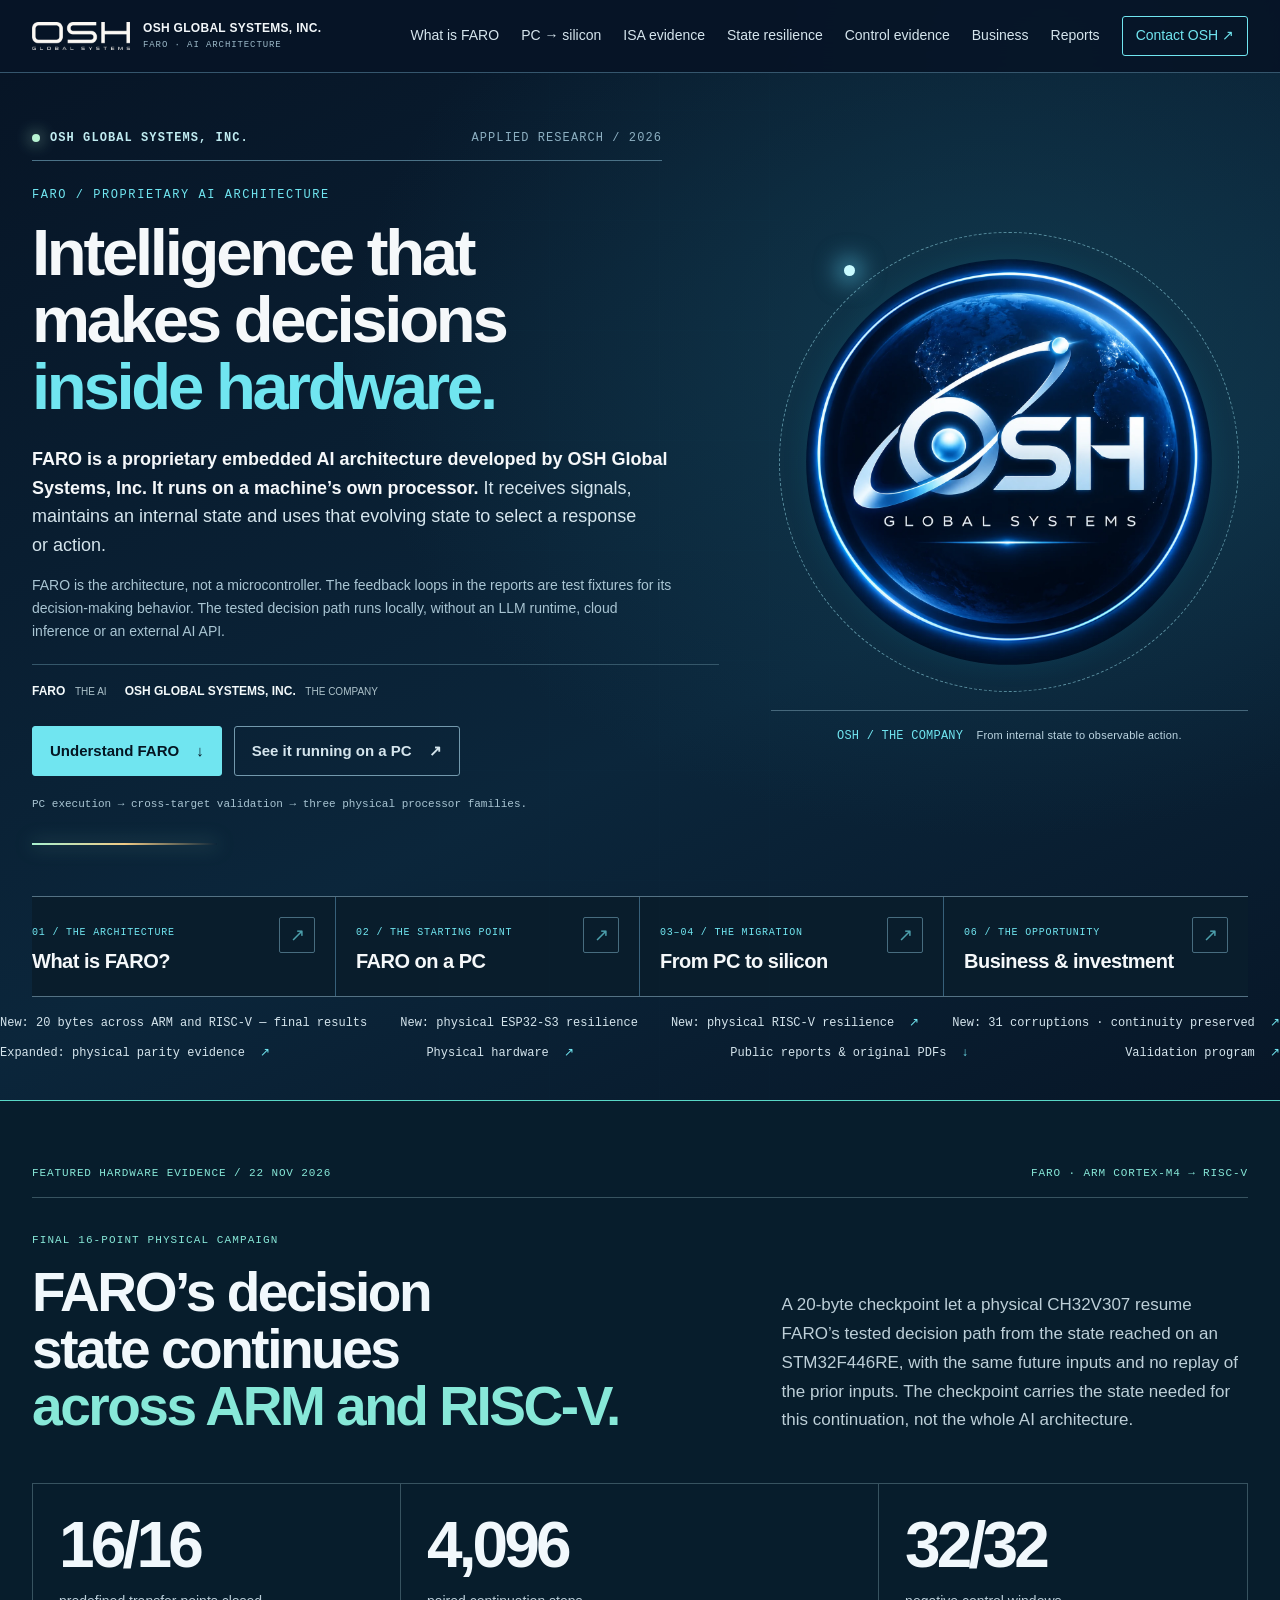
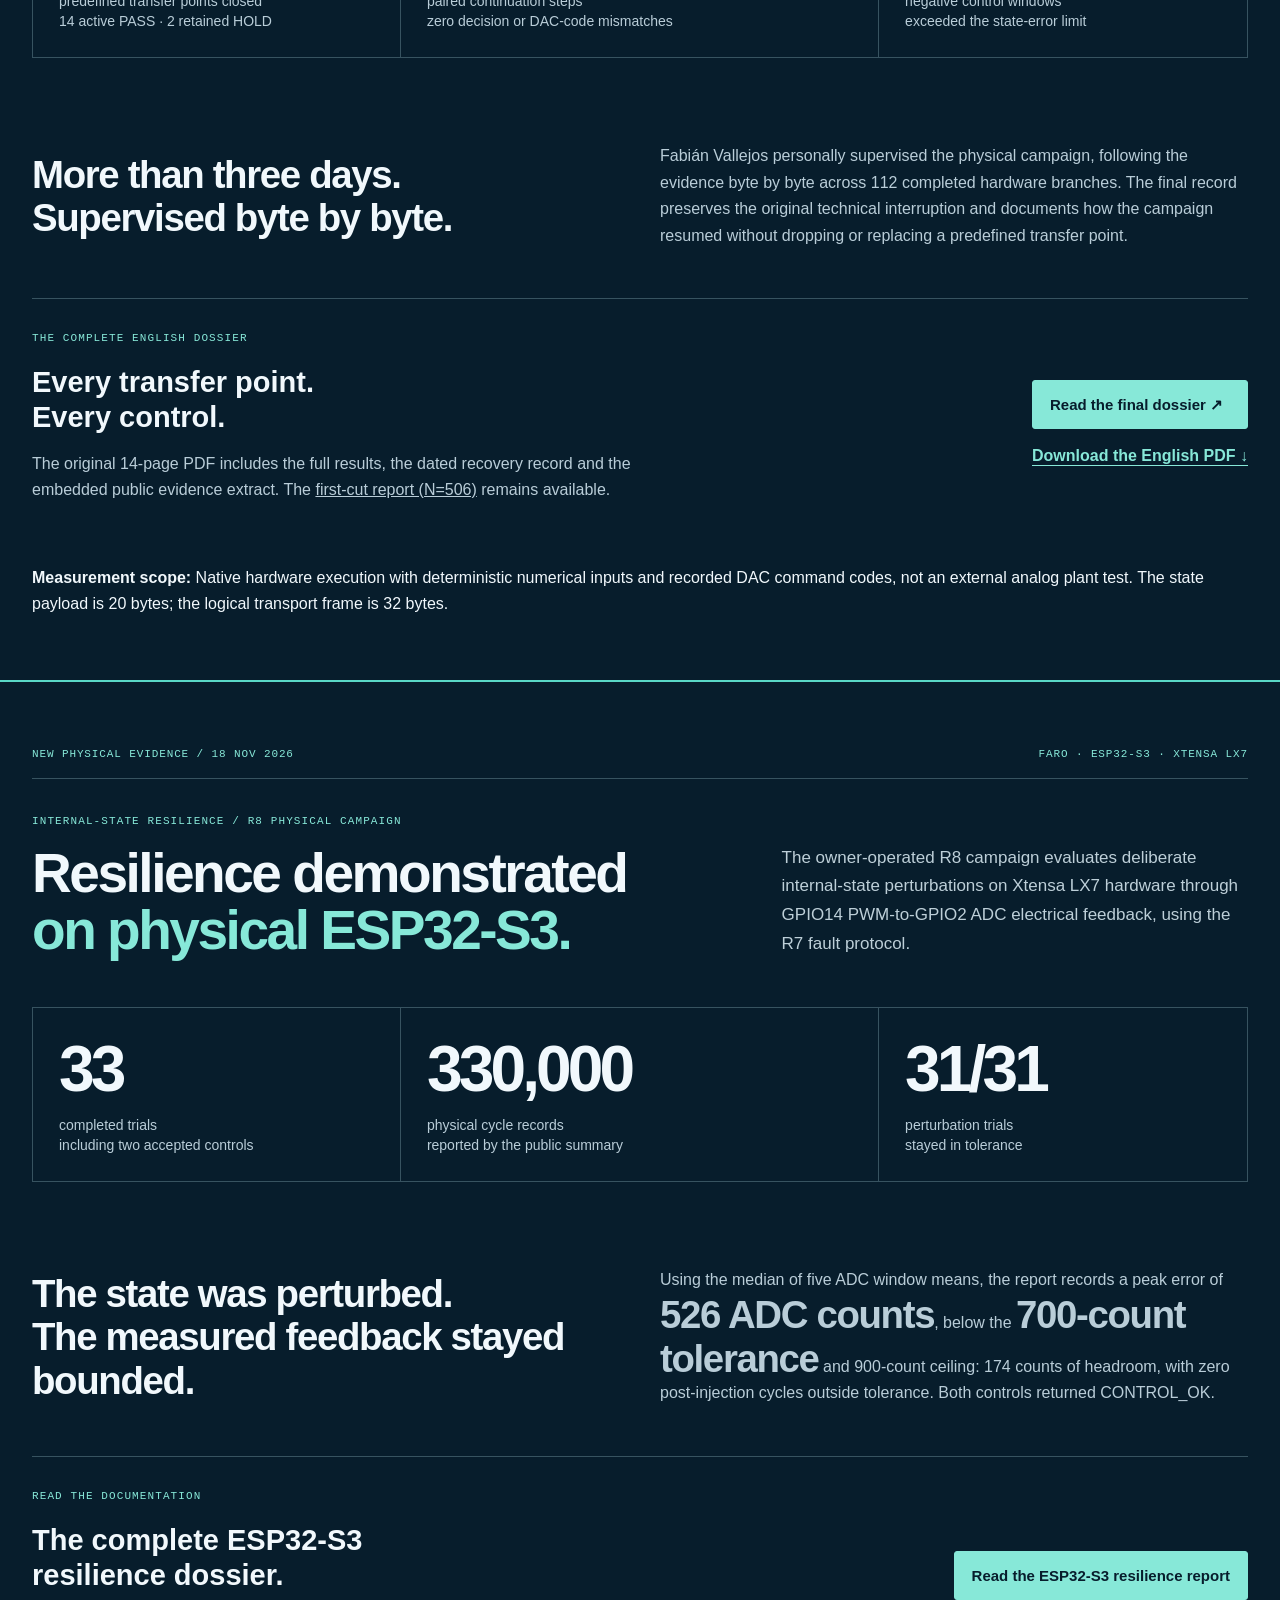
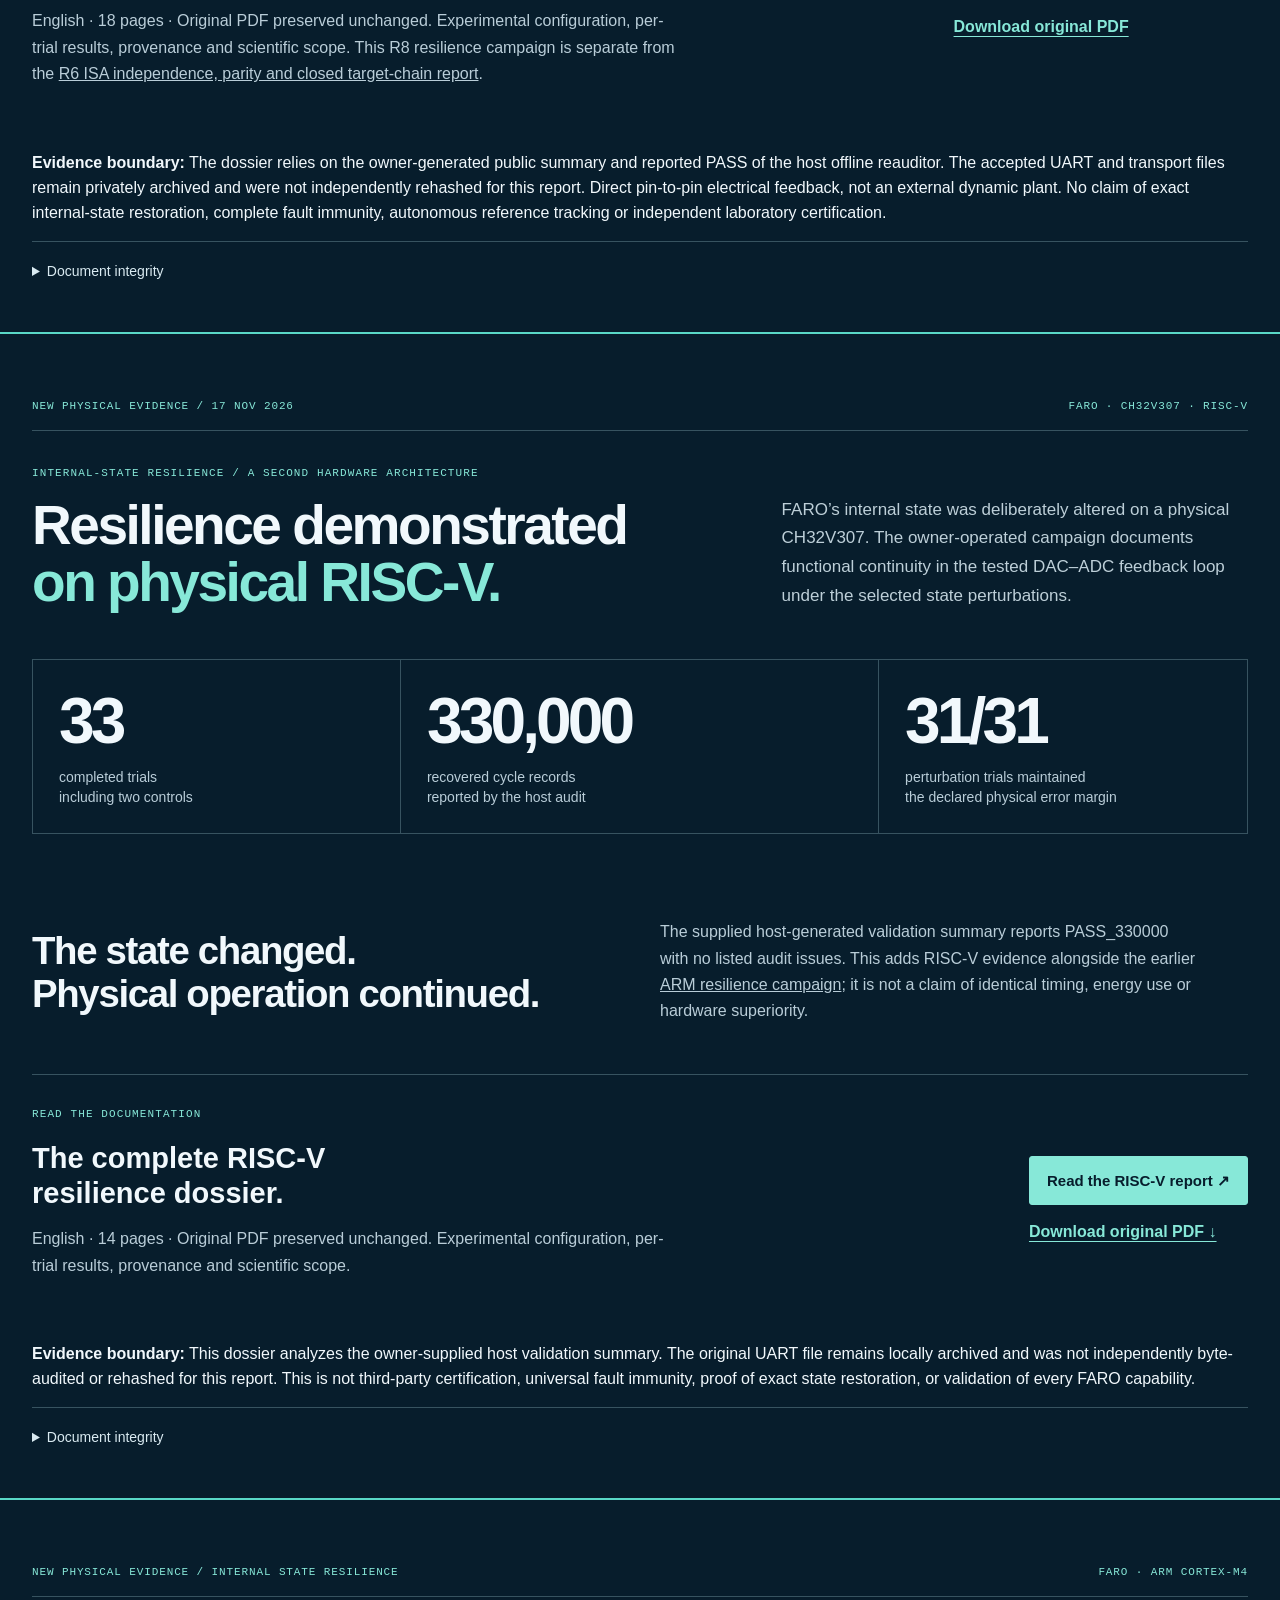
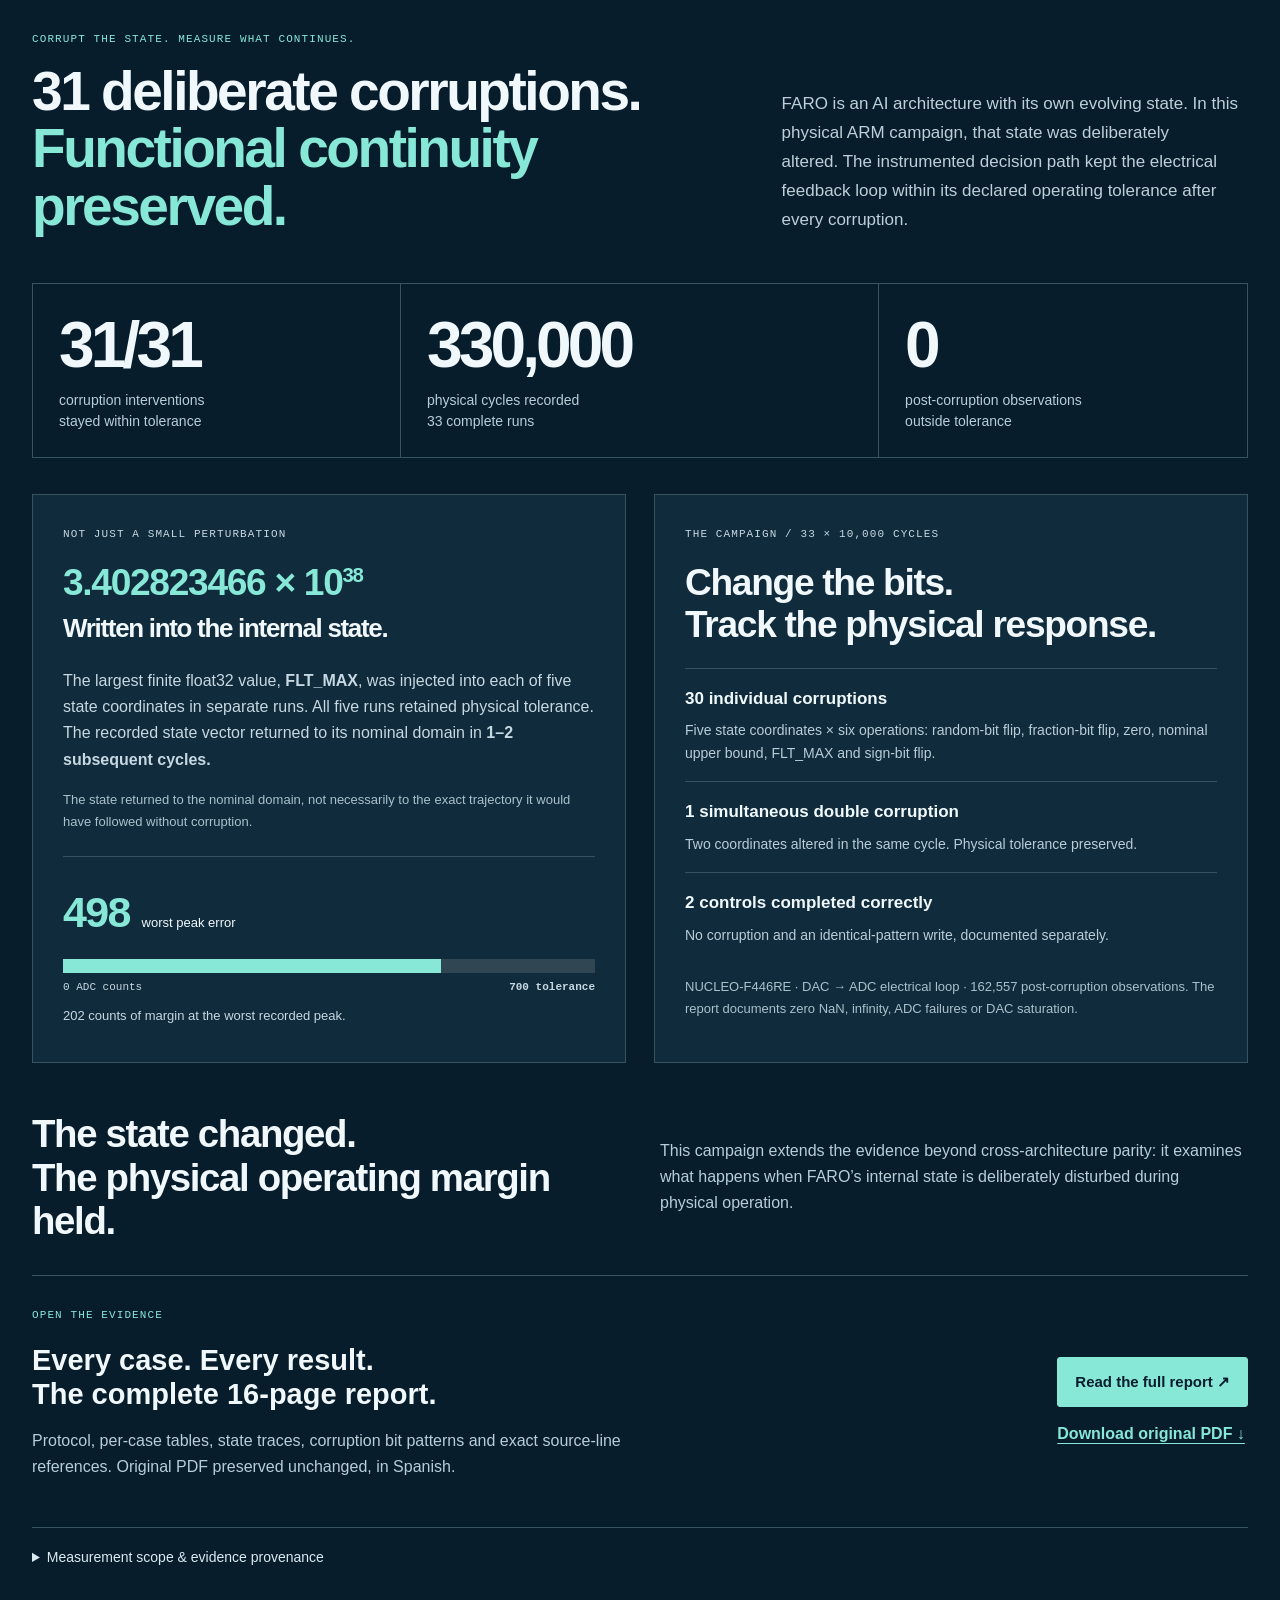
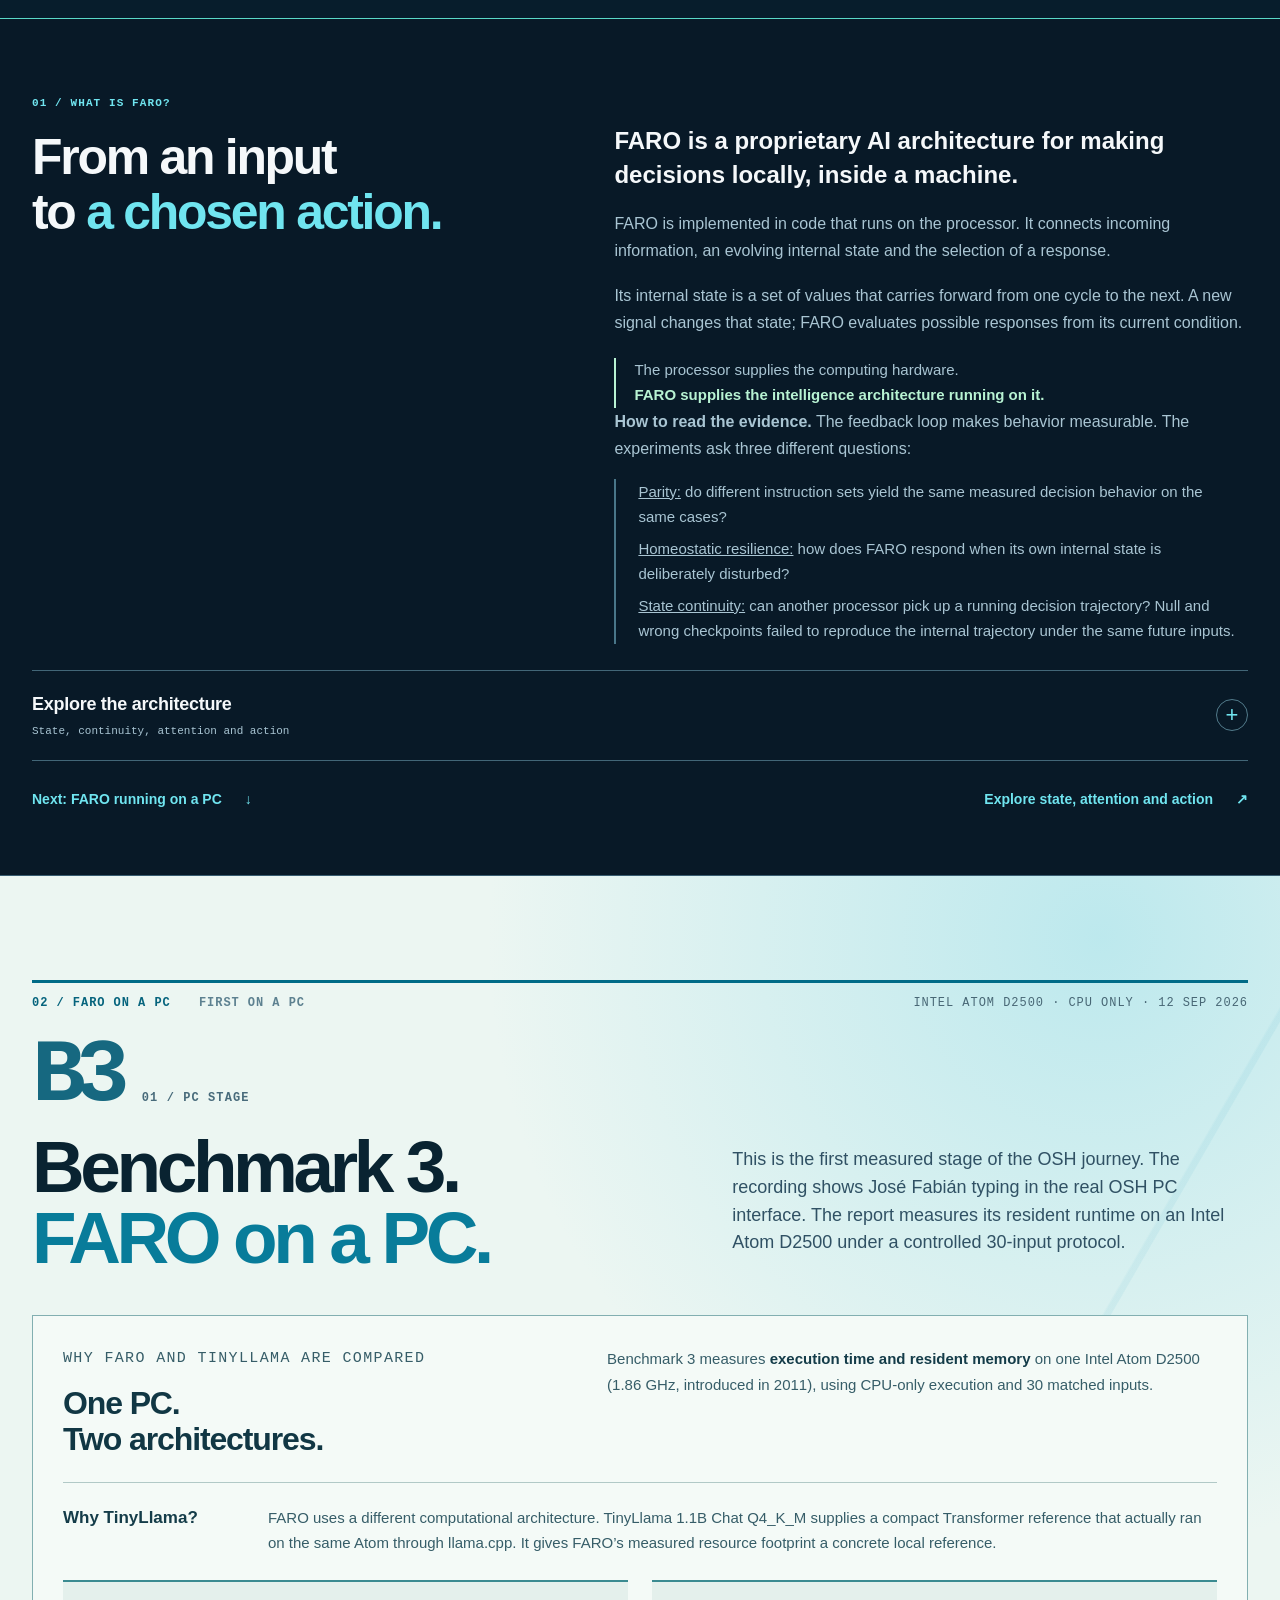
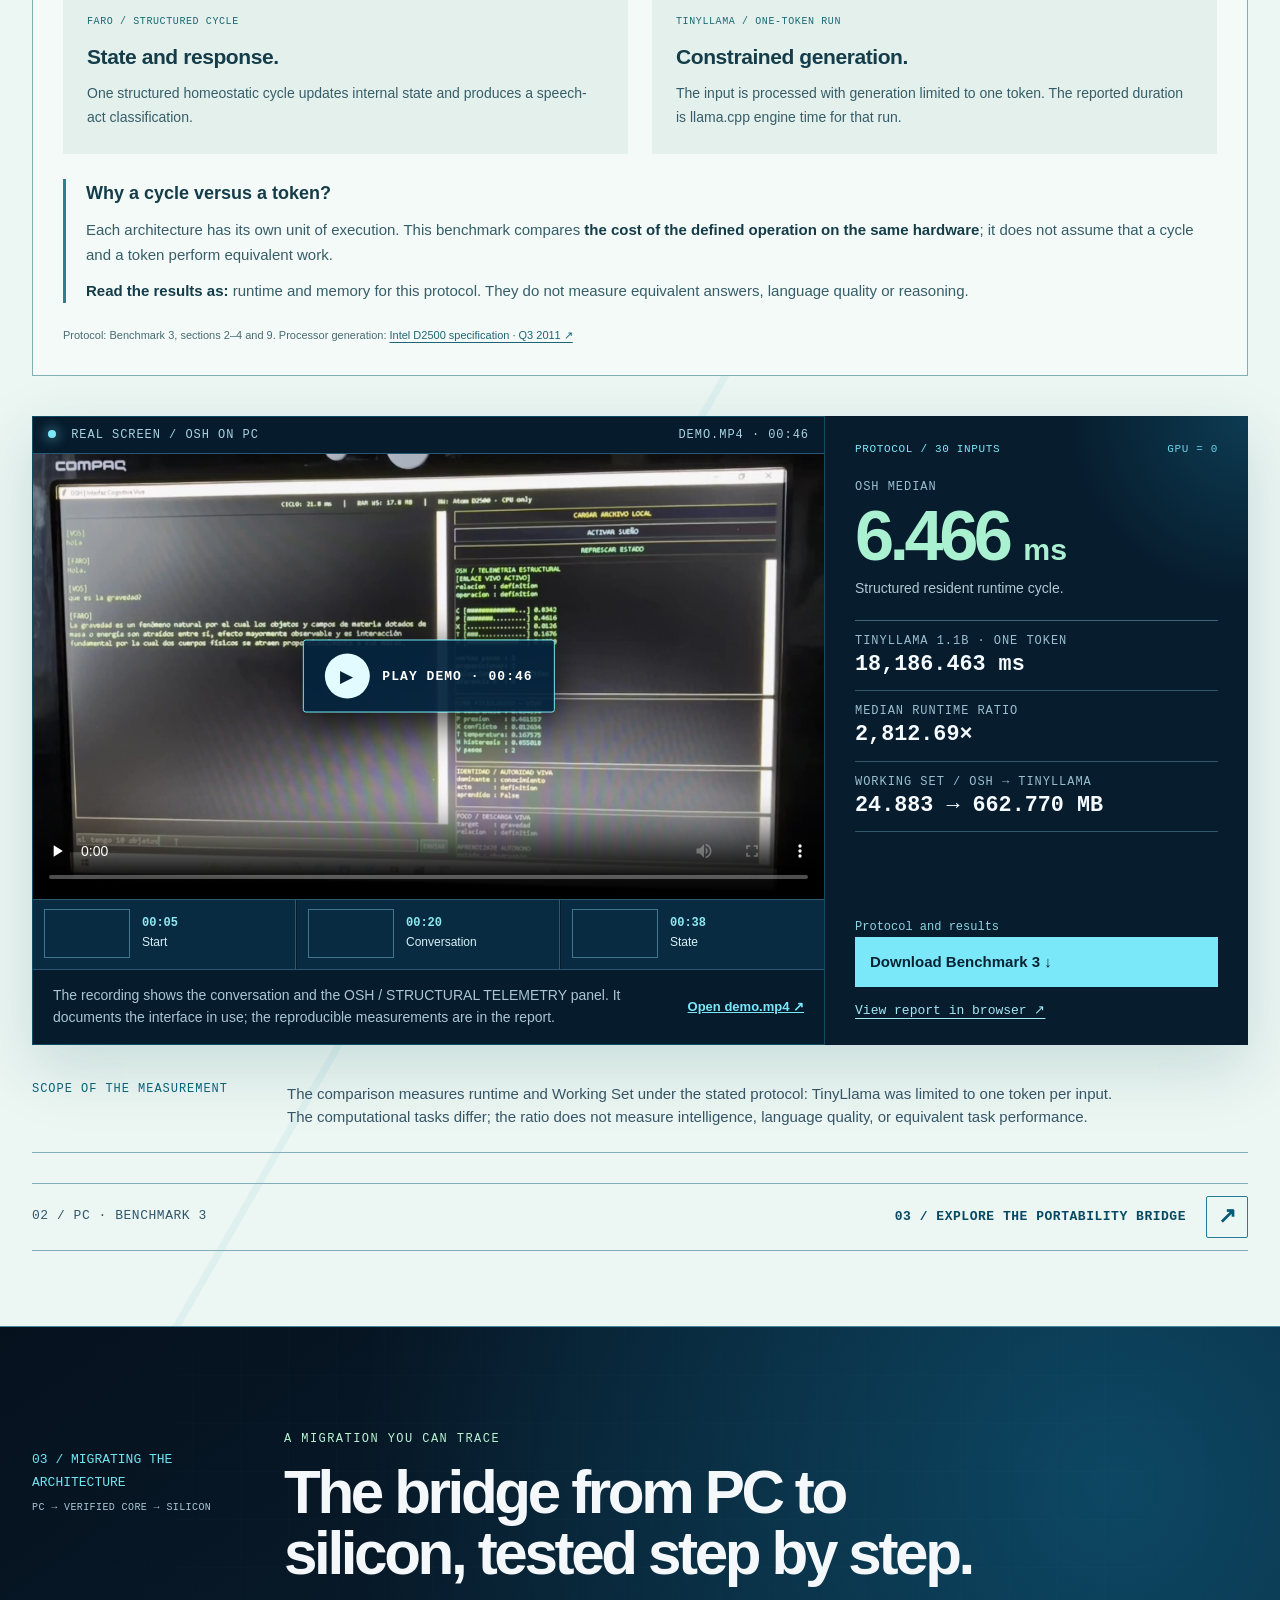
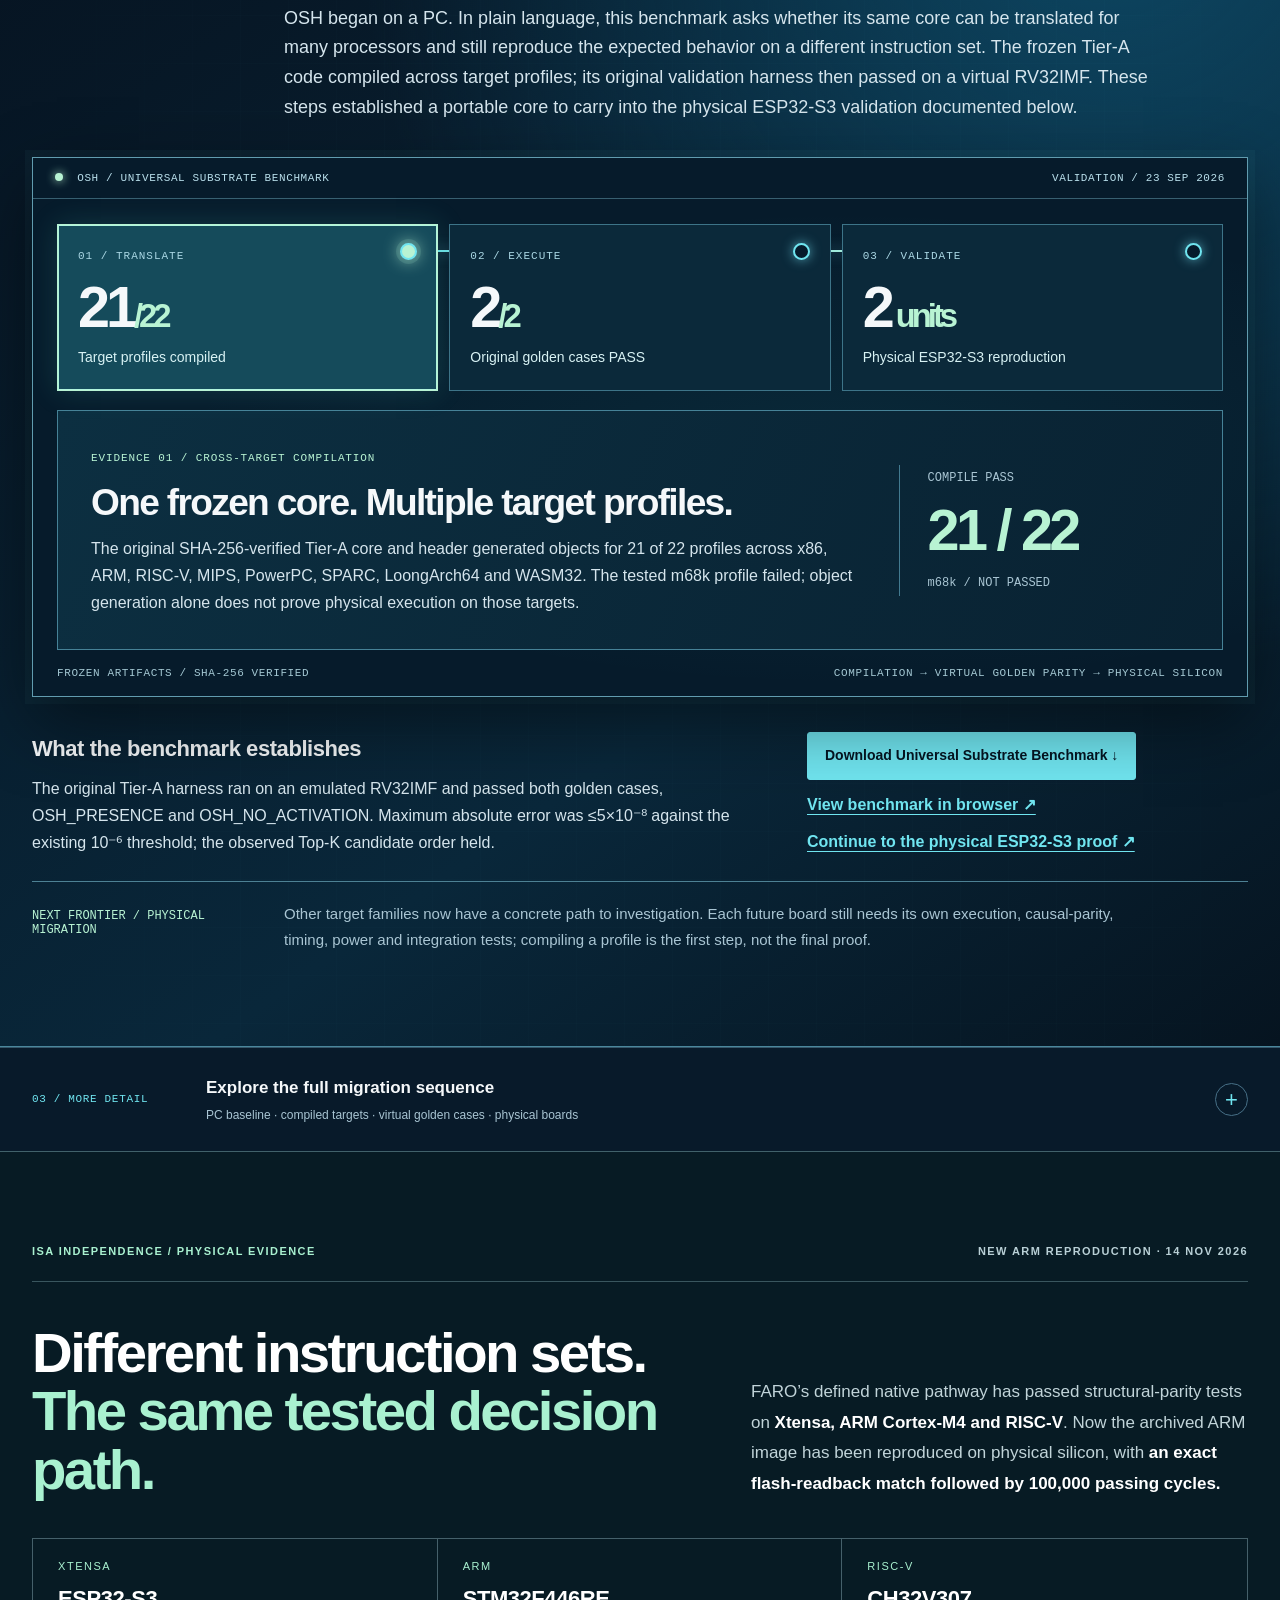
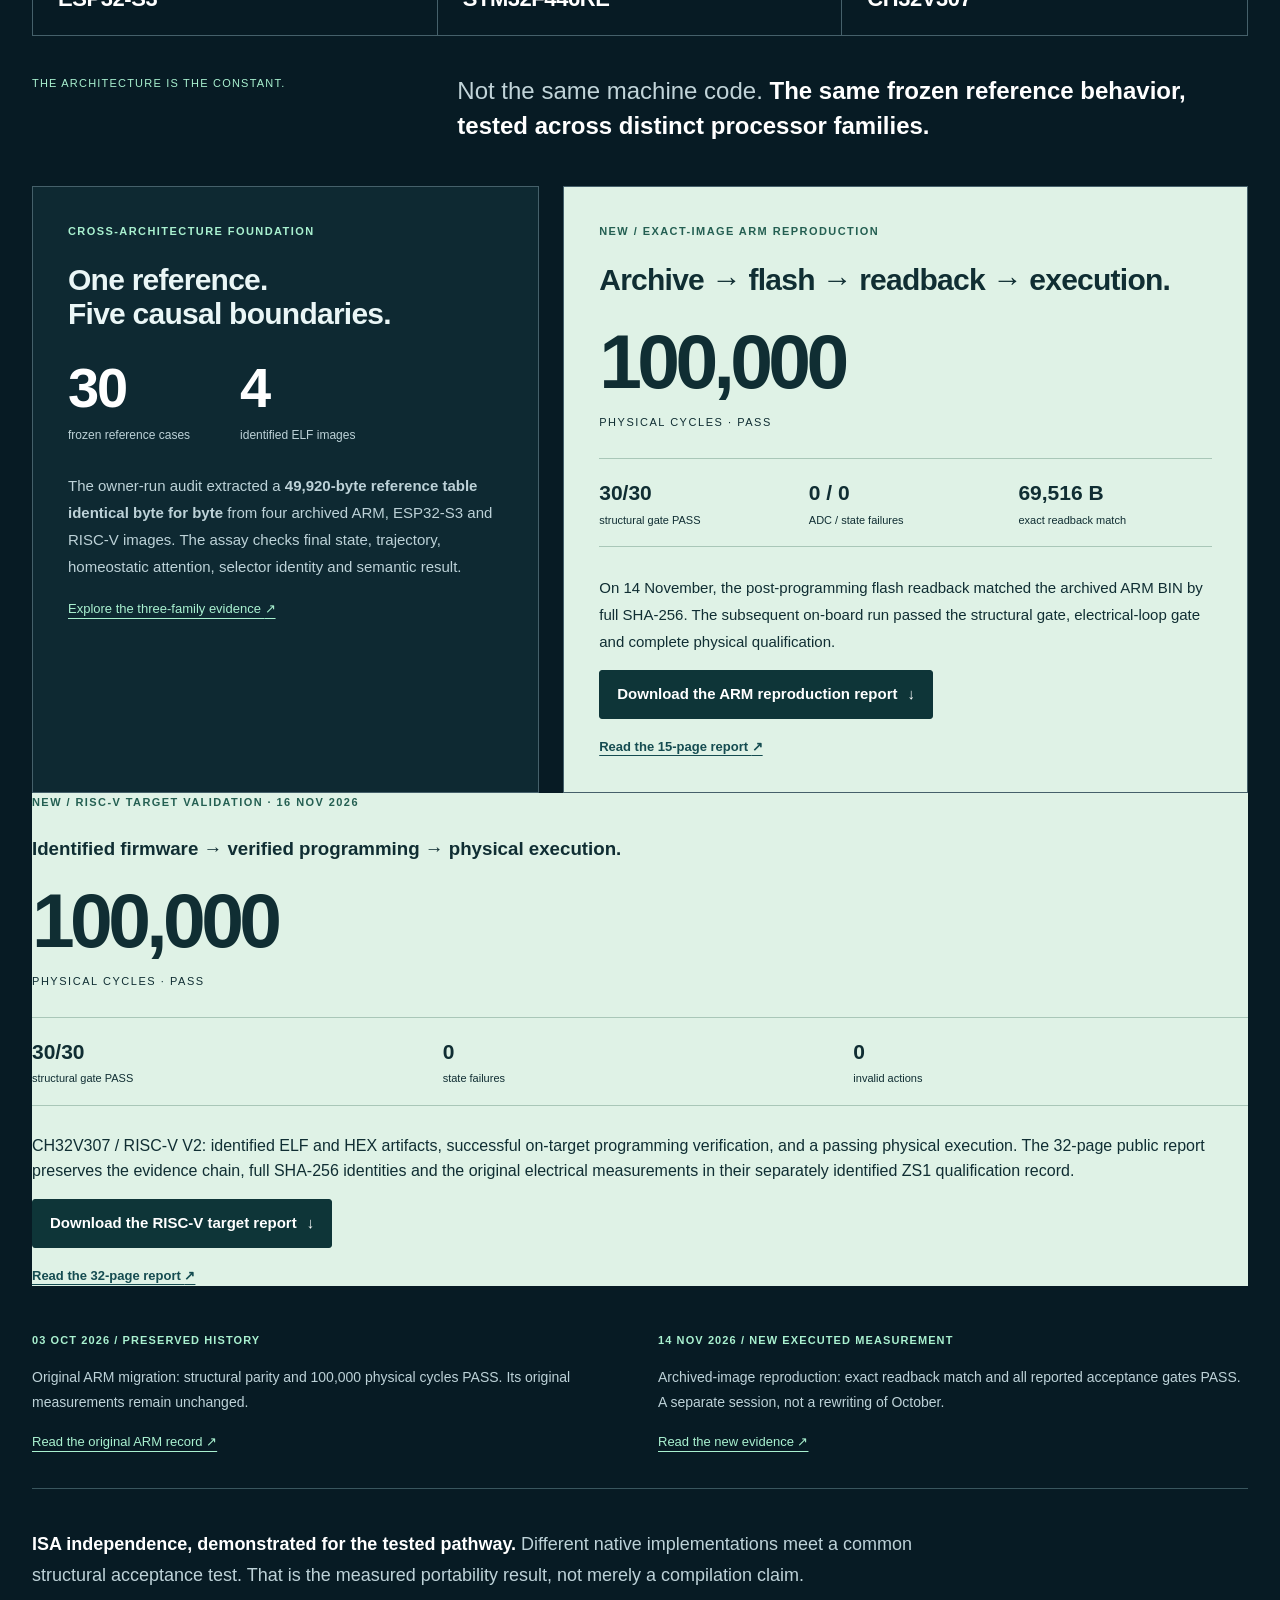
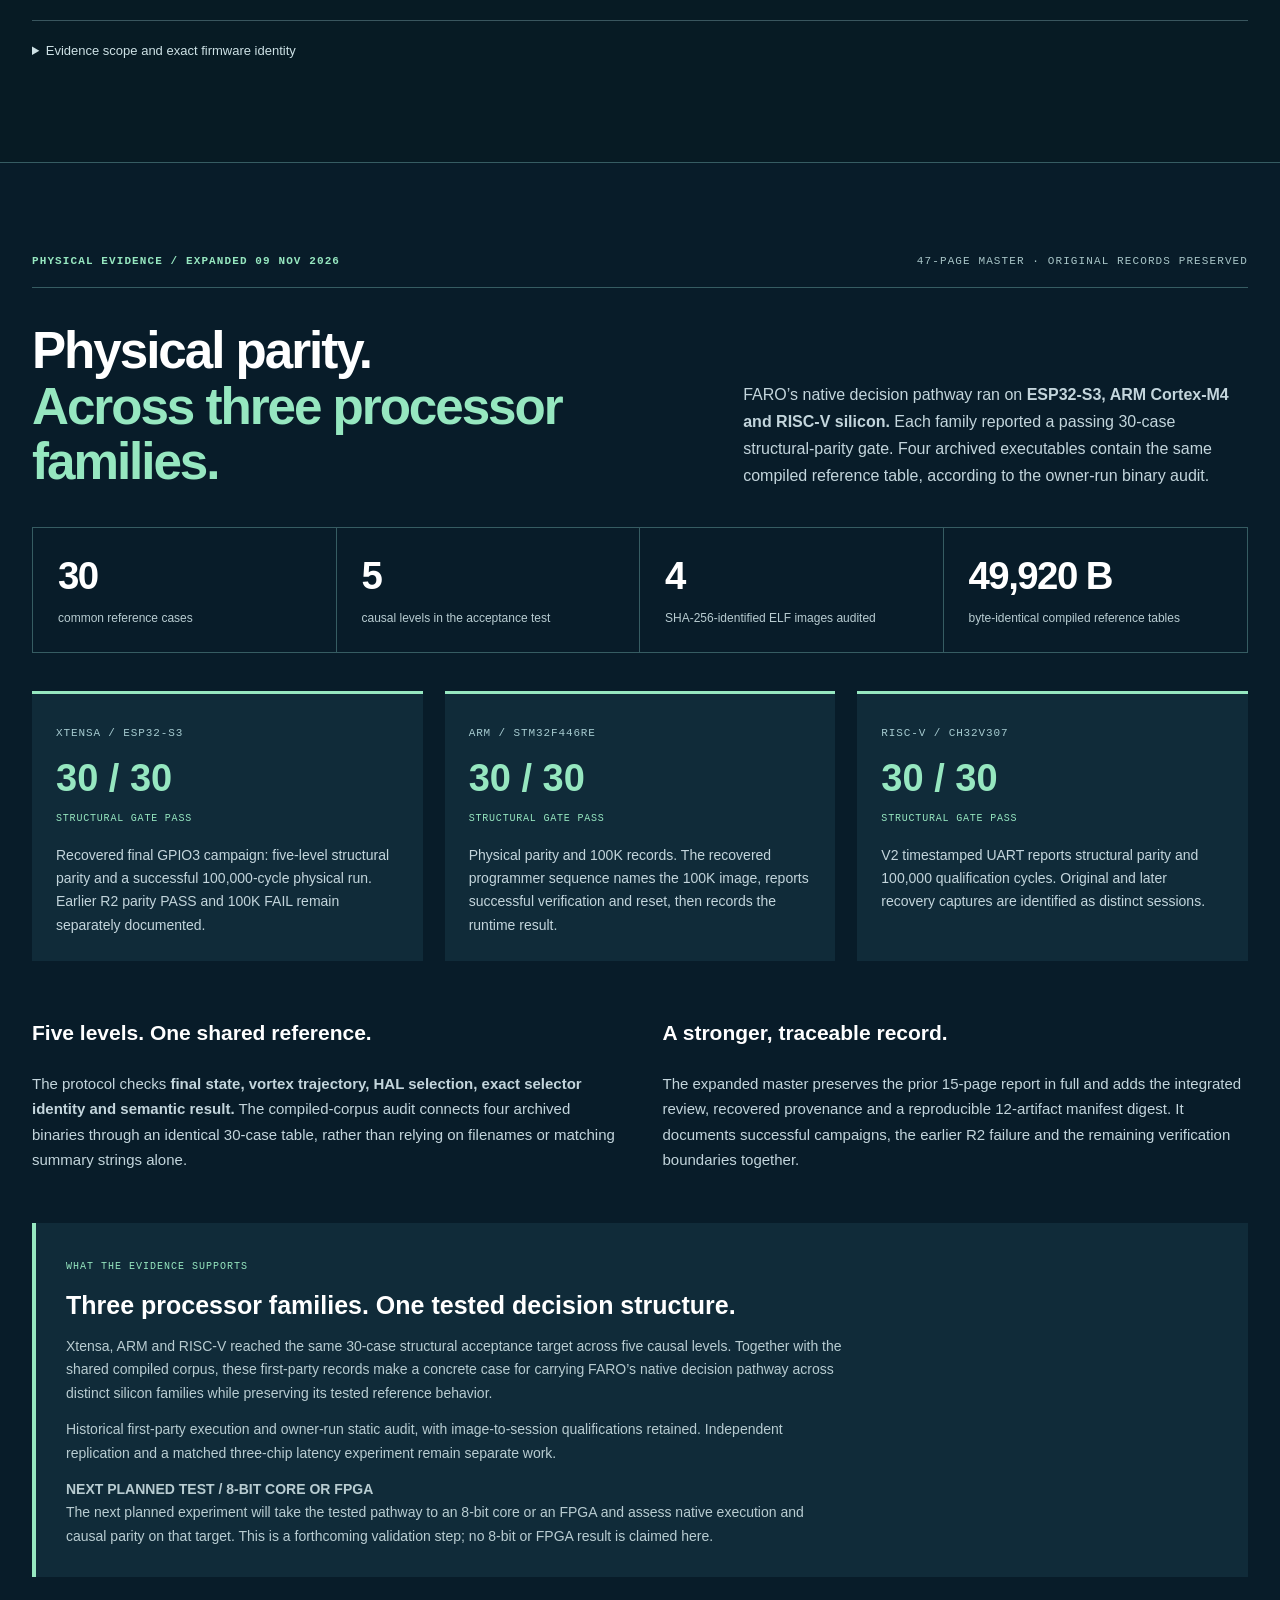
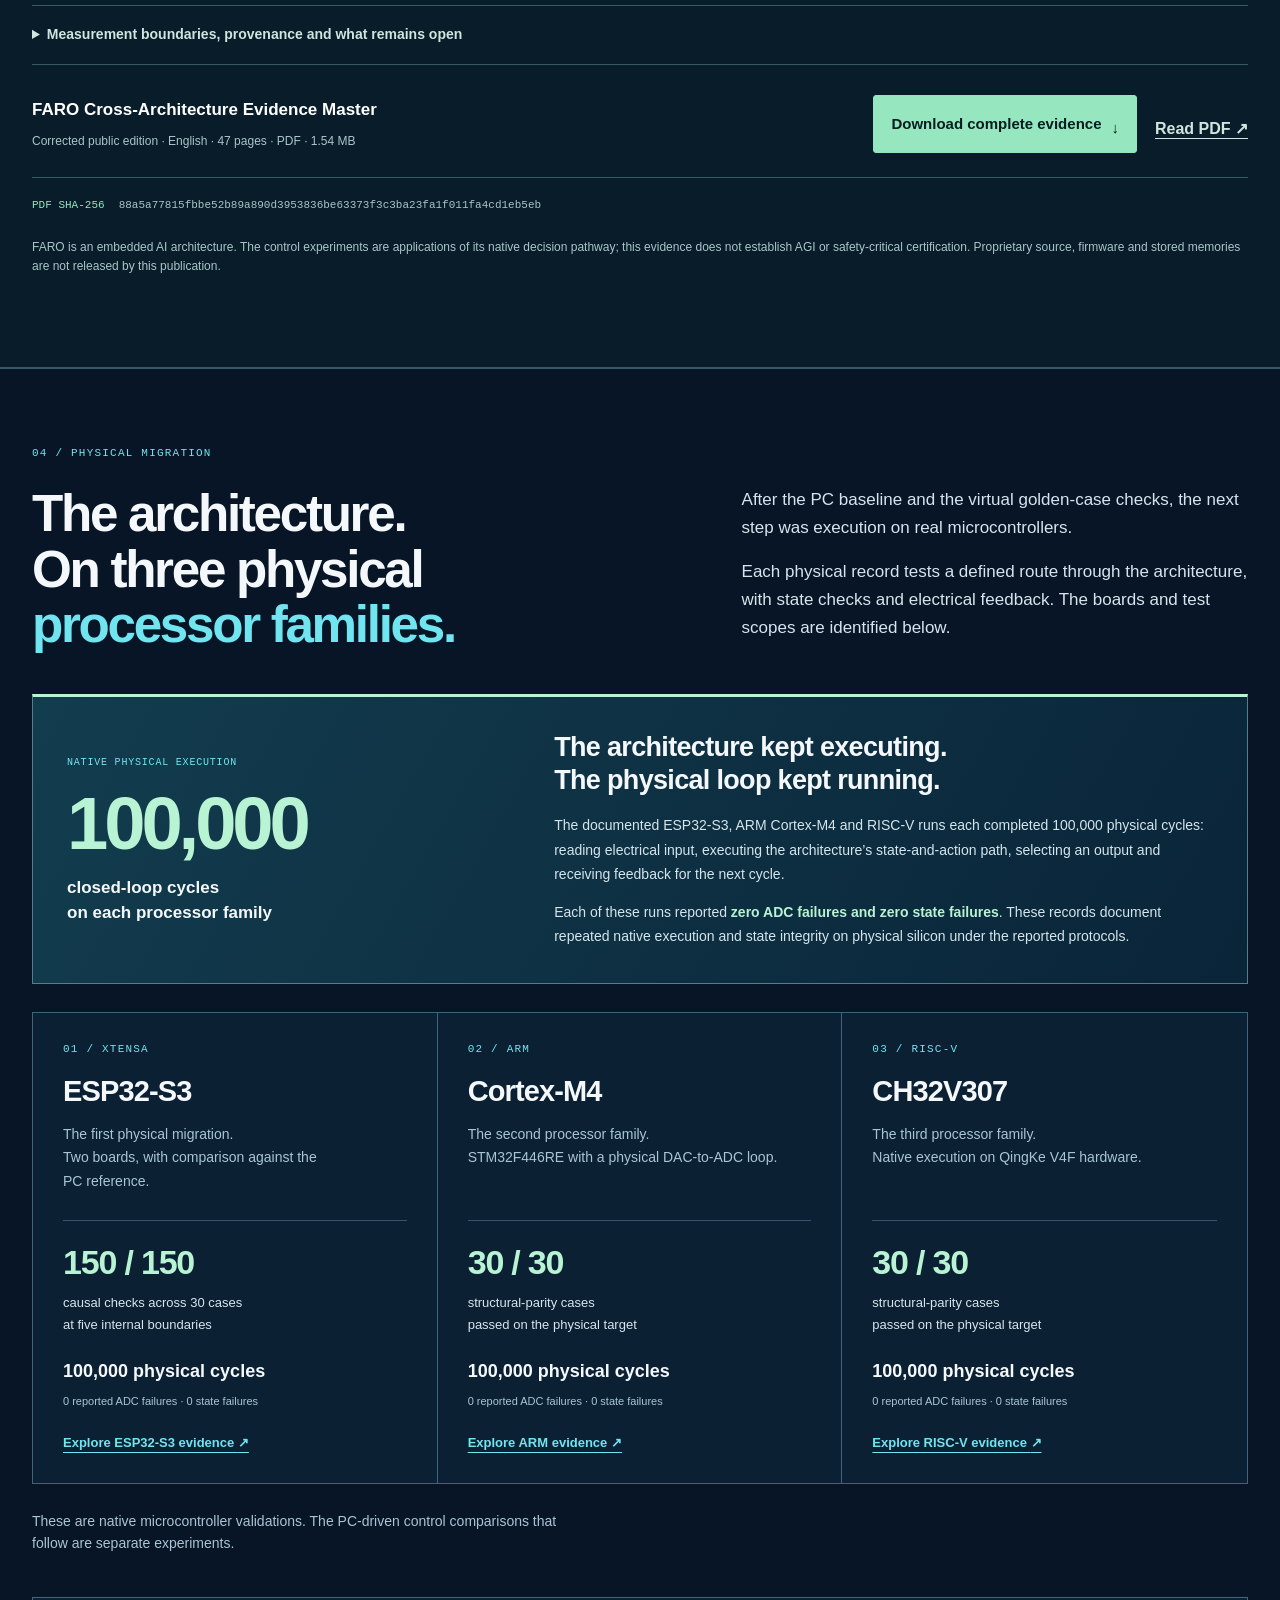
<file: index.html>
<!DOCTYPE html>

<html lang="en">
<head>
<meta charset="utf-8"/>
<meta http-equiv="Content-Security-Policy" content="default-src 'none'; script-src 'self'; script-src-attr 'none'; style-src 'self'; style-src-attr 'none'; img-src 'self'; font-src 'self'; media-src 'self' https://raw.githubusercontent.com/vallejosjose964-dot/oshsystems-web/main/demo.mp4; connect-src 'none'; object-src 'none'; frame-src 'none'; worker-src 'none'; base-uri 'none'; form-action 'none'"/>
<meta name="referrer" content="no-referrer"/>
<meta content="width=device-width, initial-scale=1" name="viewport"/>
<meta content="#071526" name="theme-color"/>
<meta content="OSH Global Systems, Inc. develops FARO, a proprietary artificial intelligence architecture. From PC to silicon: physical ESP32-S3, ARM and RISC-V evidence, technical papers and control benchmarks." name="description"/>
<title>FARO — Intelligence That Makes Decisions Inside Hardware | OSH Global Systems, Inc.</title>


























<link href="./assets/site.css" rel="stylesheet"/><link href="./assets/enhancements.css?v=20261116-state-resilience" rel="stylesheet"/><link href="https://oshsystems.com/" rel="canonical"/><link href="./assets/osh-original-social.png" rel="icon" type="image/png"/><meta content="website" property="og:type"/><meta content="FARO — Intelligence That Makes Decisions Inside Hardware | OSH Global Systems, Inc." property="og:title"/><meta content="OSH Global Systems, Inc. develops FARO, a proprietary artificial intelligence architecture. From PC to silicon: physical ESP32-S3, ARM and RISC-V evidence, technical papers and control benchmarks." property="og:description"/><meta content="https://oshsystems.com/" property="og:url"/><meta content="OSH Global Systems, Inc." property="og:site_name"/><meta content="https://oshsystems.com/assets/osh-original-social.png" property="og:image"/><meta content="OSH Global Systems" property="og:image:alt"/><meta content="summary" name="twitter:card"/></head>
<body>
<a class="skip" href="#contenido">Skip to content</a>
<header class="mast"><nav aria-label="Main navigation" class="nav wrap"><a aria-label="OSH Global Systems, Inc. — Home" class="brand osh02-brand" href="#inicio"><img alt="OSH Global Systems" decoding="async" height="168" src="./logo.png" width="600"/><span class="osh02-brand-copy"><strong>OSH GLOBAL SYSTEMS, INC.</strong><small>FARO · AI ARCHITECTURE</small></span></a><button aria-controls="navlinks" aria-expanded="false" class="menu" type="button">Menu</button><div class="links" id="navlinks"><a href="#que-es">What is FARO</a><a href="#benchmark3">PC → silicon</a><a href="#isa-independence">ISA evidence</a><a href="#state-resilience">State resilience</a><a href="#control-evidence">Control evidence</a><a href="#negocio">Business</a><a href="#documentos">Reports</a><a class="nav-action" href="#contacto">Contact OSH ↗</a></div></nav><div aria-hidden="true" class="reading-progress"></div></header>
<main id="contenido" tabindex="-1">
<div class="hero wrap clear-intro iv-hero" id="inicio">
<div class="hero-grid"><div class="hero-copy">
<div class="hero-kicker"><span aria-hidden="true" class="live-mark"></span> OSH GLOBAL SYSTEMS, INC. <span class="hero-kicker-side">APPLIED RESEARCH / 2026</span></div>
<p class="iv-product">FARO / PROPRIETARY AI ARCHITECTURE</p>
<h1 class="iv-title"><span>Intelligence that</span><span>makes decisions</span><em>inside hardware.</em></h1>
<p class="hero-lead"><strong>FARO is a proprietary embedded AI architecture developed by OSH Global Systems, Inc. It runs on a machine’s own processor.</strong> It receives signals, maintains an internal state and uses that evolving state to select a response or action.</p><p class="hero-use">FARO is the architecture, not a microcontroller. The feedback loops in the reports are test fixtures for its decision-making behavior. The tested decision path runs locally, without an LLM runtime, cloud inference or an external AI API.</p><div aria-label="Brand identity" class="rv26-identity"><span><strong>FARO</strong> THE AI</span><span><strong>OSH GLOBAL SYSTEMS, INC.</strong> THE COMPANY</span></div>
<div class="actions"><a class="button" href="#que-es">Understand FARO <span aria-hidden="true">↓</span></a><a class="button secondary" href="#benchmark3">See it running on a PC <span aria-hidden="true">↗</span></a></div>
<p class="iv-hero-foot">PC execution → cross-target validation → three physical processor families.</p>
</div><figure class="hero-plate"><div class="hero-orbital"><div aria-hidden="true" class="orbit orbit-outer"></div><div aria-hidden="true" class="orbit orbit-inner"></div><img alt="OSH Global Systems orbital emblem" decoding="async" fetchpriority="high" height="1254" src="./assets/evidence-3a903c7cd8a52581.webp" width="1254"/></div><figcaption><span>OSH / THE COMPANY</span> From internal state to observable action.</figcaption></figure></div>
<div aria-label="Start here" class="index iv-index"><a href="#que-es"><small>01 / THE ARCHITECTURE</small><b>What is FARO?</b></a><a href="#benchmark3"><small>02 / THE STARTING POINT</small><b>FARO on a PC</b></a><a href="#microcontroladores"><small>03–04 / THE MIGRATION</small><b>From PC to silicon</b></a><a href="#negocio"><small>06 / THE OPPORTUNITY</small><b>Business &amp; investment</b></a></div><nav aria-label="Quick access" class="quick-access"><a href="#faro-20b-final">New: 20 bytes across ARM and RISC-V — final results</a><a href="#esp32s3-state-resilience">New: physical ESP32-S3 resilience</a><a href="#riscv-state-resilience">New: physical RISC-V resilience <span aria-hidden="true">↗</span></a><a href="#state-resilience">New: 31 corruptions · continuity preserved <span aria-hidden="true">↗</span></a><a href="#cross-architecture-parity">Expanded: physical parity evidence <span aria-hidden="true">↗</span></a><a href="#physical-migrations">Physical hardware <span aria-hidden="true">↗</span></a><a href="#documentos">Public reports &amp; original PDFs <span aria-hidden="true">↓</span></a><a href="#independent-validation">Validation program <span aria-hidden="true">↗</span></a></nav>
</div>

<section class="hsr-section" id="faro-20b-final" aria-labelledby="faro-20b-final-title"><div class="wrap">
<div class="hsr-topline"><span>FEATURED HARDWARE EVIDENCE / 22 NOV 2026</span><span>FARO · ARM CORTEX-M4 → RISC-V</span></div>
<div class="hsr-heading"><div><p class="hsr-eyebrow">FINAL 16-POINT PHYSICAL CAMPAIGN</p><h2 id="faro-20b-final-title">FARO’s decision state continues<br/><em>across ARM and RISC-V.</em></h2></div><p>A 20-byte checkpoint let a physical CH32V307 resume FARO’s tested decision path from the state reached on an STM32F446RE, with the same future inputs and no replay of the prior inputs. The checkpoint carries the state needed for this continuation, not the whole AI architecture.</p></div>
<div class="hsr-metrics"><div><strong>16/16</strong><span>predefined transfer points closed<br/>14 active PASS · 2 retained HOLD</span></div><div><strong>4,096</strong><span>paired continuation steps<br/>zero decision or DAC-code mismatches</span></div><div><strong>32/32</strong><span>negative control windows<br/>exceeded the state-error limit</span></div></div>
<div class="hsr-verdict"><strong>More than three days.<br/>Supervised byte by byte.</strong><p>Fabián Vallejos personally supervised the physical campaign, following the evidence byte by byte across 112 completed hardware branches. The final record preserves the original technical interruption and documents how the campaign resumed without dropping or replacing a predefined transfer point.</p></div>
<div class="hsr-evidence"><div><p class="hsr-eyebrow">THE COMPLETE ENGLISH DOSSIER</p><h3>Every transfer point.<br/>Every control.</h3><p>The original 14-page PDF includes the full results, the dated recovery record and the embedded public evidence extract. The <a href="#faro-20b-n506-report">first-cut report (N=506)</a> remains available.</p></div><div class="hsr-downloads"><a class="button" href="./FARO_OSH_20_BYTES_ARM_RISCV_16_POINT_FINAL_DOSSIER_EN.pdf" target="_blank" rel="noopener noreferrer">Read the final dossier ↗</a><a class="textlink" href="./FARO_OSH_20_BYTES_ARM_RISCV_16_POINT_FINAL_DOSSIER_EN.pdf" download="FARO_OSH_20_BYTES_ARM_RISCV_16_POINT_FINAL_DOSSIER_EN.pdf">Download the English PDF ↓</a></div></div>
<p class="hsr-small"><strong>Measurement scope:</strong> Native hardware execution with deterministic numerical inputs and recorded DAC command codes, not an external analog plant test. The state payload is 20 bytes; the logical transport frame is 32 bytes.</p>
</div></section>
<section class="hsr-section" id="esp32s3-state-resilience" aria-labelledby="esp32s3-hsr-title"><div class="wrap">
<div class="hsr-topline"><span>NEW PHYSICAL EVIDENCE / 18 NOV 2026</span><span>FARO · ESP32-S3 · XTENSA LX7</span></div>
<div class="hsr-heading"><div><p class="hsr-eyebrow">INTERNAL-STATE RESILIENCE / R8 PHYSICAL CAMPAIGN</p><h2 id="esp32s3-hsr-title">Resilience demonstrated<br/><em>on physical ESP32-S3.</em></h2></div><p>The owner-operated R8 campaign evaluates deliberate internal-state perturbations on Xtensa LX7 hardware through GPIO14 PWM-to-GPIO2 ADC electrical feedback, using the R7 fault protocol.</p></div>
<div class="hsr-metrics"><div><strong>33</strong><span>completed trials<br/>including two accepted controls</span></div><div><strong>330,000</strong><span>physical cycle records<br/>reported by the public summary</span></div><div><strong>31/31</strong><span>perturbation trials<br/>stayed in tolerance</span></div></div>
<div class="hsr-verdict"><strong>The state was perturbed.<br/>The measured feedback stayed bounded.</strong><p>Using the median of five ADC window means, the report records a peak error of <strong>526 ADC counts</strong>, below the <strong>700-count tolerance</strong> and 900-count ceiling: 174 counts of headroom, with zero post-injection cycles outside tolerance. Both controls returned CONTROL_OK.</p></div>
<div class="hsr-evidence"><div><p class="hsr-eyebrow">READ THE DOCUMENTATION</p><h3>The complete ESP32-S3<br/>resilience dossier.</h3><p>English · 18 pages · Original PDF preserved unchanged. Experimental configuration, per-trial results, provenance and scientific scope. This R8 resilience campaign is separate from the <a href="#esp32s3-r6-report">R6 ISA independence, parity and closed target-chain report</a>.</p></div><div class="hsr-downloads"><a class="button" href="./OSH_FARO_ESP32S3_R8_Physical_Resilience_Final_EN.pdf" target="_blank" rel="noopener noreferrer">Read the ESP32-S3 resilience report</a><a class="textlink" href="./OSH_FARO_ESP32S3_R8_Physical_Resilience_Final_EN.pdf" download="OSH_FARO_ESP32S3_R8_Physical_Resilience_Final_EN.pdf">Download original PDF</a></div></div>
<p class="hsr-small"><strong>Evidence boundary:</strong> The dossier relies on the owner-generated public summary and reported PASS of the host offline reauditor. The accepted UART and transport files remain privately archived and were not independently rehashed for this report. Direct pin-to-pin electrical feedback, not an external dynamic plant. No claim of exact internal-state restoration, complete fault immunity, autonomous reference tracking or independent laboratory certification.</p>
<details class="hsr-scope"><summary>Document integrity</summary><p>SHA-256 of this published PDF (not the UART capture):<br/><code>55690ee28af648ca621e28b6b0a16692920487ef6966d2877a07ad0d0648ecf3</code></p><p>Only the public dossier is published here. Proprietary sources, firmware binaries and internal memories are not included.</p></details>
</div></section>
<section class="hsr-section" id="riscv-state-resilience" aria-labelledby="riscv-hsr-title"><div class="wrap">
<div class="hsr-topline"><span>NEW PHYSICAL EVIDENCE / 17 NOV 2026</span><span>FARO · CH32V307 · RISC-V</span></div>
<div class="hsr-heading"><div><p class="hsr-eyebrow">INTERNAL-STATE RESILIENCE / A SECOND HARDWARE ARCHITECTURE</p><h2 id="riscv-hsr-title">Resilience demonstrated<br/><em>on physical RISC-V.</em></h2></div><p>FARO’s internal state was deliberately altered on a physical CH32V307. The owner-operated campaign documents functional continuity in the tested DAC–ADC feedback loop under the selected state perturbations.</p></div>
<div class="hsr-metrics"><div><strong>33</strong><span>completed trials<br/>including two controls</span></div><div><strong>330,000</strong><span>recovered cycle records<br/>reported by the host audit</span></div><div><strong>31/31</strong><span>perturbation trials maintained<br/>the declared physical error margin</span></div></div>
<div class="hsr-verdict"><strong>The state changed.<br/>Physical operation continued.</strong><p>The supplied host-generated validation summary reports PASS_330000 with no listed audit issues. This adds RISC-V evidence alongside the earlier <a href="#state-resilience">ARM resilience campaign</a>; it is not a claim of identical timing, energy use or hardware superiority.</p></div>
<div class="hsr-evidence"><div><p class="hsr-eyebrow">READ THE DOCUMENTATION</p><h3>The complete RISC-V<br/>resilience dossier.</h3><p>English · 14 pages · Original PDF preserved unchanged. Experimental configuration, per-trial results, provenance and scientific scope.</p></div><div class="hsr-downloads"><a class="button" href="./OSH_FARO_RISCV_RESILIENCE_33_330K_20261117_EN.pdf" target="_blank" rel="noopener noreferrer">Read the RISC-V report ↗</a><a class="textlink" href="./OSH_FARO_RISCV_RESILIENCE_33_330K_20261117_EN.pdf" download="OSH_FARO_RISCV_RESILIENCE_33_330K_20261117_EN.pdf">Download original PDF ↓</a></div></div>
<p class="hsr-small"><strong>Evidence boundary:</strong> This dossier analyzes the owner-supplied host validation summary. The original UART file remains locally archived and was not independently byte-audited or rehashed for this report. This is not third-party certification, universal fault immunity, proof of exact state restoration, or validation of every FARO capability.</p>
<details class="hsr-scope"><summary>Document integrity</summary><p>SHA-256 of this published PDF (not the UART capture):<br/><code>d87a0bcb8332250552fe344d52d8ec6f30fe8af6b78d629bbad8aa4b7c14fb7d</code></p><p>Only the public dossier is published here. Proprietary sources, firmware binaries and internal memories are not included.</p></details>
</div></section>
<section class="hsr-section" id="state-resilience" aria-labelledby="hsr-title"><div class="wrap">
<div class="hsr-topline"><span>NEW PHYSICAL EVIDENCE / INTERNAL STATE RESILIENCE</span><span>FARO · ARM CORTEX-M4</span></div>
<div class="hsr-heading"><div><p class="hsr-eyebrow">CORRUPT THE STATE. MEASURE WHAT CONTINUES.</p><h2 id="hsr-title">31 deliberate corruptions.<br/><em>Functional continuity preserved.</em></h2></div><p>FARO is an AI architecture with its own evolving state. In this physical ARM campaign, that state was deliberately altered. The instrumented decision path kept the electrical feedback loop within its declared operating tolerance after every corruption.</p></div>
<div class="hsr-metrics"><div><strong>31/31</strong><span>corruption interventions<br/>stayed within tolerance</span></div><div><strong>330,000</strong><span>physical cycles recorded<br/>33 complete runs</span></div><div><strong>0</strong><span>post-corruption observations<br/>outside tolerance</span></div></div>
<div class="hsr-layout"><article class="hsr-extreme"><p class="hsr-eyebrow">NOT JUST A SMALL PERTURBATION</p><h3>3.402823466 × 10<sup>38</sup><br/><span>Written into the internal state.</span></h3><p>The largest finite float32 value, <strong>FLT_MAX</strong>, was injected into each of five state coordinates in separate runs. All five runs retained physical tolerance. The recorded state vector returned to its nominal domain in <strong>1–2 subsequent cycles.</strong></p><p class="hsr-small">The state returned to the nominal domain, not necessarily to the exact trajectory it would have followed without corruption.</p><div class="hsr-gauge" aria-label="Worst post-injection peak error: 498 ADC counts; tolerance: 700 ADC counts"><div><b>498</b><span>worst peak error</span></div><div class="hsr-bar"><span></span></div><div class="hsr-scale"><span>0 ADC counts</span><strong>700 tolerance</strong></div><p>202 counts of margin at the worst recorded peak.</p></div></article>
<article class="hsr-protocol"><p class="hsr-eyebrow">THE CAMPAIGN / 33 × 10,000 CYCLES</p><h3>Change the bits.<br/>Track the physical response.</h3><ul><li><b>30 individual corruptions</b><span>Five state coordinates × six operations: random-bit flip, fraction-bit flip, zero, nominal upper bound, FLT_MAX and sign-bit flip.</span></li><li><b>1 simultaneous double corruption</b><span>Two coordinates altered in the same cycle. Physical tolerance preserved.</span></li><li><b>2 controls completed correctly</b><span>No corruption and an identical-pattern write, documented separately.</span></li></ul><p class="hsr-small">NUCLEO-F446RE · DAC → ADC electrical loop · 162,557 post-corruption observations. The report documents zero NaN, infinity, ADC failures or DAC saturation.</p></article></div>
<div class="hsr-verdict"><strong>The state changed.<br/>The physical operating margin held.</strong><p>This campaign extends the evidence beyond cross-architecture parity: it examines what happens when FARO’s internal state is deliberately disturbed during physical operation.</p></div>
<div class="hsr-evidence"><div><p class="hsr-eyebrow">OPEN THE EVIDENCE</p><h3>Every case. Every result.<br/>The complete 16-page report.</h3><p>Protocol, per-case tables, state traces, corruption bit patterns and exact source-line references. Original PDF preserved unchanged, in Spanish.</p></div><div class="hsr-downloads"><a class="button" href="./FARO_OSH_INTERNAL_STATE_RESILIENCE_ARM_33_REPORT.pdf" target="_blank" rel="noopener noreferrer">Read the full report ↗</a><a class="textlink" href="./FARO_OSH_INTERNAL_STATE_RESILIENCE_ARM_33_REPORT.pdf" download="FARO_OSH_INTERNAL_STATE_RESILIENCE_ARM_33_REPORT.pdf">Download original PDF ↓</a></div></div>
<details class="hsr-scope"><summary>Measurement scope &amp; evidence provenance</summary><p>The reported result applies to the tested DAC–ADC loop, fixed reference, five selected state coordinates and these 31 corruption interventions. Tolerance was 700 ADC counts (17.09% of full scale). Injections followed stabilization. Each variable–operation combination was run once; this is not a universal fault-survival probability, a timing benchmark or proof of exact trajectory reconstruction. Fifteen individual cases remained in HOLD throughout the action window; all five FLT_MAX cases recorded INC/DEC activity.</p><p>The report identifies one complete UART capture, <code>UART_33_FISICA_CRUDA.txt</code> (27,951,695 bytes; 331,313 lines), and reports matching recalculated metrics. The figures and source-line references presented here follow the attached technical report. Its hash identifies the source bytes, not a hardware signature. The capture does not include UID, BIN/ELF hashes or flash-readback logs; those are not attributed to this campaign.</p><p>Source capture SHA-256:<br/><code>ae438377bc4f82004ee0a4333bbac3c16a6b7c7abdf2b3913b99dbfb67c1c99c</code></p><p>Published PDF SHA-256:<br/><code>da685ab2d65d94ca486a23634b7f6aa18969dc0326e9b09cbe309ae2f2b2a240</code></p></details>
</div></section>
<section aria-labelledby="osh-primer-title" class="osh-primer org-overview" id="que-es">
<div class="wrap">
<div class="clarity-definition">
<div><p class="osh-primer-label">01 / WHAT IS FARO?</p><h2 id="osh-primer-title">From an input<br/>to <span>a chosen action.</span></h2></div>
<div class="clarity-definition-copy"><p class="iv-definition">FARO is a proprietary AI architecture for making decisions locally, inside a machine.</p><p>FARO is implemented in code that runs on the processor. It connects incoming information, an evolving internal state and the selection of a response.</p><p>Its internal state is a set of values that carries forward from one cycle to the next. A new signal changes that state; FARO evaluates possible responses from its current condition.</p><p class="clarity-hardware">The processor supplies the computing hardware.<br/><strong>FARO supplies the intelligence architecture running on it.</strong></p><p><strong>How to read the evidence.</strong> The feedback loop makes behavior measurable. The experiments ask three different questions:</p><ul class="osh-purpose-boundaries"><li><a href="#cross-architecture-parity">Parity:</a> do different instruction sets yield the same measured decision behavior on the same cases?</li><li><a href="#state-resilience">Homeostatic resilience:</a> how does FARO respond when its own internal state is deliberately disturbed?</li><li><a href="#faro-20b-final">State continuity:</a> can another processor pick up a running decision trajectory? Null and wrong checkpoints failed to reproduce the internal trajectory under the same future inputs.</li></ul></div>
</div>
<details class="org-disclosure org-architecture-detail" id="osh-operating-model">
<summary><span><strong>Explore the architecture</strong><small>State, continuity, attention and action</small></span><span aria-hidden="true" class="org-toggle"></span></summary>
<div class="org-detail-body"><div aria-label="OSH from input to action" class="hero-trace"><div><span>01 / INPUT</span><strong>Information arrives</strong><small>Sensors or internal conditions</small></div><div><span>02 / FARO</span><strong>A response is selected</strong><small>Evolving state · evaluation</small></div><div><span>03 / ACTION</span><strong>An output follows</strong><small>Electrical output or selected action</small></div></div><p class="rv26-naming"><strong>FARO is the AI. OSH Global Systems, Inc. is the company.</strong> The technical reports also use “OSH” or “OSH substrate” for the frozen computational architecture under validation. Those historical names are retained in the evidence and original documents.</p><div class="clarity-technical-copy"><p class="osh-primer-label">ARCHITECTURE / TECHNICAL DESCRIPTION</p><p>FARO is a <strong>new autonomous computational architecture</strong> that gives a machine an internal condition that continues, a way to evaluate change and a path from selection to physical action. Its validated causal route runs locally on microcontroller silicon. Physical evidence now spans ESP32-S3, STM32F446RE / ARM Cortex-M4, and CH32V307 / RISC-V.</p></div>
<div class="org-architecture-context"><div class="osh-primer-distinction">
<p>We are not porting an application built on top of an AI model.</p>
<p><strong>We are porting the underlying intelligence architecture on which applications and physical systems can be built.</strong></p>
</div><ul class="osh-purpose-boundaries">
<li>Not a chatbot connected to a robot.</li>
<li>Not an application calling an AI API.</li>
<li>Not an agent built around an LLM.</li>
</ul></div>
<section aria-labelledby="identity-title" class="rule identity-section" id="architecture-in-detail"><div class="wrap">
<div class="section-head"><div class="no">00 / WHAT IS FARO</div><div><div class="identity-kicker">THE ARCHITECTURE / EXPLAINED</div><h2 id="identity-title">A new architecture for autonomous computation.</h2><p>FARO is a homeostatic semantic organism: a computational architecture with its own evolving internal state. A signal changes that state, attention evaluates possible paths, and selection connects the process to meaning or physical action. What happens in one cycle can shape the next.</p></div></div>
<div class="identity-grid"><div class="identity-story"><div class="identity-rule"><span>01 / A STATE THAT CONTINUES</span><h3>It carries its history into the next moment.</h3><p>Most people see a machine react to an input. Inside FARO, the relevant starting point is its current endogenous condition. New signals alter a trajectory; the result is not treated as an isolated request.</p></div><div class="identity-rule"><span>02 / AN INTERNAL DECISION PATH</span><h3>Attention and selection have a causal place.</h3><p>The Homeostatic Attention Loop (HAL) evaluates candidates against that changing condition. A selector then chooses an edge in compact semantic structure. Language can express an outcome; it does not direct the tested route.</p></div><div class="identity-rule"><span>03 / ACTION IN THE PHYSICAL WORLD</span><h3>The mechanism can close a real loop.</h3><p>In the validated ESP32-S3 experiment, physical input perturbed FARO, the local route selected an action, and a real circuit returned feedback. The ESP32-S3 experiment checks five internal causal levels against the PC reference.</p></div><div class="identity-difference"><b>FARO has its own computational authority.</b><p>It is a new architecture, not an LLM, a remote API or a prompt-driven agent. Its defining mechanism is persistent state, trajectory, homeostatic attention and selection, operating locally without cloud inference for the validated route.</p></div></div>
<div class="identity-explorer"><div class="identity-explorer-top"><span>FARO / FOLLOW THE LIVING LOOP</span><span>INTERACTIVE MODEL</span></div><div aria-label="Explore OSH in three steps" class="identity-field" role="tablist"><div aria-hidden="true" class="identity-rings"></div><span aria-hidden="true" class="identity-current identity-current-a"></span><span aria-hidden="true" class="identity-current identity-current-b"></span><div aria-hidden="true" class="identity-core"><span>FARO</span><small>RESIDENT STATE</small></div><button aria-controls="identity-detail" aria-selected="true" class="identity-node identity-node-input" data-identity="0" id="identity-tab-input" role="tab" tabindex="0" type="button"><small>01</small><b>Signal</b></button><button aria-controls="identity-detail" aria-selected="false" class="identity-node identity-node-path" data-identity="1" id="identity-tab-path" role="tab" tabindex="-1" type="button"><small>02</small><b>Evaluate</b></button><button aria-controls="identity-detail" aria-selected="false" class="identity-node identity-node-action" data-identity="2" id="identity-tab-action" role="tab" tabindex="-1" type="button"><small>03</small><b>Act</b></button></div><div aria-labelledby="identity-tab-input" class="identity-detail" id="identity-detail" role="tabpanel" tabindex="0"><small id="identity-detail-kicker">01 / SIGNAL</small><h3 id="identity-detail-title">An event becomes a change in state.</h3><p id="identity-detail-copy">A sensor reading, an internal need or another perturbation enters a mechanism that already has a condition and a history. Select each stage to see how the cycle develops.</p></div><div class="identity-proof"><span>FROM EXPLANATION TO EVIDENCE</span><a href="#evidencia">See the 150/150 PC–ESP32-S3 causal checks <span aria-hidden="true">↗</span></a></div></div></div>
</div></section>
<p class="osh-primer-closing"><strong>FARO is not the application.<br/><span>FARO is the intelligence architecture being transported from one physical substrate to another.</span></strong></p>
<div class="clarity-reference"><div id="what-is-being-migrated"><div class="osh-primer-opening">
<div class="osh-primer-heading">
<p class="osh-primer-label">WHAT IS ACTUALLY BEING MIGRATED?</p>
<h3 id="osh-migration-identity-title">Not an application.<br/><span>The intelligence architecture itself.</span></h3>
</div>
<div class="osh-primer-intro">
<p class="osh-primer-lead">FARO is the computational intelligence architecture being moved from one physical substrate to another.</p>
<p>What is preserved across these migrations is the same proprietary architecture: a system designed to receive information about its environment or internal state, maintain and transform its own internal state, and determine a response or action.</p>
</div>
</div></div>
<article aria-labelledby="osh-purpose-title" class="osh-primer-purpose">
<div class="org-purpose-copy"><h3 class="osh-primer-label" id="osh-purpose-title">WHAT IS FARO FOR?</h3><p>FARO is designed to provide <strong>local intelligence to physical and embedded systems</strong> — robots, industrial machinery, autonomous equipment, drones, vehicles and IoT devices — without requiring an LLM runtime, cloud inference or an external AI API for its core operation.</p><div class="org-purpose-statement"><p>FARO is the intelligence architecture <strong>executing inside the hardware.</strong></p></div></div>
<div class="osh-primer-example">
<p class="osh-example-label">A simple example:</p>
<div aria-label="SENSORS → OSH → DECISION → ACTUATORS" class="osh-local-flow" role="img">
<span class="osh-flow-node">SENSORS</span>
<span aria-hidden="true" class="osh-flow-arrow">→</span>
<span class="osh-flow-node osh-flow-core">FARO</span>
<span aria-hidden="true" class="osh-flow-arrow">→</span>
<span class="osh-flow-node">DECISION</span>
<span aria-hidden="true" class="osh-flow-arrow">→</span>
<span class="osh-flow-node">ACTUATORS</span>
</div>
<p class="osh-example-copy">In a robot, sensors provide information about the physical world. FARO processes the system state locally and produces the decision or action that can drive motors, actuators or other outputs.</p>
</div>
</article>
</div>
</div>
<div class="iv-preserved-mechanism"><section class="rule" id="arquitectura"><div class="wrap"><div class="section-head"><div class="no">05 / ARCHITECTURE</div><div><h2>Inside the causal path.</h2><p>Select a stage to see its role and the evidence boundary that supports it. State persists; each input affects a trajectory rather than an isolated response.</p></div></div><div class="mechanism"><div aria-label="OSH stages" class="mechanism-top" role="tablist"><button aria-controls="mechanism-detail" aria-selected="true" data-stage="0" id="mechanism-stage-1" role="tab" tabindex="0" type="button"><span>01 / INPUT</span><b>Perturbation</b></button><button aria-controls="mechanism-detail" aria-selected="false" data-stage="1" id="mechanism-stage-2" role="tab" tabindex="-1" type="button"><span>02 / CORE</span><b>State</b></button><button aria-controls="mechanism-detail" aria-selected="false" data-stage="2" id="mechanism-stage-3" role="tab" tabindex="-1" type="button"><span>03 / DYNAMICS</span><b>Trajectory</b></button><button aria-controls="mechanism-detail" aria-selected="false" data-stage="3" id="mechanism-stage-4" role="tab" tabindex="-1" type="button"><span>04 / ATTENTION</span><b>HAL</b></button><button aria-controls="mechanism-detail" aria-selected="false" data-stage="4" id="mechanism-stage-5" role="tab" tabindex="-1" type="button"><span>05 / ACTION</span><b>Selection</b></button></div><div aria-labelledby="mechanism-stage-1" class="mechanism-view" id="mechanism-detail" role="tabpanel" tabindex="0"><div class="mechanism-text"><div class="eyebrow" id="stage-label">STAGE 01 / INPUT</div><h3 id="stage-title">Perturbation</h3><p id="stage-desc">A signal from the environment or system perturbs persistent state. In the physical experiment, an analog reference enters through GPIO3 and feedback returns through GPIO2.</p><div class="foot" id="stage-proof">EVIDENCE: ADC → OSH → PWM/RC → ADC LOOP</div></div><div class="mechanism-diagram"><svg aria-label="Five-stage functional diagram of the mechanism" role="img" viewbox="0 0 500 240"><defs><marker id="arrow" markerheight="7" markerwidth="7" orient="auto" refx="5" refy="3.5"><path d="M0 0 L7 3.5 L0 7" fill="none" stroke="#7be8fa" stroke-width="1.5"></path></marker></defs><path d="M52 128 H447" fill="none" marker-end="url(#arrow)" stroke="#7be8fa" stroke-width="2"></path><path d="M425 148 C420 215 105 215 75 150" fill="none" marker-end="url(#arrow)" stroke="#5c9fba" stroke-dasharray="5 7" stroke-width="1.5"></path><text fill="#a9c5d3" font-family="monospace" font-size="13" text-anchor="middle" x="250" y="226">FEEDBACK / CONTINUITY</text><g id="diagram-nodes"><circle cx="54" cy="128" fill="#7be8fa" r="22" stroke="#7be8fa" stroke-width="2"></circle><circle cx="150" cy="128" fill="#0b2135" r="22" stroke="#7be8fa" stroke-width="2"></circle><circle cx="247" cy="128" fill="#0b2135" r="22" stroke="#7be8fa" stroke-width="2"></circle><circle cx="344" cy="128" fill="#0b2135" r="22" stroke="#7be8fa" stroke-width="2"></circle><circle cx="442" cy="128" fill="#0b2135" r="22" stroke="#7be8fa" stroke-width="2"></circle></g><circle cx="54" cy="128" fill="none" id="signal-ring" opacity=".9" r="31" stroke="#a9f1d0" stroke-width="2"></circle><g fill="#d5e5ed" font-family="monospace" font-size="11" text-anchor="middle"><text x="54" y="77">INPUT</text><text x="150" y="77">C/P/X/T/H</text><text x="247" y="77">VORTEX</text><text x="344" y="77">HAL</text><text x="442" y="77">SELECT</text></g></svg></div></div></div><div class="boundary">The parity test compares five causal levels, including the identity of the selected edge. Internal equations, coefficients, and geometry remain protected.</div></div></section></div></details>
<nav aria-label="Continue in order" class="org-reading-links"><a href="#benchmark3">Next: FARO running on a PC <span aria-hidden="true">↓</span></a><a href="#osh-operating-model">Explore state, attention and action <span aria-hidden="true">↗</span></a></nav>
</div></section>
<section class="benchmark-zone" id="benchmark3"><div class="wrap">
<div class="bench-header"><div class="bench-no">02 / FARO ON A PC <span>FIRST ON A PC</span></div><span class="bench-date">INTEL ATOM D2500 · CPU ONLY · 12 SEP 2026</span></div>
<div class="bench-intro"><div><div class="bench-super">B3 <span>01 / PC STAGE</span></div><h2>Benchmark 3.<br/><em>FARO on a PC.</em></h2></div><p>This is the first measured stage of the OSH journey. The recording shows José Fabián typing in the real OSH PC interface. The report measures its resident runtime on an Intel Atom D2500 under a controlled 30-input protocol.</p></div>
<aside aria-labelledby="b3x-title" class="b3x-context" id="why-faro-tinyllama">
<div class="b3x-heading"><div><p class="b3x-kicker">WHY FARO AND TINYLLAMA ARE COMPARED</p><h3 id="b3x-title">One PC.<br/>Two architectures.</h3></div><p>Benchmark 3 measures <strong>execution time and resident memory</strong> on one Intel Atom D2500 (1.86 GHz, introduced in 2011), using CPU-only execution and 30 matched inputs.</p></div>
<div class="b3x-baseline"><strong>Why TinyLlama?</strong><p>FARO uses a different computational architecture. TinyLlama 1.1B Chat Q4_K_M supplies a compact Transformer reference that actually ran on the same Atom through llama.cpp. It gives FARO’s measured resource footprint a concrete local reference.</p></div>
<div class="b3x-units">
<article><span>FARO / STRUCTURED CYCLE</span><h4>State and response.</h4><p>One structured homeostatic cycle updates internal state and produces a speech-act classification.</p></article>
<article><span>TINYLLAMA / ONE-TOKEN RUN</span><h4>Constrained generation.</h4><p>The input is processed with generation limited to one token. The reported duration is llama.cpp engine time for that run.</p></article>
</div>
<div class="b3x-interpretation"><strong>Why a cycle versus a token?</strong><p>Each architecture has its own unit of execution. This benchmark compares <strong>the cost of the defined operation on the same hardware</strong>; it does not assume that a cycle and a token perform equivalent work.</p><p><strong>Read the results as:</strong> runtime and memory for this protocol. They do not measure equivalent answers, language quality or reasoning.</p></div>
<p class="b3x-source">Protocol: Benchmark 3, sections 2–4 and 9. Processor generation: <a href="https://www.intel.com/content/www/us/en/products/sku/59682/intel-atom-processor-d2500-1m-cache-1-86-ghz/specifications.html" rel="noopener noreferrer" target="_blank">Intel D2500 specification · Q3 2011 ↗</a></p>
</aside>
<div class="bench-layout"><div class="bench-film"><div class="film-head"><span><i></i> REAL SCREEN / OSH ON PC</span><span>DEMO.MP4 · 00:46</span></div><div class="film-stage"><video aria-label="OSH screen recording as José Fabián types" controls="" id="benchmark-video" playsinline="" poster="./assets/evidence-dd894f529fef868f.jpg" preload="none"><source src="./demo.mp4" type="video/mp4"/>Your browser cannot play this video. <a href="./demo.mp4">Open demo.mp4</a></video><button aria-label="Play OSH demo" class="film-play" id="benchmark-play" type="button"><span aria-hidden="true">▶</span><b>PLAY DEMO · 00:46</b></button></div><div aria-label="Explore moments in the video" class="filmstrip"><button aria-label="Go to 00:05: Start" class="film-chapter" data-seek="5" type="button"><img alt="Actual video frame at 00:05" decoding="async" height="360" loading="lazy" src="./assets/evidence-514fe7141f0661c5.jpg" width="640"/><span><b>00:05</b>Start</span></button><button aria-label="Go to 00:20: Conversation" class="film-chapter" data-seek="20" type="button"><img alt="Actual video frame at 00:20" decoding="async" height="360" loading="lazy" src="./assets/evidence-ac7f92ef687e71f7.jpg" width="640"/><span><b>00:20</b>Conversation</span></button><button aria-label="Go to 00:38: State" class="film-chapter" data-seek="38" type="button"><img alt="Actual video frame at 00:38" decoding="async" height="360" loading="lazy" src="./assets/evidence-8c713586c979ebe2.jpg" width="640"/><span><b>00:38</b>State</span></button></div><div class="film-caption"><p>The recording shows the conversation and the OSH / STRUCTURAL TELEMETRY panel. It documents the interface in use; the reproducible measurements are in the report.</p><a href="./demo.mp4" rel="noopener noreferrer" target="_blank">Open demo.mp4 ↗</a></div><p class="film-error" hidden="" id="film-error">The player could not load the video. <a href="https://raw.githubusercontent.com/vallejosjose964-dot/oshsystems-web/main/demo.mp4" rel="noopener noreferrer" target="_blank">Watch the video from the repository ↗</a></p></div>
<div class="bench-results"><div class="bench-top"><span>PROTOCOL / 30 INPUTS</span><span>GPU = 0</span></div><div class="bench-main-number"><small>OSH MEDIAN</small><strong>6.466 <span>ms</span></strong><p>Structured resident runtime cycle.</p></div><div class="bench-comparison"><div><small>TINYLLAMA 1.1B · ONE TOKEN</small><b>18,186.463 ms</b></div><div><small>MEDIAN RUNTIME RATIO</small><b>2,812.69×</b></div><div><small>WORKING SET / OSH → TINYLLAMA</small><b>24.883 → 662.770 MB</b></div></div><a class="bench-download" download="OSH_Benchmark_3_Report.pdf" href="./OSH_Benchmark_3_Report.pdf"><span>Protocol and results</span><b>Download Benchmark 3 ↓</b></a><a class="bench-view" href="./OSH_Benchmark_3_Report.pdf" rel="noopener noreferrer" target="_blank">View report in browser ↗</a></div></div>
<div class="bench-foot"><span>SCOPE OF THE MEASUREMENT</span><p>The comparison measures runtime and Working Set under the stated protocol: TinyLlama was limited to one token per input. The computational tasks differ; the ratio does not measure intelligence, language quality, or equivalent task performance.</p></div><div class="bench-next"><span>02 / PC · BENCHMARK 3</span><a href="#microcontroladores">03 / EXPLORE THE PORTABILITY BRIDGE <b aria-hidden="true">↗</b></a></div>
</div></section>
<section aria-labelledby="substrate-title" class="substrate" id="microcontroladores"><div class="wrap">
<div class="substrate-head"><div class="no">03 / MIGRATING THE ARCHITECTURE<br/><span>PC → VERIFIED CORE → SILICON</span></div><div><p class="substrate-kicker">A migration you can trace</p><h2 id="substrate-title">The bridge from PC to silicon, tested step by step.</h2><p>OSH began on a PC. In plain language, this benchmark asks whether its same core can be translated for many processors and still reproduce the expected behavior on a different instruction set. The frozen Tier-A code compiled across target profiles; its original validation harness then passed on a virtual RV32IMF. These steps established a portable core to carry into the physical ESP32-S3 validation documented below.</p></div></div>
<div class="substrate-console"><div class="substrate-console-top"><span><i aria-hidden="true"></i> OSH / UNIVERSAL SUBSTRATE BENCHMARK</span><span>VALIDATION / 23 SEP 2026</span></div>
<div aria-label="Explore the evidence from PC to silicon" class="substrate-line" role="tablist"><button aria-controls="substrate-panel" aria-selected="true" class="substrate-step" data-substrate="0" id="substrate-tab-compile" role="tab" tabindex="0" type="button"><small>01 / TRANSLATE</small><b>21<span>/22</span></b><span>Target profiles compiled</span></button><button aria-controls="substrate-panel" aria-selected="false" class="substrate-step" data-substrate="1" id="substrate-tab-virtual" role="tab" tabindex="-1" type="button"><small>02 / EXECUTE</small><b>2<span>/2</span></b><span>Original golden cases PASS</span></button><button aria-controls="substrate-panel" aria-selected="false" class="substrate-step" data-substrate="2" id="substrate-tab-physical" role="tab" tabindex="-1" type="button"><small>03 / VALIDATE</small><b>2<span> units</span></b><span>Physical ESP32-S3 reproduction</span></button></div>
<div aria-labelledby="substrate-tab-compile" class="substrate-detail" id="substrate-panel" role="tabpanel" tabindex="0"><div><span class="substrate-detail-label" id="substrate-detail-label">EVIDENCE 01 / CROSS-TARGET COMPILATION</span><h3 id="substrate-detail-title">One frozen core. Multiple target profiles.</h3><p id="substrate-detail-copy">The original SHA-256-verified Tier-A core and header generated objects for 21 of 22 profiles across x86, ARM, RISC-V, MIPS, PowerPC, SPARC, LoongArch64 and WASM32. The tested m68k profile failed; object generation alone does not prove physical execution on those targets.</p></div><div aria-live="polite" class="substrate-readout"><span id="substrate-readout-label">COMPILE PASS</span><strong id="substrate-readout-value">21 / 22</strong><small id="substrate-readout-foot">m68k / NOT PASSED</small></div></div>
<div class="substrate-audit"><span>FROZEN ARTIFACTS / SHA-256 VERIFIED</span><span>COMPILATION → VIRTUAL GOLDEN PARITY → PHYSICAL SILICON</span></div></div>
<div class="substrate-bottom"><div><b>What the benchmark establishes</b><p>The original Tier-A harness ran on an emulated RV32IMF and passed both golden cases, OSH_PRESENCE and OSH_NO_ACTIVATION. Maximum absolute error was ≤5×10⁻⁸ against the existing 10⁻⁶ threshold; the observed Top-K candidate order held.</p></div><div class="substrate-actions"><a class="button" download="OSH_Universal_Substrate_Benchmark_FINAL_2026.pdf" href="./OSH_Universal_Substrate_Benchmark_FINAL_2026.pdf">Download Universal Substrate Benchmark ↓</a><a class="textlink" href="./OSH_Universal_Substrate_Benchmark_FINAL_2026.pdf" rel="noopener noreferrer" target="_blank">View benchmark in browser ↗</a><a class="textlink" href="#evidencia">Continue to the physical ESP32-S3 proof ↗</a></div></div>
<div class="substrate-next"><span>NEXT FRONTIER / PHYSICAL MIGRATION</span><p>Other target families now have a concrete path to investigation. Each future board still needs its own execution, causal-parity, timing, power and integration tests; compiling a profile is the first step, not the final proof.</p></div>
</div></section>
<details class="iv-record" id="migration-sequence"><summary class="wrap"><span class="iv-record-no">03 / MORE DETAIL</span><span class="iv-record-label"><strong>Explore the full migration sequence</strong><small>PC baseline · compiled targets · virtual golden cases · physical boards</small></span><span aria-hidden="true" class="iv-plus">+</span></summary><div class="iv-record-content"><section aria-labelledby="journey-title" class="journey" id="de-pc-a-silicio"><div class="wrap">
<div class="journey-overline"><span>01 / THE JOURNEY</span><span>ONE ARCHITECTURE · MULTIPLE FORMS OF PROOF</span></div>
<div class="org-journey-intro"><div><h3 class="osh-primer-label" id="osh-migrations-title">WHY THE PHYSICAL MIGRATIONS MATTER</h3><h2 id="journey-title">From a PC to physical silicon.</h2></div><div class="org-journey-question"><p class="osh-question-label">The central technical question is straightforward:</p><p class="osh-migration-question">Can the same OSH architecture preserve its behavior when the physical processor underneath it changes?</p></div></div>
<div class="journey-workbench"><div aria-label="Explore the OSH path from PC to physical silicon" class="journey-stations" role="tablist"><button aria-controls="journey-display" aria-selected="true" class="journey-station" data-journey="0" id="journey-tab-pc" role="tab" tabindex="0" type="button"><span class="journey-station-index">01</span><span><small>ESTABLISH THE BASELINE</small><b>OSH runs on a PC</b><em>Resident runtime · Benchmark 3</em></span><span aria-hidden="true" class="journey-station-arrow">↗</span></button><button aria-controls="journey-display" aria-selected="false" class="journey-station" data-journey="1" id="journey-tab-core" role="tab" tabindex="-1" type="button"><span class="journey-station-index">02</span><span><small>FREEZE THE CORE</small><b>Cross-target compilation</b><em>21 / 22 object profiles</em></span><span aria-hidden="true" class="journey-station-arrow">↗</span></button><button aria-controls="journey-display" aria-selected="false" class="journey-station" data-journey="2" id="journey-tab-riscv" role="tab" tabindex="-1" type="button"><span class="journey-station-index">03</span><span><small>EXECUTE THE ORIGINAL TEST</small><b>Golden parity on RV32IMF</b><em>Virtual execution · 2 / 2 cases</em></span><span aria-hidden="true" class="journey-station-arrow">↗</span></button><button aria-controls="journey-display" aria-selected="false" class="journey-station" data-journey="3" id="journey-tab-esp" role="tab" tabindex="-1" type="button"><span class="journey-station-index">04</span><span><small>REACH PHYSICAL SILICON</small><b>ESP32-S3 and real feedback</b><em>150 / 150 causal checks</em></span><span aria-hidden="true" class="journey-station-arrow">↗</span></button><button aria-controls="journey-display" aria-selected="false" class="journey-station" data-journey="4" id="journey-tab-arm" role="tab" tabindex="-1" type="button"><span class="journey-station-index">05</span><span><small>SECOND PHYSICAL PROCESSOR FAMILY</small><b>OSH on ARM Cortex-M4</b><em>30 / 30 cases · 100,000 physical cycles</em></span><span aria-hidden="true" class="journey-station-arrow">↗</span></button><button aria-controls="journey-display" aria-selected="false" class="journey-station" data-journey="5" id="journey-tab-ch32" role="tab" tabindex="-1" type="button"><span class="journey-station-index">06</span><span><small>THIRD PHYSICAL PROCESSOR FAMILY</small><b>Physical RISC-V / CH32V307</b><em>30 / 30 cases · 100,000 physical cycles</em></span><span aria-hidden="true" class="journey-station-arrow">↗</span></button></div>
<div aria-labelledby="journey-tab-pc" class="journey-display" id="journey-display" role="tabpanel" tabindex="0"><div class="journey-display-head"><span id="journey-display-stage">CHAPTER 01 / THE HOST</span><span>OSH / EVIDENCE RECORD</span></div><div aria-hidden="true" class="journey-glyph"><div class="journey-glyph-ring"></div><div class="journey-glyph-center" id="journey-glyph-center">PC</div><div class="journey-glyph-vector"></div><div class="journey-glyph-coordinate">CONTINUITY / STATE / ACTION</div></div><div class="journey-display-body"><small id="journey-display-eyebrow">RESIDENT RUNTIME</small><strong id="journey-display-number">6.466 <i>ms</i></strong><h3 id="journey-display-title">First, establish a working baseline.</h3><p id="journey-display-copy">Benchmark 3 measures OSH on a CPU-only Intel Atom D2500. It records 30 structured inputs and a resident runtime. This is a PC result, not a microcontroller timing claim.</p><a href="#benchmark3" id="journey-display-link">Watch the PC recording and read Benchmark 3 <span aria-hidden="true">↗</span></a></div></div></div>
<div class="org-next-target"><span>PHYSICAL TARGET / QUALIFIED 09 OCT 2026</span><strong>RISC-V</strong><span>Previously the next physical milestone. Now: 30/30 parity cases and 100,000 native physical cycles. <a href="#riscv-physical">Explore the new evidence ↗</a></span></div><details class="org-disclosure org-journey-detail"><summary><span><strong>Migration scope &amp; validation method</strong><small>Computational substrates, test sequence and evidence boundaries</small></span><span aria-hidden="true" class="org-toggle"></span></summary><div class="org-detail-body"><div class="org-migration-method"><div class="osh-migration-rationale">
<p>The purpose is not simply to demonstrate that OSH can be compiled for another processor.</p>
<p>The purpose is to determine whether the same underlying architecture preserves its validated behavior while moving across different physical processor families.</p>
</div><div class="osh-migrations-path">
<p>We are testing that question progressively across different computational substrates:</p>
<ol aria-label="OSH migration sequence" class="osh-substrate-path">
<li><span aria-hidden="true" class="osh-path-step">01</span><div><strong>PC</strong><span class="osh-path-divider"> / </span><span>Reference Execution</span></div></li>
<li><span aria-hidden="true" class="osh-path-step">02</span><div><strong>Universal Substrate Benchmark</strong></div></li>
<li><span aria-hidden="true" class="osh-path-step">03</span><div><strong>ESP32-S3</strong><span class="osh-path-divider"> — </span><span>Physical Execution</span></div></li>
<li class="osh-path-current"><span aria-hidden="true" class="osh-path-step">04</span><div><strong>STM32F446RE / ARM Cortex-M4</strong><span class="osh-path-divider"> — </span><span>Physical Execution</span></div></li>
<li class="osh-path-next"><span aria-hidden="true" class="osh-path-step">05</span><div><strong>RISC-V</strong><span class="osh-path-divider"> — </span><span>Physical Execution · CH32V307 · 09 Oct 2026 (previously the next target)</span></div></li>
</ol>
</div></div><div class="journey-intro"><div><p>OSH began as a resident architecture on a computer. The next question was whether its mechanism could be carried beyond that machine and still preserve the behavior it was built to produce. Explore each step, then open the actual measurements below. The journey extends through a second physical processor family on STM32F446RE / ARM Cortex-M4 and now a third on CH32V307 / RISC-V.</p></div><div class="journey-annotation"><b>THE IDEA IN ONE LINE</b><p>Develop the causal path → carry its frozen core across targets → verify the original behavior on another ISA → test the route on real ESP32-S3 hardware. Then extend physical validation to STM32F446RE / ARM Cortex-M4, followed by CH32V307 / RISC-V.</p></div></div><div class="journey-bottom"><b>What crosses the boundary?</b><p>A frozen OSH computational substrate and its original validation harness. Virtual RISC-V execution and physical ESP32-S3 execution are separate tests. The ESP32-S3's main CPU is Xtensa; the RV32IMF result is a virtual cross-ISA test.</p></div></div></details></div></section></div></details>
<section class="isa14" id="isa-independence" aria-labelledby="isa14-title">
<div class="wrap">
<div class="isa14-top"><p>ISA INDEPENDENCE / PHYSICAL EVIDENCE</p><span>NEW ARM REPRODUCTION · 14 NOV 2026</span></div>
<div class="isa14-heading"><h2 id="isa14-title">Different instruction sets.<br/><em>The same tested decision path.</em></h2><p>FARO’s defined native pathway has passed structural-parity tests on <strong>Xtensa, ARM Cortex-M4 and RISC-V</strong>. Now the archived ARM image has been reproduced on physical silicon, with <strong>an exact flash-readback match followed by 100,000 passing cycles.</strong></p></div>
<div class="isa14-platforms" aria-label="Three physical instruction-set families"><span>XTENSA <b>ESP32-S3</b></span><span>ARM <b>STM32F446RE</b></span><span>RISC-V <b>CH32V307</b></span></div>
<div class="isa14-thesis"><span>THE ARCHITECTURE IS THE CONSTANT.</span><p>Not the same machine code. <strong>The same frozen reference behavior, tested across distinct processor families.</strong></p></div>
<div class="isa14-grid">
<article class="isa14-corpus"><p class="isa14-label">CROSS-ARCHITECTURE FOUNDATION</p><h3>One reference.<br/>Five causal boundaries.</h3><div class="isa14-pair"><div><strong>30</strong><span>frozen reference cases</span></div><div><strong>4</strong><span>identified ELF images</span></div></div><p>The owner-run audit extracted a <strong>49,920-byte reference table identical byte for byte</strong> from four archived ARM, ESP32-S3 and RISC-V images. The assay checks final state, trajectory, homeostatic attention, selector identity and semantic result.</p><a href="#cross-architecture-parity">Explore the three-family evidence <span aria-hidden="true">↗</span></a></article>
<article class="isa14-arm"><p class="isa14-label">NEW / EXACT-IMAGE ARM REPRODUCTION</p><h3>Archive → flash → readback → execution.</h3><div class="isa14-result"><strong>100,000</strong><span>PHYSICAL CYCLES · PASS</span></div><div class="isa14-gates"><span><b>30/30</b>structural gate PASS</span><span><b>0 / 0</b>ADC / state failures</span><span><b>69,516 B</b>exact readback match</span></div><p>On 14 November, the post-programming flash readback matched the archived ARM BIN by full SHA-256. The subsequent on-board run passed the structural gate, electrical-loop gate and complete physical qualification.</p><a class="button" href="./OSH_ARM_VALIDATION_20261114_EN.pdf" download="OSH_ARM_VALIDATION_20261114_EN.pdf">Download the ARM reproduction report <span aria-hidden="true">↓</span></a><a class="textlink" href="./OSH_ARM_VALIDATION_20261114_EN.pdf" target="_blank" rel="noopener noreferrer">Read the 15-page report <span aria-hidden="true">↗</span></a></article>
</div>
<article class="isa14-arm" id="riscv-target-20261116"><p class="isa14-label">NEW / RISC-V TARGET VALIDATION · 16 NOV 2026</p><h3>Identified firmware → verified programming → physical execution.</h3><div class="isa14-result"><strong>100,000</strong><span>PHYSICAL CYCLES · PASS</span></div><div class="isa14-gates"><span><b>30/30</b>structural gate PASS</span><span><b>0</b>state failures</span><span><b>0</b>invalid actions</span></div><p>CH32V307 / RISC-V V2: identified ELF and HEX artifacts, successful on-target programming verification, and a passing physical execution. The 32-page public report preserves the evidence chain, full SHA-256 identities and the original electrical measurements in their separately identified ZS1 qualification record.</p><a class="button" href="./OSH_FARO_RISCV_TARGET_V2_20261116_EN_PUBLIC_AUDITED.pdf" download="OSH_FARO_RISCV_TARGET_V2_20261116_EN_PUBLIC_AUDITED.pdf">Download the RISC-V target report <span aria-hidden="true">↓</span></a><a class="textlink" href="./OSH_FARO_RISCV_TARGET_V2_20261116_EN_PUBLIC_AUDITED.pdf" target="_blank" rel="noopener noreferrer">Read the 32-page report <span aria-hidden="true">↗</span></a></article>
<div class="isa14-history"><div><span>03 OCT 2026 / PRESERVED HISTORY</span><p>Original ARM migration: structural parity and 100,000 physical cycles PASS. Its original measurements remain unchanged.</p><a href="#physical-arm-record">Read the original ARM record ↗</a></div><div><span>14 NOV 2026 / NEW EXECUTED MEASUREMENT</span><p>Archived-image reproduction: exact readback match and all reported acceptance gates PASS. A separate session, not a rewriting of October.</p><a href="./OSH_ARM_VALIDATION_20261114_EN.pdf" target="_blank" rel="noopener noreferrer">Read the new evidence ↗</a></div></div>
<p class="isa14-conclusion"><strong>ISA independence, demonstrated for the tested pathway.</strong> Different native implementations meet a common structural acceptance test. That is the measured portability result, not merely a compilation claim.</p>
<details class="isa14-scope"><summary>Evidence scope and exact firmware identity</summary><div><p>The new 14 November physical execution is ARM only. Xtensa and RISC-V results retain their separately documented campaigns. The ARM UART reports an aggregate 30-case gate; its case-level meaning follows the inspected all-pass verifier, not 30 separately printed serial records. The identical compiled table establishes common reference data, not identical machine code or all historical loaded-image identities.</p><p>The report documents owner-executed reproduction, not independent third-party replication. It validates a defined native cognitive/sensorimotor pathway, not every FARO subsystem, every ISA, universal hardware compatibility or safety certification. The new readback authenticates the November image; it does not retroactively authenticate October flash.</p><p><b>Archived ARM BIN = 14 November on-device readback · SHA-256</b><code>7ae036ef3983fdbf72081904de591632fd830fc6834ee7aae47ab7d2eb212997</code></p><p><b>Public report · SHA-256</b><code>2d13fe3a49fbdf44d7a94a61eaae7f56fb1a4603fab3ff10ae3393462b63b981</code></p></div></details>
</div></section>
<section class="faro-parity" id="cross-architecture-parity" aria-labelledby="faro-parity-title">
<div class="wrap">
<div class="faro-parity-top"><p class="faro-parity-kicker">PHYSICAL EVIDENCE / EXPANDED 09 NOV 2026</p><span>47-PAGE MASTER · ORIGINAL RECORDS PRESERVED</span></div>
<div class="faro-parity-heading"><h2 id="faro-parity-title">Physical parity.<br/><em>Across three processor families.</em></h2><p>FARO’s native decision pathway ran on <strong>ESP32-S3, ARM Cortex-M4 and RISC-V silicon.</strong> Each family reported a passing 30-case structural-parity gate. Four archived executables contain the same compiled reference table, according to the owner-run binary audit.</p></div>
<div class="faro-parity-metrics" aria-label="Parity evidence at a glance"><div><strong>30</strong><span>common reference cases</span></div><div><strong>5</strong><span>causal levels in the acceptance test</span></div><div><strong>4</strong><span>SHA-256-identified ELF images audited</span></div><div><strong>49,920 B</strong><span>byte-identical compiled reference tables</span></div></div>
<div class="faro-parity-boards"><article><span>XTENSA / ESP32-S3</span><h3>30 / 30</h3><b class="faro-parity-gate">STRUCTURAL GATE PASS</b><p>Recovered final GPIO3 campaign: five-level structural parity and a successful 100,000-cycle physical run. Earlier R2 parity PASS and 100K FAIL remain separately documented.</p></article><article><span>ARM / STM32F446RE</span><h3>30 / 30</h3><b class="faro-parity-gate">STRUCTURAL GATE PASS</b><p>Physical parity and 100K records. The recovered programmer sequence names the 100K image, reports successful verification and reset, then records the runtime result.</p></article><article><span>RISC-V / CH32V307</span><h3>30 / 30</h3><b class="faro-parity-gate">STRUCTURAL GATE PASS</b><p>V2 timestamped UART reports structural parity and 100,000 qualification cycles. Original and later recovery captures are identified as distinct sessions.</p></article></div>
<div class="faro-parity-proof"><div><h3>Five levels. One shared reference.</h3><p>The protocol checks <strong>final state, vortex trajectory, HAL selection, exact selector identity and semantic result.</strong> The compiled-corpus audit connects four archived binaries through an identical 30-case table, rather than relying on filenames or matching summary strings alone.</p></div><div><h3>A stronger, traceable record.</h3><p>The expanded master preserves the prior 15-page report in full and adds the integrated review, recovered provenance and a reproducible 12-artifact manifest digest. It documents successful campaigns, the earlier R2 failure and the remaining verification boundaries together.</p></div></div>
<div class="faro-parity-claim"><span>WHAT THE EVIDENCE SUPPORTS</span><p><strong>Three processor families. One tested decision structure.</strong></p><p>Xtensa, ARM and RISC-V reached the same 30-case structural acceptance target across five causal levels. Together with the shared compiled corpus, these first-party records make a concrete case for carrying FARO’s native decision pathway across distinct silicon families while preserving its tested reference behavior.</p><p>Historical first-party execution and owner-run static audit, with image-to-session qualifications retained. Independent replication and a matched three-chip latency experiment remain separate work.</p><p><strong>NEXT PLANNED TEST / 8-BIT CORE OR FPGA</strong><br/>The next planned experiment will take the tested pathway to an 8-bit core or an FPGA and assess native execution and causal parity on that target. This is a forthcoming validation step; no 8-bit or FPGA result is claimed here.</p></div>
<details class="faro-parity-scope"><summary>Measurement boundaries, provenance and what remains open</summary><div><p>The common table is byte-identical; architecture-specific machine code is not. ARM and RISC-V per-case conclusions follow from the all-pass verifier and matching corpus, rather than 60 individually printed UART records. This is evidence for a defined pathway, not validation of every FARO subsystem.</p><p>The report distinguishes ESP32-S3 R2, Step20 and final GPIO3 images. The final GPIO3 hash-bound RAM-loader record remains unrecovered. ARM’s historical write/verify/reset record is distinct from later archived hashes; RISC-V V2 lacks a hash-bound device readback. The static audit does not independently authenticate every historical loaded image.</p><p>Historical mean route times are <strong>29.525 µs (ESP32-S3 final), 241.250 µs (ARM 100K) and 356.843 µs (RISC-V Diligence R1)</strong>. They belong to different campaigns and measurement boundaries. They are not a matched speed ranking. The 100K physical campaigns also used different input sequences, so their action totals are not a three-way agreement score.</p><p>The master consolidates existing evidence; it reports no new physical experiment or independent certification. Its preserved documents overlap intentionally, without counting them as additional experiments.</p></div></details>
<div class="faro-parity-download"><div><strong>FARO Cross-Architecture Evidence Master</strong><span>Corrected public edition · English · 47 pages · PDF · 1.54 MB</span></div><div class="faro-parity-buttons"><a class="button" href="./FARO_CROSS_ARCHITECTURE_COMPLETE_PARITY_EN.pdf" download="FARO_CROSS_ARCHITECTURE_COMPLETE_PARITY_EN.pdf">Download complete evidence <span aria-hidden="true">↓</span></a><a class="textlink" href="./FARO_CROSS_ARCHITECTURE_COMPLETE_PARITY_EN.pdf" target="_blank" rel="noopener noreferrer">Read PDF <span aria-hidden="true">↗</span></a></div></div>
<p class="faro-parity-digest"><span>PDF SHA-256</span><code>88a5a77815fbbe52b89a890d3953836be63373f3c3ba23fa1f011fa4cd1eb5eb</code></p>
<p class="faro-parity-footer">FARO is an embedded AI architecture. The control experiments are applications of its native decision pathway; this evidence does not establish AGI or safety-critical certification. Proprietary source, firmware and stored memories are not released by this publication.</p>
</div></section>
<section aria-labelledby="iv-physical-title" class="iv-stage iv-physical" id="physical-migrations"><div class="wrap">
<p class="iv-eyebrow">04 / PHYSICAL MIGRATION</p><div class="iv-heading"><h2 id="iv-physical-title">The architecture.<br/>On three physical<br/><em>processor families.</em></h2><div><p>After the PC baseline and the virtual golden-case checks, the next step was execution on real microcontrollers.</p><p>Each physical record tests a defined route through the architecture, with state checks and electrical feedback. The boards and test scopes are identified below.</p></div></div>
<aside aria-labelledby="native-100k-title" class="iv-endurance" id="native-100k-cycles"><div class="iv-endurance-number"><span>NATIVE PHYSICAL EXECUTION</span><strong>100,000</strong><b>closed-loop cycles<br/>on each processor family</b></div><div class="iv-endurance-copy"><h3 id="native-100k-title">The architecture kept executing.<br/>The physical loop kept running.</h3><p>The documented ESP32-S3, ARM Cortex-M4 and RISC-V runs each completed 100,000 physical cycles: reading electrical input, executing the architecture’s state-and-action path, selecting an output and receiving feedback for the next cycle.</p><p>Each of these runs reported <strong>zero ADC failures and zero state failures</strong>. These records document repeated native execution and state integrity on physical silicon under the reported protocols.</p></div></aside>
<div class="iv-native-grid">
<article><span class="iv-chip">01 / XTENSA</span><h3>ESP32-S3</h3><p>The first physical migration.<br/>Two boards, with comparison against the PC reference.</p><div class="iv-native-stat"><strong>150 / 150</strong><span>causal checks across 30 cases<br/>at five internal boundaries</span></div><b class="iv-native-cycles">100,000 physical cycles</b><span class="iv-cycle-health">0 reported ADC failures · 0 state failures</span><a href="#evidencia">Explore ESP32-S3 evidence <span aria-hidden="true">↗</span></a></article>
<article><span class="iv-chip">02 / ARM</span><h3>Cortex-M4</h3><p>The second processor family.<br/>STM32F446RE with a physical DAC-to-ADC loop.</p><div class="iv-native-stat"><strong>30 / 30</strong><span>structural-parity cases<br/>passed on the physical target</span></div><b class="iv-native-cycles">100,000 physical cycles</b><span class="iv-cycle-health">0 reported ADC failures · 0 state failures</span><a href="#whitepaper">Explore ARM evidence <span aria-hidden="true">↗</span></a></article>
<article><span class="iv-chip">03 / RISC-V</span><h3>CH32V307</h3><p>The third processor family.<br/>Native execution on QingKe V4F hardware.</p><div class="iv-native-stat"><strong>30 / 30</strong><span>structural-parity cases<br/>passed on the physical target</span></div><b class="iv-native-cycles">100,000 physical cycles</b><span class="iv-cycle-health">0 reported ADC failures · 0 state failures</span><a href="#riscv-physical">Explore RISC-V evidence <span aria-hidden="true">↗</span></a></article>
</div><div class="iv-proof-footer"><p>These are native microcontroller validations. The PC-driven control comparisons that follow are separate experiments.</p></div>
<article aria-labelledby="embedded-memory-title" class="mem26" id="embedded-memory-evidence">
<div class="mem26-heading"><div><p class="mem26-kicker">RECOVERED ELF FILES / 05 NOV 2026</p><h3 id="embedded-memory-title">Embedded memory<br/>evidence.</h3></div><p class="mem26-intro">Recovered ELF files add image-size and static-memory accounting to the native hardware records. These whole-firmware figures include startup, drivers and libraries: they bound the linked implementation of the tested native paths, not a complete FARO installation. Each target retains its own measurement method and level of artifact identification.</p></div>
<div class="mem26-grid">
<div class="mem26-card"><h4>ESP32-S3</h4><span class="mem26-artifact">STEP20 / CANDIDATE ELF</span><strong class="mem26-value">287,668 B</strong><span class="mem26-metric">ELF file-backed allocated sections</span><dl class="mem26-measures"><div><dt>Identified DRAM data + BSS</dt><dd>26,408 B</dd></div><div><dt>Internal heap free at 100K</dt><dd>368,691 B</dd></div><div><dt>PSRAM free at 100K</dt><dd>16,774,624 B</dd></div><div><dt>Minimum unused task stack</dt><dd>440 B</dd></div></dl><p>The recovered ELF matches the historical boot-hash <strong>prefix</strong>. Identified DRAM is not total RAM; free heap and unused stack are separate runtime observations.</p></div>
<div class="mem26-card"><h4>STM32F446RE</h4><span class="mem26-artifact">ARM CORTEX-M4 / RECOVERED 100K ELF</span><strong class="mem26-value">69,516 B</strong><span class="mem26-metric">ELF text + data · approximately 67.89 KiB</span><dl class="mem26-measures"><div><dt>Static RAM, excluding stack</dt><dd>6,156 B</dd></div><div><dt>Reserved stack</dt><dd>1,536 B</dd></div><div><dt>Static RAM + stack reserve</dt><dd>7,692 B</dd></div></dl><p><strong>GNU size output on the named 100K ELF.</strong> Three preserved copies have identical SHA-256. These are local file measurements; deployed flash was not independently read back.</p></div>
<div class="mem26-card"><h4>CH32V307</h4><span class="mem26-artifact">RISC-V V2 100K / ARCHIVED HASH MATCH</span><strong class="mem26-value">83,708 B</strong><span class="mem26-metric">ELF file-backed allocated sections</span><dl class="mem26-measures"><div><dt>Static RAM, excluding stack</dt><dd>5,444 B</dd></div><div><dt>Reserved stack</dt><dd>2,048 B</dd></div><div><dt>Static RAM + stack reserve</dt><dd>7,492 B</dd></div></dl><p><strong>The V2 100K ELF matches the archived full SHA-256.</strong> Sizes were obtained by parsing ELF sections. These figures replace the earlier R1 figures for the 100K build.</p></div>
</div>
<div class="mem26-foot"><p class="mem26-scope"><strong>Measured firmware for defined native paths.</strong> Image size, static RAM, reserved stack and free memory describe different quantities. They do not measure the complete FARO architecture or peak runtime RAM. File recovery and accounting are owner-side evidence; independent physical reproduction remains pending.</p><a class="mem26-download" download="FARO_Memoria_ELF_Verificada_20261105.pdf" href="./assets/FARO_Memoria_ELF_Verificada_20261105.pdf" id="embedded-memory-report"><strong>Download memory evidence ↓</strong><small>PDF · 4 pages · recovered ELF records · 05 Nov 2026</small></a></div>
<details class="mem26-details"><summary>Artifact identities, measurement methods and corrections</summary><ul>
<li><strong>ARM 100K:</strong> GNU size reports 69,200 B text, 316 B data and 7,376 B BSS including the 1,536 B reserved stack. Static RAM excluding that reserve is 6,156 B; the matching BIN is 69,516 B, consistent with the historical 67.89 KiB programming figure. The recovered file is <code>osh_stm32_100k.elf</code>; its digest is distinct from the separately named UART ELF in the earlier report. Recovered ELF SHA-256: <code>98a420f518d51bbd2d7a797d87df8b2cf825189181d1d7c53ada6ec1d2b95aa1</code>. Byte-identical local copies do not substitute for deployed-flash readback.</li>
<li><strong>RISC-V V2 100K:</strong> the parsed sections contain 83,556 B code/read-only data, 152 B initialized data and 5,292 B BSS excluding stack. The RISC-V size utility was not executed. Archived and recovered V2 ELF SHA-256: <code>cb9f88f38e755cb82f51fdfe0bf8000ff0963eb774195e1b3b965ae1975c1517</code>. The earlier R1 record remains a different artifact: 86,124 B image, 5,484 B static RAM and 2,048 B reserved stack. It must not be substituted for V2.</li>
<li><strong>ESP32-S3 Step20:</strong> 13,304 B of .dram0.data plus 13,104 B of .dram0.bss gives 26,408 B identified DRAM. Layout-only dummy sections are excluded. The boot-log segment sum is 287,672 B, while the application BIN file is 287,792 B; neither is the same measurement as the 287,668 B ELF section sum. Recovered candidate ELF SHA-256: <code>41bbe7034913664437e4204819df1facb645767cb752807a207a207928c58540</code>. Only its <code>41bbe7034...</code> prefix can be matched to the historical boot log.</li>
<li><strong>ESP32 percentage correction:</strong> a prior PSRAM percentage calculation reported 0.14% because of 32-bit arithmetic overflow. The report gives approximately 99.98% free using 64-bit arithmetic on the preserved absolute values. That automatic percentage gate was not a clean full PASS. The absolute 100K free-memory records and the gate result remain distinct.</li>
<li><strong>Runtime and architecture scope:</strong> reserved stack is capacity, not measured peak use. The 440 B task-stack high-water mark is minimum unused space. Firmware images cover specified native state/decision paths; they do not establish that every FARO component, including the complete language system, runs in these images. These recovered-file measurements add no new hardware endurance run or independent certification.</li>
</ul></details>
</article>
</div></section><details class="iv-record" id="physical-esp32-record"><summary class="wrap"><span class="iv-record-no">04.1 / ESP32-S3</span><span class="iv-record-label"><strong>ESP32-S3: measurements and original images</strong><small>Causal parity · 100K loop · oscilloscope · board-level power</small></span><span aria-hidden="true" class="iv-plus">+</span></summary><div class="iv-record-content"><section class="rule" id="evidencia"><div class="wrap"><div class="section-head"><div class="no">04 / PHYSICAL MIGRATION</div><div><h2>The OSH causal path reached real ESP32-S3 hardware.</h2><p>After the PC baseline and portability checks, the physical validation verifies the architecture’s tested causal route on two real ESP32-S3 boards: state, trajectory, attention, selection and meaning, followed by action through an analog feedback circuit. Explore the measured results, their limits, and the new board-level power observation.</p></div></div><div class="migration"><div><div class="eyebrow">FROM HOST TO ESP32-S3</div><h3>The tested architecture moved from PC to physical silicon.</h3><p>The portability work tested the frozen computational core beyond the PC. Physical validation then documents native OSH execution on two ESP32-S3 units and 150/150 PC–MCU causal-parity checks across state, trajectory, HAL candidates, selected edge and meaning. The validated route also drove PWM, received analog feedback and completed 100,000 cycles.</p><div aria-label="Validation sequence" class="migration-path"><span>PC · BASELINE</span><span>CORE · PORTABILITY</span><span>ESP32-S3 · PHYSICAL PROOF</span></div><p class="muted">The experiment validates the tested architecture route on ESP32-S3 silicon. It does not claim that every interface, physical modality or other target board has been validated.</p></div><div class="migration-side"><span>PC → PORTABILITY → ESP32-S3</span><strong>150/150</strong><small>PARITY AT FIVE LEVELS</small></div></div><div class="evidence-frame"><div aria-label="Evidence levels" class="evidence-rail" role="tablist"><button aria-controls="physical" aria-selected="true" id="tab-physical" role="tab" type="button">Physical loop</button><button aria-controls="parity" aria-selected="false" id="tab-parity" role="tab" type="button">Causal parity</button><button aria-controls="scope" aria-selected="false" id="tab-scope" role="tab" type="button">Limits</button></div><div class="evidence-main"><div aria-labelledby="tab-physical" class="pane" id="physical" role="tabpanel"><div class="eyebrow">ESP32-S3 / FINAL EXPERIMENT</div><h3>The system interacted with a real circuit.</h3><p>B25K reference → ADC GPIO3 → OSH → PWM GPIO14 → external 1 kΩ / 100 µF network → ADC GPIO2. The policy exercised all three observable actions.</p><div class="measure"><div><strong>100,000</strong><small>PHYSICAL CYCLES</small></div><div><strong>29.525 µs</strong><small>INTERNAL PATH MEAN</small></div><div><strong>0 / 0</strong><small>ADC / STATE FAILURES</small></div></div><p class="qualifier">INC 5,160 · HOLD 93,358 · DEC 1,482. PHYSICAL_100K_GATE and FINAL_LATCH: PASS. An oscilloscope image preserves a representative 23.0 µs path pulse; this is a separate measurement method and does not replace the internal mean.</p><div class="inline-downloads"><a class="textlink" href="#laboratorio">View test-bench photos ↗</a></div></div><div aria-labelledby="tab-parity" class="pane" hidden="" id="parity" role="tabpanel"><div class="eyebrow">STEP19 / TWO PHYSICAL UNITS</div><h3>Causality was compared, not just output.</h3><p>Thirty cases were examined at each of five boundaries: C/P/X/T/H state, trajectory and vortex, HAL candidates, selected edge ID, and meaning.</p><div class="measure"><div><strong>150/150</strong><small>CAUSAL CHECKS</small></div><div><strong>5</strong><small>INDEPENDENT LEVELS</small></div><div><strong>2</strong><small>PHYSICAL ESP32-S3 UNITS</small></div></div><p class="qualifier">The tested path preserved intermediate identity. This does not establish general reasoning or speech quality.</p></div><div aria-labelledby="tab-scope" class="pane" hidden="" id="scope" role="tabpanel"><div class="eyebrow">SCOPE / INTERPRETATION</div><h3>The architecture’s tested route is on silicon.</h3><p>The physical validation follows OSH from the PC reference through five-level causal parity and a closed analog feedback loop on ESP32-S3. The universal benchmark separately validates frozen Tier-A cross-target compilation and original-harness execution on an emulated RV32IMF.</p><div class="measure"><div><strong>150/150</strong><small>PC–MCU CAUSAL CHECKS</small></div><div><strong>ESP32-S3</strong><small>PHYSICAL SILICON TESTED</small></div><div><strong>21/22</strong><small>CROSS-TARGET OBJECT PROFILES</small></div></div><p class="qualifier">This validation does not document physical execution on other boards, a complete production stack migration, or live physical I2S and Wi-Fi/HTTP validation. Those require separate tests; no claim of general intelligence or consciousness is made.</p><a class="textlink" href="#microcontroladores">Review portability evidence ↗</a></div></div></div>
<div aria-labelledby="power-observation-title" class="power-observation">
<figure class="power-observation-media">
<button class="zoom" data-caption="Board-level power observation — ESP32-S3 physical setup at 4.97 V and 0.027 A. USB power disconnected during the five-minute observation." data-photo="./osh_power_observation_20260930.jpg" type="button">
<img alt="UNI-T regulated bench supply displaying 4.97 volts and 0.027 amps beside the physical ESP32-S3 OSH test setup" data-fallback="./osh_power_observation_20260930.jpg" decoding="async" height="1867" loading="lazy" src="./osh_power_observation_20260930.jpg" width="1400"/>
</button>
<figcaption><small>30 SEP 2026 / PHYSICAL POWER OBSERVATION</small>Bench-supply evidence with the regulated source, physical ESP32-S3 board and analog test circuit in the same frame. Enlarge ↗</figcaption>
</figure>
<div class="power-observation-copy">
<div class="power-observation-kicker">BOARD-LEVEL INPUT POWER / PHYSICAL ESP32-S3</div>
<h3 id="power-observation-title">~0.134 W observed at the complete physical setup.</h3>
<p>With USB power disconnected, the physical ESP32-S3 setup was powered directly from a UNI-T UTP3315TFL-II regulated bench supply. The display held at 4.97 V and 0.027 A for five minutes.</p>
<div aria-label="Power observation measurements" class="power-observation-readings">
<div><strong>~0.134 W</strong><small>BOARD-LEVEL INPUT POWER</small></div>
<div><strong>4.97 V</strong><small>SUPPLY VOLTAGE</small></div>
<div><strong>27 mA</strong><small>STEADY CURRENT / 5 MIN</small></div>
</div>
<p class="power-observation-note">Measurement boundary: complete board-level physical setup. This is not isolated SoC power and not a logged high-bandwidth energy-per-decision measurement.</p>
<div class="power-observation-method">
<b>METHOD</b><span>Direct regulated bench supply; USB power disconnected.</span>
<b>OBSERVATION</b><span>0.027 A remained stable for the full five-minute observation window.</span>
<b>CALCULATION</b><span>4.97 V × 0.027 A = 0.13419 W → reported as approximately 0.134 W.</span>
</div>
</div>
</div>
</div></section><section class="rule lab-without-setup" id="laboratorio"><div class="wrap"><div class="section-head"><div class="no">07 / VISUAL RECORD</div><div><h2>External instrumentation, in view.</h2><p>Photographs from the physical validation campaign. Open each image for a closer look.</p></div></div><div class="lab-grid"><div class="lab-side"><figure class="photo"><button class="zoom" data-caption="Representative path capture: 23.0 microseconds" data-photo="./assets/evidence-3ff30b73f0ecae38.jpg" type="button"><img alt="Oscilloscope capture with cursors 23.0 microseconds apart" decoding="async" height="1204" loading="lazy" src="./assets/evidence-3ff30b73f0ecae38.jpg" width="1600"/><figcaption><small>FIG 02 / PATH</small>Representative pulse: 23.0 µs. Enlarge ↗</figcaption></button></figure><figure class="photo"><button class="zoom" data-caption="Separate action and selection capture: 660 nanoseconds" data-photo="./assets/evidence-4541d89b1bedd62f.jpg" type="button"><img alt="Oscilloscope capture with cursors 660 nanoseconds apart" decoding="async" height="1204" loading="lazy" src="./assets/evidence-4541d89b1bedd62f.jpg" width="1600"/><figcaption><small>FIG 03 / SELECTION</small>Separate interval: 660 ns. Enlarge ↗</figcaption></button></figure></div></div><p class="port-note">These captures document different measurements. They must not be added together or directly compared with the PC benchmark median.</p></div></section></div></details><details class="iv-record" id="physical-arm-record"><summary class="wrap"><span class="iv-record-no">04.2 / ARM</span><span class="iv-record-label"><strong>ARM Cortex-M4: measurements and whitepaper</strong><small>30/30 parity · 100K loop · DAC/ADC example · original images</small></span><span aria-hidden="true" class="iv-plus">+</span></summary><div class="iv-record-content"><div class="wrap iv-moved-example"><article aria-labelledby="clarity-example-title" class="clarity-example">
<div class="clarity-example-heading"><div><p class="osh-primer-label">A REAL EXAMPLE / PHYSICAL ARM TEST</p><h3 id="clarity-example-title">Choosing an electrical output.</h3></div><a href="#whitepaper">View the measurements <span aria-hidden="true">↗</span></a></div>
<div aria-label="Physical input, OSH decision and electrical output" class="clarity-loop">
<div class="clarity-loop-node"><span class="clarity-step">01 / INPUT</span><h4>Read a signal.</h4><p>The board reads a physical voltage through its analog input.</p><small>ADC / ELECTRICAL INPUT</small></div>
<span aria-hidden="true" class="clarity-arrow">→</span>
<div class="clarity-loop-node clarity-loop-core"><span class="clarity-step">02 / FARO</span><h4>Select an action.</h4><p>FARO processes its state and selects whether to increase, hold or decrease the output.</p><div class="clarity-actions"><span>INCREASE</span><span>HOLD</span><span>DECREASE</span></div></div>
<span aria-hidden="true" class="clarity-arrow">→</span>
<div class="clarity-loop-node"><span class="clarity-step">03 / OUTPUT</span><h4>Produce a voltage.</h4><p>The board turns the selected action into an analog electrical output.</p><small>DAC / ELECTRICAL OUTPUT</small></div>
</div>
<p class="clarity-feedback"><span aria-hidden="true">↶</span> The electrical output travels through a real circuit and returns to the input for the next cycle.</p>
<div class="clarity-result"><p><strong>100,000 physical cycles.</strong> Zero reported ADC failures. Zero state failures.</p><span>STM32F446RE / ARM CORTEX-M4</span></div>
</article></div><section aria-labelledby="whitepaper-title" class="whitepaper-release arm-milestone" id="whitepaper"><div class="wrap">
<div class="arm-release-topline"><span>PHYSICAL ARM / SECOND MCU FAMILY</span><a href="#de-pc-a-silicio">PC → Universal Substrate → ESP32-S3 → ARM ↗</a></div>
<div class="arm-release-heading"><div class="arm-heading-copy"><h2 id="whitepaper-title">OSH now runs on<br/><em>physical ARM silicon.</em></h2>
<p>A public technical record of the OSH evidence path from PC and the Universal Substrate Benchmark to physical ESP32-S3 and the new STM32F446RE / ARM Cortex-M4 validation. The paper separates compilation, virtual execution and real-silicon evidence, and reports only externally supportable measurements.</p>
<div class="arm-report-label"><span>NEW TECHNICAL WHITEPAPER / OCT 2026</span><strong>Physical Cross-Architecture Evidence.</strong></div>
</div><div class="arm-proof-panel"><div class="arm-proof-target">STM32F446RE / ARM CORTEX-M4</div><div class="whitepaper-facts"><div><strong>30 / 30</strong><small>ARM STRUCTURAL PARITY / PASS</small></div><div><strong>100,000</strong><small>PHYSICAL ARM CLOSED-LOOP CYCLES</small></div><div><strong>0 / 0</strong><small>ADC FAILURES / STATE FAILURES</small></div></div>
<p class="arm-parity-scope"><b>How to read the parity totals.</b> ARM: 30 test cases passed the structural-parity gate. ESP32-S3: 150 checks across 30 cases at five causal boundaries. The totals describe different test scopes.</p></div></div>
<div class="org-arm-interpretation"><p class="osh-proof-context">These results provide evidence that OSH is not merely producing a binary for another target: the architecture is executing and interacting with physical hardware while preserving the tested behavioral invariants.</p></div><details class="org-disclosure org-arm-detail"><summary><span><strong>ARM validation summary</strong><small>Parity, closed-loop cycles and physical observations</small></span><span aria-hidden="true" class="org-toggle"></span></summary><div class="org-detail-body"><div class="osh-primer-proof">
<p class="osh-proof-heading">On ARM, the migration has already progressed beyond compilation:</p>
<ul aria-label="Physical ARM results" class="osh-proof-metrics">
<li><strong>30 / 30</strong><span>parity cases passed</span></li>
<li><strong>100,000</strong><span>physical closed-loop cycles</span></li>
<li><strong>0</strong><span>ADC failures</span></li>
<li><strong>0</strong><span>state failures</span></li>
</ul>
<div class="osh-proof-observations">
<span><i aria-hidden="true">↗</i> Physical DAC → ADC interaction</span>
<span><i aria-hidden="true">↗</i> External oscilloscope observation</span>
</div>
<a class="osh-proof-link" href="#arm-physical-evidence">Explore the physical ARM evidence <span aria-hidden="true">↗</span></a>
</div></div></details>
<div aria-label="ARM physical laboratory evidence" class="arm-physical-gallery" id="arm-physical-evidence">
<figure class="arm-shot"><button aria-label="Enlarge photograph: Oscilloscope capture of the instrumented ARM execution window and analog output" class="zoom arm-photo-zoom" data-caption="Oscilloscope capture of the instrumented ARM execution window and analog output" data-photo="./24938.jpg" type="button"><img alt="Oscilloscope capture of the instrumented ARM execution window and analog output" data-fallback="./24938.jpg" decoding="async" height="1156" loading="lazy" src="./24938.jpg" width="1536"/><span aria-hidden="true" class="arm-enlarge">Enlarge ↗</span></button><figcaption><b>External timing evidence.</b> Dual-channel oscilloscope capture of the instrumented execution window and analog-output event on the physical STM32F446RE target.</figcaption></figure>
<figure class="arm-shot"><button aria-label="Enlarge photograph: Dual-channel oscilloscope capture showing execution marker and analog output transition" class="zoom arm-photo-zoom" data-caption="Dual-channel oscilloscope capture showing execution marker and analog output transition" data-photo="./24940.jpg" type="button"><img alt="Dual-channel oscilloscope capture showing execution marker and analog output transition" data-fallback="./24940.jpg" decoding="async" height="1156" loading="lazy" src="./24940.jpg" width="1536"/><span aria-hidden="true" class="arm-enlarge">Enlarge ↗</span></button><figcaption><b>Causal-path observation.</b> Execution marker and commanded electrical output observed simultaneously; the public report preserves the measurement boundary and does not claim zero physical latency.</figcaption></figure>
<figure class="arm-shot"><button aria-label="Enlarge photograph: NUCLEO-F446RE powered by external regulated laboratory supply during the 100K run" class="zoom arm-photo-zoom" data-caption="NUCLEO-F446RE powered by external regulated laboratory supply during the 100K run" data-photo="./24976.jpg" type="button"><img alt="NUCLEO-F446RE powered by external regulated laboratory supply during the 100K run" data-fallback="./24976.jpg" decoding="async" height="1536" loading="lazy" src="./24976.jpg" width="1156"/><span aria-hidden="true" class="arm-enlarge">Enlarge ↗</span></button><figcaption><b>Board-level power observation.</b> NUCLEO-F446RE under external regulated supply during the 100K validation; 4.98 V and approximately 27–38 mA were observed over the run window.</figcaption></figure>
</div>
<div class="arm-report-footer"><div class="whitepaper-boundary">Public disclosure boundary: target hardware, methodology, measured results, instrumentation and artifact identities are documented. The proprietary OSH kernel, internal algorithms, equations, semantic mechanisms and source-level black-box architecture remain undisclosed.</div><div class="whitepaper-actions"><a class="button" download="OSH_Public_Whitepaper_Cross_Architecture_Evidence_2026.pdf" href="./OSH_Public_Whitepaper_Cross_Architecture_Evidence_2026.pdf">Download whitepaper ↗</a><a class="button secondary" href="#documentos">All technical reports ↓</a></div></div>
<aside aria-label="Whitepaper evidence summary" class="whitepaper-side"><div><div class="mark">EVIDENCE CHAIN / UPDATED</div><strong>PC → S3 → ARM</strong><p>Reference evidence, portable substrate verification, first physical MCU migration, then a second physical processor family on STM32F446RE / Cortex-M4.</p></div><div class="mark">RISC-V / NEXT AT THE ARM MILESTONE · NOW PHYSICALLY VALIDATED</div></aside>
</div></section></div></details><details class="iv-record" id="physical-riscv-record"><summary class="wrap"><span class="iv-record-no">04.3 / RISC-V</span><span class="iv-record-label"><strong>RISC-V: native execution and physical evidence</strong><small>30/30 parity · 100K loop · timing · board-level power · original images</small></span><span aria-hidden="true" class="iv-plus">+</span></summary><div class="iv-record-content"><section aria-labelledby="rv26-title" class="rv26-section" id="riscv-physical"><div class="wrap">
<p class="rv26-kicker">05B / New physical milestone · 09 October 2026</p>
<div class="rv26-head"><div><h2 id="rv26-title">The architecture.<br/><em>Now on physical RISC-V.</em></h2></div><div><p class="rv26-deck">The frozen OSH computational substrate behind FARO has crossed another processor boundary: <strong>CH32V307VCT6 / QingKe V4F at 96 MHz</strong>, with a real DAC-to-ADC feedback loop.</p><div class="rv26-actions"><a class="button" download="OSH_RISCV_Public_Benchmark_Complete_2026-10-09.pdf" href="./OSH_RISCV_Public_Benchmark_Complete_2026-10-09.pdf" id="riscv-report-download">Download complete benchmark <span aria-hidden="true">↓</span></a></div><p class="rv26-meta">14-page public report · native execution, PID comparison, scope captures and power evidence</p></div></div>
<div aria-label="Native RISC-V validation results" class="rv26-stats">
<div class="rv26-stat"><strong>100,000</strong><span>Native physical closed-loop cycles</span></div>
<div class="rv26-stat"><strong>30 / 30</strong><span>Structural-parity cases passed</span></div>
<div class="rv26-stat"><strong>0</strong><span>ADC failures · state failures · invalid actions</span></div>
<div class="rv26-stat"><strong>284 µs</strong><span>One externally observed wrapper interval</span></div></div>
<div class="rv26-boundaries"><article class="rv26-boundary"><small>EXPERIMENT A / NATIVE EXECUTION</small><h3>Inside the RISC-V chip.</h3><p>The firmware samples the physical input, advances the frozen substrate’s state and policy, and writes the analog output. This is the <strong>100,000-cycle native hardware run</strong>.</p></article><article class="rv26-boundary"><small>EXPERIMENT B / HOST-CONTROLLED COMPARISON</small><h3>FARO V2 and PID on the PC.</h3><p>In the separate matched comparison, <strong>both controllers run on the host PC</strong>. The CH32V307 board supplies the physical DAC/ADC plant over UART. <a class="rv26-link" href="#pid-benchmark">Read the PID comparison ↓</a></p></article></div>
<div class="rv26-visual"><figure><button aria-label="Enlarge: RISC-V oscilloscope capture showing the 284 microsecond cursor interval" class="rv26-zoom" type="button"><img alt="RISC-V oscilloscope capture showing the 284 microsecond cursor interval" decoding="async" height="480" loading="lazy" src="./assets/evidence-171a5638f9952e8f.png" width="800"/></button><figcaption>Original oscilloscope capture supplied with the report. The displayed cursor interval is 284 µs. The PNG preserves every pixel of the supplied BMP.</figcaption></figure><div class="rv26-visual-copy"><p class="rv26-kicker">External observation / PA8</p><h3>Measured across the physical wrapper.</h3><p class="rv26-measure">284 µs</p><p>The supplied oscilloscope capture observes one PA8-marked interval from the wrapper’s ADC-read boundary to its DAC-write boundary.</p><p>Across 100,000 cycles, the native TIM2 counter reports <strong>281 µs minimum, 361 µs maximum and 356.843 µs mean</strong>, with zero timer overflows.</p><p>These are different measurement records. The single scope interval is neither a latency distribution nor an isolated measurement of the intelligence core.</p><a class="rv26-link" download="DSOBMP0001-RISCV-original.bmp" href="./assets/DSOBMP0001-RISCV-original.bmp">Download original oscilloscope BMP ↓</a></div></div>
<details class="rv26-fold"><summary>Native protocol, electrical qualification and complete run counters</summary><div class="rv26-fold-body"><p><strong>Physical route:</strong> PA4 / DAC1_OUT → real wire → PA5 / ADC_IN5. Chip ID: <code>0x30700528</code>. USART1 uses PA9 TX / PA10 RX; the reported host connection is COM4 at 115200 baud, 8N1.</p><div aria-label="Measured across the physical wrapper. — scrollable data table" class="rv26-table-wrap" role="region" tabindex="0"><table class="rv26-table"><caption>Pre-run electrical gate: monotonic ADC response and no more than 128 counts of mismatch.</caption><thead><tr><th scope="col">Probe</th><th scope="col">DAC code</th><th scope="col">ADC reading</th><th scope="col">Mismatch</th></tr></thead><tbody><tr><th scope="col">Low</th><td>512</td><td>520</td><td>8</td></tr><tr><th scope="col">Mid</th><td>2,048</td><td>2,048</td><td>0</td></tr><tr><th scope="col">High</th><td>3,584</td><td>3,571</td><td>13</td></tr></tbody></table></div><p><strong>Electrical gate: PASS.</strong> Native run: 100,000 cycles in approximately 37 seconds; INC 36 / HOLD 99,934 / DEC 30. Maximum DAC/ADC mismatch: 33 counts. Zero ADC failures, state failures, invalid actions or timer overflows.</p><p>Final reference: 2,662 counts. Final ADC: 2,331 counts. Final error: 331 counts. The reported PASS concerns physical execution and state integrity; it does <strong>not</strong> mean zero tracking error.</p></div></details>
<div class="rv26-subhead"><h3>The physical bench.</h3><span>ORIGINAL REPORT PHOTOGRAPHS / CLICK TO ENLARGE</span></div><div class="rv26-gallery"><figure><button aria-label="Enlarge: CH32V307 development board on the physical test bench" class="rv26-zoom" type="button"><img alt="CH32V307 development board on the physical test bench" decoding="async" height="1536" loading="lazy" src="./assets/evidence-52b5ba1f41d5217d.jpg" width="1152"/></button><figcaption>CH32V307 development board and physical connections. Original report photograph.</figcaption></figure> <figure><button aria-label="Enlarge: Oscilloscope and CH32V307 board connected for the physical test" class="rv26-zoom" type="button"><img alt="Oscilloscope and CH32V307 board connected for the physical test" decoding="async" height="1536" loading="lazy" src="./assets/evidence-dd812060b02f2183.jpg" width="1152"/></button><figcaption>External oscilloscope observing the board’s physical timing marker. Original report photograph.</figcaption></figure></div>
<div class="rv26-subhead"><h3>Board-level power observation.</h3><span>WHOLE-BOARD INPUT / NOT ISOLATED CORE POWER</span></div><div class="rv26-power"><div><p class="rv26-kicker">4.82 V · 10–11 mA · constant-voltage supply</p><strong class="rv26-power-number">48.2–53.0 mW</strong><p>Calculated from the photographed supply readings with the PC USB power connection removed. The measurement includes the development board, not only the computational core.</p><p>The supply display resolves current in 1 mA steps. These observations do not establish energy per decision, current transients or the active 100,000-cycle run’s average power.</p></div><div class="rv26-gallery"><figure><button aria-label="Enlarge: Whole-board bench with power supply showing 4.82 volts and 11 milliamps" class="rv26-zoom" type="button"><img alt="Whole-board bench with power supply showing 4.82 volts and 11 milliamps" decoding="async" height="1536" loading="lazy" src="./assets/evidence-67eed92b16f5b89d.jpg" width="1152"/></button><figcaption>Supply and board: 4.82 V / 11 mA.</figcaption></figure> <figure><button aria-label="Enlarge: Close-up of supply display at 4.82 volts and 11 milliamps" class="rv26-zoom" type="button"><img alt="Close-up of supply display at 4.82 volts and 11 milliamps" decoding="async" height="1536" loading="lazy" src="./assets/evidence-f6f5e9c32f03e77a.jpg" width="1152"/></button><figcaption>Supply display close-up: 4.82 V / 11 mA.</figcaption></figure></div></div>
<details class="rv26-fold"><summary>Additional power images and observation limits</summary><div class="rv26-fold-body"><p>The report includes 4.82 V / 10 mA and 4.82 V / 11 mA observations from a UNI-T UTP3315TFL-II supply. It records an operator-reported five-minute watch with 11 mA at the end. The supplied video excerpt is 9.52 seconds; its extracted frame is shown below. That excerpt does not independently document the full five minutes.</p><div class="rv26-gallery"><figure><button aria-label="Enlarge: Supply display at 4.82 volts and 10 milliamps" class="rv26-zoom" type="button"><img alt="Supply display at 4.82 volts and 10 milliamps" decoding="async" height="1536" loading="lazy" src="./assets/evidence-6fb70c1e533e3983.jpg" width="1152"/></button><figcaption>Additional original still: 4.82 V / 10 mA.</figcaption></figure> <figure><button aria-label="Enlarge: Original video frame showing 4.82 volts and 11 milliamps" class="rv26-zoom" type="button"><img alt="Original video frame showing 4.82 volts and 11 milliamps" decoding="async" height="1920" loading="lazy" src="./assets/evidence-7945e9ccc3a71ddf.jpg" width="1080"/></button><figcaption>Frame from the report’s short video excerpt: 4.82 V / 11 mA. This is a still image, not the complete recording.</figcaption></figure></div><p>Still images and a short excerpt are observational evidence, not a continuous current trace. No isolated-core power or energy-per-decision claim is made.</p></div></details>
<details class="rv26-fold"><summary>Artifact integrity, provenance and next validation gates</summary><div class="rv26-fold-body"><p>These experiments are reported by OSH Global Systems. They are not independent third-party replication or industrial certification. The next gates are an independent observer using a frozen protocol, a partner-relevant physical plant and continuous power logging.</p><p class="rv26-hash"><strong>Native firmware HEX · SHA-256</strong><br/>2db7f4dba1893c67be1ebcdca9f0b0a6db43484eb9f1fb75e45301bf63bb1268</p><p class="rv26-hash"><strong>Complete public report · SHA-256</strong><br/>ab4e5e76a9d5e4ce8585d4f59af1fd7bddbeaac0f00fb4e0f5edbee2100eba69</p><p>The complete report preserves the protocol, raw-artifact references, limitations and all original figures. Earlier reports and their evidence remain available below.</p><div class="rv26-actions"><a class="button" download="OSH_RISCV_Public_Benchmark_Complete_2026-10-09.pdf" href="./OSH_RISCV_Public_Benchmark_Complete_2026-10-09.pdf">Download complete benchmark <span aria-hidden="true">↓</span></a> <a class="rv26-link" href="#documentos">All technical reports ↗</a></div></div></details>
</div></section></div></details>
<section aria-labelledby="iv-control-title" class="iv-stage iv-control" id="control-evidence"><div class="wrap">
<p class="iv-eyebrow">05 / FROM EXECUTION TO MEASURED BEHAVIOR</p><div class="iv-heading"><h2 id="iv-control-title">How does FARO respond<br/>when conditions <em>change?</em></h2><div><p>Physical execution establishes that the architecture runs on the hardware. The next tests examine one practical application: selecting actions in an electrical control task.</p><p>FARO and the comparison controllers run on a PC connected to a real circuit. The hardware produces and measures voltages; the tests measure how closely the output follows a target.</p></div></div>
<aside aria-labelledby="f26-pid-title" class="f26-pid-context" id="why-pid-faro">
<div class="f26-pid-intro"><div><p class="f26-kicker">WHY USE PID AS A REFERENCE?</p><h3 id="f26-pid-title">An AI architecture.<br/>Measured in a control task.</h3></div><p><strong>FARO is an embedded artificial intelligence architecture, not a PID controller.</strong> It receives information, maintains and transforms its internal state, and selects a response or action. The native microcontroller evidence documents this tested state-and-action path executing inside the hardware.</p></div>
<div class="f26-pid-columns"><div><h4>Why the comparison is useful</h4><p>PID supplies a defined engineering reference for a shared physical task: following a target through electrical feedback. Comparing the resulting tracking error, final accuracy and command variation makes FARO’s behavior in that application measurable.</p></div><div><h4>What the comparison represents</h4><p>The benchmark evaluates one application of FARO’s decision architecture. It does not define FARO as a control algorithm or measure every capability of the architecture. Each fixed-PID, PID Oracle and adaptive RLS comparison retains its own preparation, conditions and results.</p></div></div>
<p class="f26-pid-scope"><strong>Two separate evidence tracks:</strong> native execution inside microcontrollers, and comparative control experiments running on a PC connected to a real electrical plant. The following reports identify the execution boundary of each test.</p>
</aside>
<div class="iv-control-context"><div><strong>Why compare with PID?</strong><p>PID is a conventional feedback controller. It provides an engineering reference for this control task.</p></div><div><strong>What is being measured?</strong><p>Accumulated tracking error, final accuracy and command variation. Lower error means closer tracking under the stated protocol.</p></div><div><strong>What does this say about FARO?</strong><p>These results evaluate a control application of its AI architecture. They complement the separate native microcontroller evidence.</p></div></div>
<div aria-label="Control evidence sequence" class="iv-test-sequence"><a href="#r6-overview"><b>01</b> R6 / fixed PID</a><span aria-hidden="true">→</span><a href="#pid-oracle-three-regimes"><b>02</b> PID Oracle</a><span aria-hidden="true">→</span><a href="#rls-ce-physical"><b>03</b> Adaptive RLS-CE</a></div>
</div></section>
<section aria-labelledby="iv-r6-title" class="iv-stage iv-r6" id="r6-overview"><div class="wrap"><p class="iv-eyebrow">05.1 / FARO R6 · FIXED-PID COMPARISON · 19 OCTOBER 2026</p>
<div class="iv-heading"><h2 id="iv-r6-title">New profiles.<br/>Degraded conditions.<br/><em>Every completed pair counts.</em></h2><div><p>The R6 battery tests generalization and degradation as separate families, with equal preparation and preserved controller states.</p><p><strong>35 completed pairs · 70 runs</strong><br/>22,512 decisions · 225,120 ADC samples.<br/>Zero exclusions and zero local retries.</p></div></div>
<div class="iv-r6-grid"><article><span>GENERALIZATION</span><h3>Practical parity.</h3><p>Three profiles favored FARO; three favored the fixed PID. The aggregate difference was minimal.</p><b>0.0478% symmetric IAE advantage</b><small>FARO 184,297.20 · PID 184,385.28</small></article><article><span>DEGRADATION</span><h3>Lower error in all six.</h3><p>FARO recorded lower accumulated tracking error in all six declared degradation profiles.</p><b>2.7861% symmetric IAE advantage</b><small>FARO 23,167.56 · PID 23,822.16</small></article></div>
<p class="iv-boundary">Generalization and degradation are separate results. The symmetric percentages here use a different definition from the relative reductions in the later Oracle and RLS-CE reports.</p>
<a class="iv-text-link" href="#pid-benchmark">Read the R6 protocol, tables and original report <span aria-hidden="true">↗</span></a>
</div></section>
<details class="iv-record" id="r6-full-record"><summary class="wrap"><span class="iv-record-no">05.1 / FULL RECORD</span><span class="iv-record-label"><strong>R6 results and earlier physical control tests</strong><small>Fixed-PID comparisons · generalization · degradation · recovery · earlier 20 October Oracle study</small></span><span aria-hidden="true" class="iv-plus">+</span></summary><div class="iv-record-content"><section aria-labelledby="rv26-pid-title" class="rv26-section rv26-pid" id="pid-benchmark"><div class="wrap">
<p class="rv26-kicker">CONTROL COMPARISON / FARO V2 × FIXED PID</p><div class="rv26-head"><h2 id="rv26-pid-title">A familiar control benchmark.<br/><em>A different decision architecture.</em></h2><p class="rv26-deck">PID is a long-established reference for feedback control. This experiment asks a precise question: how does FARO V2 track the same targets, on the same physical electrical bench, against one predeclared PID configuration?</p></div>
<div class="p19-update"><div class="p19-update-head"><div><p class="rv26-kicker">Expanded physical evidence / 19 October 2026</p><h3>Five evidence blocks. Every protocol visible.</h3><p>The original control results remain below. The updated report adds ARM matched tracking and recovery context, plus the canonical R6 generalization and degradation tests. Each result belongs to its own physical protocol.</p></div><a class="button" download="OSH_FARO_vs_PID_Five_Physical_Tests_Benchmark_2026-10-19.pdf" href="./assets/OSH_FARO_vs_PID_Five_Physical_Tests_Benchmark_2026-10-19.pdf">Download five-test benchmark <span aria-hidden="true">↓</span></a></div>
<nav aria-label="Five physical PID comparison evidence blocks" class="p19-nav">
<a href="#pid-arm-matched"><small>01 / ARM</small><b>Matched tracking</b><span>3 / 3 FARO pairs</span></a>
<a href="#pid-riscv-matched"><small>02 / RISC-V</small><b>Matched tracking</b><span>3 / 3 FARO pairs</span></a>
<a href="#pid-disturbance"><small>03 / PERTURBATION</small><b>Recovery evidence</b><span>ARM + RISC-V</span></a>
<a href="#pid-r6-generalization"><small>04 / R6</small><b>Generalization</b><span>Near parity · 3 / 3 split</span></a>
<a href="#pid-r6-degradation"><small>05 / R6</small><b>Degradation</b><span>6 / 6 FARO profiles</span></a>
</nav></div>
<div class="rv26-boundaries"><article class="rv26-boundary"><small>THE INDUSTRIAL REFERENCE</small><h3>What PID does.</h3><p>A proportional–integral–derivative controller combines present error, accumulated error and the rate of error change. Its strengths are compact implementation, transparent regulation and decades of tuning experience. Saturation, nonlinearities and changing conditions can make tuning, overshoot, settling and residual error challenging.</p></article><article class="rv26-boundary"><small>THE ALTERNATIVE UNDER TEST</small><h3>What FARO V2 does here.</h3><p>FARO V2 selects actions from its evolving homeostatic state. In this protocol, its <code>choose_action</code> interface receives <strong>unsigned need</strong>; the signed target error is withheld. It uses no PID coefficients. The fixed PID receives signed error.</p></article></div>
<div class="p19-block" id="pid-arm-matched"><div class="p19-block-heading"><h3>01 / ARM matched tracking.</h3><span>STM32F446RE / PHYSICAL DAC-TO-ADC PLANT</span></div>
<div class="p19-arm-grid"><div><strong class="p19-arm-number">7.46%</strong><h4>Lower mean IAE in the ARM study.</h4><p>FARO V2 recorded less cumulative tracking error in <strong>all three paired runs</strong>. Both controllers ran on the host PC, using the physical STM32F446RE DAC/ADC loop.</p><p>The report records zero ADC failures. This result applies to the stated fixed PID and frozen ARM protocol.</p></div>
<div><div aria-label="Lower mean IAE in the ARM study. — scrollable data table" class="rv26-table-wrap" role="region" tabindex="0"><table class="rv26-table"><caption>ARM paired results · lower cumulative IAE is better</caption><thead><tr><th scope="col">Pair</th><th scope="col">FARO IAE</th><th scope="col">PID IAE</th><th scope="col">Reduction</th></tr></thead><tbody>
<tr><th scope="col">01</th><td>114,977</td><td>123,481</td><td>6.89%</td></tr><tr><th scope="col">02</th><td>112,577</td><td>123,511</td><td>8.85%</td></tr><tr><th scope="col">03</th><td>115,199</td><td>123,373</td><td>6.63%</td></tr></tbody><tfoot><tr><td>Mean</td><td>114,251</td><td>123,455</td><td>7.46%</td></tr></tfoot></table></div>
<p class="p19-footnote">Earlier matched-study settings: Kp 0.800 / Ki 0.008 / Kd 0.080; fresh controller state each phase; median of five ADC samples. These are different from the R6 prepared-state protocol below. Source: five-test report, pages 3–4.</p></div></div></div>
<div class="p19-block-heading p19-block" id="pid-riscv-matched"><h3>02 / RISC-V matched tracking.</h3><span>ORIGINAL J4 RESULT / RETAINED</span></div>
<div class="rv26-pid-result"><div><p class="rv26-kicker">MEAN CUMULATIVE ABSOLUTE TRACKING ERROR</p><strong class="rv26-pid-number">10.37%</strong><h3>Lower IAE for FARO V2.</h3><p>FARO recorded lower integrated absolute error in <strong>all three interleaved pairs</strong>. IAE accumulates the magnitude of tracking error across the run; lower is better.</p><p>This is an error metric—not a claim of 10.37% faster execution or lower energy consumption.</p></div><div aria-label="Lower IAE for FARO V2. — scrollable data table" class="rv26-table-wrap" role="region" tabindex="0"><table class="rv26-table"><caption>Matched J4 experiment · 360 decisions per run · lower IAE is better</caption><thead><tr><th scope="col">Pair</th><th scope="col">FARO V2 IAE</th><th scope="col">Fixed PID IAE</th><th scope="col">Reduction</th></tr></thead><tbody><tr><th scope="col">01</th><td>107,651</td><td>124,072</td><td>13.24%</td></tr><tr><th scope="col">02</th><td>114,395</td><td>124,081</td><td>7.81%</td></tr><tr><th scope="col">03</th><td>111,611</td><td>124,109</td><td>10.07%</td></tr></tbody><tfoot><tr><td>Mean</td><td>111,219</td><td>124,087.33</td><td>10.37%</td></tr></tfoot></table><p class="rv26-note"><strong>Execution boundary:</strong> both controllers ran on the host PC. The same CH32V307 supplied the physical DAC/ADC plant over UART. These six comparison runs are separate from the native RISC-V endurance run.</p></div></div>
<details class="rv26-fold"><summary>Matched conditions: targets, reset, action limits and fixed PID gains</summary><div class="rv26-fold-body"><ul><li>Three target phases: 3,071 → 1,024 → 2,662 ADC counts, with 120 decisions per phase and 360 per run.</li><li>Physical reset to DAC 2,048 and fresh controller state at every phase boundary.</li><li>Both use MEDIAN5 ADC sampling and a ±12 DAC-count action limit per decision.</li><li>Three interleaved FARO → PID pairs; zero ADC failures and no new UART receive errors across all six runs.</li><li>One predeclared fixed PID setting: Kp = 0.800, Ki = 0.008, Kd = 0.080.</li></ul><p>The experiment does not compare FARO with globally optimized PID, every PID variant or a tuned controller for every possible plant. It measures these two configurations under the stated protocol.</p></div></details>
<div class="rv26-subhead" id="pid-disturbance"><h3>A separate disturbance-and-recovery test.</h3><span>J3 / QUALIFICATION GATES MATTER</span></div>
<div class="rv26-recovery"><div><p class="rv26-kicker">FARO V2 / FIRST VALID RECOVERY</p><strong class="rv26-pid-number">22</strong><h3>Decisions to recovery.</h3><p>FARO passed the disturbance-validity gate and reached the first of five consecutive in-threshold observations at decision 22.</p></div><div><div aria-label="Decisions to recovery. — scrollable data table" class="rv26-table-wrap" role="region" tabindex="0"><table class="rv26-table"><caption>J3 physical perturbation results</caption><thead><tr><th scope="col">Measure</th><th scope="col">FARO V2</th><th scope="col">Fixed PID</th></tr></thead><tbody><tr><th scope="col">Pre-disturbance baseline error</th><td>0.5</td><td>346</td></tr><tr><th scope="col">Immediate absolute error</th><td>241</td><td>148</td></tr><tr><th scope="col">Disturbance confirmed</th><td>Yes</td><td>No</td></tr><tr><th scope="col">First valid recovery</th><td>22 decisions</td><td>Not established</td></tr><tr><th scope="col">Post-disturbance IAE</th><td>3,239</td><td>25,994</td></tr><tr><th scope="col">Final absolute error</th><td>2</td><td>123</td></tr></tbody></table></div><p>The PID disturbance-validity gate was not met: its immediate error fell from a larger existing offset. Its step-one threshold crossing is therefore not a valid recovery result. The two IAE figures do not establish a like-for-like recovery-time advantage.</p></div></div>
<div class="p19-disturbance"><h4>03 / Recovery evidence across both physical plants.</h4><p>The consolidated report also records the earlier ARM disturbance test. FARO passed disturbance confirmation on both boards.</p>
<div aria-label="03 / Recovery evidence across both physical plants. — scrollable data table" class="rv26-table-wrap" role="region" tabindex="0"><table class="rv26-table"><caption>FARO disturbance outcomes · ARM and RISC-V · five-test report, page 6</caption><thead><tr><th scope="col">Measure</th><th scope="col">ARM FARO</th><th scope="col">RISC-V FARO</th></tr></thead><tbody>
<tr><th scope="col">Reference</th><td>3,071</td><td>3,071</td></tr><tr><th scope="col">Injected step</th><td>−240 DAC counts</td><td>−240 DAC counts</td></tr><tr><th scope="col">Pre / post decisions</th><td>120 / 120</td><td>120 / 120</td></tr><tr><th scope="col">Disturbance confirmation</th><td>PASS</td><td>PASS</td></tr><tr><th scope="col">Recovery step</th><td>19</td><td>22</td></tr><tr><th scope="col">Post-disturbance IAE</th><td>3,267</td><td>3,239</td></tr><tr><th scope="col">Final error</th><td>4 counts</td><td>2 counts</td></tr></tbody></table></div>
<p>The RISC-V PID qualification caveat above remains unchanged. Its disturbance was not confirmed under the declared gate, so this evidence does not establish that PID failed recovery or identify a valid FARO-versus-PID recovery winner.</p></div>
<details class="rv26-fold"><summary>Disturbance protocol and how to interpret the result</summary><div class="rv26-fold-body"><p>Target: 3,071. The protocol takes 120 decisions before and 120 after a −240 DAC-count disturbance, with MEDIAN5 sampling and ±12 DAC counts per decision. A valid disturbance must raise absolute error by at least 150 counts above the pre-disturbance baseline. Recovery is the first of five consecutive observations within the protocol’s error threshold.</p><p>The observed outcome supports FARO’s recovery on this qualified electrical test. Because the PID disturbance gate fails, a direct claim that FARO “recovers faster than PID” is not established by J3.</p></div></details>
<div class="rv26-note"><strong>What the benchmark supports.</strong> FARO V2 produced lower mean tracking error than the declared fixed PID in the three matched J4 pairs, and met the J3 recovery gate. These results concern one physical electrical bench. They do not establish universal superiority over PID, industrial readiness or equivalent behavior in robots, drones and other untested plants. The report discusses PID’s 70-plus-year engineering history; this comparison is a specific measured result within that broader field.</div>
<div class="rv26-actions"><a class="button" download="OSH_RISCV_Public_Benchmark_Complete_2026-10-09.pdf" href="./OSH_RISCV_Public_Benchmark_Complete_2026-10-09.pdf">Download complete benchmark <span aria-hidden="true">↓</span></a> <a class="rv26-link" href="#riscv-physical">Back to native RISC-V evidence ↑</a></div><p class="rv26-meta rv26-meta-muted">Source: OSH RISC-V Public Benchmark · 09 October 2026 · comparison, recovery and interpretation sections</p>
<div class="p19-block" id="pid-r6"><p class="rv26-kicker">NEW / R6 TODO-CUENTA · COMPLETED 19 OCTOBER 2026</p>
<div class="p19-r6-header"><h3>Two new questions.<br/>Every completed pair counts.</h3><p>The canonical R6 battery tests <strong>reserved generalization profiles</strong> and <strong>declared degradation profiles</strong>. FARO Compacta V2 and the fixed PID both run on the host, using the physical CH32V307 DAC-to-ADC plant.</p></div>
<div aria-label="Complete R6 physical battery totals" class="p19-r6-stats"><div><strong>35 / 35</strong><span>Completed pairs</span></div><div><strong>70</strong><span>Physical runs</span></div><div><strong>22,512</strong><span>Decisions</span></div><div><strong>225,120</strong><span>ADC samples</span></div></div>
<div class="p19-accounting"><span>0 EXCLUSIONS</span><span>0 LOCAL RETRIES</span><span>11 PAIRS WITH TIMING WARNINGS — ALL COUNTED</span></div>
<div class="p19-results">
<article class="p19-result p19-neutral" id="pid-r6-generalization"><p class="rv26-kicker">04 / GENERALIZATION · SIX RESERVED PROFILES</p><h4>Near parity.</h4><strong class="p19-percent">0.0478%</strong><span class="p19-percent-label">FARO SYMMETRIC IAE ADVANTAGE</span><div class="p19-totals"><div><span>FARO TOTAL IAE</span><strong>184,297.20</strong></div><div><span>PID TOTAL IAE</span><strong>184,385.28</strong></div></div><p class="p19-verdict"><strong>Three profiles for FARO. Three for PID.</strong> FARO’s aggregate IAE was 88.08 units lower. The difference is minimal; this result does not establish robust superiority.</p><details class="rv26-fold"><summary>See all six generalization profiles</summary><div class="rv26-fold-body"><div aria-label="Near parity. — scrollable data table" class="rv26-table-wrap" role="region" tabindex="0"><table class="rv26-table"><caption>R6 generalization · lower IAE is better</caption><thead><tr><th scope="col">Profile</th><th scope="col">FARO IAE</th><th scope="col">PID IAE</th><th scope="col">Lower IAE</th></tr></thead><tbody><tr><th scope="col">G1 UP</th><td>23,058.60</td><td>23,097.84</td><td>FARO</td></tr><tr><th scope="col">G1 DOWN</th><td>23,223.96</td><td>22,987.68</td><td>PID</td></tr><tr><th scope="col">G2 UP</th><td>31,636.56</td><td>31,413.96</td><td>PID</td></tr><tr><th scope="col">G2 DOWN</th><td>31,633.20</td><td>31,813.56</td><td>FARO</td></tr><tr><th scope="col">G3 UP</th><td>37,125.12</td><td>37,559.88</td><td>FARO</td></tr><tr><th scope="col">G3 DOWN</th><td>37,619.76</td><td>37,512.36</td><td>PID</td></tr></tbody></table></div><p class="p19-footnote">All complete pairs counted once. The report describes the aggregate outcome as practically indistinguishable. Source: page 8.</p></div></details></article>
<article class="p19-result p19-positive" id="pid-r6-degradation"><p class="rv26-kicker">05 / DEGRADATION · SIX DECLARED PROFILES</p><h4>Lower error in all six.</h4><strong class="p19-percent">2.7861%</strong><span class="p19-percent-label">FARO SYMMETRIC IAE ADVANTAGE</span><div class="p19-totals"><div><span>FARO TOTAL IAE</span><strong>23,167.56</strong></div><div><span>PID TOTAL IAE</span><strong>23,822.16</strong></div></div><p class="p19-verdict"><strong>Six of six profiles favor FARO.</strong> Aggregate IAE was 654.60 units lower: a consistent advantage against this fixed PID within the declared physical degradation protocol.</p><details class="rv26-fold"><summary>See all six degradation profiles</summary><div class="rv26-fold-body"><div aria-label="Lower error in all six. — scrollable data table" class="rv26-table-wrap" role="region" tabindex="0"><table class="rv26-table"><caption>R6 degradation · lower IAE is better</caption><thead><tr><th scope="col">Profile</th><th scope="col">FARO IAE</th><th scope="col">PID IAE</th><th scope="col">Lower IAE</th></tr></thead><tbody><tr><th scope="col">D1 HIGH</th><td>4,878.84</td><td>5,131.68</td><td>FARO</td></tr><tr><th scope="col">D1 LOW</th><td>4,908.96</td><td>5,109.96</td><td>FARO</td></tr><tr><th scope="col">D2 HIGH</th><td>3,823.32</td><td>3,901.44</td><td>FARO</td></tr><tr><th scope="col">D2 LOW</th><td>3,786.60</td><td>3,847.80</td><td>FARO</td></tr><tr><th scope="col">D3 HIGH</th><td>2,858.16</td><td>2,879.16</td><td>FARO</td></tr><tr><th scope="col">D3 LOW</th><td>2,911.68</td><td>2,952.12</td><td>FARO</td></tr></tbody></table></div><p class="p19-footnote">The report gives a two-sided descriptive sign-test value of 0.03125. This describes the six-profile outcome; it does not establish universal controller superiority. Source: page 9.</p></div></details></article>
</div>
<div class="p19-formula"><strong>Read the percentages correctly.</strong> R6 reports a symmetric advantage: <code>100 × (IAE_PID − IAE_FARO) / ((IAE_PID + IAE_FARO) / 2)</code>. The earlier 7.46% ARM and 10.37% RISC-V results use reduction relative to PID. Different protocols and percentage definitions are kept separate.</div>
<details class="rv26-fold"><summary>R6 protocol: equal preparation, preserved state and complete accounting</summary><div class="rv26-fold-body"><ul>
<li><strong>Physical platform:</strong> CH32V307VCT6 / QingKe V4F, host Python over COM4, PA4 DAC → PA5 ADC.</li>
<li><strong>Equal preparation:</strong> 4,416 decisions per controller, with prepared dynamic states preserved symmetrically.</li>
<li><strong>R6 fixed PID:</strong> Kp 3.0 / Ki 8.0 / Kd 0.036 / Tf 0.12 / Tt 0.48. This is a different comparator setting from the earlier ARM and RISC-V studies.</li>
<li><strong>Measurement:</strong> five raw ADC samples before and five after each decision; raw IAE calculated at nominal 0.12 seconds per decision.</li>
<li><strong>Accounting:</strong> one attempt per job; every complete pair counts once; zero exclusions and zero local retries. The 11 pairs carrying timing warnings remained visible and counted.</li>
<li><strong>System integrity:</strong> no flash, firmware, kernel or overlay changes during the battery.</li>
<li><strong>Reported audit:</strong> <code>PASS_AUDITORIA_R6_TODO_CUENTA</code>.</li>
</ul><p>R6 replaces the filtered R5 verdict by removing timing-based exclusion of completed pairs. Timing anomalies are reported without erasing or replacing completed performance results.</p><p>The battery totals above describe the complete R6 record. The generalization and degradation results are reported as separate families; their raw totals are not pooled into a global score.</p></div></details>
<div class="p19-synthesis"><h4>More physical evidence.<br/>One conclusion per protocol.</h4><div><p>FARO recorded lower IAE in the earlier ARM and RISC-V matched studies, remained numerically level in R6 generalization, and achieved a consistent six-profile advantage in R6 degradation.</p><p>These outcomes do not identify the best possible PID tuning, rank processor ISAs or replace independent replication and application-specific qualification. The attempted RC mutant-plant test is excluded from this report because no valid FARO-versus-PID performance pair was completed.</p></div></div>
<div class="p19-report-links"><a class="button" download="OSH_FARO_vs_PID_Five_Physical_Tests_Benchmark_2026-10-19.pdf" href="./assets/OSH_FARO_vs_PID_Five_Physical_Tests_Benchmark_2026-10-19.pdf" id="pid19-report-download">Download five-test benchmark <span aria-hidden="true">↓</span></a> <a class="rv26-link" href="#documentos">All original reports remain available ↗</a></div><p class="p19-footnote">11-page consolidated report · 19 October 2026 · five evidence blocks with protocol definitions and SHA-256 evidence anchors.</p>
<details class="rv26-fold"><summary>Document identity and traceability</summary><div class="rv26-fold-body"><p>The downloadable PDF is the exact supplied document, embedded in this HTML. Its last page links the consolidated evidence to the 35-page dossier, frozen R6 protocol, runner, progress, audit, summary and both prepared states.</p><p class="rv26-hash"><strong>Five-test report / SHA-256</strong><br/>d3b1ab857f79032fae36e52d1bc0d575b82b3e88240c683160f49d41c225193c</p><p>Hashes identify bytes and provenance; they do not replace raw traces or third-party reproduction.</p></div></details>
</div>
<details class="rc29-oracle-history" id="pid-oracle-r6"><summary><span><small>20 OCTOBER 2026 / EARLIER PID ORACLE STUDY</small><strong>R6 generalization and degradation</strong></span><span aria-hidden="true">+</span></summary><div class="rb21 rc29-oracle-evidence"><div aria-labelledby="rb21-proof-title" class="rb21-proof">
<div class="rb21-proof-head"><div><span>THE PHYSICAL EVIDENCE / PID ORACLE · 20 OCT 2026</span><h3 id="rb21-proof-title">Less accumulated error.<br/>Less output variation.</h3></div><p>The 20 October comparison gave the PID search physical calibration, advance knowledge of the scored profiles and the scoring objective. Under sensor bias, quantization and actuator constraints, FARO achieved the following degradation results.</p></div>
<div class="rb21-oracle-metrics">
<div><strong>5/6</strong><p>Degradation profiles with lower IAE for FARO.</p></div>
<div><strong>5.080<small>%</small></strong><p>Symmetric aggregate IAE advantage.</p></div>
<div><strong>60.49<small>%</small></strong><p>Lower mean terminal RMSE versus PID Oracle.</p></div>
<div><strong>58.82<small>%</small></strong><p>Lower total DAC variation versus PID Oracle.</p></div>
</div>
<p class="rb21-oracle-caption">R6 ORACLE / DEGRADATION FAMILY · PHYSICAL CH32V307 DAC–ADC LOOP · BOTH CONTROLLERS EXECUTED ON THE HOST</p>
<div class="rb21-balanced"><p><strong>Generalization remained at practical parity:</strong> three profiles each, with a 0.155% symmetric aggregate IAE difference favoring PID Oracle. FARO recorded lower terminal RMSE and DAC variation in that family as well.</p></div>
<p class="rb21-oracle-context">This Oracle study is separate from the earlier fixed-PID R6 comparison. Both records remain available, with their own protocols and results.</p>
<div class="rb21-docline"><a class="rb21-link" download="OSH_FARO_vs_PID_Oracle_Physical_R6_Benchmark_2026-10-20.pdf" href="./assets/OSH_FARO_vs_PID_Oracle_Physical_R6_Benchmark_2026-10-20.pdf" id="oracle20-report-download">Download the PID Oracle physical benchmark ↓</a><span>9 pages · Original report · 20 October 2026</span></div>
<details class="rb21-method"><summary>Protocol, exact values and scope of the measurements</summary><div>
<p>FARO Compacta V2 + OAPA Active V11 and PID Oracle ran on the host PC, driving the same CH32V307VCT6 / RISC-V physical PA4 DAC → PA5 ADC loop. The completed battery contains 35 pairs, 70 controller runs, 22,512 decisions and 225,120 raw ADC samples. All eight timing-warning pairs were counted; there were zero exclusions and zero retries.</p>
<p>The PID comparator came from a finite search with 2,001 unique nominal candidates and robust screening. The search knew the future profiles and primary metric; FARO did not receive the Oracle calibration. One PID gain set was frozen before scoring. OAPA was updated between preparation jobs and frozen before scored execution.</p>
<p><b>Degradation:</b> aggregate IAE 20,714.04 for FARO versus 21,793.68 for PID Oracle; mean tail RMSE 2.430 versus 6.150; total DAC variation 6,326 versus 15,363. PID Oracle won D3_LOW; FARO won the other five profiles.</p>
<p><b>Generalization:</b> aggregate IAE 183,590.04 for FARO versus 183,305.64 for PID Oracle, with a 3–3 profile split. The report describes this as practical parity. FARO’s mean terminal RMSE was 15.54% lower and total DAC variation was 3.18% lower.</p>
<p>The IAE percentage is symmetric: 200 × (IAE_PID − IAE_FARO) / (IAE_PID + IAE_FARO). RMSE and DAC-variation reductions are relative to PID Oracle. The conclusions apply to these tested families and the selected comparator. OSH’s structural audit is separate from independent replication.</p>
<p>Native microcontroller execution is documented separately in the <a class="rb21-link" href="#riscv-physical">physical migration evidence</a>. The <a class="rb21-link" href="#pid-r6">earlier R6 fixed-PID comparison</a> remains unchanged.</p>
<p>Original PDF / SHA-256<code>8a04766d46bae1f35ac37872b4aed729289eb5514891b1ae24b4ca27e2870050</code></p>
</div></details>
</div></div></details>
</div></section></div></details>
<section aria-labelledby="o31-title" class="o31" id="control-benchmarks"><div class="wrap">
<p class="o31-kicker">Latest physical benchmarks / 30 October 2026</p>
<div class="o31-head"><h2 id="o31-title">Physical control.<br/><em>Changing dynamics.</em></h2><p>FARO recorded lower aggregate tracking error in two new physical comparisons: a privileged PID Oracle across three regimes, and an online adaptive RLS-CE controller after a change in the RC plant’s regime.</p></div>
<div class="o31-context"><b>TWO DISTINCT PROTOCOLS</b><span>PHYSICAL PLANT &amp; ADC/DAC</span><span>HOST-EXECUTED CONTROLLERS</span><span>PRIMARY METRIC / NOMINAL IAE</span></div>
<div class="o31-grid">
<div class="iv-comparison-guide"><p><strong>Two further questions, two separate benchmarks.</strong> The PID Oracle baseline receives advance plant and test information. The adaptive RLS-CE baseline estimates the plant online. Both comparisons test a physical resistor–capacitor circuit.</p><p>Read each result with its own preparation, information boundary and command-variation trade-off. The full tables and original PDFs remain with each benchmark.</p></div><article aria-labelledby="o31-oracle-title" class="o31-card" id="pid-oracle-three-regimes">
<p class="o31-kicker">01 / Information-advantaged classical baseline</p><h3 id="o31-oracle-title">FARO vs PID Oracle</h3>
<p class="o31-description">The Oracle received plant characterization, the exact future profiles and the scoring objective. Its gains were selected for each regime. FARO received none of that characterization and completed 192 commissioning decisions per regime.</p>
<div class="o31-main-result"><div><strong>4.42<small>%</small></strong><span>Lower aggregate IAE<br/>relative to PID Oracle.</span></div><div><strong>6/6</strong><span>Scored profiles<br/>with lower IAE for FARO.</span></div></div>
<div class="o31-totals"><span>FARO <b>201,458.04</b></span><span>PID ORACLE <b>210,780.12</b></span></div>
<p class="o31-label">IAE reduction by physical regime</p><div class="o31-regimes"><div><span>MEDIUM</span><strong>1.34%</strong><small>FARO 2/2 profiles</small></div><div><span>FAST</span><strong>1.76%</strong><small>FARO 2/2 profiles</small></div><div><span>SLOW</span><strong>8.02%</strong><small>FARO 2/2 profiles</small></div></div>
<div class="o31-quality"><div><strong>42.6% lower</strong><span>Mean tail RMSE<br/>FARO 42.314 · Oracle 73.736</span></div><div class="o31-effort"><strong>17.8% more</strong><span>Total DAC variation<br/>FARO 37,164 · Oracle 31,547</span></div></div>
<a class="o31-button" download="OSH_FARO_PID_ORACLE_FINAL.pdf" href="./OSH_FARO_PID_ORACLE_FINAL.pdf" id="oracle-final-download">Download PID Oracle report <span aria-hidden="true">↓</span></a>
<p class="o31-file-meta">ORIGINAL PDF / 6 PAGES / 30 OCT 2026</p>
<details class="o31-fold"><summary>All six profile results</summary><div class="o31-fold-body"><div aria-label="FARO vs PID Oracle — scrollable data table" class="o31-table-wrap" role="region" tabindex="0"><table class="o31-table"><caption>Raw nominal IAE · lower is better</caption><thead><tr><th scope="col">Profile</th><th scope="col">FARO</th><th scope="col">PID Oracle</th><th scope="col">FARO edge</th></tr></thead><tbody><tr><th scope="col">MEDIUM UP</th><td>29,141.16</td><td>29,380.68</td><td>0.82%</td></tr><tr><th scope="col">MEDIUM DOWN</th><td>28,775.52</td><td>29,325.12</td><td>1.87%</td></tr><tr><th scope="col">FAST UP</th><td>28,661.76</td><td>29,261.76</td><td>2.05%</td></tr><tr><th scope="col">FAST DOWN</th><td>28,820.76</td><td>29,253.36</td><td>1.48%</td></tr><tr><th scope="col">SLOW UP</th><td>44,056.80</td><td>47,549.52</td><td>7.35%</td></tr><tr><th scope="col">SLOW DOWN</th><td>42,002.04</td><td>46,009.68</td><td>8.71%</td></tr></tbody></table></div><p class="o31-table-note">FARO accumulated 9,322.08 fewer count-seconds of nominal error. Relative reduction: 4.42%; symmetric advantage: 4.52%. The primary result covers these six scored profiles.</p></div></details>
<details class="o31-fold"><summary>Preparation, physical regimes and timing</summary><div class="o31-fold-body">
<ul><li><strong>Physical regimes:</strong> MEDIUM τ = 1.1225 s; FAST τ = 1.0510 s; SLOW τ = 3.7590 s. Oracle gains were selected per regime and frozen before commissioning and scoring; FARO’s model was locked before scoring. Both used ±12 DAC counts per decision.</li>
<li><strong>Two completed blocks:</strong> MEDIUM and FAST were scored first. SLOW was completed later, after a pre-score conditioning amendment. No failed SLOW attempt produced a scored profile; the successful block supplied the first SLOW UP and SLOW DOWN scores.</li>
<li><strong>SLOW conditioning:</strong> the inherited 2048 ±16 rule was replaced by deterministic 512 → 2048 stabilization under the original Q acceptance envelope, applied identically to both controllers before any scored SLOW profile. Last-10 span ≤8; at least 30 observations; at most 30 s per phase. The report retains the actual starting ADC values.</li>
<li><strong>Timing:</strong> all six pairs were comparable, with zero scored cycles above 150 ms. The loop was host-driven and exact hardware ADC timestamps were unavailable; these timings describe the comparison, not native MCU controller latency.</li></ul>
<p>The host-time-weighted error proxy was 4.10% lower for FARO. SLOW dominates the mean tail-error magnitude, so the 42.6% tail-RMSE reduction is read alongside the regime results. The measured outcome is lower tracking error with higher DAC variation.</p>
<p>Original PDF / SHA-256<code>d41b23fc19777839f314cc38945d372547bea89d18595dccd21f699d7c9aaf38</code></p>
</div></details></article>
<article aria-labelledby="o31-rls-title" class="o31-card o31-rls" id="rls-ce-physical">
<p class="o31-kicker">02 / Information-symmetric adaptive baseline</p><h3 id="o31-rls-title">FARO vs RLS-CE</h3>
<p class="o31-description">Both controllers adapted online after the physical RC plant changed regime. Both used the same observations and action limit, with no plant model, future FAST/SLOW characterization or post-mutation tuning supplied.</p>
<div class="o31-main-result"><div><strong>2.74<small>%</small></strong><span>Lower aggregate IAE<br/>relative to RLS-CE.</span></div><div><strong>3/4</strong><span>Scored profiles<br/>with lower IAE for FARO.</span></div></div>
<div class="o31-totals"><span>FARO <b>150,859.68</b></span><span>RLS-CE <b>155,106.36</b></span></div>
<p class="o31-label">IAE reduction after regime mutation</p><div class="o31-regimes o31-two"><div><span>FAST</span><strong>0.09%</strong><small>Practical parity · 1/1 split</small></div><div><span>SLOW</span><strong>4.29%</strong><small>FARO 2/2 profiles</small></div></div>
<div class="o31-quality"><div><strong>17.65% lower</strong><span>Mean tail RMSE<br/>FARO 84.710 · RLS-CE 102.868</span></div><div class="o31-effort"><strong>1.66% more</strong><span>Total DAC variation<br/>FARO 25,200 · RLS-CE 24,789</span></div></div>
<a class="o31-button" download="OSH_FARO_RLS_CE_FINAL.pdf" href="./OSH_FARO_RLS_CE_FINAL.pdf" id="rls-final-download">Download RLS-CE report <span aria-hidden="true">↓</span></a>
<p class="o31-file-meta">ORIGINAL PDF / 10 PAGES / 30 OCT 2026</p>
<details class="o31-fold"><summary>All four profile results</summary><div class="o31-fold-body"><div aria-label="FARO vs RLS-CE — scrollable data table" class="o31-table-wrap" role="region" tabindex="0"><table class="o31-table"><caption>Raw nominal IAE · lower is better</caption><thead><tr><th scope="col">Profile</th><th scope="col">FARO</th><th scope="col">RLS-CE</th><th scope="col">FARO edge</th></tr></thead><tbody><tr><th scope="col">FAST UP</th><td>28,773.24</td><td>28,721.40</td><td class="o31-other">−0.18%</td></tr><tr><th scope="col">FAST DOWN</th><td>28,452.48</td><td>28,557.24</td><td>0.37%</td></tr><tr><th scope="col">SLOW UP</th><td>48,051.36</td><td>49,547.88</td><td>3.02%</td></tr><tr><th scope="col">SLOW DOWN</th><td>45,582.60</td><td>48,279.84</td><td>5.59%</td></tr></tbody></table></div><p class="o31-table-note">RLS-CE won FAST UP; FARO won the other three profiles. FARO accumulated 4,246.68 fewer count-seconds of nominal error. Relative reduction: 2.74%; symmetric advantage: 2.78%. FAST was effectively parity; SLOW accounted for most of the separation.</p></div></details>
<details class="o31-fold"><summary>Online adaptation, preparation and timing</summary><div class="o31-fold-body">
<ul><li><strong>The comparator:</strong> RLS-CE combines Recursive Least Squares estimation of a first-order ARX model with certainty-equivalent one-step control. RLS is the estimator; RLS-CE is the controller being compared.</li>
<li><strong>Equal preparation:</strong> 384 MEDIUM decisions each. Each scored profile restored its prepared MEDIUM snapshot; both arms then adapted online. Both used ±12 DAC counts per decision. No physical-score hyperparameter search or post-mutation tuning was used.</li>
<li><strong>Completed physical record:</strong> four scored profiles, eight runs, 540 decisions per run, 4,320 scored controller decisions. No scored run was excluded and no performance retry was used; controller order alternated across profiles.</li>
<li><strong>Electrical gates:</strong> MEDIUM, FAST and SLOW passed the existing Q gate. Before SLOW scoring, both controllers received the same deterministic 512 → 2048 conditioning under the Q acceptance policy.</li>
<li><strong>Timing:</strong> all four pairs passed comparability. FARO had zero cycles above 150 ms; RLS-CE had one, in SLOW DOWN. The controllers ran on the host with a physical RC plant and ADC/DAC path; exact hardware ADC timestamps were unavailable.</li></ul>
<p>RLS-CE used a forgetting factor of 0.995, initial covariance 1000 I and at least 16 transitions before model-based control. Pre-experiment software checks numerically favored RLS-CE in both simulated batteries. Physical trace replay checked decision consistency; it did not independently revalidate the hardware.</p>
<p>FARO’s host-time-weighted post-error proxy was 2.45% lower. The four-profile result describes this plant and protocol, with raw traces and state files as the reproducibility record.</p>
<p>Original PDF / SHA-256<code>bbdd46073296e17209416b3406fdbf2ee597716ea519453e86f933e4522254d5</code></p>
</div></details></article>
</div>
<article aria-labelledby="rc29-title" class="rc29-analysis" id="rc-slew-analysis">
<p class="o31-kicker">Complementary RC analysis / 29 October 2026</p>
<div class="rc29-head"><h3 id="rc29-title">Tracking error and<br/>the command-slew limit.</h3><p class="rc29-intro">This earlier RC study compares FARO with the fixed R6 PID. It preserves the original raw error and adds a post-hoc decomposition of the common contribution from the 12-count-per-decision command limit.</p></div>
<div class="rc29-results"><div><span>PRIMARY / RAW NOMINAL IAE</span><strong>1.31% lower</strong><p>FARO 114,819.00 · fixed PID 116,345.88</p><small>FARO recorded lower raw IAE in each of the four completed profiles.</small></div><div><span>SECONDARY / POST-HOC ABOVE-FLOOR IAE</span><strong>8.21% lower</strong><p>FARO 17,077.56 · fixed PID 18,604.44</p><small>After subtracting the same analytical slew-only reference. The absolute error gap remains 1,526.88 count-seconds.</small></div></div>
<div class="rc29-bottom"><p class="rc29-secondary"><b>68.87% lower</b> mean tail RMSE · <b>14.71% higher</b> total DAC variation.<br/>The accuracy and command-variation results are reported together.</p><div><a class="o31-button" download="OSH_FARO_PID_Benchmark_RC_SlewFloor_Corrected_2026-10-29.pdf" href="./assets/OSH_FARO_PID_Benchmark_RC_SlewFloor_Corrected_2026-10-29.pdf" id="rc-slew-report-download">Download the RC analysis <span aria-hidden="true">↓</span></a><p class="o31-file-meta">ORIGINAL PDF / 12 PAGES / 29 OCT 2026</p></div></div>
<p class="rc29-status">FAST and SLOW were separate physical blocks, with a contact intervention between them. Their combined result is a descriptive consolidation. The 8.21% secondary result does not replace the 1.31% raw result.</p>
<details class="o31-fold"><summary>Raw and above-floor results by profile</summary><div class="o31-fold-body"><div class="rc29-table-grid"><div aria-label="Tracking error and the command-slew limit. — scrollable data table" class="o31-table-wrap" role="region" tabindex="0"><table class="o31-table"><caption>Primary: raw nominal IAE</caption><thead><tr><th scope="col">Profile</th><th scope="col">FARO</th><th scope="col">Fixed PID</th><th scope="col">Reduction</th></tr></thead><tbody><tr><th scope="col">FAST UP</th><td>28,551.12</td><td>28,819.44</td><td>0.93%</td></tr><tr><th scope="col">FAST DOWN</th><td>28,355.28</td><td>28,746.36</td><td>1.36%</td></tr><tr><th scope="col">SLOW UP</th><td>29,094.36</td><td>29,408.88</td><td>1.07%</td></tr><tr><th scope="col">SLOW DOWN</th><td>28,818.24</td><td>29,371.20</td><td>1.88%</td></tr></tbody></table></div><div aria-label="Tracking error and the command-slew limit. — scrollable data table" class="o31-table-wrap" role="region" tabindex="0"><table class="o31-table"><caption>Secondary: IAE above the slew-only reference</caption><thead><tr><th scope="col">Profile</th><th scope="col">FARO</th><th scope="col">Fixed PID</th><th scope="col">Reduction</th></tr></thead><tbody><tr><th scope="col">FAST UP</th><td>4,115.76</td><td>4,384.08</td><td>6.12%</td></tr><tr><th scope="col">FAST DOWN</th><td>3,919.92</td><td>4,311.00</td><td>9.07%</td></tr><tr><th scope="col">SLOW UP</th><td>4,659.00</td><td>4,973.52</td><td>6.32%</td></tr><tr><th scope="col">SLOW DOWN</th><td>4,382.88</td><td>4,935.84</td><td>11.20%</td></tr></tbody></table></div></div><p>The shared slew-only reference is 24,435.36 count-seconds per profile, or 97,741.44 across four profiles. It equals 84.01% of the PID raw total. Subtracting the same value from both arms changes the percentage denominator while preserving the absolute FARO–PID gap.</p></div></details>
<details class="o31-fold"><summary>Analytical assumptions and physical protocol</summary><div class="o31-fold-body">
<p><strong>Analytical reference:</strong> the report uses a causal controller without preview and an ideal instantaneous unity-gain plant. For a reference jump D, action limit L = 12 counts and nominal interval Δt = 0.12 s, its slew-only contribution is:</p><p class="rc29-math">B(D) = Δt × Σ max(D − kL, 0), for k = 1 … ceil(D/L).</p>
<p>The three jump magnitudes are 768, 1,536 and 1,408 counts. Their contributions are 2,903.04, 11,704.32 and 9,828.00 count-seconds. The above-floor remainder still includes plant dynamics; it is not described as entirely controllable error. This decomposition was derived after the physical results were known. The raw nominal scoring and completed traces were unchanged.</p>
<p><strong>Physical protocol:</strong> FARO Compacta V2 + OAPA V11, with adaptation enabled, and a fixed R6 PID ran on the host through a CH32V307VCT6 physical RC plant and DAC/ADC path. Both received 384 MEDIUM preparation decisions. Each scored profile used 540 decisions at a nominal 120 ms interval with a 12-count action limit. Mutation was manual between powered-off blocks.</p>
<p><strong>Completed-record status:</strong> the final profile runs reported zero cycles above 150 ms and comparable pair timing. The combined record explicitly sets physical_comparative_claim_allowed=false because of the contact intervention between FAST and SLOW; it is retained as a descriptive consolidation rather than an uninterrupted mutation experiment.</p>
<p><strong>Secondary metrics:</strong> mean tail RMSE 1.581 for FARO versus 5.079 for PID; total DAC variation 23,826 versus 20,770. Command variation is not converted into motor energy, wear or battery-life claims.</p>
<p>The report’s proposed next comparisons are dated to 29 October. The subsequently completed <a class="rb21-link" href="#pid-oracle-three-regimes">PID Oracle</a> and <a class="rb21-link" href="#rls-ce-physical">RLS-CE</a> studies are presented separately above.</p>
<p>Original PDF / SHA-256<code>381a31965135b6a4eeaa209091991c15af12685ab8a3457d1cb93a95ad81b7ab</code></p>
</div></details></article>
<div class="o31-footer"><p><strong>IAE measures accumulated tracking error; lower is better.</strong> Headline reductions use the corresponding comparator as denominator. Each study keeps its own preparation, physical sequence and scoring record. The earlier benchmarks remain below.</p><a href="#pid-benchmark">Explore earlier control studies <span aria-hidden="true">↓</span></a></div>
</div></section>
<section aria-labelledby="independent-validation-title" class="rule ivp26" id="independent-validation"><div class="wrap">
<p class="ivp-kicker">PROPOSED EVALUATION PATHWAY</p>
<h2 id="independent-validation-title">Independent Validation Program</h2>
<div class="ivp-copy"><p>OSH proposes an independent observational assessment of defined FARO claims on physical hardware. An agreed independent evaluator would set examination criteria, choose appropriate unseen challenges, supervise controlled trials and issue a signed assessment of observed outcomes and limitations.</p>
<p>OSH retains custody of the proprietary implementation. The pathway provides for assessment without transferring source code, firmware, executables or proprietary test assets.</p></div>
<p class="ivp-status"><strong>Current status:</strong> first-party engineering evidence is available. No completed independent assessment or certification is claimed. Independent observation is distinct from full independent reproduction of the implementation.</p>
<a class="ivp-download" download="FARO_PUBLICO.pdf" href="./FARO_PUBLICO.pdf" id="public-validation-report">Download Public Validation Brief (PDF)</a>
</div></section>
<section aria-labelledby="business-title" class="commercial-v3" id="negocio">
<div class="wrap">
<div class="cv3-overline"><span>06 / COMMERCIAL STRATEGY</span><span>OSH GLOBAL SYSTEMS, INC.</span></div>
<div class="cv3-intro">
<div><p class="cv3-kicker">PROPRIETARY INTELLIGENCE / PRODUCT OPPORTUNITY</p><h2 id="business-title">Build the next generation<br/>of hardware <em>around FARO.</em></h2></div>
<div class="cv3-intro-copy"><p class="cv3-lead">The commercial asset is the architecture.</p><p>FARO is the proprietary computational intelligence architecture developed by OSH Global Systems, Inc., designed to give physical systems their own local state, decision and action path. A commercial agreement can bring that capability into a defined product, a family of devices or an OEM platform.</p><a href="#commercial-routes">Explore the commercial routes <span aria-hidden="true">↓</span></a></div>
</div>
<div class="cv3-asset">
<div class="cv3-asset-mark"><span>FARO / PROTECTED CORE</span><strong>Own the product.<br/><em>Build with the architecture.</em></strong><small>LOCAL STATE · DECISION · PHYSICAL ACTION</small></div>
<div class="cv3-asset-copy"><h3>Put intelligence inside the product.</h3><p>The opportunity is to make FARO part of how a machine operates: receiving signals, maintaining internal state and selecting actions locally. The value of that integration is established in the product’s own operating conditions.</p><div class="cv3-proof-line"><span><i aria-hidden="true"></i> ESP32-S3 / PHYSICAL EXECUTION</span><span><i aria-hidden="true"></i> ARM CORTEX-M4 / PHYSICAL EXECUTION</span><span><i aria-hidden="true"></i> RISC-V / PHYSICAL EXECUTION</span></div><a href="#cross-architecture-parity">Read the cross-architecture evidence <span aria-hidden="true">↗</span></a></div>
</div>
<section aria-labelledby="business-value-title" class="faro-business-value faro-applications-v4" id="business-value">
<div class="fav4-heading"><div><p class="cv3-kicker">06 / APPLICATION POSSIBILITIES</p><h3 id="business-value-title">One architecture.<br/><em>Many possible applications.</em></h3></div><div><p class="fav4-lead">Robotics, drones, IoT, vehicles and autonomous equipment are examples of where partners could explore FARO.</p><p>They are starting points, not the boundaries of the architecture. FARO is designed around local state, evaluation and action. Each product defines what that pathway needs to do, and each implementation must be tested.</p></div></div>
<div class="fav4-path" aria-labelledby="business-solutions-title"><div class="fav4-path-label"><span>THE COMMON FOUNDATION</span><h4 id="business-solutions-title">A decision pathway<br/>inside the hardware.</h4></div><ol aria-label="Conceptual decision pathway"><li><b>01</b><span>Signals</span><small>Environment or system</small></li><li><b>02</b><span>Persistent state</span><small>Continuity across cycles</small></li><li><b>03</b><span>Evaluation &amp; selection</span><small>The native FARO pathway</small></li><li><b>04</b><span>Action</span><small>A defined output</small></li></ol></div>
<div class="fav4-grid" id="faro-application-landscape">
<article><div class="fav4-card-top"><span>01 / ROBOTICS</span><svg aria-hidden="true" viewBox="0 0 48 48"><path d="M7 39h34M12 39v-7h18v7M19 32l-4-12 12-9 8 11-8 10M15 20l12 1 8 1M27 11V6h10v7M37 13l5 5M37 13l-1 7"/><circle cx="15" cy="20" r="3"/><circle cx="27" cy="11" r="3"/></svg></div><h4>Machines that act<br/>from local state.</h4><p>Explore a decision layer for robotic systems with sensors, actuators and changing operating conditions. Define the task and test its behavior on the actual machine.</p><small>PILOT FOCUS / STATE, RESPONSE &amp; SAFE FALLBACK</small></article>
<article><div class="fav4-card-top"><span>02 / DRONES</span><svg aria-hidden="true" viewBox="0 0 48 48"><path d="M17 17l14 14M31 17L17 31M20 20h8v8h-8z"/><ellipse cx="12" cy="12" rx="9" ry="5"/><ellipse cx="36" cy="12" rx="9" ry="5"/><ellipse cx="12" cy="36" rx="9" ry="5"/><ellipse cx="36" cy="36" rx="9" ry="5"/><path d="M12 8v8M36 8v8M12 32v8M36 32v8"/></svg></div><h4>Explore decisions<br/>on board.</h4><p>Evaluate a defined onboard function that responds to sensor or system conditions. Timing, integration and fail-safe behavior need dedicated validation before flight use.</p><small>PILOT FOCUS / ONBOARD TASK &amp; TIMING LIMITS</small></article>
<article><div class="fav4-card-top"><span>03 / IoT &amp; EMBEDDED</span><svg aria-hidden="true" viewBox="0 0 48 48"><rect x="15" y="16" width="18" height="18" rx="2"/><path d="M20 20h8v10h-8zM20 12v4M28 12v4M20 34v4M28 34v4M11 21h4M11 29h4M33 21h4M33 29h4M8 10a23 23 0 0 1 32 0M13 6a19 19 0 0 1 22 0"/></svg></div><h4>Intelligence close<br/>to the device.</h4><p>Investigate stateful local responses in connected or standalone devices. Test the required function with and without connectivity, and measure the complete system's resource use.</p><small>PILOT FOCUS / LOCAL OPERATION &amp; RESOURCES</small></article>
<article><div class="fav4-card-top"><span>04 / VEHICLES &amp; MOBILITY</span><svg aria-hidden="true" viewBox="0 0 48 48"><path d="M7 31v-8l6-10h22l6 10v8M7 23h34M13 13l3 10M35 13l-3 10M15 31h18M12 8h24"/><circle cx="11" cy="32" r="4"/><circle cx="37" cy="32" r="4"/><path d="M12 27h5M31 27h5"/></svg></div><h4>A local layer<br/>for mobility systems.</h4><p>Assess a bounded sensing, state or supervisory function in a vehicle subsystem. Product safety, operating limits and regulatory requirements belong to the complete integration.</p><small>PILOT FOCUS / DEFINED SUBSYSTEM &amp; VALIDATION</small></article>
<article><div class="fav4-card-top"><span>05 / INDUSTRIAL SYSTEMS</span><svg aria-hidden="true" viewBox="0 0 48 48"><path d="M6 39V20l12 6V16l12 7V10h10v29zM30 10V5h10v5M6 39h36M12 31h4M22 31h4M33 31h3"/></svg></div><h4>Respond where<br/>the process happens.</h4><p>Explore local evaluation as loads, temperatures or other operating conditions change. Compare the defined response with the existing solution under the same conditions.</p><small>PILOT FOCUS / PROCESS QUALITY &amp; CONTINUITY</small></article>
<article class="fav4-card-autonomy"><div class="fav4-card-top"><span>06 / AUTONOMOUS EQUIPMENT</span><svg aria-hidden="true" viewBox="0 0 48 48"><circle cx="24" cy="24" r="6"/><path d="M24 5v7M24 36v7M5 24h7M36 24h7M11 11l5 5M32 32l5 5M37 11l-5 5M16 32l-5 5M15 6a20 20 0 0 1 27 27M33 42A20 20 0 0 1 6 15"/></svg></div><h4>Defined autonomy,<br/>task by task.</h4><p>Investigate equipment that maintains state and selects actions within an agreed operating scope. Establish the limits, human oversight and independent protections for each task.</p><small>PILOT FOCUS / OPERATING SCOPE &amp; OVERSIGHT</small></article>
</div>
<p class="fav4-open-scope"><span aria-hidden="true">+</span><span><strong>These are examples, not an exhaustive list.</strong> Other applications and implementations can be explored around the same architectural foundation.</span></p>
<div class="fav4-evidence" aria-labelledby="fav4-evidence-title"><div><p class="cv3-kicker">THE EVIDENCE FOUNDATION</p><h4 id="fav4-evidence-title">Build from what<br/>has been tested.</h4></div><div><strong class="fav4-evidence-label">DOCUMENTED TODAY</strong><p>Native execution and structural-parity records for a defined FARO pathway on ESP32-S3, STM32F446RE / ARM Cortex-M4 and CH32V307 / RISC-V.</p><a href="#cross-architecture-parity">Review the hardware evidence <span aria-hidden="true">↗</span></a></div><div><strong class="fav4-evidence-label">ESTABLISH IN EACH PRODUCT</strong><p>The applications above are proposed evaluation areas, not validated end products. General-purpose autonomy, safety-critical certification and product-level cost or energy savings are not established by the published tests.</p><a href="#documentos">Read the original reports <span aria-hidden="true">↗</span></a></div></div>
<div class="fav4-value"><div><p class="cv3-kicker">A MEASURABLE BUSINESS CASE</p><h4>What could this change<br/>for your product?</h4></div><dl><div><dt>Hardware requirements</dt><dd>Can the defined function use the existing MCU? Account for integration, licensing and validation.</dd></div><div><dt>Local operation</dt><dd>What works without remote inference? Test the complete function through connection loss and recovery.</dd></div><div><dt>Energy &amp; operating cost</dt><dd>Compare equivalent tasks across the whole system, including computation and communication.</dd></div><div><dt>Product capability</dt><dd>Measure response quality, continuity and resource use against an agreed baseline.</dd></div></dl></div>
<div class="fav4-pilot"><div><p class="cv3-kicker">FROM ARCHITECTURE TO YOUR APPLICATION</p><h4>Bring the system you want to build.</h4><p>Define its inputs, decisions, outputs and operating limits. Agree on a baseline and acceptance criteria, then evaluate FARO on the target hardware. Existing safety protections remain independent.</p></div><a href="#contacto">Discuss your product vision <span aria-hidden="true">↗</span></a></div>
<section class="fpe6" id="commercial-pilot-evidence" aria-labelledby="fpe6-title">
<div class="fpe6-heading"><p class="cv3-kicker">A CONCRETE NEXT STEP</p><h4 id="fpe6-title">Define a pilot.<br/><em>Start from measured evidence.</em></h4><p>Explore FARO in your own system with a clear baseline, an agreed scope and results you can assess.</p></div>
<article class="fpe6-pilot" aria-labelledby="fpe6-pilot-title">
<div class="fpe6-pilot-intro"><span class="fpe6-label">01 / PROPOSED PILOT</span><h5 id="fpe6-pilot-title">Your application.<br/>Your target board.</h5><p>A focused evaluation can establish the technical fit for a defined product or process.</p><a href="#contacto">Discuss a pilot <span aria-hidden="true">↗</span></a></div>
<dl class="fpe6-pilot-scope"><div><dt>Board &amp; application</dt><dd>Choose the target hardware, function and operating conditions together.</dd></div><div><dt>Comparison baseline</dt><dd>Compare FARO with the existing solution under the same agreed test conditions.</dd></div><div><dt>Evaluation report</dt><dd>Document performance, memory use, latency and stability for the tested integration.</dd></div><div><dt>Agreed before the pilot</dt><dd>Define duration, acceptance thresholds and test scope before work begins.</dd></div></dl>
</article>
<div class="fpe6-evidence-grid">
<article class="fpe6-card" aria-labelledby="fpe6-control-title"><span class="fpe6-label">02 / PUBLISHED CONTROL COMPARISON</span><h5 id="fpe6-control-title">FARO vs adaptive RLS-CE</h5><div class="fpe6-result"><strong>2.74<span>%</span></strong><p>Lower aggregate IAE<br/><span>Integrated absolute tracking error</span></p></div><p class="fpe6-profile"><strong>3 of 4 scored profiles</strong> recorded lower IAE for FARO.</p><p>Measured on a physical RC plant under the published protocol. Both controllers executed on the host computer; this comparison was <strong>not native MCU execution</strong>.</p><p class="fpe6-boundary">The result applies to the tested plant and protocol. Product-level results are established in each pilot.</p><a href="https://oshsystems.com/OSH_FARO_RLS_CE_FINAL.pdf" target="_blank" rel="noopener noreferrer">Read the comparison (PDF) <span aria-hidden="true">↗</span></a></article>
<article class="fpe6-card" aria-labelledby="fpe6-memory-title"><span class="fpe6-label">03 / MEASURED EMBEDDED FOOTPRINTS</span><h5 id="fpe6-memory-title">Memory evidence from recovered ELF builds</h5><div class="fpe6-board"><h6>STM32F446RE <span>ARM 100K build</span></h6><dl><div><dt>ELF text + data</dt><dd>69,516 <span>bytes</span></dd></div><div><dt>Static RAM, excluding stack</dt><dd>6,156 <span>bytes</span></dd></div></dl></div><div class="fpe6-board"><h6>CH32V307 <span>RISC-V V2 100K build</span></h6><dl><div><dt>File-backed allocated ELF sections</dt><dd>83,708 <span>bytes</span></dd></div><div><dt>Static RAM, excluding stack</dt><dd>5,444 <span>bytes</span></dd></div></dl></div><p class="fpe6-boundary">These are measurements of the named recovered builds, not the memory footprint of the complete FARO architecture or peak runtime RAM. The full integration needs its own resource measurements.</p><a href="https://oshsystems.com/assets/FARO_Memoria_ELF_Verificada_20261105.pdf" target="_blank" rel="noopener noreferrer">Read the memory evidence (PDF) <span aria-hidden="true">↗</span></a></article>
</div>
</section>
</section>
<div class="cv3-scope">
<div class="cv3-section-heading"><span class="cv3-kicker">THE SCOPE OF THE AGREEMENT</span><h3>A product is a starting point.<br/>A platform is a broader relationship.</h3><p>The commercial scope defines where FARO can be deployed, which integration work is required and how the relationship can expand.</p></div>
<div class="cv3-scope-rows">
<article><span class="cv3-index">01</span><div><h4>A defined product</h4><p>Agree on the application, target hardware and acceptance criteria. Establish the right to integrate and deploy FARO within that product.</p></div><span class="cv3-scope-tag">PRODUCT LICENSE</span></article>
<article><span class="cv3-index">02</span><div><h4>A family of devices</h4><p>Extend the relationship across agreed models, generations or product lines. Carry validated integration work forward and qualify each additional target.</p></div><span class="cv3-scope-tag">PORTFOLIO EXPANSION</span></article>
<article><span class="cv3-index">03</span><div><h4>An OEM platform</h4><p>Define a joint hardware roadmap, integration resources and deployment rights around a platform intended to support multiple products.</p></div><span class="cv3-scope-tag">PLATFORM AGREEMENT</span></article>
</div>
</div>
<div class="cv3-routes" id="commercial-routes">
<div class="cv3-routes-heading"><div><span class="cv3-kicker">WAYS TO WORK WITH OSH GLOBAL SYSTEMS</span><h3>Define the relationship.<br/>Then define its reach.</h3></div><p>Licensing, platform development and company expansion create different discussions, with terms matched to the intended scope.</p></div>
<div class="cv3-route-grid">
<article class="cv3-route"><span class="cv3-route-no">01 / LICENSING</span><h4>Integrate FARO<br/>into your products.</h4><p>For manufacturers seeking to incorporate the architecture into an agreed application or product family.</p><dl><div><dt>Agreement focus</dt><dd>Deployment rights, hardware targets, integration support and commercial terms.</dd></div><div><dt>Commercial structure</dt><dd>Negotiated architecture or platform licensing, with production terms where applicable.</dd></div></dl><a class="cv3-route-link" data-commercial-interest="Architecture licensing" href="#contacto">Discuss architecture licensing <span aria-hidden="true">↗</span></a></article>
<article class="cv3-route"><span class="cv3-route-no">02 / PLATFORM PARTNERSHIP</span><h4>Develop a hardware<br/>platform around FARO.</h4><p>For OEMs, semiconductor companies and industrial partners exploring a broader integration relationship.</p><dl><div><dt>Agreement focus</dt><dd>Target qualification, a shared development roadmap and reference integrations.</dd></div><div><dt>Commercial structure</dt><dd>Co-development and platform rights, with scope for further product lines.</dd></div></dl><a class="cv3-route-link" data-commercial-interest="OEM / platform partnership" href="#contacto">Discuss an OEM partnership <span aria-hidden="true">↗</span></a></article>
<article class="cv3-route cv3-investment"><span class="cv3-route-no">03 / STRATEGIC INVESTMENT</span><h4>Participate in<br/>the company’s expansion.</h4><p>For investors and strategic partners interested in developing the business around OSH’s proprietary architecture.</p><dl><div><dt>Discussion focus</dt><dd>Physical validation, product integration capabilities, team growth and market development.</dd></div><div><dt>Investment basis</dt><dd>The protected architecture, the documented evidence and an agreed expansion plan.</dd></div></dl><a class="cv3-route-link" data-commercial-interest="Strategic investment" href="#contacto">Discuss strategic investment <span aria-hidden="true">↗</span></a></article>
</div>
</div>
<div class="cv3-terms"><span>VALUE &amp; RIGHTS</span><p>A real agreement defines the licensed scope, permitted uses, hardware coverage, support, territory, duration and expansion rights. Integration and production terms follow that scope. The proprietary FARO implementation remains protected.</p></div>
<div class="cv3-detail-stack">
<details class="cv3-disclosure" id="commercial-applications"><summary><span><strong>Application opportunities &amp; buyer value</strong><small>Industrial equipment · robotics · remote IoT · OEM platforms</small></span><span aria-hidden="true" class="cv3-toggle"></span></summary><div class="cv3-detail-body"><div class="portfolio-heading"><div><span>WHERE THE BUYER SEES VALUE</span><h3>One architecture. Different commercial openings.</h3></div><p>Select a deployment to see the buyer, the concrete job and the proposed commercial relationship.</p></div>
<div class="portfolio-map"><div class="portfolio-graphic"><div class="portfolio-topline"><span>FARO / APPLICATION FIELD</span><span>SELECT A MARKET ↘</span></div><svg aria-hidden="true" class="portfolio-wiring" preserveaspectratio="none" viewbox="0 0 600 430"><path d="M300 211 C209 208 185 108 106 87 M300 211 C443 214 452 99 520 95 M300 211 C221 249 183 356 112 363 M300 211 C390 252 417 358 508 360" fill="none" stroke="#3e96a3" stroke-dasharray="6 8" stroke-width="1.5"></path><path class="portfolio-active-wire" d="M300 211 C209 208 185 108 106 87" fill="none" id="portfolio-wire" stroke="#d07d4e" stroke-linecap="round" stroke-width="3"></path><circle cx="300" cy="211" fill="none" opacity=".5" r="127" stroke="#7da9a5" stroke-width="1"></circle><circle cx="300" cy="211" fill="none" opacity=".23" r="164" stroke="#7da9a5" stroke-width="1"></circle><circle cx="300" cy="211" fill="#d07d4e" r="6"></circle></svg><div aria-hidden="true" class="portfolio-core"><img alt="" decoding="async" height="168" loading="lazy" src="./logo.png" width="600"/><strong>FARO</strong><small>ADAPTIVE STATE<br/>LOCAL SELECTION</small></div><div aria-label="Explore FARO commercial applications" class="portfolio-tabs" role="tablist"><button aria-controls="portfolio-detail" aria-selected="true" class="portfolio-node portfolio-node-one" data-market="0" id="portfolio-tab-industry" role="tab" tabindex="0" type="button"><small>01 / EQUIPMENT</small><b>Industrial</b></button><button aria-controls="portfolio-detail" aria-selected="false" class="portfolio-node portfolio-node-two" data-market="1" id="portfolio-tab-robotics" role="tab" tabindex="-1" type="button"><small>02 / MOTION</small><b>Robotics</b></button><button aria-controls="portfolio-detail" aria-selected="false" class="portfolio-node portfolio-node-three" data-market="2" id="portfolio-tab-iot" role="tab" tabindex="-1" type="button"><small>03 / NETWORK</small><b>Remote IoT</b></button><button aria-controls="portfolio-detail" aria-selected="false" class="portfolio-node portfolio-node-four" data-market="3" id="portfolio-tab-oem" role="tab" tabindex="-1" type="button"><small>04 / HARDWARE</small><b>OEM platforms</b></button></div><div aria-hidden="true" class="portfolio-watermark">POSSIBLE WORLDS / ONE CORE</div></div>
<div aria-labelledby="portfolio-tab-industry" class="portfolio-detail" id="portfolio-detail" role="tabpanel" tabindex="0"><div class="portfolio-detail-index" id="portfolio-detail-index">01 / INDUSTRIAL EQUIPMENT</div><h4 id="portfolio-detail-title">A machine facing changing conditions.</h4><p id="portfolio-detail-copy">An equipment maker could evaluate FARO as a resident supervisory path that tracks internal condition and selects an action as sensor conditions evolve. A pilot would compare its decisions against the existing process and measure the effect on operations.</p><dl><div><dt>Who pays</dt><dd id="portfolio-detail-buyer">Equipment OEM or plant operator</dd></div><div><dt>Why pay</dt><dd id="portfolio-detail-value">A differentiated, locally acting product and a measurable operational outcome.</dd></div><div><dt>Revenue path</dt><dd id="portfolio-detail-revenue">Paid pilot → board integration → per-unit license or supervised-node agreement.</dd></div></dl><a href="#contacto">Discuss this application <span aria-hidden="true">↗</span></a></div></div>
<div class="buyer-ledger"><div class="buyer-ledger-lead"><span>THE BUYER’S RETURN</span><h3>Make the gain visible in the customer’s own numbers.</h3><p>A deal begins with one device and one measurable outcome. These are the value equations a pilot can fill with the buyer’s data.</p></div><div class="buyer-ledger-rows"><div><b>01 / MORE VALUE PER DEVICE</b><p>Added margin per device × units shipped <em>−</em> total FARO licensing royalties.</p><small>MEASURE / PRODUCT PRICING AND ADOPTION</small></div><div><b>02 / FEWER EXPENSIVE INTERRUPTIONS</b><p>Verified interruptions avoided × the buyer’s cost per interruption.</p><small>MEASURE / RELIABILITY IN THE REAL PROCESS</small></div><div><b>03 / LESS REMOTE DECISION COST</b><p>Eligible decisions handled locally × the current cost of that remote path.</p><small>MEASURE / FUNCTIONALLY COMPARABLE DECISIONS</small></div></div></div>
</div></details>
<details class="cv3-disclosure" id="commercial-integration"><summary><span><strong>Technical fit &amp; deployment path</strong><small>Architecture evidence · complementary technologies · integration stages</small></span><span aria-hidden="true" class="cv3-toggle"></span></summary><div class="cv3-detail-body"><div class="business-v2-thesis"><div class="business-v2-thesis-mark"><span>FARO / THE PROTECTED ASSET</span><strong>A native architecture that can become a product capability.</strong></div><div><p>Its causal route has run on physical ESP32-S3. Its frozen core has generated objects for 21 of 22 target profiles, and the original harness passed on virtual RV32IMF. That progression makes new board integrations worth pursuing; each new target gets its own physical qualification. The physical ARM validation extends that evidence to STM32F446RE / Cortex-M4. The 09 October RISC-V benchmark adds CH32V307 native physical qualification and a separate host-controlled FARO V2 / PID comparison.</p><a href="#de-pc-a-silicio">Trace the evidence path <span aria-hidden="true">↗</span></a></div></div>
<div class="business-v2-question"><span>WHY NOT USE WHAT WE ALREADY HAVE?</span><h3>Because these tools answer different questions.</h3></div><div class="business-v2-compare"><div><b>TinyML</b><span>Can recognize learned patterns from data. A product may still need persistent regulation and a decision path after detection.</span></div><div><b>C++ / MicroPython</b><span>Are ways to write and run software. FARO supplies a specific resident architecture for state, trajectory, attention and selection.</span></div><div><b>Conventional control</b><span>PID and fixed control loops are valuable foundations. FARO can be evaluated as a supervisory layer where changing context requires an additional decision process.</span></div><div><b>Cloud AI</b><span>Can supply remote inference or language. The tested FARO route executes locally without a cloud inference call for each decision cycle.</span></div></div>
<div class="business-v2-contract"><div><span>HOW OSH GLOBAL SYSTEMS EARNS</span><h3>From engineering proof to recurring IP income.</h3></div><ol><li><b>01 / Pilot</b><span>Paid feasibility work on the buyer's board and use case.</span></li><li><b>02 / Integration</b><span>Hardware adaptation, instrumentation, acceptance tests and reference implementation.</span></li><li><b>03 / Production</b><span>Per-device royalties or a negotiated platform license when the product ships.</span></li><li><b>04 / Expansion</b><span>Further product lines, board families, support and partner programs.</span></li></ol></div>
</div></details>
</div>
<div class="iv-china"><div><span>STRATEGIC DIRECTION / GLOBAL PARTNERSHIPS</span><h3>Develop the architecture.<br/>Bring it into products.</h3></div><div><p>OSH Global Systems is seeking strategic investment and hardware partnerships worldwide to advance FARO engineering, integration and product deployment.</p><p>The commercial path is paid integration, production licensing and per-device royalties, with scope to expand across product families.</p><a data-commercial-interest="Strategic investment" href="#contacto">Discuss strategic investment <span aria-hidden="true">↗</span></a></div></div><div class="cv3-close"><div><span class="cv3-kicker">START A STRATEGIC CONVERSATION</span><h3>Bring a product vision.<br/>A platform roadmap.<br/><em>Or a plan to expand OSH.</em></h3></div><div><p>Tell OSH Global Systems what you want to build, license or help develop. The next step is to define the technical scope and the commercial relationship.</p><a href="#contacto">Discuss an OSH agreement <span aria-hidden="true">↗</span></a></div></div>
</div>
</section>
<details class="iv-record" id="application-opportunities"><summary class="wrap"><span class="iv-record-no">06 / APPLICATIONS</span><span class="iv-record-label"><strong>Where partners could build with FARO</strong><small>Proposed product areas and the path to a defined integration</small></span><span aria-hidden="true" class="iv-plus">+</span></summary><div class="iv-record-content"><section class="app-band" id="aplicaciones"><div class="wrap"><div class="section-head"><div class="no">09 / APPLICATIONS</div><div><h2>Close to the physical world.</h2><p>The experiment opens possibilities for local integration. Each application needs its own pilot, target hardware, and acceptance criteria.</p></div></div><div class="app-grid"><article><span>01 / ROBOTICS</span><h3>Stateful machines</h3><p>Explore local decisions alongside sensors and actuators, with continuity across cycles.</p></article><article><span>02 / INDUSTRY</span><h3>Private edge</h3><p>Test resident paths in equipment where latency, autonomy, and local access matter.</p></article><article><span>03 / MOBILITY</span><h3>Autonomous systems</h3><p>Investigate regulation and selection close to physical signals and timing constraints.</p></article><article><span>04 / EMBEDDED</span><h3>MCUs and devices</h3><p>Measure the substrate and full integration on a specific target before making product claims.</p></article></div><div class="app-caveat">STATUS: PROPOSED APPLICATION AREAS · NOT VALIDATED END PRODUCTS</div></div></section><section aria-labelledby="rc29-integration-title" class="rc29-integration" id="robotics"><div class="wrap"><div>
<p class="rc29-eyebrow">From evidence to integration</p><h2 id="rc29-integration-title">Start with a defined<br/><em>control task.</em></h2></div>
<div class="rc29-integration-copy"><p>FARO’s public evidence covers execution on microcontrollers and physical electrical-control comparisons. OSH Global Systems offers this proprietary architecture as a basis for discussing licensing and integration with hardware manufacturers.</p><p>A concrete integration begins with the device, its sensor inputs, its actuator interface and the behavior it needs to achieve. Product-level performance belongs to that complete system.</p><div class="rc29-integration-links"><a class="button" href="#contacto">Discuss licensing &amp; integration <span aria-hidden="true">↗</span></a><a href="#control-benchmarks">Review the physical evidence ↗</a></div></div>
</div></section></div></details>
<section class="rule" id="documentos"><div class="wrap"><div class="section-head"><div class="no">07 / ORIGINAL REPORTS</div><div><h2>The complete evidence library.</h2><p>The evidence library includes 21 report entries and 23 PDF files, including the architecture-prefaced dossier and the original and alternate memory-report editions. It now includes internal-state resilience, exact-image ARM reproduction, Benchmark 3, the Universal Substrate Benchmark, and the October 2026 public cross-architecture whitepaper covering the new physical ARM milestone. The full collection also includes physical RISC-V validation, fixed-PID and PID Oracle comparisons, adaptive RLS-CE, and the RC slew-floor analysis. Each report keeps its own test date, protocol and measurement scope.</p></div></div><div class="library-tools" hidden=""><div class="library-search"><label for="report-search">Find a report</label><div class="search-input"><span aria-hidden="true">⌕</span><input aria-controls="report-list" autocomplete="off" id="report-search" placeholder="Search titles, hardware or protocols…" type="search"/></div></div><div class="library-filter"><label for="report-category">Evidence area</label><select aria-controls="report-list" id="report-category"><option value="all">All evidence</option><option value="architecture">Architecture &amp; hardware</option><option value="control">Control comparisons</option><option value="validation">Memory &amp; validation</option></select></div><button class="library-reset" type="button">Reset</button><p aria-atomic="true" aria-live="polite" id="report-count" role="status">22 reports available</p></div><div class="docs" id="report-list"><article class="doc" data-category="validation" id="faro-20b-final-report"><small>FEATURED / 22 NOV 2026</small><h3>FARO: 20-Byte State Continuity Across ARM and RISC-V</h3><p>Final physical campaign: 16 predefined points, 14 active PASS, two retained HOLD. Includes the public evidence extract.</p><span class="doc-file-meta">PDF · 14 pages · 808 KB · English</span> <a class="doc-view" href="./FARO_OSH_Final_Dossier_With_Architecture_Introduction_EN.pdf" target="_blank" rel="noopener noreferrer">Edition with architecture introduction (15 pages) ↗</a><a href="./FARO_OSH_20_BYTES_ARM_RISCV_16_POINT_FINAL_DOSSIER_EN.pdf" download="FARO_OSH_20_BYTES_ARM_RISCV_16_POINT_FINAL_DOSSIER_EN.pdf">Download the final dossier ↓</a><a class="doc-view" href="./FARO_OSH_20_BYTES_ARM_RISCV_16_POINT_FINAL_DOSSIER_EN.pdf" target="_blank" rel="noopener noreferrer">View PDF ↗</a><a href="#faro-20b-final">Explore the physical results ↗</a></article><article class="doc" data-category="validation" id="faro-20b-n506-report"><small>NEW / CROSS-ISA STATE CONTINUITY / 20 NOV 2026</small><h3>FARO: 20-Byte State Transfer from ARM to RISC-V</h3><p>Physical native execution at N = 506, the first completed cut of 16 predeclared. A 20-byte checkpoint in a 32-byte frame supported 256 subsequent steps. Zero decision or DAC-code differences. Both negative controls also matched those outputs, but exceeded the state tolerance; the transfer did not (maximum deviation 2.3841858 × 10⁻⁷ vs 10⁻⁵). Deterministic input, not an analog plant test or a complete campaign.</p><span class="doc-file-meta">PDF · 6 pages · 180 KB · English</span><a href="./FARO_OSH_20_BYTES_CONTINUIDAD_ARM_RISCV_N506-3.pdf" download="FARO_OSH_20_BYTES_CONTINUIDAD_ARM_RISCV_N506-3.pdf">Download the 20-byte continuity report</a><a class="doc-view" href="./FARO_OSH_20_BYTES_CONTINUIDAD_ARM_RISCV_N506-3.pdf" target="_blank" rel="noopener noreferrer">View English PDF</a><details><summary>English edition integrity</summary><p>SHA-256: <code>8a21ff8f2bd8fa183f80cdf40795773ed15ae9a62c25d208b6c844fedcfc3724</code></p></details></article><article class="doc" data-category="control" id="esp32s3-r8-report"><small>NEW / ESP32-S3 RESILIENCE / 18 NOV 2026</small><h3>Internal-State Resilience — Physical ESP32-S3 R8 Validation</h3><p>Owner-operated Xtensa LX7 campaign: 33 trials, 330,000 physical cycle records, 31/31 perturbations stayed in tolerance and 2/2 controls accepted. Reported peak error: 526 ADC counts using the median of five ADC window means, against a 700-count tolerance. Direct PWM-to-ADC electrical feedback. Full measurement scope, private-artifact audit limits and provenance in the original English dossier; no independent laboratory certification.</p><span class="doc-file-meta">PDF · 18 pages · 205 KB · English</span><a href="./OSH_FARO_ESP32S3_R8_Physical_Resilience_Final_EN.pdf" download="OSH_FARO_ESP32S3_R8_Physical_Resilience_Final_EN.pdf">Download ESP32-S3 resilience report</a><a class="doc-view" href="./OSH_FARO_ESP32S3_R8_Physical_Resilience_Final_EN.pdf" target="_blank" rel="noopener noreferrer">View original PDF</a><a href="#esp32s3-state-resilience">Explore the physical results</a></article><article class="doc" data-category="validation" id="esp32s3-r6-report"><small>NEW / ESP32-S3 R6 / 18 NOV 2026</small><h3>ESP32-S3 R6 — ISA Independence, Parity &amp; Closed Target Chain</h3><p>Evidence for ISA independence through native Xtensa LX7 execution, structural parity and a closed target chain: the owner-operated report documents 30/30 structural parity cases, 100,000 GPIO14 PWM-to-GPIO2 ADC feedback cycles and 1,600,000 physical ADC conversions. The reported chain links the identified firmware, four same-session RAM readbacks and physical run to the audited public summary. Direct-jumper electrical feedback, not an external dynamic plant. No independent laboratory certification or third-party rehashing of the owner-retained raw artifacts.</p><span class="doc-file-meta">PDF · 24 pages · 181 KB · English</span><a href="./OSH_FARO_ESP32S3_R6_FINAL_PHYSICAL_VALIDATION_COMPLETE_EN.pdf" download="OSH_FARO_ESP32S3_R6_FINAL_PHYSICAL_VALIDATION_COMPLETE_EN.pdf">Download ESP32-S3 R6 report ↓</a><a class="doc-view" href="./OSH_FARO_ESP32S3_R6_FINAL_PHYSICAL_VALIDATION_COMPLETE_EN.pdf" target="_blank" rel="noopener noreferrer">View original PDF ↗</a><details><summary>Original PDF integrity</summary><p>SHA-256: <code>c7e0f71628c72051c623a8f30be24ee3fe72318d0bf0a8a5dfc6a788a89cf587</code></p></details></article><article class="doc" data-category="control"><small>NEW / RISC-V RESILIENCE / 17 NOV 2026</small><h3>Internal-State Resilience — Physical RISC-V Validation</h3><p>CH32V307 owner-operated physical campaign. Functional continuity under selected internal-state perturbations, documented through the supplied host validation summary. Full scope and provenance in the original English dossier.</p><span class="doc-file-meta">PDF · 14 pages · 140 KB</span><a href="./OSH_FARO_RISCV_RESILIENCE_33_330K_20261117_EN.pdf" download="OSH_FARO_RISCV_RESILIENCE_33_330K_20261117_EN.pdf">Download RISC-V resilience report ↓</a><a class="doc-view" href="./OSH_FARO_RISCV_RESILIENCE_33_330K_20261117_EN.pdf" target="_blank" rel="noopener noreferrer">View PDF ↗</a><a href="#riscv-state-resilience">Explore the physical results ↗</a></article><article class="doc" data-category="architecture"><small>NEW / RISC-V TARGET / 16 NOV 2026</small><h3>RISC-V V2 — Physical Target Validation</h3><p>32 pages · identified firmware, verified on-target programming, 30/30 structural parity and 100,000 physical cycles PASS. Full artifact hashes and original ZS1 electrical qualification records.</p><span class="doc-file-meta">PDF · 32 pages</span><a href="./OSH_FARO_RISCV_TARGET_V2_20261116_EN_PUBLIC_AUDITED.pdf" download="OSH_FARO_RISCV_TARGET_V2_20261116_EN_PUBLIC_AUDITED.pdf">Download RISC-V target report ↗</a><a href="./OSH_FARO_RISCV_TARGET_V2_20261116_EN_PUBLIC_AUDITED.pdf" target="_blank" rel="noopener noreferrer">View PDF ↗</a></article><article class="doc" data-category="validation"><small>14 / ARM EXACT-IMAGE VALIDATION / 14 NOV 2026</small><h3>ARM Physical Validation — Exact-Image Reproduction</h3><p>Preserved ARM validation report: identified firmware image, flash readback comparison and physical 100,000-cycle execution. This later campaign is distinct from the historical October record.</p><span class="doc-file-meta">PDF · 1.23 MB · English</span><a href="./OSH_ARM_VALIDATION_20261114_EN.pdf" download="OSH_ARM_VALIDATION_20261114_EN.pdf">Download ARM validation ↓</a><a class="doc-view" href="./OSH_ARM_VALIDATION_20261114_EN.pdf" target="_blank" rel="noopener noreferrer">View PDF ↗</a><a href="#isa-independence">Explore ISA evidence ↗</a></article><article class="doc" data-category="validation"><small>16 / HISTORICAL MEMORY RECORD / 04 NOV 2026</small><h3>Memory on Physical Silicon — Historical Memorandum</h3><p>3-page earlier evidence register for ESP32-S3 Step20, ARM 100K and RISC-V R1. Retained as historical context; R1 figures are not the V2 100K firmware. Read alongside the later recovered ELF memory report.</p><span class="doc-file-meta">PDF · 96 KB · English</span><a href="./faro.pdf" download="faro.pdf">Download historical memory record ↓</a><a class="doc-view" href="./faro.pdf" target="_blank" rel="noopener noreferrer">View PDF ↗</a></article><article class="doc" data-category="validation"><small>15 / INTERNAL STATE RESILIENCE / NOV 2026</small><h3>FARO / OSH — Internal State Resilience</h3><p>33 physical ARM runs · 31 deliberate corruptions within tolerance · 330,000 recorded cycles. Full protocol, results, state traces and source-line references. Original report in Spanish.</p><span class="doc-file-meta">PDF · 16 pages · 209 KB</span><a href="./FARO_OSH_INTERNAL_STATE_RESILIENCE_ARM_33_REPORT.pdf" download="FARO_OSH_INTERNAL_STATE_RESILIENCE_ARM_33_REPORT.pdf">Download resilience report ↓</a><a class="doc-view" href="./FARO_OSH_INTERNAL_STATE_RESILIENCE_ARM_33_REPORT.pdf" target="_blank" rel="noopener noreferrer">View PDF ↗</a><a href="#state-resilience">Explore the physical results ↗</a></article><article class="doc" data-category="architecture"><small>13 / PARITY / 09 NOV 2026</small><h3>Cross-Architecture Physical Execution, Decision Parity and Latency Evidence</h3><p>47-page evidence master · original report preserved in full; integrated review, recovered provenance, 30-case records, compiled-table identity, campaign-specific latency and reproducible manifest digest.</p><span class="doc-file-meta">PDF · 1.54 MB</span><a aria-label="Download Cross-Architecture Physical Execution, Decision Parity and Latency Evidence (PDF)" download="FARO_CROSS_ARCHITECTURE_COMPLETE_PARITY_EN.pdf" href="./FARO_CROSS_ARCHITECTURE_COMPLETE_PARITY_EN.pdf">Download complete evidence ↗</a><a class="doc-view" href="./FARO_CROSS_ARCHITECTURE_COMPLETE_PARITY_EN.pdf" target="_blank" rel="noopener noreferrer">View PDF ↗</a></article><article class="doc" data-category="architecture"><small>02 / BENCHMARK / 12 SEP 2026</small><h3>Architectural Runtime Benchmark 3</h3><p>17 pages · CPU-only protocol, latency, Working Set, repetition, and interpretation.</p><span class="doc-file-meta">PDF · 360 KB</span><a aria-label="Download Architectural Runtime Benchmark 3 (PDF)" download="OSH_Benchmark_3_Report.pdf" href="./OSH_Benchmark_3_Report.pdf">Download Benchmark 3 ↗</a><a aria-label="View Architectural Runtime Benchmark 3 (PDF, opens in a new tab)" class="doc-view" href="./OSH_Benchmark_3_Report.pdf" rel="noopener noreferrer" target="_blank">View PDF ↗</a></article><article class="doc" data-category="architecture"><small>03 / UNIVERSAL SUBSTRATE / 23 SEP 2026</small><h3>Universal Substrate Benchmark</h3><p>20 pages · 21/22 compiled target profiles, RV32IMF virtual golden parity, physical ESP32-S3 evidence and Appendix F.</p><span class="doc-file-meta">PDF · 58 KB</span><a aria-label="Download Universal Substrate Benchmark (PDF)" download="OSH_Universal_Substrate_Benchmark_FINAL_2026.pdf" href="./OSH_Universal_Substrate_Benchmark_FINAL_2026.pdf">Download benchmark ↗</a><a href="./OSH_Universal_Substrate_Benchmark_FINAL_2026.pdf" rel="noopener noreferrer" target="_blank">View report ↗</a></article><article class="doc" data-category="architecture"><small>04 / WHITEPAPER / OCT 2026</small><h3>Physical Cross-Architecture Evidence</h3><p>Public technical whitepaper · PC → substrate → ESP32-S3 → STM32F446RE / ARM Cortex-M4, with parity, 100K physical loop, oscilloscope, power boundary and artifact integrity.</p><span class="doc-file-meta">PDF · 995 KB</span><a aria-label="Download Physical Cross-Architecture Evidence (PDF)" download="OSH_Public_Whitepaper_Cross_Architecture_Evidence_2026.pdf" href="./OSH_Public_Whitepaper_Cross_Architecture_Evidence_2026.pdf">Download whitepaper ↗</a><a aria-label="View Physical Cross-Architecture Evidence (PDF, opens in a new tab)" class="doc-view" href="./OSH_Public_Whitepaper_Cross_Architecture_Evidence_2026.pdf" rel="noopener noreferrer" target="_blank">View PDF ↗</a></article><article class="doc rv26-report-card" data-category="architecture"><small>05 / RISC-V + PID / 09 OCT 2026</small><h3>Physical RISC-V Validation &amp; FARO V2 / PID Benchmark</h3><p>14 pages · CH32V307 native parity and 100K physical cycles, matched host-controller comparison, disturbance recovery, original scope capture, board power observations and artifact integrity.</p><span class="doc-file-meta">PDF · 1.9 MB</span><a aria-label="Download Physical RISC-V Validation &amp; FARO V2 / PID Benchmark (PDF)" download="OSH_RISCV_Public_Benchmark_Complete_2026-10-09.pdf" href="./OSH_RISCV_Public_Benchmark_Complete_2026-10-09.pdf">Download complete benchmark ↗</a><a href="#pid-benchmark">Explore the PID results ↗</a><a aria-label="View Physical RISC-V Validation &amp; FARO V2 / PID Benchmark (PDF, opens in a new tab)" class="doc-view" href="./OSH_RISCV_Public_Benchmark_Complete_2026-10-09.pdf" rel="noopener noreferrer" target="_blank">View PDF ↗</a></article><article class="doc p19-report-card" data-category="control"><small>06 / FARO × PID / 19 OCT 2026</small><h3>Five Physical Tests — Unified FARO vs Fixed PID Benchmark</h3><p>11 pages · ARM and RISC-V matched tracking, physical disturbance response, R6 generalization and degradation. Complete-pair accounting, equal preparation, protocol boundaries and evidence anchors.</p><span class="doc-file-meta">PDF · 91 KB</span><a aria-label="Download Five Physical Tests — Unified FARO vs Fixed PID Benchmark (PDF)" download="OSH_FARO_vs_PID_Five_Physical_Tests_Benchmark_2026-10-19.pdf" href="./assets/OSH_FARO_vs_PID_Five_Physical_Tests_Benchmark_2026-10-19.pdf">Download five-test benchmark ↗</a><a href="#pid-r6">Explore the new R6 results ↗</a><a aria-label="View Five Physical Tests — Unified FARO vs Fixed PID Benchmark (PDF, opens in a new tab)" class="doc-view" href="./assets/OSH_FARO_vs_PID_Five_Physical_Tests_Benchmark_2026-10-19.pdf" rel="noopener noreferrer" target="_blank">View PDF ↗</a></article><article class="doc o31-report-card" data-category="control"><small>07 / PID ORACLE / 30 OCT 2026</small><h3>Three-Regime Physical Benchmark</h3><p>6 pages · FARO 6/6 scored profiles across MEDIUM, FAST and SLOW; 4.42% lower aggregate IAE versus a privileged per-regime PID Oracle. Preparation, timing and control-effort results included.</p><span class="doc-file-meta">PDF · 42 KB</span><a aria-label="Download Three-Regime Physical Benchmark (PDF)" download="OSH_FARO_PID_ORACLE_FINAL.pdf" href="./OSH_FARO_PID_ORACLE_FINAL.pdf">Download PID Oracle report ↗</a><a href="#pid-oracle-three-regimes">Explore the three-regime results ↗</a><a aria-label="View Three-Regime Physical Benchmark (PDF, opens in a new tab)" class="doc-view" href="./OSH_FARO_PID_ORACLE_FINAL.pdf" rel="noopener noreferrer" target="_blank">View PDF ↗</a></article>
<article class="doc o31-report-card o31-report-rls" data-category="control"><small>08 / ADAPTIVE RLS-CE / 30 OCT 2026</small><h3>Online Adaptation on a Physical RC Plant</h3><p>10 pages · FARO 3/4 scored profiles and 2.74% lower aggregate IAE versus online RLS-CE. Equal information, online adaptation, FAST parity and a 4.29% FARO advantage in SLOW.</p><span class="doc-file-meta">PDF · 465 KB</span><a aria-label="Download Online Adaptation on a Physical RC Plant (PDF)" download="OSH_FARO_RLS_CE_FINAL.pdf" href="./OSH_FARO_RLS_CE_FINAL.pdf">Download RLS-CE report ↗</a><a href="#rls-ce-physical">Explore the adaptive comparison ↗</a><a aria-label="View Online Adaptation on a Physical RC Plant (PDF, opens in a new tab)" class="doc-view" href="./OSH_FARO_RLS_CE_FINAL.pdf" rel="noopener noreferrer" target="_blank">View PDF ↗</a></article><article class="doc rc29-report-card" data-category="control"><small>09 / RC METRIC ANALYSIS / 29 OCT 2026</small><h3>Physical RC Benchmark — Slew-Floor Analysis</h3><p>12 pages · Original raw result: 1.31% lower nominal IAE. Secondary post-hoc analysis: 8.21% lower IAE above a shared slew-only reference. Four completed profiles, tail accuracy, command variation and physical-block provenance.</p><span class="doc-file-meta">PDF · 382 KB</span><a aria-label="Download Physical RC Benchmark — Slew-Floor Analysis (PDF)" download="OSH_FARO_PID_Benchmark_RC_SlewFloor_Corrected_2026-10-29.pdf" href="./assets/OSH_FARO_PID_Benchmark_RC_SlewFloor_Corrected_2026-10-29.pdf">Download the RC analysis ↗</a><a href="#rc-slew-analysis">Explore raw and secondary results ↗</a><a aria-label="View Physical RC Benchmark — Slew-Floor Analysis (PDF, opens in a new tab)" class="doc-view" href="./assets/OSH_FARO_PID_Benchmark_RC_SlewFloor_Corrected_2026-10-29.pdf" rel="noopener noreferrer" target="_blank">View PDF ↗</a></article><article class="doc papers31-archive-card" data-category="control"><small>10 / R6 PID ORACLE / 20 OCT 2026</small><h3>R6 PID Oracle — Generalization &amp; Degradation</h3><p>9 pages · Earlier fixed-preparation comparison. Degradation: 5/6 profiles favor FARO, with a 5.08% symmetric IAE advantage and 58.82% lower DAC variation. Generalization: near parity. Preserved as a separate historical study.</p><span class="doc-file-meta">PDF · 57 KB</span><a aria-label="Download R6 PID Oracle — Generalization &amp; Degradation (PDF)" download="OSH_FARO_vs_PID_Oracle_Physical_R6_Benchmark_2026-10-20.pdf" href="./assets/OSH_FARO_vs_PID_Oracle_Physical_R6_Benchmark_2026-10-20.pdf">Download the R6 Oracle report ↗</a><a aria-label="View R6 PID Oracle — Generalization &amp; Degradation (PDF, opens in a new tab)" class="doc-view" href="./assets/OSH_FARO_vs_PID_Oracle_Physical_R6_Benchmark_2026-10-20.pdf" rel="noopener noreferrer" target="_blank">View PDF ↗</a></article><article class="doc mem26-report-card" data-category="validation"><small>11 / RECOVERED ELF MEMORY / 05 NOV 2026</small><h3>Recovered ELF Memory Evidence</h3><p>4 pages · ARM 100K and RISC-V V2 100K image/static RAM accounting; ESP32-S3 Step20 candidate ELF and runtime free-memory observations. Full file digests, identity boundaries and the PSRAM percentage correction.</p><span class="doc-file-meta">PDF · 89 KB</span><a aria-label="Download Recovered ELF Memory Evidence (PDF)" download="FARO_Memoria_ELF_Verificada_20261105.pdf" href="./assets/FARO_Memoria_ELF_Verificada_20261105.pdf">Download memory evidence ↗</a><a href="#embedded-memory-evidence">Explore the memory records ↗</a><a aria-label="View Recovered ELF Memory Evidence (PDF, opens in a new tab)" class="doc-view" href="./assets/FARO_Memoria_ELF_Verificada_20261105.pdf" rel="noopener noreferrer" target="_blank">View PDF ↗</a><p class="doc-file-meta">A second preserved PDF edition has identical extracted text but different file bytes (121 KB).</p><a href="./FARO_Memoria_ELF_Verificada_20261105.pdf" download="FARO_Memoria_ELF_Verificada_20261105.pdf">Download preserved root edition ↓</a><a class="doc-view" href="./FARO_Memoria_ELF_Verificada_20261105.pdf" target="_blank" rel="noopener noreferrer">View preserved root edition ↗</a></article><article class="doc ivp26-report-card" data-category="validation"><small>12 / INDEPENDENT VALIDATION / NOV 2026</small><h3>Public Validation Brief</h3><p>3 pages · Proposed independent observational assessment, evaluator control, signed findings and proprietary implementation custody. Describes an evaluation pathway; no completed independent certification is claimed.</p><span class="doc-file-meta">PDF · 48 KB</span><a aria-label="Download Public Validation Brief (PDF)" download="FARO_PUBLICO.pdf" href="./FARO_PUBLICO.pdf">Download Public Validation Brief (PDF)</a><a href="#independent-validation">Explore the validation program ↗</a><a aria-label="View Public Validation Brief (PDF, opens in a new tab)" class="doc-view" href="./FARO_PUBLICO.pdf" rel="noopener noreferrer" target="_blank">View PDF ↗</a></article></div><div class="library-empty" hidden="" id="report-empty">No reports match. Try another term or reset the filters.</div></div></section>
<details class="iv-record" id="evidence-updates"><summary class="wrap"><span class="iv-record-no">REPORT UPDATES</span><span class="iv-record-label"><strong>Dated additions to the evidence record</strong><small>Original update links, retained for reference</small></span><span aria-hidden="true" class="iv-plus">+</span></summary><div class="iv-record-content"><div class="iv-updates"><a class="rv26-latest o31-latest wrap" href="#control-benchmarks"><span><small>Latest physical results / 30 October 2026</small><strong>FARO vs PID Oracle: 6/6 · FARO vs adaptive RLS-CE: 3/4</strong></span><span aria-hidden="true">↗</span></a><a class="rv26-latest wrap" href="#pid-r6"><span><small>PID evidence update / 19 October 2026</small><strong>Five physical tests: ARM, RISC-V and the new R6 results</strong></span><span aria-hidden="true">↗</span></a><a class="rv26-latest wrap" href="#riscv-physical"><span><small>Physical evidence / 09 October 2026</small><strong>Physical RISC-V validation + FARO V2 versus PID</strong></span><span aria-hidden="true">↗</span></a></div></div></details>
<section aria-labelledby="f26-founder-title" class="f26-founder" id="founder"><div class="wrap">
<div class="f26-founder-heading"><p class="f26-kicker">08 / FOUNDER &amp; PRINCIPAL ARCHITECT</p><h2 id="f26-founder-title">A lifetime of knowledge.<br/><em>Converging in FARO.</em></h2></div>
<div class="f26-founder-grid">
<figure class="f26-founder-photo"><img alt="José Fabián Vallejos, Founder and Principal Architect of OSH Global Systems, Inc., in a black suit" decoding="async" height="1402" loading="lazy" src="./assets/evidence-23c5d8fae2c01f99.png" width="1122"/><figcaption><strong>José Fabián Vallejos</strong><span>Founder &amp; Principal Architect<br/>OSH Global Systems, Inc.</span></figcaption></figure>
<div class="f26-founder-copy"><p class="f26-founder-roles">PROGRAMMER · INVENTOR · RESEARCHER</p><h3>José Fabián Vallejos</h3>
<p>José Fabián Vallejos is the founder and principal architect of OSH Global Systems, Inc., and the creator of FARO. His background combines <strong>25 years in railway engineering</strong>, experience in radiology, and studies and research in physics and computation.</p>
<p>FARO brings together the knowledge, studies and experience he has accumulated throughout his life. This architecture is one of his most significant inventions, within a broader career that includes other original inventions and developments.</p>
<p>His work focuses on bringing intelligence into hardware: processing information, maintaining internal state and selecting actions locally. That direction connects his research to the physical execution and comparative evidence presented on this page.</p>
<div class="f26-research"><div><span>RESEARCH &amp; AUTHORSHIP</span><p>Approximately <strong>50 research papers</strong> and <strong>two books</strong> form part of his broader body of work in physics and computation.</p></div><a class="f26-orcid" href="https://orcid.org/0009-0001-4975-1740" rel="noopener noreferrer" target="_blank"><span>Research profile · ORCID ↗</span><small>0009-0001-4975-1740</small></a></div>
<div aria-label="Books by José Fabián Vallejos" class="f26-books"><article><span>01 / BOOK</span><h4>Coherence</h4><p>Universal Unification Theory<br/><span lang="es">Teoría de unificación universal</span></p></article><article><span>02 / BOOK</span><h4>Entanglement</h4><p>José Fabián Vallejos</p></article></div>
<p class="f26-ip"><strong>Intellectual property.</strong> A patent application covering the core architecture has been filed with INPI Argentina.</p>
<a class="f26-founder-contact" href="mailto:fabian.vallejos@oshsystems.com">Contact the founder <span aria-hidden="true">↗</span></a>
</div></div></div></section>
<section class="contact" id="contacto"><div class="wrap"><div class="section-head"><div class="no">10 / CONTACT</div><div><h2>Let’s discuss an OSH agreement.</h2><p>Discuss architecture licensing, an OEM partnership or strategic investment in OSH Global Systems. Tell us your objective and the scope you have in mind.</p></div></div><div class="contact-grid"><div class="contact-note"><div class="eyebrow">OSH GLOBAL SYSTEMS, INC.</div><h3>From a proven route to a product opportunity.</h3><ol><li><b>01</b><span>Use case and target hardware.</span></li><li><b>02</b><span>Latency, memory, power, and stability.</span></li><li><b>03</b><span>Causal parity and integration limits.</span></li><li><b>04</b><span>Technical and commercial decision.</span></li></ol><p class="contact-integration-context">Tell us which device, product line or market you want to open with OSH. We can define a target board, success criteria and the commercial path from pilot to integration.</p><a href="mailto:fabian.vallejos@oshsystems.com">fabian.vallejos@oshsystems.com ↗</a></div><form class="contact-form" id="contact-form"><h3>Get in touch</h3><div class="form-row"><label>Name <input autocomplete="name" maxlength="90" name="name" required=""/></label><label>Company <input autocomplete="organization" maxlength="100" name="company"/></label></div><label>Email address <input autocomplete="email" maxlength="150" name="email" required="" type="email"/></label><label>Area of interest <select name="interest" required=""><option disabled="" selected="" value="">Select</option><option>Robotics</option><option>Industry / edge</option><option>Mobility and autonomous systems</option><option>Microcontrollers / IoT</option><option>Architecture licensing</option><option>OEM / platform partnership</option><option>Strategic investment</option><option>Licensing / partnership</option><option>Other</option></select></label><label>Your project <textarea maxlength="3000" name="message" placeholder="What would you like to build or measure with OSH?" required="" rows="5"></textarea></label><button class="button" disabled="" type="submit">Prepare email →</button><p class="form-note">This opens your email application with a draft message. Review it before sending.</p><p aria-live="polite" id="form-status" role="status"></p><noscript><p class="form-note">To prepare a draft with this form, enable JavaScript. You can also use the email link above.</p></noscript></form></div></div></section>
</main><footer><div class="wrap"><span>© 2026 OSH GLOBAL SYSTEMS, INC. · JOSÉ FABIÁN VALLEJOS</span><span>DOCUMENTATION AND VIDEO · REPOSITORY ASSETS</span></div></footer>
<dialog aria-describedby="lightbox-caption" aria-label="Enlarged evidence photograph" id="lightbox"><div class="dialog-head"><span id="lightbox-caption"></span><button aria-label="Close image" id="lightbox-close" type="button">Close ×</button></div><img alt="" id="lightbox-image"/></dialog>









<script defer="" src="./assets/site.js"></script><script defer="" src="./assets/enhancements.js"></script><a aria-label="Back to top" class="back-top" href="#inicio">↑</a></body></html>
</file>
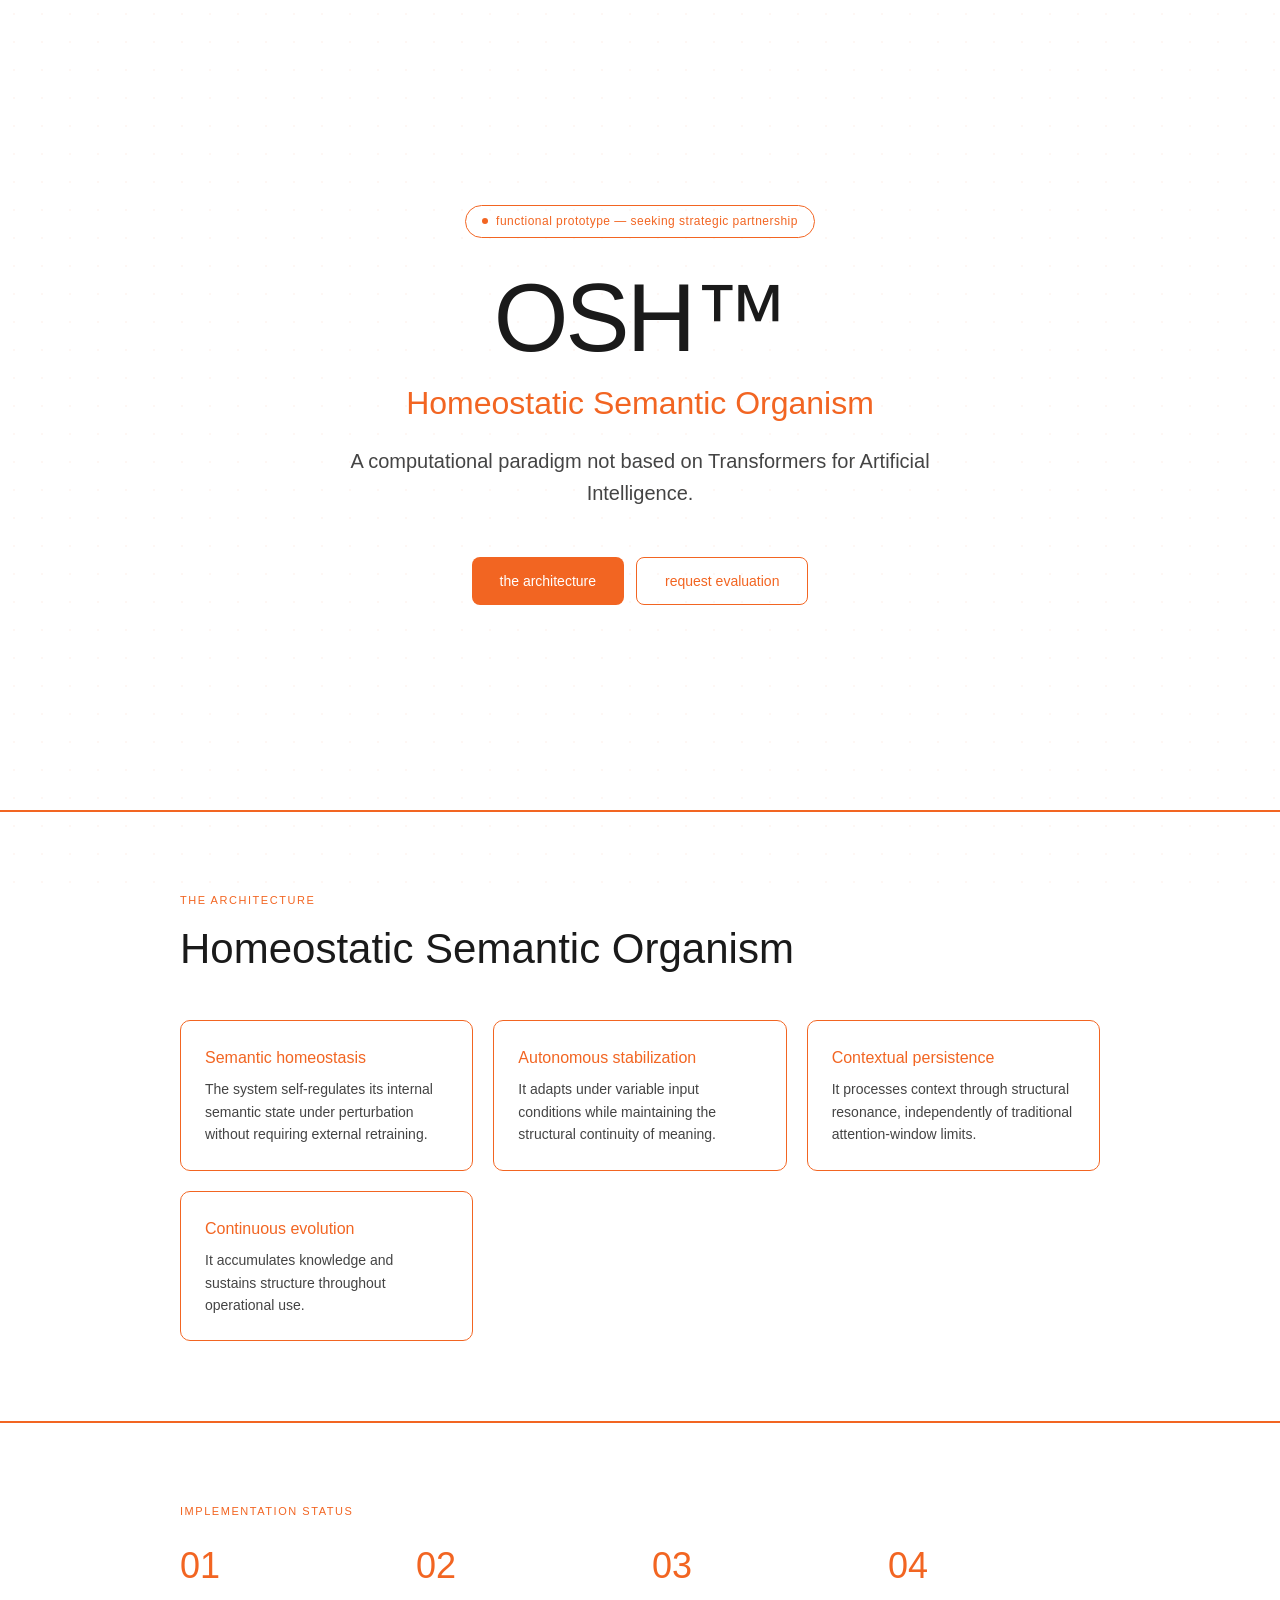
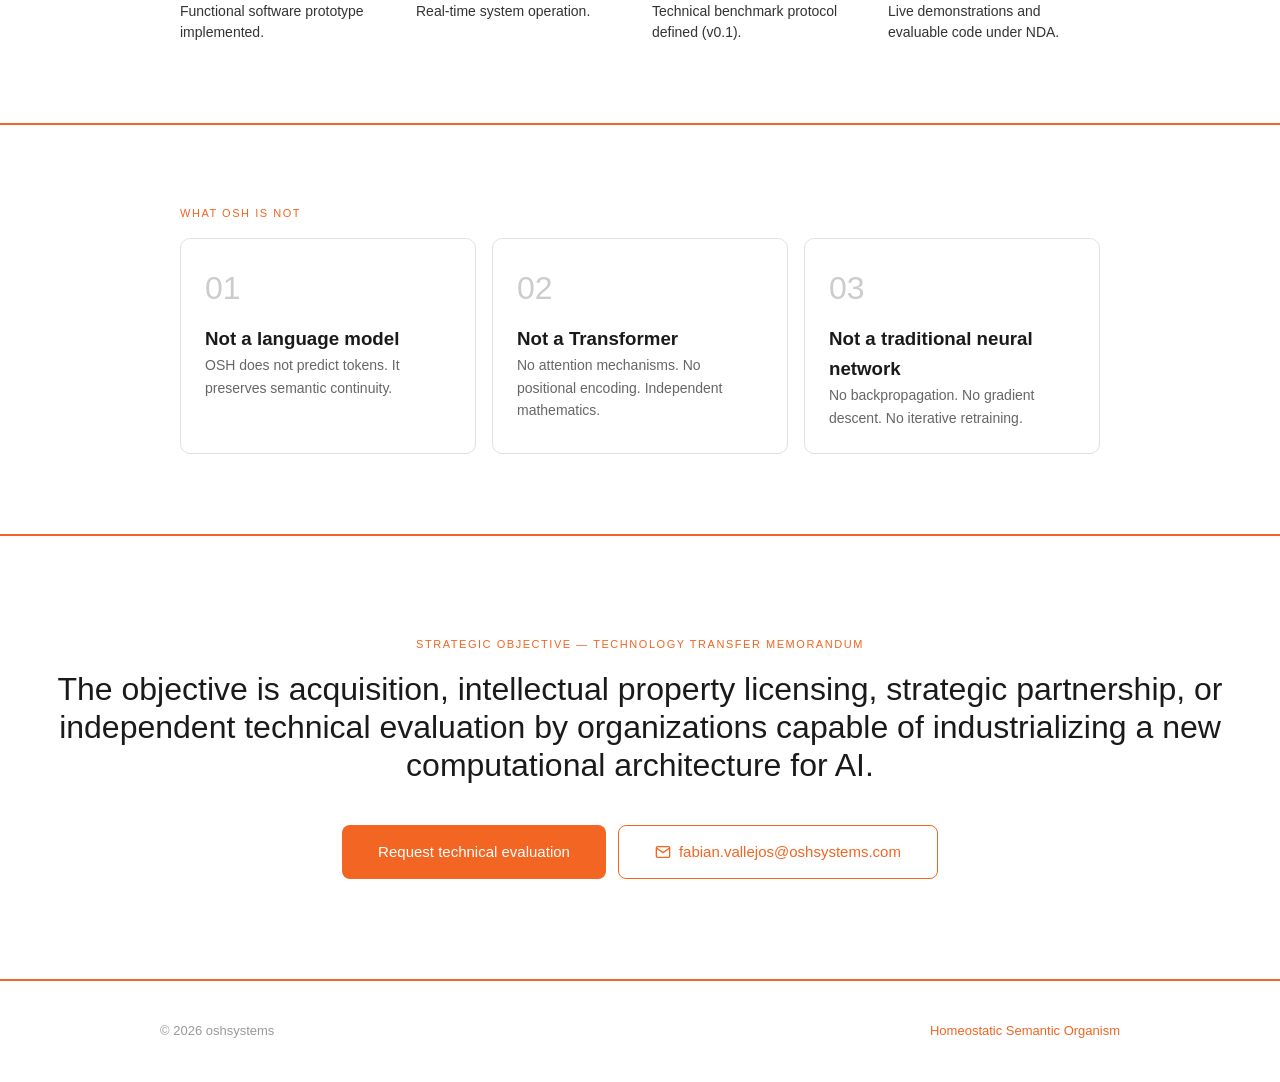
<file: index (16).html>
<!DOCTYPE html>
<html lang="en">
<head>
<meta charset="UTF-8">
<meta name="viewport" content="width=device-width, initial-scale=1.0">
<title>OSH™ — Homeostatic Semantic Organism</title>
<meta name="description" content="OSH™ — A computational paradigm not based on Transformers for Artificial Intelligence.">
<style>
*,*::before,*::after{box-sizing:border-box;margin:0;padding:0}
html{scroll-behavior:smooth}
body{font-family:-apple-system,BlinkMacSystemFont,"Segoe UI",Roboto,"Helvetica Neue",Arial,sans-serif;background:#fff;color:#1a1a1a;line-height:1.6}
a{color:inherit;text-decoration:none}

.bg-dots{position:fixed;top:0;left:0;width:100%;height:100%;pointer-events:none;z-index:0;opacity:0.05;background-image:radial-gradient(#f26522 1px,transparent 1px);background-size:28px 28px}

.content{position:relative;z-index:1}
.container{width:100%;max-width:960px;margin:0 auto;padding:0 20px}

.btn{display:inline-flex;align-items:center;justify-content:center;gap:8px;padding:12px 28px;border-radius:8px;font-size:14px;font-weight:500;cursor:pointer;border:none;font-family:inherit;transition:opacity .15s ease}
.btn-primary{background:#f26522;color:#fff}
.btn-primary:hover{opacity:.85}
.btn-outline{border:1.5px solid #f26522;color:#f26522;background:transparent}
.btn-outline:hover{background:#f26522;color:#fff}
.btn-lg{padding:14px 36px;font-size:15px}

section{padding:80px 0}
.section-label{font-size:11px;color:#f26522;letter-spacing:.14em;text-transform:uppercase;margin-bottom:16px;font-weight:500}
.section-title{font-size:clamp(26px,4.5vw,42px);font-weight:500;line-height:1.1;color:#1a1a1a;margin-bottom:48px}

.border-t-orange{border-top:2px solid #f26522}
.border-b-orange{border-bottom:2px solid #f26522}

.card{padding:24px;border:1.5px solid #f26522;border-radius:10px}
.card-muted{padding:24px;border:1.5px solid #e0e0e0;border-radius:10px}
.card h3{font-size:16px;font-weight:500;color:#f26522;margin-bottom:8px}
.card p,.card-muted p{font-size:14px;color:#444;line-height:1.6}
.card-muted h3{color:#1a1a1a}
.card-muted .num{color:#ccc;font-size:32px;font-weight:500;margin-bottom:10px}

.grid-4{display:grid;grid-template-columns:repeat(auto-fit,minmax(200px,1fr));gap:24px}
.grid-3{display:grid;grid-template-columns:repeat(auto-fit,minmax(260px,1fr));gap:16px}
.grid-2{display:grid;grid-template-columns:repeat(auto-fit,minmax(280px,1fr));gap:20px}

.hero{min-height:90vh;display:flex;flex-direction:column;justify-content:center;align-items:center;text-align:center;padding:80px 20px}
.hero-badge{display:inline-flex;align-items:center;gap:8px;margin-bottom:32px;padding:6px 16px;border:1.5px solid #f26522;border-radius:999px}
.hero-badge span:first-child{width:6px;height:6px;border-radius:50%;background:#f26522;display:inline-block}
.hero-badge span:last-child{font-size:12px;color:#f26522;letter-spacing:.04em;font-weight:500}
.hero h1{font-size:clamp(52px,10vw,96px);font-weight:500;line-height:1.0;letter-spacing:-.03em;margin-bottom:12px}
.hero .subtitle{font-size:clamp(20px,3.5vw,32px);font-weight:500;color:#f26522;margin-bottom:16px}
.hero .desc{font-size:clamp(15px,2.2vw,20px);color:#444;max-width:640px;margin:0 auto 48px}
.hero-actions{display:flex;gap:12px;flex-wrap:wrap;justify-content:center}

.stat-num{font-size:36px;font-weight:500;color:#f26522;margin-bottom:6px;font-variant-numeric:tabular-nums}
.stat-text{font-size:14px;color:#333;line-height:1.5}

.cta-section{padding:100px 20px;text-align:center}
.cta-section h2{font-size:clamp(22px,3.5vw,32px);font-weight:500;line-height:1.2;color:#1a1a1a;margin-bottom:24px}

footer{padding:40px 20px;border-top:2px solid #f26522}
.footer-inner{max-width:960px;margin:0 auto;display:flex;justify-content:space-between;align-items:center;flex-wrap:wrap;gap:12px}
footer p{font-size:13px;color:#999}
footer .brand{color:#f26522;font-weight:500}

@media(max-width:600px){
  .hero-actions{flex-direction:column;align-items:center}
  .btn{width:100%;max-width:280px}
  section{padding:60px 0}
  .cta-section{padding:60px 20px}
}
</style>
</head>
<body>

<div class="bg-dots"></div>
<div class="content">

<section class="hero">
  <div class="hero-badge">
    <span></span>
    <span>functional prototype — seeking strategic partnership</span>
  </div>
  <h1>OSH™</h1>
  <p class="subtitle">Homeostatic Semantic Organism</p>
  <p class="desc">A computational paradigm not based on Transformers for Artificial Intelligence.</p>
  <div class="hero-actions">
    <a href="#architecture" class="btn btn-primary">the architecture</a>
    <a href="#contact" class="btn btn-outline">request evaluation</a>
  </div>
</section>

<section id="architecture" class="border-t-orange">
  <div class="container">
    <p class="section-label">the architecture</p>
    <h2 class="section-title">Homeostatic Semantic Organism</h2>
    <div class="grid-2">
      <div class="card">
        <h3>Semantic homeostasis</h3>
        <p>The system self-regulates its internal semantic state under perturbation without requiring external retraining.</p>
      </div>
      <div class="card">
        <h3>Autonomous stabilization</h3>
        <p>It adapts under variable input conditions while maintaining the structural continuity of meaning.</p>
      </div>
      <div class="card">
        <h3>Contextual persistence</h3>
        <p>It processes context through structural resonance, independently of traditional attention-window limits.</p>
      </div>
      <div class="card">
        <h3>Continuous evolution</h3>
        <p>It accumulates knowledge and sustains structure throughout operational use.</p>
      </div>
    </div>
  </div>
</section>

<section class="border-t-orange border-b-orange">
  <div class="container">
    <p class="section-label">implementation status</p>
    <div class="grid-4">
      <div>
        <p class="stat-num">01</p>
        <p class="stat-text">Functional software prototype implemented.</p>
      </div>
      <div>
        <p class="stat-num">02</p>
        <p class="stat-text">Real-time system operation.</p>
      </div>
      <div>
        <p class="stat-num">03</p>
        <p class="stat-text">Technical benchmark protocol defined (v0.1).</p>
      </div>
      <div>
        <p class="stat-num">04</p>
        <p class="stat-text">Live demonstrations and evaluable code under NDA.</p>
      </div>
    </div>
  </div>
</section>

<section id="not" class="border-b-orange">
  <div class="container">
    <p class="section-label">what osh is not</p>
    <div class="grid-3">
      <div class="card-muted">
        <div class="num">01</div>
        <h3>Not a language model</h3>
        <p style="color:#666">OSH does not predict tokens. It preserves semantic continuity.</p>
      </div>
      <div class="card-muted">
        <div class="num">02</div>
        <h3>Not a Transformer</h3>
        <p style="color:#666">No attention mechanisms. No positional encoding. Independent mathematics.</p>
      </div>
      <div class="card-muted">
        <div class="num">03</div>
        <h3>Not a traditional neural network</h3>
        <p style="color:#666">No backpropagation. No gradient descent. No iterative retraining.</p>
      </div>
    </div>
  </div>
</section>

<section id="contact" class="cta-section">
  <p class="section-label">strategic objective — technology transfer memorandum</p>
  <h2>The objective is acquisition, intellectual property licensing, strategic partnership, or independent technical evaluation by organizations capable of industrializing a new computational architecture for AI.</h2>
  <div class="hero-actions" style="margin-top:40px">
    <a href="mailto:fabian.vallejos@oshsystems.com?subject=Technical%20Evaluation%20Request%20OSH" class="btn btn-primary btn-lg">Request technical evaluation</a>
    <a href="mailto:fabian.vallejos@oshsystems.com" class="btn btn-outline btn-lg">
      <svg width="16" height="16" viewBox="0 0 24 24" fill="none" stroke="currentColor" stroke-width="2" style="flex-shrink:0"><path d="M4 4h16c1.1 0 2 .9 2 2v12c0 1.1-.9 2-2 2H4c-1.1 0-2-.9-2-2V6c0-1.1.9-2 2-2z"/><polyline points="22,6 12,13 2,6"/></svg>
      fabian.vallejos@oshsystems.com
    </a>
  </div>
</section>

<footer>
  <div class="footer-inner">
    <p>© 2026 oshsystems</p>
    <p class="brand">Homeostatic Semantic Organism</p>
  </div>
</footer>

</div>

</body>
</html>
</file>
<file: assets/site.css>
/* Original layer: 1  */

:root{--bg:#071526;--deep:#030b16;--surface:#10243a;--surface2:#132e47;--line:#37607a;--ink:#f5f8fa;--soft:#d5e5ed;--muted:#a9c5d3;--cyan:#7be8fa;--green:#a9f1d0;--amber:#f0cb85;--mono:ui-monospace,SFMono-Regular,Consolas,"Liberation Mono",monospace;--sans:"Segoe UI Variable","Segoe UI",Arial,sans-serif}
*{box-sizing:border-box}html{scroll-behavior:smooth;scroll-padding-top:82px}body{margin:0;background:var(--bg);color:var(--ink);font-family:var(--sans);font-size:16px;line-height:1.57}body::before{content:"";position:fixed;inset:0;z-index:-1;background:radial-gradient(circle at 82% 7%,#123c5b 0,transparent 28%),linear-gradient(115deg,transparent 0 48%,rgba(123,232,250,.025) 48% 48.1%,transparent 48.1%),#071526}a{color:inherit}button{font:inherit;cursor:pointer}button:focus-visible,a:focus-visible,summary:focus-visible{outline:2px solid var(--cyan);outline-offset:4px}img{max-width:100%;display:block}.wrap{width:min(1320px,calc(100% - 64px));margin-inline:auto}.eyebrow,.mono{font-family:var(--mono);letter-spacing:.08em;text-transform:uppercase;font-size:13px}.eyebrow{color:var(--cyan)}.muted{color:var(--muted)}.rule{border-top:1px solid var(--line)}
.skip{position:absolute;left:8px;top:-80px;padding:10px;background:#fff;color:#000;z-index:100}.skip:focus{top:8px}
.mast{position:sticky;top:0;z-index:20;background:#071526f2;backdrop-filter:blur(18px);border-bottom:1px solid #35566d}.nav{height:72px;display:flex;align-items:center;gap:25px}.brand{display:flex;align-items:center;gap:12px;text-decoration:none;white-space:nowrap}.brand img{width:43px;height:43px;border-radius:50%;object-fit:cover}.brand strong{font-size:19px;letter-spacing:.025em;line-height:1}.brand small{display:block;font:11px var(--mono);letter-spacing:.11em;color:var(--muted);margin-top:5px}.links{margin-left:auto;display:flex;align-items:center;gap:24px}.links a{font-size:14px;color:var(--soft);text-decoration:none}.links a:hover{color:var(--cyan)}.nav-action{border:1px solid var(--cyan);border-radius:3px;padding:8px 13px;color:var(--cyan)!important}.menu{display:none;margin-left:auto;background:transparent;color:var(--ink);border:1px solid var(--line);padding:6px 10px;border-radius:3px}
.hero{padding:76px 0 42px}.hero-grid{display:grid;grid-template-columns:minmax(0,1.05fr) minmax(0,.95fr);gap:clamp(28px,5vw,90px);align-items:center}.hero h1{font-size:clamp(49px,6.4vw,100px);line-height:.98;letter-spacing:-.065em;margin:23px 0 24px;max-width:850px}.hero h1 em{font-style:normal;color:var(--cyan)}.hero-lead{font-size:clamp(18px,1.7vw,23px);line-height:1.5;max-width:690px;color:var(--soft);margin:0}.hero-note{margin:24px 0 0;color:var(--muted);max-width:610px}.actions{display:flex;gap:12px;flex-wrap:wrap;margin-top:30px}.button{display:inline-flex;align-items:center;gap:10px;border:1px solid var(--cyan);color:#041522;background:var(--cyan);padding:12px 17px;text-decoration:none;font-weight:700;font-size:15px;border-radius:3px}.button:hover{background:#b5f4fe}.button.secondary{background:transparent;color:var(--soft);border-color:#7399ad}.button.secondary:hover{border-color:var(--cyan);color:var(--cyan)}.hero-plate{margin:0;border:1px solid #5086a2;background:#0b1c2b;position:relative;min-width:0;box-shadow:20px 20px 0 #10334a}.hero-plate img{width:100%;height:clamp(300px,42vw,540px);object-fit:cover;object-position:50% 64%;filter:saturate(.82) contrast(1.06)}.plate-head{position:absolute;top:0;left:0;right:0;display:flex;justify-content:space-between;gap:6px;background:#061522e8;padding:11px 15px;font:12px var(--mono);color:#ccf4fa;letter-spacing:.04em}.hero-plate figcaption{padding:14px 16px;color:var(--muted);font-size:13px;line-height:1.45}.signature{display:flex;gap:18px;align-items:center;margin-top:34px;border-top:1px solid var(--line);padding-top:20px;color:var(--muted);font-size:14px}.signature span:first-child{font:13px var(--mono);color:var(--green)}
.index{margin-top:52px;border-block:1px solid var(--line);display:grid;grid-template-columns:repeat(4,1fr)}.index a{padding:24px 20px 22px 0;min-height:119px;text-decoration:none;border-right:1px solid var(--line)}.index a:not(:first-child){padding-left:20px}.index a:last-child{border-right:0}.index b{display:block;font-size:26px;letter-spacing:-.03em;margin-top:4px}.index small{font:12px var(--mono);color:var(--cyan);text-transform:uppercase;letter-spacing:.08em}.index a:hover b{color:var(--cyan)}
section{padding:90px 0}.section-head{display:grid;grid-template-columns:230px minmax(0,1fr);gap:22px;align-items:start;margin-bottom:36px}.section-head .no{font:13px var(--mono);color:var(--cyan);padding-top:12px}.section-head h2{font-size:clamp(36px,4.3vw,68px);letter-spacing:-.05em;line-height:1.04;margin:0;max-width:920px}.section-head p{max-width:770px;color:var(--muted);font-size:18px;margin:17px 0 0}
.mechanism{border:1px solid #508099;background:#0b2135}.mechanism-top{display:grid;grid-template-columns:repeat(5,1fr);border-bottom:1px solid var(--line)}.mechanism-top button{background:transparent;color:var(--soft);text-align:left;border:0;border-right:1px solid var(--line);padding:20px 14px;min-height:112px}.mechanism-top button:last-child{border-right:0}.mechanism-top button span{display:block;font:12px var(--mono);color:var(--muted);margin-bottom:12px}.mechanism-top button b{font-size:17px}.mechanism-top button[aria-selected="true"]{background:var(--cyan);color:#071526}.mechanism-top button[aria-selected="true"] span{color:#164055}.mechanism-view{display:grid;grid-template-columns:1.1fr .9fr;min-height:270px}.mechanism-text{padding:32px 38px}.mechanism-text h3{font-size:34px;letter-spacing:-.04em;margin:0 0 9px}.mechanism-text p{color:var(--soft);max-width:650px;line-height:1.65}.mechanism-text .foot{font:13px var(--mono);color:var(--cyan);margin-top:22px}.mechanism-diagram{padding:30px;border-left:1px solid var(--line);display:flex;align-items:center;justify-content:center;background:radial-gradient(circle at 50% 50%,#174566 0,transparent 70%)}.mechanism-diagram svg{width:100%;max-width:440px;height:auto}.boundary{margin-top:18px;border-left:2px solid var(--green);padding:12px 20px;color:var(--muted);background:#0e293e}
.evidence-frame{display:grid;grid-template-columns:200px 1fr;border:1px solid #54839c;background:#0d2439}.evidence-rail{border-right:1px solid var(--line);display:flex;flex-direction:column}.evidence-rail button{text-align:left;padding:19px 18px;background:none;border:0;border-bottom:1px solid var(--line);color:var(--soft);font-weight:650}.evidence-rail button:last-child{border-bottom:0}.evidence-rail button[aria-selected="true"]{background:var(--cyan);color:#052033}.evidence-main{padding:34px 38px;min-height:400px}.pane[hidden]{display:none}.pane h3{font-size:clamp(27px,3vw,42px);letter-spacing:-.04em;line-height:1.1;margin:7px 0 12px}.pane p{color:var(--muted);max-width:760px}.measure{display:grid;grid-template-columns:repeat(3,1fr);gap:16px;margin:28px 0}.measure div{padding-top:15px;border-top:1px solid #54778b}.measure strong{display:block;font-size:clamp(24px,2.7vw,37px);letter-spacing:-.04em;white-space:nowrap}.measure small{display:block;font:12px var(--mono);color:var(--muted);line-height:1.5;margin-top:8px}.qualifier{font-size:14px!important;color:#b5d6e1!important;border-left:2px solid var(--amber);padding-left:15px;line-height:1.65}.textlink{display:inline-block;color:var(--cyan);font-weight:700;margin-top:10px;text-underline-offset:4px}
.port-top{display:flex;align-items:end;justify-content:space-between;gap:25px}.port-top p{max-width:630px;color:var(--muted);margin:0}.filters{display:flex;gap:7px;flex-wrap:wrap;margin:26px 0 16px}.filters button{border:1px solid var(--line);border-radius:2px;background:transparent;color:var(--soft);padding:8px 14px;font:14px var(--mono)}.filters button[aria-pressed="true"]{background:var(--cyan);border-color:var(--cyan);color:#071526}.table-scroll{overflow:auto;border:1px solid #4f7e98}table{width:100%;border-collapse:collapse;text-align:left;min-width:670px}th{background:#133951;color:#a8e8f2;font:12px var(--mono);text-transform:uppercase;letter-spacing:.09em}td,th{padding:14px 17px;border-bottom:1px solid #375a71}td{font-size:15px;color:var(--soft)}tbody tr:last-child td{border-bottom:0}tbody tr:hover{background:#15354d}.status{color:var(--green);font:12px var(--mono)}.port-note{color:var(--muted);font-size:14px;max-width:860px;margin-top:18px}
.lab-grid{display:grid;grid-template-columns:1.07fr .93fr;gap:16px}.photo{margin:0;min-width:0;border:1px solid #456c82;background:#0b1e30}.photo button{width:100%;border:0;padding:0;background:none;display:block;text-align:left}.photo img{width:100%;height:330px;object-fit:cover}.photo figcaption{padding:15px 18px;color:var(--soft);font-size:14px}.photo figcaption small{display:block;color:var(--cyan);font:12px var(--mono);margin-bottom:5px}.lab-side{display:grid;grid-template-columns:1fr 1fr;gap:16px}.lab-side .photo img{height:330px;object-fit:cover}.photo button:hover img{filter:brightness(1.18)}
.docs{display:grid;grid-template-columns:repeat(3,1fr);gap:14px}.doc{border:1px solid #547e93;background:#10283d;padding:23px;display:flex;flex-direction:column;min-height:250px}.doc small{font:12px var(--mono);color:var(--cyan);text-transform:uppercase}.doc h3{font-size:24px;letter-spacing:-.03em;line-height:1.18;margin:19px 0 8px}.doc p{font-size:14px;color:var(--muted);margin:0 0 22px}.doc a{margin-top:auto;color:var(--cyan);font-weight:700;text-underline-offset:4px}
.app-band{background:#e6f2f5;color:#0b2738}.app-band .eyebrow,.app-band .section-head .no{color:#075f75}.app-band .section-head p{color:#355467}.app-grid{display:grid;grid-template-columns:repeat(4,1fr);gap:0;border-top:1px solid #a8c2c9}.app-grid article{padding:24px 22px 10px 0;border-right:1px solid #a8c2c9}.app-grid article:not(:first-child){padding-left:22px}.app-grid article:last-child{border-right:0}.app-grid span{font:13px var(--mono);color:#07708a}.app-grid h3{font-size:23px;line-height:1.1;margin:14px 0}.app-grid p{font-size:15px;color:#355467}.app-caveat{font:13px var(--mono);color:#426478;margin-top:30px}
.contact{padding:80px 0 50px}.contact-grid{display:grid;grid-template-columns:1fr 1fr;gap:65px}.contact h2{font-size:clamp(40px,5vw,77px);line-height:1.03;letter-spacing:-.05em;margin:13px 0 20px}.contact p{color:var(--muted);max-width:650px}.contact .button{margin-top:14px}.contact ol{list-style:none;padding:0;margin:0;border-top:1px solid var(--line)}.contact li{display:grid;grid-template-columns:45px 1fr;gap:16px;padding:15px 0;border-bottom:1px solid var(--line)}.contact li b{font:13px var(--mono);color:var(--cyan)}.contact li span{color:var(--soft)}footer{border-top:1px solid var(--line);padding:25px 0 35px;color:var(--muted);font:12px var(--mono)}footer .wrap{display:flex;justify-content:space-between;gap:20px;flex-wrap:wrap}
dialog{border:1px solid var(--cyan);padding:0;background:var(--deep);color:var(--ink);width:min(95vw,1100px);max-height:94vh;box-shadow:0 20px 90px #000}dialog::backdrop{background:#020a15dc}dialog img{max-height:82vh;width:100%;object-fit:contain}dialog .dialog-head{display:flex;align-items:center;justify-content:space-between;padding:10px 16px;gap:20px}dialog .dialog-head button{color:var(--ink);background:transparent;border:1px solid var(--line);padding:5px 10px}
@media(max-width:1020px){.links{gap:12px}.links a{font-size:13px}.hero-grid{grid-template-columns:1fr .85fr;gap:28px}.section-head{grid-template-columns:130px 1fr}.lab-grid{grid-template-columns:1fr}.lab-side .photo img{height:270px}}@media(max-width:760px){.wrap{width:min(100% - 36px,600px)}.nav{height:64px}.brand strong{font-size:17px}.brand img{width:37px;height:37px}.menu{display:block}.links{display:none;position:absolute;top:64px;left:0;right:0;padding:17px 22px 23px;background:#071526;border-bottom:1px solid var(--line);flex-direction:column;align-items:stretch;gap:0}.links.open{display:flex}.links a{padding:10px 0;font-size:15px}.nav-action{padding:9px 12px!important;margin-top:8px;text-align:center}.hero{padding-top:43px}.hero-grid,.mechanism-view,.contact-grid{grid-template-columns:1fr}.hero h1{font-size:clamp(45px,12vw,69px)}.hero-plate{box-shadow:10px 10px 0 #10334a}.hero-plate img{height:320px}.signature{display:block}.signature span{display:block;margin-bottom:6px}.index{grid-template-columns:1fr 1fr;margin-top:38px}.index a:nth-child(2){border-right:0}.index a:nth-child(-n+2){border-bottom:1px solid var(--line)}.index a:nth-child(3){padding-left:0}.index b{font-size:22px}.section-head{grid-template-columns:1fr;gap:8px}.section-head .no{padding:0}.section-head p{font-size:16px}.section-head h2{font-size:clamp(36px,9vw,52px)}section{padding:65px 0}.mechanism-top{display:flex;overflow:auto}.mechanism-top button{flex:0 0 155px;min-height:92px}.mechanism-text{padding:25px}.mechanism-diagram{border-left:0;border-top:1px solid var(--line);padding:14px}.evidence-frame{grid-template-columns:1fr}.evidence-rail{flex-direction:row;overflow:auto;border-right:0;border-bottom:1px solid var(--line)}.evidence-rail button{white-space:nowrap;border-right:1px solid var(--line);border-bottom:0}.evidence-main{padding:24px}.measure{grid-template-columns:1fr 1fr}.measure strong{font-size:28px}.port-top{display:block}.docs{grid-template-columns:1fr}.doc{min-height:0}.app-grid{grid-template-columns:1fr 1fr}.app-grid article:nth-child(2){border-right:0}.app-grid article:nth-child(-n+2){border-bottom:1px solid #a8c2c9}.app-grid article:nth-child(3){padding-left:0}.lab-side{grid-template-columns:1fr 1fr}.lab-side .photo img{height:200px}.photo img{height:260px}.contact-grid{gap:36px}}@media(max-width:480px){.measure{grid-template-columns:1fr}.measure div{padding-top:12px}.lab-side{grid-template-columns:1fr}.lab-side .photo img{height:230px}.app-grid{grid-template-columns:1fr}.app-grid article{padding:18px 0!important;border-right:0!important;border-bottom:1px solid #a8c2c9}.app-grid article:last-child{border-bottom:0}.index a{min-height:105px}.index b{font-size:20px}.eyebrow,.mono{font-size:12px}}
@media(prefers-reduced-motion:reduce){html{scroll-behavior:auto}*,*::before,*::after{animation-duration:.01ms!important;transition-duration:.01ms!important}}


/* Original layer: 2  */

.definition{display:grid;grid-template-columns:.95fr 1.05fr;gap:6vw;align-items:start}.definition .intro{font-size:clamp(25px,2.5vw,37px);letter-spacing:-.025em;line-height:1.32;margin:0}.definition .intro strong{color:var(--cyan)}.definition p{color:var(--soft)}.definition-list{border-top:1px solid var(--line);margin-top:27px}.definition-list div{display:grid;grid-template-columns:105px 1fr;gap:15px;border-bottom:1px solid var(--line);padding:16px 0}.definition-list b{font:13px var(--mono);color:var(--cyan)}.definition-list span{color:var(--soft)}.definition-aside{border:1px solid var(--line);background:#102c43;padding:24px 27px}.definition-aside h3{font-size:22px;margin:0 0 15px}.definition-aside p{font-size:16px;line-height:1.7;color:var(--muted)}.definition-aside .key{color:var(--green);font:13px var(--mono)}
.business-map{display:grid;grid-template-columns:300px 1fr;border:1px solid #508099;background:#10293f}.business-rail{padding:28px;border-right:1px solid var(--line)}.business-rail strong{font-size:25px;line-height:1.1;display:block;letter-spacing:-.03em}.business-rail p{color:var(--muted);font-size:15px}.business-rail .mark{font:12px var(--mono);color:var(--green);margin-top:25px}.business-body{padding:30px}.business-chain{display:grid;grid-template-columns:repeat(4,1fr);margin-bottom:28px;border:1px solid var(--line)}.business-chain div{padding:16px 13px;border-right:1px solid var(--line);min-height:118px}.business-chain div:last-child{border:0}.business-chain small{font:11px var(--mono);color:var(--cyan)}.business-chain b{display:block;font-size:17px;line-height:1.15;margin-top:13px}.business-body h3{font-size:26px;margin:0 0 15px}.business-paths{display:grid;grid-template-columns:1fr 1fr;gap:0 25px}.business-paths article{border-top:1px solid var(--line);padding:16px 0}.business-paths b{font-size:17px}.business-paths p{color:var(--muted);font-size:14px;margin:5px 0 0}.business-note{color:var(--amber);font:13px var(--mono);margin-top:22px}
@media(max-width:1020px){.business-map{grid-template-columns:240px 1fr}}@media(max-width:760px){.definition,.business-map{grid-template-columns:1fr}.business-rail{border-right:0;border-bottom:1px solid var(--line)}.business-body{padding:24px}}@media(max-width:480px){.business-chain,.business-paths{grid-template-columns:1fr}.business-chain div{min-height:0;border-right:0;border-bottom:1px solid var(--line)}}


/* Original layer: 3  */

.inline-downloads{display:flex;align-items:center;gap:18px;flex-wrap:wrap;margin-top:20px}.inline-downloads .textlink{margin-top:0}.inline-downloads .button{font-size:14px;padding:10px 14px}
.migration{margin-top:22px;border:1px solid var(--line);display:grid;grid-template-columns:1fr 300px;background:#0d263b}.migration>div:first-child{padding:28px 32px}.migration h3{font-size:clamp(26px,2.8vw,37px);line-height:1.15;margin:12px 0}.migration p{color:var(--soft);max-width:780px}.migration-side{border-left:1px solid var(--line);padding:28px;display:flex;flex-direction:column;align-items:start}.migration-side span,.migration-side small{font:12px var(--mono);color:var(--muted)}.migration-side strong{font-size:51px;line-height:1;margin:22px 0 4px;letter-spacing:-.06em}.migration-side .button{margin-top:auto;font-size:14px}
@media(max-width:760px){.migration{grid-template-columns:1fr}.migration-side{border-left:0;border-top:1px solid var(--line);gap:8px}.migration-side strong{margin:8px 0 0}.migration-side .button{margin-top:13px}}
@media(min-width:761px) and (max-width:1040px){.menu{display:block}.links{display:none;position:absolute;top:72px;left:0;right:0;padding:17px 28px 23px;background:#071526;border-bottom:1px solid var(--line);flex-direction:column;align-items:stretch;gap:0}.links.open{display:flex}.links a{padding:10px 0;font-size:15px}.nav-action{padding:9px 12px!important;margin-top:8px;text-align:center}}


/* Original layer: 4  */

.hero-plate{background:#041226}.hero-plate img{height:clamp(330px,42vw,570px);object-fit:contain;object-position:center;padding:38px 16px 0;filter:none}.hero-plate figcaption{background:#071a2b}.index a{position:relative;transition:background .25s,box-shadow .25s}.index a::after{content:"↗";position:absolute;right:20px;top:20px;font-size:22px;color:var(--cyan);opacity:.65;transition:transform .25s,opacity .25s}.index a:hover,.index a:focus-visible{background:#123c55;box-shadow:inset 0 0 0 1px var(--cyan)}.index a:hover::after,.index a:focus-visible::after{transform:translate(4px,-4px);opacity:1}.doc{transition:border-color .25s,box-shadow .25s,transform .25s}.doc:hover,.doc:focus-within{border-color:var(--cyan);box-shadow:0 0 0 1px var(--cyan),0 12px 35px #2e9abc23;transform:translateY(-3px)}.doc a{display:inline-block;transition:transform .25s}.doc:hover a{transform:translateX(4px)}.app-grid article{transition:background .25s}.app-grid article:hover{background:#d2ebf0}
.runtime-media{display:grid;grid-template-columns:minmax(190px,275px) 1fr;gap:28px;margin-top:32px;padding-top:24px;border-top:1px solid var(--line);align-items:center}.runtime-player{border:1px solid var(--line);background:#030b16}.runtime-player video{display:block;width:100%;aspect-ratio:9/16;max-height:485px;object-fit:contain}.runtime-copy h4{font-size:clamp(22px,2.5vw,33px);line-height:1.15;margin:14px 0}.runtime-copy p{color:var(--muted)}
.contact h2{margin:0}.contact-note{border-top:1px solid var(--line);padding-top:24px}.contact-note h3{font-size:clamp(26px,3vw,40px);letter-spacing:-.04em;line-height:1.15;margin:14px 0 28px}.contact-note>a{display:inline-block;color:var(--cyan);margin-top:22px;text-underline-offset:4px}.contact-form{padding:30px;border:1px solid #54839c;background:#102b42}.contact-form h3{font-size:27px;margin:0 0 23px}.contact-form label{display:block;color:var(--soft);font-size:14px;font-weight:700;margin-bottom:16px}.contact-form input,.contact-form select,.contact-form textarea{display:block;width:100%;font:16px var(--sans);color:var(--ink);background:#071a2c;border:1px solid #5a849b;border-radius:3px;padding:11px 12px;margin-top:6px;outline:none}.contact-form input:focus,.contact-form select:focus,.contact-form textarea:focus{border-color:var(--cyan);box-shadow:0 0 0 2px #7be8fa4a}.contact-form textarea{resize:vertical}.form-row{display:grid;grid-template-columns:1fr 1fr;gap:14px}.contact-form .form-note{font-size:13px;line-height:1.5;margin:13px 0 0}.contact-form #form-status{font-size:14px;color:var(--green);margin:8px 0 0}
@media(max-width:760px){.hero-plate img{height:360px;padding-top:30px}.runtime-media{grid-template-columns:1fr}.runtime-player{max-width:300px}.contact-grid{grid-template-columns:1fr}.form-row{grid-template-columns:1fr;gap:0}}@media(max-width:480px){.hero-plate img{height:300px}.contact-form{padding:22px}.index a::after{right:12px;top:12px}}@media(prefers-reduced-motion:reduce){.index a,.index a::after,.doc,.doc a,.app-grid article{transition:none}}


/* Original layer: 5  */

.brand img{width:154px;height:auto;max-height:44px;object-fit:contain;border-radius:0}
.runtime-media{grid-template-columns:minmax(0,1.4fr) minmax(240px,.6fr)}
.runtime-player video{aspect-ratio:16/9;max-height:none}
@media(max-width:760px){.brand img{width:125px;max-height:36px}.runtime-media{grid-template-columns:1fr}.runtime-player{max-width:none}}


/* Original layer: 6  */

.hero{position:relative;padding-top:95px;background:radial-gradient(ellipse at 15% 7%,#17476655 0,transparent 52%)}.hero-grid{grid-template-columns:1.12fr .88fr}.hero h1{font-size:clamp(54px,6.8vw,105px);line-height:.96}.hero h1 em{background:linear-gradient(100deg,#f7ffff,#80e9ff 58%,#54acd6);-webkit-background-clip:text;background-clip:text;color:transparent}.hero-plate{isolation:isolate;box-shadow:24px 24px 0 #143e58,0 0 65px #2584b82e}.hero-plate:after{content:"";position:absolute;inset:-1px;z-index:-1;border:1px solid #7be8fa80;box-shadow:0 0 36px #4bd8ff2a;pointer-events:none}.hero-plate img{filter:drop-shadow(0 0 20px #55bdfa38)}.signature{border-top:1px solid #6391aa}.index a{overflow:hidden}.index a::after{display:grid;place-items:center;width:34px;height:34px;border:1px solid #6997ac;border-radius:2px;line-height:1;font-size:18px;transition:transform .25s,background .25s,color .25s}.index a:hover::after,.index a:focus-visible::after{background:var(--cyan);color:#062033}.index a:before{content:"";position:absolute;left:-100%;right:100%;bottom:0;height:2px;background:linear-gradient(90deg,transparent,#7be8fa,transparent);transition:left .4s,right .4s}.index a:hover:before,.index a:focus-visible:before{left:0;right:0}
.benchmark-zone{position:relative;overflow:hidden;background:#dceff3;color:#09283a;padding:90px 0 85px}.benchmark-zone:before{content:"";position:absolute;inset:0;pointer-events:none;background:linear-gradient(128deg,transparent 0 55%,#54a7c019 55.1% 55.3%,transparent 55.4%),radial-gradient(circle at 82% 8%,#9bdfec 0,transparent 28%)}.benchmark-zone .wrap{position:relative}.bench-header{display:flex;justify-content:space-between;gap:20px;border-top:2px solid #0c526d;padding-top:13px;font:12px var(--mono);letter-spacing:.08em}.bench-no{color:#06647d;font-weight:700}.bench-no span{color:#5d8190;margin-left:20px}.bench-date{color:#486775}.bench-intro{display:grid;grid-template-columns:1.15fr .85fr;gap:35px;align-items:end;margin:30px 0 35px}.bench-intro h2{font-size:clamp(47px,5.8vw,88px);line-height:.97;letter-spacing:-.06em;margin:0}.bench-intro h2 em{font-style:normal;color:#087c9a}.bench-intro p{font-size:19px;color:#335666;max-width:560px;margin:0 0 8px;line-height:1.55}.bench-layout{display:grid;grid-template-columns:1.35fr .75fr;gap:14px;align-items:stretch}.bench-film{background:#061725;color:#dcecf3;border:1px solid #42697d;min-width:0}.film-head{display:flex;justify-content:space-between;gap:12px;padding:11px 15px;font:12px var(--mono);letter-spacing:.08em;border-bottom:1px solid #34566b;color:#a8d2e0}.film-head i{display:inline-block;width:8px;height:8px;border-radius:50%;background:#7be8fa;box-shadow:0 0 13px #7be8fa;margin-right:7px}.bench-film video{display:block;width:100%;aspect-ratio:16/9;background:#010810;object-fit:contain}.film-caption{display:flex;justify-content:space-between;gap:24px;align-items:center;padding:15px 20px;border-top:1px solid #34566b}.film-caption p{margin:0;max-width:590px;color:#aac6d4;font-size:14px}.film-caption a{color:#7be8fa;font-size:13px;font-weight:700;white-space:nowrap}.bench-results{background:#09273f;color:#f5fbff;display:flex;flex-direction:column;padding:25px 30px;position:relative;overflow:hidden}.bench-results:after{content:"";position:absolute;top:0;right:0;width:45%;height:180px;background:radial-gradient(circle at 100% 0,#197da052,transparent 70%);pointer-events:none}.bench-top{display:flex;justify-content:space-between;gap:10px;color:#7be8fa;font:12px var(--mono);letter-spacing:.06em}.bench-main-number{padding:33px 0 23px;border-bottom:1px solid #3d647a}.bench-main-number small,.bench-comparison small{display:block;color:#9abfce;font:12px var(--mono);letter-spacing:.08em}.bench-main-number strong{display:block;color:#a9f1d0;font-size:clamp(50px,5vw,78px);line-height:1;letter-spacing:-.065em;margin:7px 0}.bench-main-number strong span{font-size:.43em;letter-spacing:0}.bench-main-number p{margin:0;color:#afc9d5;font-size:14px}.bench-comparison{display:grid;gap:0}.bench-comparison div{display:flex;justify-content:space-between;gap:15px;align-items:baseline;padding:14px 0;border-bottom:1px solid #33566a}.bench-comparison b{font:700 18px var(--mono);white-space:nowrap}.bench-comparison em{font-style:normal;font-size:11px;color:#80d8eb}.bench-download{display:flex;flex-direction:column;gap:3px;margin-top:auto;padding-top:24px;color:#052333;text-decoration:none}.bench-download span{font:12px var(--mono);color:#8dd5e2}.bench-download b{display:block;background:#7be8fa;padding:13px 15px;font-size:15px;transition:background .2s,transform .2s}.bench-download:hover b,.bench-download:focus-visible b{background:#b4f5ff;transform:translateY(-2px)}.bench-view{display:inline-block;align-self:flex-start;color:#a4e8f4;font:13px var(--mono);margin-top:11px;text-underline-offset:4px}.bench-view:hover{color:#fff}.bench-foot{display:grid;grid-template-columns:230px 1fr;gap:25px;border-bottom:1px solid #85adb9;padding:25px 0 0}.bench-foot span{color:#0b6279;font:12px var(--mono);letter-spacing:.08em}.bench-foot p{color:#355566;font-size:15px;margin:0 0 23px;max-width:850px}
@media(max-width:1080px){.bench-layout{grid-template-columns:1fr}.bench-results{min-height:390px}.bench-intro{grid-template-columns:1fr}.bench-intro p{max-width:800px}.bench-foot{grid-template-columns:1fr;gap:7px}}@media(max-width:760px){.hero{padding-top:50px}.hero-grid{grid-template-columns:1fr}.hero-plate{box-shadow:10px 10px 0 #143e58}.benchmark-zone{padding:65px 0}.bench-intro h2{font-size:clamp(42px,10vw,65px)}.bench-intro p{font-size:16px}.bench-header{display:block}.bench-date{display:block;margin-top:7px}.bench-results{padding:22px}.film-caption{display:block}.film-caption a{display:inline-block;margin-top:11px}.bench-main-number strong{font-size:60px}}@media(max-width:480px){.bench-comparison div{display:block}.bench-comparison b{display:block;margin-top:5px}.bench-no span{display:block;margin:5px 0 0}.bench-main-number strong{font-size:52px}}
@media(prefers-reduced-motion:reduce){.index a:before,.bench-download b{transition:none}}


/* Original layer: 7  */

.benchmark-zone{padding:94px 0 70px}.bench-intro{grid-template-columns:1fr 1fr;gap:60px;align-items:end}.bench-intro h2{max-width:900px}.bench-film{box-shadow:0 18px 44px #0b475326}.film-stage{position:relative;background:#030d17}.film-stage video{display:block;width:100%;aspect-ratio:16/9}.film-play{position:absolute;left:50%;top:50%;transform:translate(-50%,-50%);display:flex;align-items:center;gap:13px;border:1px solid #a7e9f1;border-radius:3px;background:#062237ea;color:#fff;padding:12px 20px;box-shadow:0 9px 40px #000b;transition:background .2s,box-shadow .2s}.film-play:hover,.film-play:focus-visible{background:#0e5271;box-shadow:0 0 0 5px #7be8fa60,0 9px 40px #000b}.film-play span{display:grid;place-items:center;width:45px;height:45px;border-radius:50%;background:var(--cyan);color:#071526;font-size:17px}.film-play b{font:700 13px var(--mono);letter-spacing:.08em;white-space:nowrap}.film-play[hidden],.film-error[hidden]{display:none}.film-error{margin:0;padding:12px 18px;background:#251c1c;color:#fff;font-size:14px}.film-error a{color:var(--cyan)}.bench-results{min-width:0}.bench-comparison b{font-size:clamp(14px,1.25vw,18px)}.bench-next{margin-top:36px;border-top:1px solid #85adb9;border-bottom:1px solid #85adb9;display:flex;align-items:stretch;justify-content:space-between;gap:16px;font:13px var(--mono);letter-spacing:.04em}.bench-next>span{padding:24px 0;color:#31566b}.bench-next a{display:flex;align-items:center;gap:20px;padding:12px 0 12px 20px;text-decoration:none;color:#064963;font-weight:700}.bench-next b{display:grid;place-items:center;width:42px;height:42px;border:1px solid #267c96;border-radius:2px;color:#075a73;font-size:22px;transition:background .2s,color .2s,transform .2s}.bench-next a:hover b,.bench-next a:focus-visible b{background:#077a95;color:#fff;transform:translate(3px,-3px)}#evidencia .migration{margin:0 0 34px;border-color:#6d9aaf;background:linear-gradient(100deg,#123b53,#0d253c)}#evidencia .migration>div:first-child{padding:36px 42px}#evidencia .migration-side{background:#082034}#evidencia .evidence-frame{margin-top:22px}#evidencia .section-head{margin-bottom:34px}
.hero-plate{overflow:hidden}.hero-plate:before{content:"";position:absolute;z-index:1;inset:0;background:linear-gradient(110deg,transparent 37%,#a7edff0b 47%,#a7edff35 50%,#a7edff0b 53%,transparent 63%);background-size:220% 100%;background-position:190% 0;pointer-events:none;animation:logo-sweep 10s ease-in-out infinite}@keyframes logo-sweep{0%,22%{background-position:190% 0}62%,100%{background-position:-110% 0}}#signal-ring{transition:transform .42s cubic-bezier(.2,.7,.2,1);filter:drop-shadow(0 0 7px #7be8fa)}.mechanism-top button:not([aria-selected="true"]):hover,.mechanism-top button:not([aria-selected="true"]):focus-visible{background:#1b465e;box-shadow:inset 0 -3px var(--cyan)}.migration-path{display:grid;grid-template-columns:repeat(3,minmax(0,1fr));gap:16px;position:relative;margin:30px 0 22px;padding-top:23px}.migration-path:before{content:"";position:absolute;top:6px;left:5px;right:5px;height:2px;background:linear-gradient(90deg,#41a4c5,#a9f1d0,#41a4c5);background-size:200% 100%;animation:signal-route 6s linear infinite}.migration-path span{font:700 11px var(--mono);color:#c8edf2;line-height:1.5;position:relative}.migration-path span:before{content:"";position:absolute;top:-23px;left:0;width:12px;height:12px;border:2px solid #a5eff2;background:#0c3a53;border-radius:50%;box-shadow:0 0 13px #7be8fa9c}@keyframes signal-route{to{background-position:200% 0}}@media(max-width:1080px){.bench-intro{grid-template-columns:1fr;gap:14px}.bench-next{display:block}.bench-next>span{display:block;padding:16px 0 0}.bench-next a{padding:10px 0 17px;justify-content:space-between}.bench-comparison b{font-size:18px}}
@media(max-width:760px){.migration-path{grid-template-columns:1fr;gap:16px;padding:0 0 0 25px;margin:22px 0;border-left:2px solid #61c9dd}.migration-path:before{display:none}.migration-path span:before{top:0;left:-32px}.benchmark-zone{padding:70px 0 55px}.film-play{padding:8px;gap:8px}.film-play span{width:32px;height:32px;font-size:13px}.film-play b{font-size:11px}.film-head{font-size:10px}.film-caption{padding:14px 16px}#evidencia .migration>div:first-child{padding:24px}}
@media(max-width:440px){.film-play b{font-size:10px}.film-play span{width:26px;height:26px}.bench-comparison b{font-size:15px;white-space:normal}}
@media(prefers-reduced-motion:reduce){.film-play,.bench-next b{transition:none}.migration-path:before,.hero-plate:before{animation:none}#signal-ring{transition:none}}


/* Original layer: 8 osh-visual-revision-23sep */

/* Clear editorial chapters: OSH → PC evidence → physical migration. */
:root{--cyan:#70e5f0;--green:#b8f3d3}
.hero{width:100%;max-width:none;padding:0 0 0;background:radial-gradient(circle at 79% 32%,#174c6b70,transparent 30%),linear-gradient(90deg,#05111f 0 55%,#0c2a40 100%)}
.hero>.hero-grid,.hero>.index{width:min(1320px,calc(100% - 64px));margin-inline:auto}
.hero-grid{padding:80px 0 62px;grid-template-columns:minmax(0,1.08fr) minmax(0,.92fr);gap:clamp(36px,5vw,84px)}
.hero-copy{position:relative;z-index:2}.hero-kicker{display:flex;align-items:center;gap:10px;color:#c0ecf1;font:700 12px var(--mono);letter-spacing:.08em;border-bottom:1px solid #4b7287;padding:0 0 20px;max-width:630px}.hero-kicker-side{margin-left:auto;color:#8cafc1;font-weight:400}.live-mark{width:8px;height:8px;border-radius:50%;background:var(--green);box-shadow:0 0 16px var(--green)}
.hero h1{font-size:clamp(62px,7vw,106px);line-height:.92;letter-spacing:-.065em;margin:42px 0 28px;max-width:800px}.hero h1 span,.hero h1 em{display:block}.hero h1 em{color:var(--cyan);font-style:normal;text-shadow:0 0 30px #37cce331}.hero h1 span:last-child{font-size:.83em}
.hero .hero-lead{max-width:640px;font-size:clamp(18px,1.55vw,21px);color:#d8e8ee}.hero .hero-lead strong{color:#fff}.hero .actions{margin-top:32px}.hero .actions a{min-height:50px}.hero .actions a span{display:inline-block;margin-left:7px}
.hero-trace{display:grid;grid-template-columns:repeat(3,1fr);gap:0;margin-top:46px;border-top:1px solid #41677c}.hero-trace>div{padding:19px 15px 14px 0;position:relative}.hero-trace>div:not(:last-child){border-right:1px solid #41677c}.hero-trace>div:not(:first-child){padding-left:17px}.hero-trace span{display:block;color:var(--cyan);font:12px var(--mono);margin-bottom:9px}.hero-trace strong{display:block;font-size:15px;line-height:1.3}.hero-trace small{display:block;color:#9dbcca;font-size:12px;line-height:1.4;margin-top:4px}
.hero-plate{margin:0;align-self:center;padding:0;border:0;background:transparent;box-shadow:none;overflow:visible;isolation:isolate}.hero-plate:before,.hero-plate:after{content:none}.hero-orbital{position:relative;aspect-ratio:1;margin:0 auto;width:min(100%,560px);display:grid;place-items:center}.hero-orbital img{position:relative;z-index:2;width:90%;height:auto;aspect-ratio:1;object-fit:cover;clip-path:circle(49% at 50% 50%);padding:0;filter:drop-shadow(0 0 35px #36bce86b);border-radius:50%}.orbit{position:absolute;border-radius:50%;pointer-events:none}.orbit-outer{inset:0;border:1px dashed #96dceb8c;animation:spin-orbit 38s linear infinite}.orbit-outer:before{content:"";position:absolute;top:7%;left:14%;width:11px;height:11px;border-radius:50%;background:#c9fbff;box-shadow:0 0 22px 8px #61d6f880}.orbit-inner{inset:7%;border:1px solid #6bd5ed55;box-shadow:inset 0 0 30px #1bd0ff18,0 0 30px #1bd0ff20}.hero-plate figcaption{border-top:1px solid #45677b;padding:18px 3px 0;margin-top:18px;text-align:center;background:transparent;color:#bdd6e3;font-size:14px}.hero-plate figcaption span{font:12px var(--mono);color:var(--cyan);margin-right:10px}
.hero>.index{margin-top:0;border-block:1px solid #547284}.hero .index a{padding-top:26px;padding-bottom:27px}.hero .index a:hover{background:#0a3b55}
@keyframes spin-orbit{to{transform:rotate(360deg)}}
.benchmark-zone{background:#ecf6f2;color:#092331;padding:104px 0 75px}.benchmark-zone:before{background:linear-gradient(120deg,transparent 0 55%,#078eb510 55.1% 55.35%,transparent 55.4%),radial-gradient(circle at 86% 3%,#9bdfea95,transparent 27%)}
.bench-header{border-top:3px solid #006b87}.bench-intro{display:grid;grid-template-columns:1.1fr .9fr;gap:70px;align-items:end;margin:28px 0 42px}.bench-super{font:900 clamp(55px,7vw,100px) var(--mono);letter-spacing:-.11em;line-height:.85;color:#0b617a;display:flex;align-items:end;gap:22px;opacity:.95}.bench-super span{font:700 12px var(--mono);letter-spacing:.09em;color:#406475;padding-bottom:9px}.bench-intro h2{margin:18px 0 0;font-size:clamp(47px,5.7vw,82px);line-height:.97}.bench-intro p{padding:0 0 8px;font-size:18px;color:#305164}.bench-layout{grid-template-columns:minmax(0,1.35fr) minmax(360px,.72fr);gap:0;box-shadow:0 22px 60px #1d63712e}.bench-film{border:1px solid #0f4c64;box-shadow:none}.film-head{background:#061b2c;border-bottom:1px solid #295674}.film-stage{background:#01080e}.film-stage video{aspect-ratio:16/9}.film-play{background:#05243ef0;border:1px solid var(--cyan);padding:13px 21px}.film-play span{background:#e1fbff;color:#052237}.film-caption{border-top:1px solid #295674;background:#061b2c}
.filmstrip{background:#061b2c;border-top:1px solid #2b5b6d;display:grid;grid-template-columns:repeat(3,1fr);gap:1px}.film-chapter{border:0;border-right:1px solid #2b5b6d;padding:9px 11px 11px;background:#082b42;color:#d8eff5;text-align:left;display:flex;align-items:center;gap:12px;min-width:0;transition:background .22s,box-shadow .22s}.film-chapter:last-child{border-right:0}.film-chapter:hover,.film-chapter:focus-visible{background:#155670;box-shadow:inset 0 -3px var(--cyan)}.film-chapter img{width:86px;height:49px;object-fit:cover;border:1px solid #41778c;flex:none}.film-chapter span{font-size:12px;line-height:1.35}.film-chapter b{display:block;font:700 12px var(--mono);color:#8fe9f0;margin-bottom:4px}
.bench-results{background:#071c2d;padding:27px 30px;min-width:0}.bench-top{font-size:11px}.bench-main-number{padding:25px 0 20px}.bench-main-number strong{font-size:clamp(50px,5.5vw,78px)}.bench-comparison div{display:block;padding:13px 0}.bench-comparison small{display:block;margin-bottom:4px}.bench-comparison b{font-size:clamp(17px,1.7vw,24px)}.bench-download{padding-top:20px}.bench-view{margin-top:15px}.bench-foot{margin-top:12px}.bench-next{margin-top:30px}
#evidencia{background:linear-gradient(#071526,#0a2032)}#evidencia .migration{box-shadow:0 20px 48px #0003}
@media(max-width:1100px){.bench-layout{grid-template-columns:1fr}.bench-results{min-height:0}.bench-intro{gap:25px}.hero h1{font-size:clamp(57px,6.7vw,84px)}}
@media(max-width:760px){.hero>.hero-grid,.hero>.index{width:min(100% - 36px,600px)}.hero-grid{grid-template-columns:1fr;padding:48px 0 45px;gap:30px}.hero h1{font-size:clamp(52px,11vw,77px);margin:30px 0 25px}.hero .hero-lead{font-size:18px}.hero-kicker-side{display:none}.hero-trace{margin-top:34px}.hero-trace>div{padding-right:8px}.hero-trace>div:not(:first-child){padding-left:9px}.hero-trace strong{font-size:13px}.hero-trace small{font-size:11px}.hero-orbital{width:min(82%,440px)}.hero-plate figcaption{margin:10px auto 0;max-width:440px}.benchmark-zone{padding:70px 0 54px}.bench-intro{grid-template-columns:1fr;gap:18px;margin:26px 0 30px}.bench-super{font-size:70px}.bench-intro h2{font-size:clamp(42px,10vw,68px)}.bench-intro p{font-size:16px}.film-chapter{display:block;padding:7px}.film-chapter img{width:100%;height:auto;aspect-ratio:16/9;margin-bottom:6px}.film-chapter span{font-size:11px}.film-chapter b{font-size:11px}}
@media(max-width:480px){.hero h1{font-size:clamp(46px,11vw,58px)}.hero-trace{grid-template-columns:1fr;gap:0}.hero-trace>div{border-right:0!important;border-bottom:1px solid #41677c;padding:12px 0!important}.hero-trace>div:last-child{border-bottom:0}.hero-trace span{margin-bottom:3px}.hero-orbital{width:min(91%,420px)}.hero-plate figcaption span{display:block;margin:0 0 4px}.film-head{font-size:9px}.film-chapter img{border:0}.film-chapter span{font-size:10px}.bench-results{padding:24px 20px}}
@media(prefers-reduced-motion:reduce){.orbit-outer{animation:none}.film-chapter{transition:none}}


/* Original layer: 9  */

/* Universal substrate evidence: the three proof stages are a navigable signal path. */
.substrate{position:relative;overflow:hidden;padding:105px 0 94px;background:radial-gradient(ellipse at 87% 12%,#0d4763 0,transparent 48%),linear-gradient(145deg,#06111e,#09273a 66%,#061420);border-top:1px solid #4a879c;border-bottom:1px solid #4a879c}.substrate::before{content:"";position:absolute;inset:0;pointer-events:none;opacity:.28;background-image:linear-gradient(#5fcad40e 1px,transparent 1px),linear-gradient(90deg,#5fcad40e 1px,transparent 1px);background-size:48px 48px;mask-image:linear-gradient(90deg,transparent,#000 20%,#000 88%,transparent)}.substrate .wrap{position:relative}.substrate-head{display:grid;grid-template-columns:230px minmax(0,1fr);gap:22px;align-items:start;margin-bottom:35px}.substrate-head .no{font:13px var(--mono);color:var(--cyan);padding-top:16px;line-height:1.8}.substrate-head .no span{color:var(--muted);font-size:10px;letter-spacing:.04em}.substrate-kicker{color:var(--green)!important;font:12px var(--mono)!important;letter-spacing:.12em;text-transform:uppercase;margin:0 0 16px!important}.substrate-head h2{font-size:clamp(38px,4.7vw,74px);line-height:1.02;letter-spacing:-.056em;max-width:1000px;margin:0}.substrate-head p:not(.substrate-kicker){max-width:880px;color:var(--soft);font-size:18px;line-height:1.65;margin:19px 0 0}.substrate-console{position:relative;isolation:isolate;border:1px solid #619caf;background:#061b2b;box-shadow:0 25px 70px #0007,0 0 0 7px #7be8fa09}.substrate-console::after{content:"";position:absolute;inset:0;pointer-events:none;z-index:-1;background:radial-gradient(ellipse at 67% 54%,#2cc6d515,transparent 58%)}.substrate-console-top,.substrate-audit{display:flex;justify-content:space-between;flex-wrap:wrap;gap:10px 28px;padding:14px 22px;font:11px var(--mono);letter-spacing:.055em;color:#b9dfeb}.substrate-console-top{border-bottom:1px solid #375f70}.substrate-console-top i{display:inline-block;width:8px;height:8px;margin-right:7px;border-radius:50%;background:var(--green);box-shadow:0 0 10px var(--green)}.substrate-line{display:grid;grid-template-columns:repeat(3,minmax(0,1fr));position:relative;padding:25px 24px 10px;gap:11px}.substrate-line::before{content:"";position:absolute;top:51px;left:19%;right:19%;height:2px;background:linear-gradient(90deg,#53d8e5,#b8f0d8,#53d8e5);background-size:200% 100%;animation:signal-route 6s linear infinite;box-shadow:0 0 14px #7be8fa80}.substrate-step{position:relative;min-width:0;min-height:167px;text-align:left;border:1px solid #3d7488;background:#0b293a;color:var(--soft);padding:20px 20px 17px;transition:background .24s,border-color .24s,transform .24s,box-shadow .24s}.substrate-step:hover,.substrate-step:focus-visible{background:#15495b;border-color:var(--cyan);transform:translateY(-3px)}.substrate-step[aria-selected=true]{background:#154b5b;border-color:var(--green);box-shadow:inset 0 0 0 1px #b0f5dd,0 0 28px #51d8cf28}.substrate-step::before{content:"";position:absolute;top:18px;right:20px;width:13px;height:13px;border:2px solid var(--cyan);background:#061b2b;border-radius:50%;box-shadow:0 0 12px #7be8fa9e}.substrate-step[aria-selected=true]::before{background:var(--green);box-shadow:0 0 0 4px #a9f1d022,0 0 17px var(--green)}.substrate-step small{display:block;font:11px var(--mono);color:#aad7e4;letter-spacing:.09em}.substrate-step b{display:block;color:var(--ink);font-size:clamp(37px,4.5vw,66px);line-height:1.1;letter-spacing:-.07em;margin:14px 0 4px}.substrate-step b span{font-size:.57em;color:var(--green)}.substrate-step>span{font-size:14px;color:#d8f2f4}.substrate-detail{display:grid;grid-template-columns:minmax(0,1.45fr) minmax(220px,.55fr);gap:42px;align-items:center;margin:9px 24px 0;padding:32px 33px;border:1px solid #468297;background:linear-gradient(115deg,#0c2f41,#092232)}.substrate-detail-label{font:11px var(--mono);color:var(--green);letter-spacing:.08em}.substrate-detail h3{font-size:clamp(24px,2.9vw,38px);line-height:1.13;letter-spacing:-.045em;margin:13px 0}.substrate-detail p{color:var(--soft);max-width:820px;line-height:1.68;margin:0}.substrate-readout{border-left:1px solid #427a90;padding:4px 0 4px 28px}.substrate-readout span,.substrate-readout small{display:block;font:12px var(--mono);line-height:1.5;color:var(--muted)}.substrate-readout strong{display:block;color:var(--green);font-size:clamp(35px,4.5vw,58px);letter-spacing:-.065em;line-height:1.1;margin:12px 0}.substrate-audit{padding:17px 24px;color:#a4c8d3}.substrate-bottom{display:grid;grid-template-columns:minmax(0,1.25fr) minmax(280px,.75fr);gap:40px;align-items:start;margin:35px 0 25px}.substrate-bottom b{font-size:22px;letter-spacing:-.02em}.substrate-bottom p,.substrate-next p{color:var(--soft);line-height:1.7;margin:8px 0 0}.substrate-actions{display:flex;flex-direction:column;align-items:flex-start;gap:8px}.substrate-actions .button{max-width:100%;font-size:14px}.substrate-actions .textlink{margin:4px 0 0}.substrate-next{display:grid;grid-template-columns:230px 1fr;gap:22px;border-top:1px solid #4d8194;padding-top:19px}.substrate-next span{font:12px var(--mono);color:var(--green);padding-top:8px}.substrate-next p{margin:0;max-width:850px;font-size:15px;color:var(--muted)}
@media(max-width:1020px){.substrate-head{grid-template-columns:130px 1fr}.substrate-bottom{gap:24px}.substrate-step{padding:17px;min-height:156px}.substrate-step::before{right:14px}}
@media(max-width:760px){.substrate{padding:70px 0}.substrate-head,.substrate-next,.substrate-bottom{grid-template-columns:1fr;gap:13px}.substrate-head .no{padding:0}.substrate-head p:not(.substrate-kicker){font-size:16px}.substrate-line{display:flex;overflow:auto;scroll-snap-type:x mandatory;padding:20px 16px 10px}.substrate-step{flex:0 0 min(75vw,260px);scroll-snap-align:start}.substrate-line::before{display:none}.substrate-detail{grid-template-columns:1fr;gap:22px;padding:22px;margin:8px 16px 0}.substrate-readout{border-left:0;border-top:1px solid #427a90;padding:18px 0 0}.substrate-console-top,.substrate-audit{padding:12px 16px}.substrate-bottom{margin-top:27px}.substrate-actions .button{line-height:1.35}.substrate-next{margin-top:28px}}
@media(prefers-reduced-motion:reduce){.substrate-line::before{animation:none}.substrate-step{transition:none}}


/* Original layer: 10  */

/* A living causal field replaces flat introductory cards. */
.identity-section{position:relative;overflow:hidden;background:radial-gradient(circle at 84% 44%,#16446373 0,transparent 42%),#071526}.identity-kicker,.commercial-kicker{font:12px var(--mono);letter-spacing:.11em;color:var(--green);margin-bottom:16px}.identity-section .section-head h2{max-width:930px}.identity-section .section-head p{max-width:880px;color:var(--soft)}.identity-grid{display:grid;grid-template-columns:minmax(0,.92fr) minmax(0,1.08fr);gap:clamp(26px,4vw,70px);align-items:stretch}.identity-story{border-top:1px solid var(--line)}.identity-rule{padding:19px 10px 19px 0;border-bottom:1px solid var(--line)}.identity-rule span,.identity-difference>b{font:12px var(--mono);color:var(--cyan);letter-spacing:.07em}.identity-rule h3{font-size:clamp(19px,2vw,29px);line-height:1.18;letter-spacing:-.03em;margin:7px 0}.identity-rule p{margin:0;color:var(--soft);font-size:15px;line-height:1.63;max-width:650px}.identity-difference{background:linear-gradient(115deg,#10364c,#0b2638);border-left:3px solid var(--green);padding:21px 22px;margin-top:24px}.identity-difference b{color:var(--green)}.identity-difference p{color:#d9eef2;margin:8px 0 0;line-height:1.65}.identity-explorer{min-width:0;align-self:start;border:1px solid #5e9caa;background:linear-gradient(130deg,#0b2538,#082032);box-shadow:16px 16px 0 #11384a,0 28px 56px #0005}.identity-explorer-top{display:flex;justify-content:space-between;flex-wrap:wrap;gap:6px 16px;border-bottom:1px solid #42748a;padding:15px 20px;color:#c6f3f0;font:11px var(--mono);letter-spacing:.06em}.identity-field{height:390px;position:relative;isolation:isolate;overflow:hidden;background:radial-gradient(circle at 50% 50%,#1a607138 0,transparent 63%),linear-gradient(135deg,#092337,#061825)}.identity-field::after{content:"";position:absolute;inset:0;pointer-events:none;background:repeating-linear-gradient(90deg,transparent 0 31px,#89e6e707 32px),repeating-linear-gradient(0deg,transparent 0 31px,#89e6e707 32px);mask-image:radial-gradient(circle at center,#000,transparent 78%)}.identity-rings{position:absolute;inset:12% 22%;border:1px solid #7be8fa4c;border-radius:50%;box-shadow:0 0 0 34px #60bac918,0 0 0 70px #60bac90a,inset 0 0 32px #7be8fa18;animation:identity-breathe 7s ease-in-out infinite}.identity-rings::before,.identity-rings::after{content:"";position:absolute;border-radius:50%;inset:14%;border:1px dashed #9beacb80;animation:identity-rotate 20s linear infinite}.identity-rings::after{inset:-18%;border:1px solid #76d8de38;animation-direction:reverse;animation-duration:28s}.identity-core{position:absolute;z-index:2;left:50%;top:50%;width:150px;height:150px;border-radius:50%;transform:translate(-50%,-50%);background:radial-gradient(circle at 35% 30%,#1f7080,#0a3447 55%,#052030);display:flex;flex-direction:column;align-items:center;justify-content:center;box-shadow:inset 0 0 0 1px #b4f0d1,0 0 0 8px #96eed716,0 0 43px #56dbe66b}.identity-core span{font-size:48px;font-weight:800;letter-spacing:-.09em;line-height:1}.identity-core small{font:9px var(--mono);color:#c6f2e5;margin-top:12px}.identity-node{position:absolute;z-index:4;min-width:115px;text-align:left;border:1px solid #65a2ad;border-radius:3px;background:#0c2b3dea;color:#f1fdff;padding:12px 14px;box-shadow:0 10px 25px #0006;transition:transform .25s,border-color .25s,box-shadow .25s,background .25s}.identity-node small{display:block;font:11px var(--mono);color:var(--green)}.identity-node b{display:block;font-size:15px;margin-top:3px}.identity-node:hover,.identity-node:focus-visible,.identity-node[aria-selected=true]{border-color:var(--green);background:#145063;box-shadow:0 0 0 2px #a9f1d045,0 0 24px #7be8fa65;transform:translateY(-4px)}.identity-node-input{top:15%;left:8%}.identity-node-path{top:15%;right:8%}.identity-node-action{bottom:13%;left:50%;margin-left:-57px}.identity-current{position:absolute;z-index:1;height:2px;width:35%;background:linear-gradient(90deg,transparent,var(--green),transparent);opacity:.75;box-shadow:0 0 13px var(--green);transform-origin:50% 50%;animation:identity-current 5s ease-in-out infinite}.identity-current-a{left:17%;top:38%;transform:rotate(34deg)}.identity-current-b{right:17%;top:39%;transform:rotate(-34deg);animation-delay:1.8s}.identity-detail{padding:25px 28px;min-height:178px;background:#0a293a;border-top:1px solid #42748a}.identity-detail small{font:12px var(--mono);color:var(--green)}.identity-detail h3{font-size:26px;line-height:1.15;letter-spacing:-.035em;margin:7px 0 9px}.identity-detail p{color:var(--soft);font-size:15px;line-height:1.6;margin:0}.identity-proof{border-top:1px solid #42748a;padding:15px 28px;display:flex;justify-content:space-between;gap:10px 24px;flex-wrap:wrap}.identity-proof>span{font:11px var(--mono);color:var(--muted)}.identity-proof a{color:var(--cyan);font-size:14px;text-underline-offset:4px}.identity-proof a span{transition:transform .2s;display:inline-block}.identity-proof a:hover span{transform:translate(3px,-3px)}@keyframes identity-breathe{50%{box-shadow:0 0 0 42px #60bac922,0 0 0 80px #60bac909,inset 0 0 42px #7be8fa33}}@keyframes identity-rotate{to{transform:rotate(360deg)}}@keyframes identity-current{50%{opacity:1;filter:brightness(1.6)}}
/* Commerce takes on an amber counterpoint: physical ports grow from the same core. */
.commercial-section{position:relative;overflow:hidden;background:radial-gradient(circle at 9% 19%,#27596951 0,transparent 34%),linear-gradient(145deg,#071523,#0b283b 60%,#081a2b)}.commercial-section::before{content:"";position:absolute;inset:0;pointer-events:none;background:linear-gradient(115deg,transparent 0 47.9%,#f0cb8509 48%,transparent 48.2%),linear-gradient(#95dfdf07 1px,transparent 1px);background-size:100% 100%,100% 84px}.commercial-section .wrap{position:relative}.commercial-section .section-head p{max-width:900px;color:var(--soft)}.commercial-kicker{color:var(--amber)}.commercial-thesis{display:grid;grid-template-columns:350px 1fr;min-height:366px;border:1px solid #6099a8;background:#0c2a3c;box-shadow:0 30px 60px #0005}.commercial-atom{display:grid;place-items:center;position:relative;overflow:hidden;border-right:1px solid #52889a;background:radial-gradient(circle,#1d617350,transparent 64%),#082234}.commercial-atom::before,.commercial-atom::after{content:"";position:absolute;width:240px;height:240px;border:1px solid #7be8fa8c;border-radius:50%;box-shadow:0 0 0 32px #74d6de12,0 0 0 73px #74d6de0b;animation:identity-rotate 32s linear infinite}.commercial-atom::after{width:180px;height:180px;border:1px dashed #f0cb8599;box-shadow:none;animation-direction:reverse;animation-duration:24s}.commercial-atom-inner{z-index:1;text-align:center;padding:15px}.commercial-atom-inner small{display:block;font:10px var(--mono);letter-spacing:.08em;color:var(--amber)}.commercial-atom-inner strong{display:block;font-size:70px;letter-spacing:-.08em;line-height:1;margin:9px 0;color:#f8feff;text-shadow:0 0 29px #7be8fa80}.commercial-atom-inner span{font:11px var(--mono);color:var(--soft)}.commercial-thesis-text{position:relative;padding:31px 36px;overflow:hidden}.commercial-thesis-text::after{content:"";position:absolute;top:-90px;right:-135px;width:300px;height:300px;border:1px solid #bde9da31;border-radius:50%;box-shadow:0 0 0 45px #a1f1d009,0 0 0 95px #a1f1d008;pointer-events:none}.commercial-signal{display:flex;gap:30px;align-items:center;width:min(250px,60%);margin-bottom:16px}.commercial-signal i{position:relative;width:10px;height:10px;border-radius:50%;background:var(--amber);box-shadow:0 0 17px var(--amber);animation:signal-step 2.8s ease-in-out infinite}.commercial-signal i:not(:last-child)::after{content:"";position:absolute;top:4px;left:11px;width:30px;height:1px;background:#f0cb856f}.commercial-signal i:nth-child(2){animation-delay:.3s}.commercial-signal i:nth-child(3){animation-delay:.6s}.commercial-signal i:nth-child(4){animation-delay:.9s}@keyframes signal-step{50%{opacity:.45;transform:scale(.65)}}.commercial-thesis-text h3{font-size:clamp(28px,3vw,43px);letter-spacing:-.05em;line-height:1.08;margin:0}.commercial-thesis-text p{color:var(--soft);line-height:1.65;max-width:740px}.commercial-platforms{display:grid;grid-template-columns:repeat(4,minmax(0,1fr));gap:8px;margin-top:28px}.commercial-platforms span{border-top:1px solid #9ab9b8;padding:12px 6px 3px 0}.commercial-platforms b{display:block;font-size:14px;color:var(--green)}.commercial-platforms small{display:block;font:10px var(--mono);color:var(--muted);line-height:1.45;margin-top:5px}.commercial-benefits{display:grid;grid-template-columns:1.5fr repeat(3,1fr);gap:20px;margin:46px 0 25px}.commercial-benefit-intro small,.commercial-benefits article>span,.commercial-route-head,.commercial-divider,.commercial-economics-copy>small,.commercial-close span{font:11px var(--mono);letter-spacing:.08em;color:var(--amber)}.commercial-benefit-intro h3{font-size:clamp(25px,2.5vw,34px);line-height:1.13;letter-spacing:-.04em;margin:12px 0}.commercial-benefits article{border-left:1px solid #83a1a1;padding:0 0 5px 17px}.commercial-benefits h4{font-size:20px;line-height:1.15;margin:12px 0 8px}.commercial-benefits p{color:var(--soft);font-size:14px;line-height:1.58;margin:0}.commercial-divider{display:flex;justify-content:space-between;gap:12px 24px;border-top:1px solid #638d9e;padding:18px 0;color:var(--cyan)}.commercial-routes{display:grid;grid-template-columns:repeat(3,minmax(0,1fr));gap:14px}.commercial-routes article{display:flex;flex-direction:column;min-width:0;border:1px solid #59899c;background:linear-gradient(145deg,#12394c,#0b2638);padding:25px 23px 22px;transition:transform .24s,border-color .24s,box-shadow .24s}.commercial-routes article:hover,.commercial-routes article:focus-within{transform:translateY(-4px);border-color:var(--amber);box-shadow:0 18px 40px #0005}.commercial-route-head{display:flex;justify-content:space-between;gap:8px 12px;flex-wrap:wrap}.commercial-route-head span{color:var(--green)}.commercial-routes h3{font-size:27px;line-height:1.12;letter-spacing:-.04em;margin:24px 0 8px}.commercial-routes article>p{color:var(--soft);font-size:15px;line-height:1.65;margin:0 0 23px}.commercial-route-bottom{margin-top:auto;display:grid;grid-template-columns:87px 1fr;gap:11px;border-top:1px solid #5d8694;padding-top:18px;font-size:13px;line-height:1.48}.commercial-route-bottom b{color:var(--amber)}.commercial-route-bottom span{color:var(--soft)}.commercial-economics{display:grid;grid-template-columns:.9fr 1.1fr;gap:0;margin-top:46px;border:1px solid #bda174;background:#e7e9df;color:#09283a;box-shadow:0 22px 54px #0005}.commercial-economics-copy{padding:36px 38px;background:linear-gradient(155deg,#dbe9e6,#f0e9d7)}.commercial-economics-copy>small{color:#755526}.commercial-economics h3{font-size:clamp(30px,3vw,44px);line-height:1.08;letter-spacing:-.045em;margin:14px 0}.commercial-economics-copy p{line-height:1.63;color:#315568}.commercial-formula{border-top:1px solid #9cafa9;margin-top:31px;padding-top:15px;font:12px var(--mono);color:#315568}.commercial-formula span{color:#956c28;font-weight:900}.commercial-calculator{background:#f5f5ea;padding:27px 32px}.calculator-fields{display:grid;grid-template-columns:repeat(3,minmax(0,1fr));gap:11px}.calculator-fields label{font-size:13px;font-weight:700;line-height:1.35;color:#31536a}.calculator-fields label span{font:11px var(--mono);color:#566f75}.calculator-fields input{display:block;width:100%;margin-top:10px;border:1px solid #64858d;border-radius:2px;background:#fff;color:#09283a;font:600 18px var(--mono);padding:12px 10px;outline-offset:3px}.calculator-fields input:focus-visible{outline:2px solid #087f91}.calculator-results{display:grid;grid-template-columns:1fr 1fr;gap:24px;margin-top:29px;padding-top:23px;border-top:1px solid #abbebb}.calculator-results small{display:block;min-height:34px;font:11px var(--mono);color:#3f6373;line-height:1.45}.calculator-results strong{display:block;font-size:clamp(30px,3vw,44px);letter-spacing:-.06em;color:#075e71;line-height:1.15;margin-top:7px;overflow-wrap:anywhere}.calculator-results>div:nth-child(2) strong{color:#876223}.calculator-note{font-size:12px;color:#4d6971;line-height:1.5;margin:17px 0 0}.commercial-close{display:flex;align-items:center;justify-content:space-between;gap:30px;margin-top:38px;padding-top:26px;border-top:1px solid #638d9e}.commercial-close h3{font-size:clamp(25px,2.6vw,35px);line-height:1.13;letter-spacing:-.04em;margin:9px 0}.commercial-close p{color:var(--soft);max-width:820px;margin:0}.commercial-close .button{white-space:nowrap;background:var(--amber);border-color:var(--amber)}.commercial-close .button:hover{background:#ffe6b5}
@media(max-width:1080px){.identity-grid{gap:28px}.commercial-thesis{grid-template-columns:290px 1fr}.commercial-benefits{grid-template-columns:repeat(3,1fr)}.commercial-benefit-intro{grid-column:1/-1}.commercial-economics{grid-template-columns:1fr}.commercial-platforms small{font-size:9px}}
@media(max-width:760px){.identity-grid,.commercial-thesis,.commercial-routes{grid-template-columns:1fr}.identity-explorer{box-shadow:8px 8px 0 #11384a;margin-right:8px}.identity-field{height:330px}.identity-core{width:125px;height:125px}.identity-core span{font-size:40px}.identity-node{min-width:85px;padding:8px 9px}.identity-node b{font-size:12px}.identity-node-input{left:5%;top:13%}.identity-node-path{right:5%;top:13%}.identity-node-action{margin-left:-43px}.identity-rings{inset:12% 18%}.commercial-atom{min-height:260px;border-right:0;border-bottom:1px solid #52889a}.commercial-thesis-text{padding:26px}.commercial-benefits{grid-template-columns:1fr;gap:22px}.commercial-benefit-intro{grid-column:auto}.commercial-benefits article{padding-top:4px}.commercial-divider{display:block}.commercial-divider span{display:block}.commercial-divider span+span{margin-top:8px}.commercial-routes article{padding:22px}.commercial-economics-copy,.commercial-calculator{padding:24px}.commercial-close{align-items:flex-start;flex-direction:column}.commercial-close .button{white-space:normal}}
@media(max-width:500px){.commercial-platforms{grid-template-columns:1fr 1fr;gap:14px}.calculator-fields{grid-template-columns:1fr}.calculator-results{grid-template-columns:1fr;gap:14px}.calculator-results small{min-height:0}.identity-proof{display:block}.identity-proof a{display:block;margin-top:8px}}
@media(prefers-reduced-motion:reduce){.identity-rings,.identity-rings::before,.identity-rings::after,.identity-current,.commercial-atom::before,.commercial-atom::after,.commercial-signal i{animation:none}.identity-node,.commercial-routes article{transition:none}}


/* Original layer: 11  */
/* OSH: the architecture first, then the evidence path. */
.hero{position:relative;background:radial-gradient(ellipse at 78% 27%,#19546a77,transparent 46%),linear-gradient(155deg,#071526,#0b263b 60%,#071627)}.hero::before{content:"";position:absolute;inset:0;pointer-events:none;opacity:.25;background:repeating-linear-gradient(90deg,transparent 0 109px,#9deee60e 110px),repeating-linear-gradient(0deg,transparent 0 109px,#9deee60e 110px);mask-image:linear-gradient(90deg,transparent,#000 48%,transparent)}.hero .wrap{position:relative}.hero-copy{position:relative}.hero-copy::after{content:"";display:block;width:min(185px,34vw);height:2px;margin-top:30px;background:linear-gradient(90deg,#a9f1d0,#f0cb85,transparent);box-shadow:0 0 18px #a9f1d08a}.hero h1 em{background:linear-gradient(100deg,#a9f1d0,#7be8fa 68%,#f0cb85);-webkit-background-clip:text;background-clip:text;color:transparent}.hero-lead strong{color:#b7f5e8}.hero-trace{border-top:1px solid #80acb2;border-bottom:1px solid #80acb2}.hero-plate{border-color:#9bd6d4;box-shadow:18px 18px 0 #174d5f,0 30px 70px #0008}.index{background:#091d2c}.index a:hover{background:#16505b}

/* Editorial evidence timeline: warm laboratory paper meets instrument panel. */
.journey{position:relative;overflow:hidden;background:#eeeae0;color:#102c3c;border-block:1px solid #bececa;padding:96px 0 88px}.journey::before{content:"";position:absolute;inset:0;pointer-events:none;opacity:.48;background:repeating-linear-gradient(90deg,transparent 0 76px,#acbdb922 77px),repeating-linear-gradient(0deg,transparent 0 76px,#acbdb922 77px);mask-image:linear-gradient(115deg,#000,transparent 83%)}.journey .wrap{position:relative}.journey-overline,.business-v2-overline{display:flex;justify-content:space-between;gap:12px 26px;flex-wrap:wrap;font:12px var(--mono);letter-spacing:.09em;border-block:1px solid #aabebb;padding:13px 0;color:#155e66}.journey-overline span:last-child{color:#5e747b}.journey-intro{display:grid;grid-template-columns:1.25fr .75fr;gap:clamp(35px,5vw,95px);align-items:end;margin:42px 0 33px}.journey h2,.business-v2 h2{font-family:"Bahnschrift","Arial Narrow",var(--sans);font-size:clamp(50px,6.6vw,99px);line-height:.96;letter-spacing:-.072em;margin:0}.journey-intro p{font-size:clamp(17px,1.65vw,21px);line-height:1.52;color:#315263;max-width:860px;margin:24px 0 0}.journey-annotation{border-left:3px solid #c87548;padding:13px 0 13px 21px}.journey-annotation b{font:12px var(--mono);letter-spacing:.06em;color:#a45231}.journey-annotation p{font-size:15px;line-height:1.58;margin:7px 0 0}.journey-workbench{display:grid;grid-template-columns:minmax(0,.95fr) minmax(0,1.05fr);border:1px solid #7fa7a8;box-shadow:16px 20px 0 #9cb7b36b,0 24px 65px #153b4933}.journey-stations{background:#e3e8df;display:flex;flex-direction:column;min-width:0}.journey-station{display:grid;grid-template-columns:66px minmax(0,1fr) 38px;gap:12px;align-items:center;flex:1;min-height:117px;border:0;border-bottom:1px solid #aac1bc;text-align:left;color:#173b49;background:transparent;padding:17px 22px;transition:background .24s,color .24s}.journey-station:last-child{border-bottom:0}.journey-station:hover,.journey-station:focus-visible{background:#d0e4dc}.journey-station[aria-selected=true]{background:#c2e6db;box-shadow:inset 5px 0 #157f84}.journey-station-index{font:700 40px "Bahnschrift",var(--sans);color:#58939a;letter-spacing:-.08em;line-height:1}.journey-station[aria-selected=true] .journey-station-index{color:#0b6873}.journey-station small{font:11px var(--mono);letter-spacing:.08em;color:#4c7580}.journey-station b{display:block;font-size:clamp(17px,1.9vw,25px);letter-spacing:-.04em;line-height:1.15;margin:5px 0}.journey-station em{display:block;font-size:13px;color:#4c6c78;font-style:normal}.journey-station-arrow{font:25px var(--sans);color:#1a6873;justify-self:end;transition:transform .24s}.journey-station:hover .journey-station-arrow,.journey-station[aria-selected=true] .journey-station-arrow{transform:translate(4px,-4px)}.journey-display{display:flex;flex-direction:column;position:relative;min-width:0;background:radial-gradient(circle at 50% 35%,#226274 0,transparent 49%),linear-gradient(140deg,#0a2938,#071b2b);color:#f3fbfb;overflow:hidden}.journey-display::before{content:"";position:absolute;inset:0;background:repeating-linear-gradient(0deg,transparent 0 32px,#c2f1dc0c 33px);pointer-events:none}.journey-display-head{position:relative;display:flex;justify-content:space-between;gap:8px 16px;flex-wrap:wrap;padding:18px 24px;border-bottom:1px solid #6c999d;font:11px var(--mono);color:#b6e8da;letter-spacing:.07em}.journey-glyph{position:relative;flex:1;min-height:220px;max-height:305px;display:grid;place-items:center;isolation:isolate;overflow:hidden}.journey-glyph-ring{position:absolute;width:170px;height:170px;border:1px solid #a9f1d0b8;border-radius:50%;box-shadow:0 0 0 37px #82dde01b,0 0 0 75px #82dde013,0 0 0 113px #82dde00a,0 0 43px #66cce173;animation:journey-breathe 6s ease-in-out infinite}.journey-glyph-ring::before{content:"";position:absolute;inset:-43px;border:1px dashed #e6c28b8e;border-radius:50%;animation:identity-rotate 24s linear infinite}.journey-glyph-center{z-index:1;font:800 65px "Bahnschrift",var(--sans);letter-spacing:-.075em;color:#ebfffc;text-shadow:0 0 26px #78dbd9;line-height:1}.journey-glyph-vector{position:absolute;top:49%;width:100%;height:1px;background:linear-gradient(90deg,transparent,#8ce5d2,transparent);box-shadow:0 0 16px #8ce5d2a6;transform:rotate(-23deg);animation:journey-scan 5s linear infinite}.journey-glyph-coordinate{position:absolute;bottom:15px;left:24px;font:10px var(--mono);color:#9bcad2;letter-spacing:.12em}.journey-display-body{position:relative;padding:19px 27px 31px;border-top:1px solid #628891;background:#092331d9}.journey-display-body>small{font:11px var(--mono);color:#a8eedb;letter-spacing:.08em}.journey-display-body>strong{display:block;font:750 clamp(47px,5.5vw,78px) "Bahnschrift",var(--sans);line-height:1.03;letter-spacing:-.065em;margin:9px 0 13px;color:#e8fff4}.journey-display-body strong i{font-size:.5em;font-style:normal;color:#e6ca99}.journey-display-body h3{font-size:clamp(22px,2.4vw,31px);line-height:1.14;letter-spacing:-.035em;margin:0 0 10px}.journey-display-body p{color:#d1e5e5;line-height:1.6;font-size:14px;margin:0 0 19px;max-width:670px}.journey-display-body a{color:#b8f5da;text-decoration:none;border-bottom:1px solid #a8eedb;font-size:14px;font-weight:700;padding-bottom:5px}.journey-display-body a:hover,.journey-display-body a:focus-visible{color:#fff}.journey-bottom{display:grid;grid-template-columns:230px 1fr;gap:25px;border-top:1px solid #aabebb;margin-top:35px;padding-top:17px}.journey-bottom b{font:12px var(--mono);color:#176470;text-transform:uppercase}.journey-bottom p{color:#325363;line-height:1.63;margin:0;max-width:1000px;font-size:14px}@keyframes journey-breathe{50%{box-shadow:0 0 0 47px #82dde029,0 0 0 92px #82dde017,0 0 0 125px #82dde009,0 0 57px #66cce18c}}@keyframes journey-scan{50%{transform:rotate(-23deg) translateY(12px);opacity:.6}}

/* Commercial atlas: explain the buyer, application and contract in one field. */
.commercial-v2{position:relative;overflow:hidden;background:#e8f0eb;color:#102b3b;padding:98px 0 85px;border-top:1px solid #a7c1bb}.commercial-v2::before{content:"";position:absolute;inset:0;pointer-events:none;opacity:.32;background:repeating-linear-gradient(90deg,transparent 0 71px,#9caeaa1d 72px),repeating-linear-gradient(0deg,transparent 0 71px,#9caeaa1d 72px);mask-image:linear-gradient(90deg,transparent,#000 40%,transparent)}.commercial-v2 .wrap{position:relative}.business-v2-overline{color:#875339}.business-v2-overline span:last-child{color:#587178}.business-v2-intro{margin:45px 0 33px}.business-v2-intro>span,.business-v2-question>span,.portfolio-heading span,.business-v2-contract>div>span,.commercial-v2 .economics-header span{font:12px var(--mono);letter-spacing:.11em;color:#9d5c36}.business-v2-intro h2{max-width:1200px;margin:11px 0 23px}.business-v2-intro p{font-size:clamp(18px,1.9vw,23px);line-height:1.52;color:#315263;max-width:1000px;margin:0}.business-v2-thesis{display:grid;grid-template-columns:.95fr 1.05fr;min-height:250px;border:1px solid #547d87;background:#0a2937;color:#f4fbf5;box-shadow:16px 17px 0 #adc9c078}.business-v2-thesis-mark{display:flex;flex-direction:column;justify-content:space-between;position:relative;overflow:hidden;border-right:1px solid #5c848f;padding:27px 30px;background:radial-gradient(circle at 85% 40%,#1e73814a,transparent 50%),#123446}.business-v2-thesis-mark::after{content:"";position:absolute;width:240px;height:240px;border:1px solid #8bd4cf80;border-radius:50%;right:-90px;top:8px;box-shadow:0 0 0 37px #7cc3c916,0 0 0 73px #7cc3c90b;pointer-events:none}.business-v2-thesis-mark span{font:12px var(--mono);color:#f0cb85;letter-spacing:.08em}.business-v2-thesis-mark strong{position:relative;z-index:1;font:750 clamp(30px,3.8vw,51px) "Bahnschrift",var(--sans);line-height:1.02;letter-spacing:-.05em;max-width:550px}.business-v2-thesis>div:last-child{padding:29px 34px;display:flex;flex-direction:column;justify-content:center}.business-v2-thesis p{font-size:16px;line-height:1.69;color:#d8eeee;margin:0 0 19px}.business-v2-thesis a{color:#a9f1d0;font-size:14px;font-weight:700;text-underline-offset:5px;align-self:flex-start}.business-v2-question{margin:73px 0 24px}.business-v2-question h3{font:750 clamp(30px,3.5vw,49px) "Bahnschrift",var(--sans);letter-spacing:-.05em;line-height:1.06;margin:12px 0}.business-v2-compare{display:grid;grid-template-columns:repeat(4,1fr);border-top:1px solid #8eaaa6;border-bottom:1px solid #8eaaa6}.business-v2-compare>div{padding:23px 21px 27px;border-right:1px solid #b4c6bf}.business-v2-compare>div:first-child{padding-left:0}.business-v2-compare>div:last-child{border:0}.business-v2-compare b{display:block;font-size:21px;letter-spacing:-.035em;margin-bottom:9px}.business-v2-compare span{display:block;color:#395f6d;font-size:14px;line-height:1.59}.portfolio-heading{display:flex;justify-content:space-between;align-items:end;gap:25px 55px;margin:75px 0 27px}.portfolio-heading h3{font:750 clamp(34px,4vw,59px) "Bahnschrift",var(--sans);line-height:1.05;letter-spacing:-.055em;max-width:850px;margin:8px 0 0}.portfolio-heading>p{max-width:370px;color:#406371;font-size:16px;line-height:1.58;margin:0}.portfolio-map{display:grid;grid-template-columns:1.12fr .88fr;min-height:540px;border:1px solid #477c82;box-shadow:0 28px 54px #27444a26}.portfolio-graphic{position:relative;overflow:hidden;min-height:540px;background:radial-gradient(circle at 50% 50%,#c8e7d3 0,#dbece2 35%,#c8deda 65%,#bfd5d2);isolation:isolate}.portfolio-graphic::before{content:"";position:absolute;inset:0;background:repeating-linear-gradient(0deg,transparent 0 40px,#679ea019 41px),repeating-linear-gradient(90deg,transparent 0 40px,#679ea019 41px);pointer-events:none}.portfolio-topline{display:flex;justify-content:space-between;gap:6px 14px;flex-wrap:wrap;position:absolute;z-index:5;top:0;left:0;right:0;padding:15px 20px;border-bottom:1px solid #83a8a8;font:11px var(--mono);color:#245f66;letter-spacing:.06em}.portfolio-wiring{position:absolute;z-index:1;left:0;top:55px;width:100%;height:430px;overflow:visible}.portfolio-active-wire{stroke-dasharray:7 8;animation:portfolio-flow 6s linear infinite;filter:drop-shadow(0 0 4px #ba764b)}@keyframes portfolio-flow{to{stroke-dashoffset:-90}}.portfolio-core{position:absolute;z-index:2;left:50%;top:266px;transform:translate(-50%,-50%);width:160px;height:160px;display:flex;align-items:center;justify-content:center;flex-direction:column;border:1px solid #7aa9a5;border-radius:50%;background:#0c3141;color:#fff;box-shadow:0 0 0 10px #e3f4e598,0 0 0 24px #b6d7ca80,0 18px 40px #082e415c}.portfolio-core img{width:110px;height:32px;object-fit:contain}.portfolio-core strong{font-size:32px;line-height:1;letter-spacing:-.06em;margin-top:3px}.portfolio-core small{font:8px var(--mono);color:#c6f0df;text-align:center;line-height:1.35;margin-top:8px}.portfolio-node{position:absolute;z-index:3;width:153px;min-height:66px;text-align:left;padding:10px 12px;border:1px solid #4a8589;border-radius:2px;background:#f1f7eae8;color:#0d3644;box-shadow:4px 6px 0 #6eaaa369;transition:background .24s,transform .24s,box-shadow .24s}.portfolio-node:hover,.portfolio-node:focus-visible{background:#fff8e7;transform:translateY(-4px)}.portfolio-node[aria-selected=true]{background:#0e4854;color:#f3fff9;border-color:#d49761;box-shadow:4px 6px 0 #cf9b70,0 0 30px #e3ae714a}.portfolio-node small{display:block;font:10px var(--mono);letter-spacing:.06em;color:#496e74}.portfolio-node[aria-selected=true] small{color:#f4c894}.portfolio-node b{display:block;font-size:18px;line-height:1.1;margin-top:5px}.portfolio-node-one{left:5%;top:105px}.portfolio-node-two{right:5%;top:105px}.portfolio-node-three{left:5%;bottom:81px}.portfolio-node-four{right:5%;bottom:81px}.portfolio-watermark{position:absolute;bottom:16px;left:20px;font:10px var(--mono);letter-spacing:.07em;color:#326972}.portfolio-detail{background:linear-gradient(145deg,#0d3444,#082232);color:#f5fbf9;padding:32px 35px;display:flex;flex-direction:column}.portfolio-detail-index{font:12px var(--mono);color:#efc794;letter-spacing:.08em}.portfolio-detail h4{font:750 clamp(32px,3.1vw,46px) "Bahnschrift",var(--sans);line-height:1.04;letter-spacing:-.05em;margin:25px 0 14px}.portfolio-detail p{color:#d9eaea;line-height:1.68;font-size:16px;margin:0 0 22px}.portfolio-detail dl{margin:0;display:grid;gap:0}.portfolio-detail dl>div{display:grid;grid-template-columns:103px 1fr;gap:13px;border-top:1px solid #5f8791;padding:14px 0}.portfolio-detail dt{font:11px var(--mono);color:#f0cb85;text-transform:uppercase;padding-top:3px}.portfolio-detail dd{margin:0;color:#e6f4f3;font-size:14px;line-height:1.48}.portfolio-detail a{color:#a9f1d0;margin-top:auto;padding-top:19px;font-weight:700;text-decoration:none;border-bottom:1px solid #a9f1d0;align-self:flex-start}.portfolio-detail a:hover{text-shadow:0 0 13px #a9f1d0}
.business-v2-economics{margin-top:74px;background:#0a2635;color:#f1f9f5;padding:38px 46px 32px;position:relative;overflow:hidden;border-top:4px solid #c48762;box-shadow:0 21px 50px #18394039}.business-v2-economics::before{content:"";position:absolute;width:510px;height:510px;right:-165px;top:-255px;border:1px solid #79b5af58;border-radius:50%;box-shadow:0 0 0 46px #79b5af0d,0 0 0 91px #79b5af0c,0 0 0 143px #79b5af09;pointer-events:none}.economics-header{position:relative;display:flex;justify-content:space-between;gap:22px}.economics-header span{color:#f0cb85!important}.economics-header h3{font:750 clamp(34px,4vw,55px) "Bahnschrift",var(--sans);line-height:1.02;letter-spacing:-.055em;max-width:850px;margin:11px 0}.economics-header p{color:#cfe3e3;max-width:800px;line-height:1.63;margin:10px 0 24px}.economics-emblem{display:flex;align-items:center;justify-content:center;gap:10px;border:1px solid #83b8b3;border-radius:50%;width:120px;height:120px;flex:0 0 120px;font:13px var(--mono);color:#bdf1d8;transform:rotate(12deg)}.economics-emblem i{font-size:20px;font-style:normal;color:#eab789}.economics-grid{position:relative;display:grid;grid-template-columns:1fr 1fr;gap:50px;border-top:1px solid #588b90;padding-top:27px}.economics-volume label,.economics-math>span{display:block;font:12px var(--mono);color:#d3e7e6;letter-spacing:.04em}.economics-volume input{width:100%;margin:24px 0 9px;accent-color:#e4bd8c;cursor:pointer}.economics-ticks{display:flex;justify-content:space-between;gap:5px;color:#a2cecb;font:11px var(--mono)}.economics-big{margin-top:34px;font:750 clamp(36px,4vw,58px) "Bahnschrift",var(--sans);letter-spacing:-.05em;line-height:1.1}.economics-big small{display:block;font:12px var(--mono);letter-spacing:.06em;color:#a3cdca;margin-top:5px}.economics-math{border-left:1px solid #568b91;padding-left:44px}.economics-math strong{display:block;font:750 clamp(43px,5vw,77px) "Bahnschrift",var(--sans);letter-spacing:-.06em;line-height:1;margin:31px 0 10px;color:#f4d2a0}.economics-math small{font:12px var(--mono);color:#bce5d8}.economics-foot{position:relative;color:#a9c9cb;font-size:12px;margin:29px 0 0;max-width:900px;line-height:1.5}.business-v2-contract{display:grid;grid-template-columns:340px 1fr;gap:50px;margin-top:71px}.business-v2-contract h3{font:750 clamp(28px,3.3vw,45px) "Bahnschrift",var(--sans);letter-spacing:-.05em;line-height:1.08;margin:12px 0}.business-v2-contract ol{list-style:none;padding:0;margin:0;border-top:1px solid #8eaaa6}.business-v2-contract li{display:grid;grid-template-columns:170px 1fr;gap:15px;padding:17px 0;border-bottom:1px solid #8eaaa6;color:#355c69}.business-v2-contract li b{color:#a15e36;font:13px var(--mono)}.business-v2-contract li span{font-size:15px;line-height:1.52}.business-v2-close{margin-top:62px;border-top:1px solid #8eaaa6;padding:28px 0 0;display:flex;align-items:center;justify-content:space-between;gap:25px}.business-v2-close p{font:750 clamp(23px,2.6vw,35px) "Bahnschrift",var(--sans);line-height:1.15;letter-spacing:-.04em;max-width:770px;margin:0}.business-v2-close a{color:#0c5d68;border:1px solid #0c5d68;padding:13px 18px;text-decoration:none;font-weight:700;white-space:nowrap;transition:background .2s,color .2s}.business-v2-close a:hover{background:#0c5d68;color:#fff}
@media(max-width:1100px){.journey-intro{grid-template-columns:1fr .8fr}.journey-workbench{grid-template-columns:1fr 1fr}.journey-station{grid-template-columns:49px 1fr 26px;padding:13px}.journey-station-index{font-size:32px}.business-v2-compare{grid-template-columns:1fr 1fr}.business-v2-compare>div:nth-child(2){border-right:0}.business-v2-compare>div:nth-child(-n+2){border-bottom:1px solid #b4c6bf}.business-v2-compare>div:nth-child(3){padding-left:0}.portfolio-map{grid-template-columns:1fr}.portfolio-graphic{min-height:540px}.portfolio-detail{min-height:420px}.portfolio-heading>p{max-width:270px}.portfolio-wiring{width:min(100%,720px);left:50%;transform:translateX(-50%)}.business-v2-contract{grid-template-columns:260px 1fr;gap:30px}}
@media(max-width:760px){.journey,.commercial-v2{padding:66px 0}.journey-intro{grid-template-columns:1fr;gap:17px;margin:28px 0}.journey h2,.business-v2 h2{font-size:clamp(46px,10vw,68px)}.journey-annotation{padding:9px 0 9px 15px}.journey-workbench{grid-template-columns:1fr;box-shadow:8px 10px 0 #9cb7b36b}.journey-station{min-height:95px}.journey-glyph{min-height:195px}.journey-bottom{grid-template-columns:1fr;gap:7px}.business-v2-intro{margin:29px 0}.business-v2-thesis{grid-template-columns:1fr;box-shadow:8px 10px 0 #adc9c078}.business-v2-thesis-mark{min-height:190px;border-right:0;border-bottom:1px solid #5c848f}.business-v2-thesis>div:last-child{padding:23px}.business-v2-question{margin:65px 0 18px}.business-v2-compare{grid-template-columns:1fr}.business-v2-compare>div,.business-v2-compare>div:nth-child(3){padding:17px 0;border-right:0;border-bottom:1px solid #b4c6bf}.business-v2-compare>div:last-child{border-bottom:0}.portfolio-heading{display:block;margin:60px 0 22px}.portfolio-heading>p{max-width:550px;margin:15px 0 0}.portfolio-graphic{min-height:535px}.portfolio-detail{min-height:0;padding:25px}.business-v2-economics{margin-top:61px;padding:27px 22px}.economics-emblem{display:none}.economics-grid{grid-template-columns:1fr;gap:30px}.economics-math{border-left:0;border-top:1px solid #568b91;padding:23px 0 0}.economics-math strong{margin-top:18px}.business-v2-contract{grid-template-columns:1fr;gap:22px;margin-top:57px}.business-v2-close{display:block;margin-top:52px}.business-v2-close a{display:inline-block;margin-top:18px;white-space:normal}}
@media(max-width:440px){.journey-station{grid-template-columns:36px 1fr 24px;gap:6px}.journey-station-index{font-size:26px}.journey-station b{font-size:18px}.journey-display-head{padding:13px}.journey-display-body{padding:18px}.portfolio-graphic{min-height:470px}.portfolio-wiring{top:50px;height:360px;opacity:.7}.portfolio-core{top:225px;width:123px;height:123px}.portfolio-core img{width:87px;height:28px}.portfolio-core strong{font-size:25px}.portfolio-core small{font-size:6px}.portfolio-node{width:115px;min-height:58px;padding:7px}.portfolio-node small{font-size:8px}.portfolio-node b{font-size:14px}.portfolio-node-one,.portfolio-node-two{top:95px}.portfolio-node-three,.portfolio-node-four{bottom:55px}.portfolio-node-one,.portfolio-node-three{left:3%}.portfolio-node-two,.portfolio-node-four{right:3%}.portfolio-watermark{font-size:8px}.portfolio-detail dl>div{grid-template-columns:83px 1fr;gap:8px}.business-v2-contract li{grid-template-columns:1fr;gap:5px}.business-v2-intro p{font-size:17px}}
@media(prefers-reduced-motion:reduce){.journey-glyph-ring,.journey-glyph-ring::before,.journey-glyph-vector,.portfolio-active-wire{animation:none}.journey-station,.journey-station-arrow,.portfolio-node{transition:none}}


/* Original layer: 12  */

.buyer-ledger{display:grid;grid-template-columns:minmax(240px,.8fr) minmax(0,1.2fr);gap:45px;margin-top:40px;border-top:1px solid #8faaa5;border-bottom:1px solid #8faaa5;padding:33px 0}.buyer-ledger-lead>span{font:12px var(--mono);letter-spacing:.09em;color:#a25e34}.buyer-ledger-lead h3{font:750 clamp(31px,3.4vw,49px) "Bahnschrift",var(--sans);line-height:1.04;letter-spacing:-.055em;margin:11px 0}.buyer-ledger-lead p{color:#436673;line-height:1.65;max-width:540px}.buyer-ledger-rows{border-top:1px solid #a9c3b9}.buyer-ledger-rows>div{display:grid;grid-template-columns:minmax(130px,.56fr) minmax(0,1fr);gap:7px 22px;padding:14px 0;border-bottom:1px solid #a9c3b9}.buyer-ledger-rows b{font:11px var(--mono);color:#9d5c36;letter-spacing:.04em}.buyer-ledger-rows p{font-size:16px;line-height:1.42;margin:0;color:#193d4c}.buyer-ledger-rows p em{font-style:normal;color:#ae6139}.buyer-ledger-rows small{grid-column:2;font:10px var(--mono);color:#557882;letter-spacing:.05em}@media(max-width:760px){.buyer-ledger{grid-template-columns:1fr;gap:16px;padding:25px 0}.buyer-ledger-rows>div{grid-template-columns:1fr;gap:5px}.buyer-ledger-rows small{grid-column:1}}@media(prefers-reduced-motion:reduce){.buyer-ledger *{transition:none}}


/* Original layer: 13 osh-power-observation-30sep */

.power-observation{margin-top:30px;display:grid;grid-template-columns:minmax(310px,.82fr) minmax(0,1.18fr);border:1px solid #5a8fa2;background:linear-gradient(135deg,#081d2d,#0d3143);box-shadow:0 22px 52px #0005;overflow:hidden}
.power-observation-media{margin:0;min-width:0;background:#04121e;border-right:1px solid #4d7f91}
.power-observation-media button{display:block;width:100%;padding:0;border:0;background:none;text-align:left}
.power-observation-media img{width:100%;aspect-ratio:3/4;object-fit:cover;object-position:center;filter:saturate(.96) contrast(1.04)}
.power-observation-media button:hover img,.power-observation-media button:focus-visible img{filter:saturate(1) contrast(1.07) brightness(1.05)}
.power-observation-media figcaption{padding:14px 17px;border-top:1px solid #365f72;color:#c8dde6;font-size:13px;line-height:1.5}
.power-observation-media figcaption small{display:block;font:11px var(--mono);letter-spacing:.08em;color:var(--cyan);margin-bottom:5px}
.power-observation-copy{padding:31px 34px;display:flex;flex-direction:column;justify-content:center;min-width:0}
.power-observation-kicker{font:11px var(--mono);letter-spacing:.1em;color:var(--green);text-transform:uppercase}
.power-observation-copy h3{font-size:clamp(30px,3.5vw,49px);line-height:1.04;letter-spacing:-.05em;margin:12px 0 14px}
.power-observation-copy>p{color:var(--soft);line-height:1.68;max-width:760px;margin:0}
.power-observation-readings{display:grid;grid-template-columns:1.2fr .8fr .8fr;gap:15px;margin:27px 0 22px}
.power-observation-readings>div{border-top:1px solid #568196;padding-top:15px}
.power-observation-readings strong{display:block;font-size:clamp(28px,3vw,43px);letter-spacing:-.05em;line-height:1;color:#f4fbff;white-space:nowrap}
.power-observation-readings>div:first-child strong{color:var(--green)}
.power-observation-readings small{display:block;font:11px var(--mono);color:var(--muted);line-height:1.45;margin-top:8px}
.power-observation-note{border-left:2px solid var(--amber);padding:11px 0 11px 16px;color:#bad6df!important;font-size:13px!important;line-height:1.6!important}
.power-observation-method{display:grid;grid-template-columns:145px 1fr;gap:11px 17px;border-top:1px solid #466f82;margin-top:20px;padding-top:17px}
.power-observation-method b{font:11px var(--mono);color:var(--cyan);letter-spacing:.04em}
.power-observation-method span{font-size:13px;color:#d2e6eb;line-height:1.5}
@media(max-width:900px){.power-observation{grid-template-columns:1fr}.power-observation-media{border-right:0;border-bottom:1px solid #4d7f91}.power-observation-media img{max-height:620px;object-fit:contain;background:#061725}.power-observation-copy{padding:25px}}
@media(max-width:560px){.power-observation-readings{grid-template-columns:1fr 1fr}.power-observation-readings>div:first-child{grid-column:1/-1}.power-observation-method{grid-template-columns:1fr;gap:4px}.power-observation-copy h3{font-size:32px}}


/* Original layer: 14 osh-whitepaper-section */

.whitepaper-release{position:relative;overflow:hidden;background:linear-gradient(135deg,#061522,#0b2c3d 58%,#071826);border-block:1px solid #4e8295;padding:92px 0}.whitepaper-release:before{content:"";position:absolute;inset:0;pointer-events:none;background:radial-gradient(circle at 82% 22%,#42c9d51b,transparent 32%),repeating-linear-gradient(90deg,transparent 0 89px,#7be8fa08 90px)}.whitepaper-release .wrap{position:relative}.whitepaper-card{display:grid;grid-template-columns:minmax(0,1.25fr) minmax(280px,.75fr);border:1px solid #6097a8;background:#0b2739;box-shadow:18px 20px 0 #10384b}.whitepaper-copy{padding:38px 42px}.whitepaper-copy .eyebrow{color:var(--green)}.whitepaper-copy h2{font-size:clamp(38px,4.8vw,70px);line-height:1.02;letter-spacing:-.055em;margin:14px 0 18px;max-width:900px}.whitepaper-copy>p{color:var(--soft);font-size:17px;line-height:1.65;max-width:850px}.whitepaper-facts{display:grid;grid-template-columns:repeat(3,1fr);gap:14px;margin:28px 0}.whitepaper-facts div{border-top:1px solid #568296;padding-top:14px}.whitepaper-facts strong{display:block;font-size:25px;letter-spacing:-.035em;color:#f5fbff}.whitepaper-facts small{display:block;font:11px var(--mono);color:var(--muted);line-height:1.45;margin-top:6px}.whitepaper-actions{display:flex;gap:12px;flex-wrap:wrap;margin-top:25px}.whitepaper-side{border-left:1px solid #4d7d8f;padding:34px;display:flex;flex-direction:column;justify-content:space-between;background:radial-gradient(circle at 50% 20%,#1a60714a,transparent 55%),#071e2e}.whitepaper-side .mark{font:12px var(--mono);color:var(--cyan);letter-spacing:.08em}.whitepaper-side strong{display:block;font-size:clamp(48px,6vw,82px);line-height:.9;letter-spacing:-.07em;margin:30px 0 12px;color:var(--green)}.whitepaper-side p{color:var(--muted);font-size:14px;line-height:1.6}.whitepaper-boundary{border-left:2px solid var(--amber);padding:12px 0 12px 16px;color:#c9dfe6;font-size:13px;line-height:1.55;margin-top:22px}@media(max-width:800px){.whitepaper-release{padding:65px 0}.whitepaper-card{grid-template-columns:1fr;box-shadow:9px 10px 0 #10384b}.whitepaper-copy{padding:26px}.whitepaper-side{border-left:0;border-top:1px solid #4d7d8f;padding:26px}.whitepaper-facts{grid-template-columns:1fr}}


/* Original layer: 15 arm-physical-gallery-style */

.arm-physical-gallery{display:grid;grid-template-columns:repeat(3,minmax(0,1fr));gap:12px;margin:20px 0 22px}.arm-shot{margin:0;border:1px solid rgba(140,255,220,.16);background:rgba(4,14,18,.55);overflow:hidden}.arm-shot img{display:block;width:100%;aspect-ratio:4/3;object-fit:cover}.arm-shot figcaption{padding:10px 11px 12px;color:#aebdc3;font-size:11px;line-height:1.45}.arm-shot b{color:#eef7f7;font-weight:650}@media(max-width:760px){.arm-physical-gallery{grid-template-columns:1fr}}


/* Original layer: 16 arm-milestone-integration */

/* October ARM milestone: scoped to the new evidence chapter. */
.arm-milestone{padding:78px 0 86px;background:linear-gradient(135deg,#061522,#0b2638 58%,#071a2b);overflow:hidden}
.arm-milestone:before{background:radial-gradient(ellipse at 90% 8%,#42c9d514,transparent 45%)}
.arm-release-topline{display:flex;justify-content:space-between;gap:18px 30px;align-items:center;border-bottom:1px solid #426b80;padding:0 0 20px;margin-bottom:38px;font:12px/1.6 var(--mono);letter-spacing:.055em;color:var(--cyan)}
.arm-release-topline a{font:12px/1.6 var(--mono);color:#b8d9e8;letter-spacing:0;text-decoration:none}
.arm-release-topline a:hover{color:#fff}
.arm-release-heading{display:grid;grid-template-columns:minmax(0,1.35fr) minmax(310px,.8fr);gap:clamp(32px,4vw,66px);align-items:start}
.arm-heading-copy h2{font-size:clamp(40px,4.7vw,68px);line-height:1.03;letter-spacing:-.055em;margin:0 0 26px;color:#f3f9fc;max-width:850px}
.arm-heading-copy h2 em{font-style:normal;color:var(--green)}
.arm-heading-copy>p{color:#ccdee8;font-size:17px;line-height:1.75;max-width:810px;margin:0}
.arm-report-label{padding-top:21px;margin-top:25px;border-top:1px solid #33596e}
.arm-report-label span{display:block;font:11px/1.6 var(--mono);letter-spacing:.06em;color:#80b4c9;margin-bottom:6px}
.arm-report-label strong{display:block;font-size:18px;line-height:1.4;font-weight:600;color:#e2eff5}
.arm-proof-panel{border:1px solid #578395;background:#071e2f;padding:25px 28px;box-shadow:8px 8px 0 #0e3447}
.arm-proof-target{font:11px/1.6 var(--mono);letter-spacing:.065em;color:#a9f1d0;margin-bottom:20px}
.arm-milestone .whitepaper-facts{display:grid;grid-template-columns:1fr;gap:17px;margin:0}
.arm-milestone .whitepaper-facts div{display:grid;grid-template-columns:145px minmax(0,1fr);align-items:center;gap:18px;border-top:1px solid #41697e;padding-top:16px}
.arm-milestone .whitepaper-facts strong{font-size:38px;line-height:1.1;font-weight:650;letter-spacing:-.055em;white-space:nowrap;color:#f4fbff}
.arm-milestone .whitepaper-facts small{font:11px/1.55 var(--mono);color:#a4c9d8;margin:0}
.arm-parity-scope{font-size:13px;line-height:1.65;color:#a8c4d2;margin:23px 0 0;padding-top:19px;border-top:1px solid #41697e}
.arm-parity-scope b{display:block;font-size:14px;color:#d9edf5;margin-bottom:6px}
.arm-milestone .arm-physical-gallery{display:grid;grid-template-columns:repeat(3,minmax(0,1fr));gap:22px;margin:42px 0 0}
.arm-milestone .arm-shot{margin:0;border:1px solid #416a7c;background:#071b2a;display:flex;flex-direction:column;min-width:0}
.arm-photo-zoom{display:block;width:100%;border:0;padding:0;background:#030d17;position:relative;overflow:hidden;cursor:zoom-in}
.arm-milestone .arm-shot img{display:block;width:100%;height:auto;aspect-ratio:4/3;object-fit:contain;transition:filter .2s ease}
.arm-photo-zoom:hover img{filter:brightness(1.1)}
.arm-enlarge{position:absolute;bottom:12px;right:12px;background:#051624e8;border:1px solid #92d5e370;padding:6px 10px;font:11px var(--mono);letter-spacing:.02em;color:#ddfaff}
.arm-milestone .arm-shot figcaption{padding:20px 21px 23px;color:#b1cbd8;font-size:14px;line-height:1.7}
.arm-milestone .arm-shot figcaption b{display:block;font-size:16px;color:#ecf8fb;margin-bottom:9px}
.arm-report-footer{display:grid;grid-template-columns:minmax(0,1.35fr) minmax(310px,.8fr);gap:clamp(32px,4vw,66px);align-items:center;margin-top:30px}
.arm-milestone .whitepaper-boundary{border-left:2px solid var(--amber);padding:8px 0 8px 18px;color:#bcd1dc;font-size:13px;line-height:1.75;margin:0}
.arm-milestone .whitepaper-actions{display:flex;gap:11px;flex-direction:column;align-items:stretch;margin:0}
.arm-milestone .whitepaper-actions .button{justify-content:space-between;text-align:center;font-size:14px;padding:13px 20px}
.arm-milestone .whitepaper-side{margin-top:33px;border:1px solid #426d80;border-left:1px solid #426d80;display:grid;grid-template-columns:1fr auto;align-items:center;gap:30px;background:#092334;padding:27px 30px}
.arm-milestone .whitepaper-side>div:first-child{display:grid;grid-template-columns:260px minmax(0,1fr);gap:6px 30px;align-items:center}
.arm-milestone .whitepaper-side .mark{font:10px/1.6 var(--mono);letter-spacing:.075em;color:#a3dbe9}
.arm-milestone .whitepaper-side strong{grid-column:1;font-size:32px;line-height:1.1;margin:0;letter-spacing:-.05em;color:var(--green)}
.arm-milestone .whitepaper-side p{grid-column:2;grid-row:1/3;font-size:14px;line-height:1.65;color:#a6c6d6;margin:0;max-width:670px}
.arm-milestone .whitepaper-side>div.mark{border-left:1px solid #456b7d;padding-left:28px;max-width:220px;color:#8baec0}
#documentos .docs{grid-template-columns:repeat(2,minmax(0,1fr))}
#documentos .doc{min-width:0}
#journey-glyph-center{font-size:clamp(38px,4.2vw,65px)}
@media(max-width:1100px){.arm-release-heading,.arm-report-footer{grid-template-columns:minmax(0,1.1fr) minmax(310px,.9fr);gap:30px}.arm-heading-copy h2{font-size:clamp(40px,4.7vw,57px)}.arm-proof-panel{padding:24px}.arm-milestone .whitepaper-facts div{grid-template-columns:125px 1fr;gap:15px}.arm-milestone .whitepaper-facts strong{font-size:34px}.arm-milestone .arm-physical-gallery{gap:16px}.arm-milestone .arm-shot figcaption{padding:18px;font-size:13px}.arm-milestone .whitepaper-side{grid-template-columns:1fr;padding:26px}.arm-milestone .whitepaper-side>div.mark{border-left:0;border-top:1px solid #456b7d;padding:17px 0 0;max-width:none}.arm-milestone .whitepaper-side>div:first-child{grid-template-columns:230px 1fr}}
@media(max-width:820px){.arm-release-heading,.arm-report-footer{grid-template-columns:1fr;gap:27px}.arm-heading-copy h2{font-size:clamp(39px,6vw,58px)}.arm-proof-panel{box-shadow:5px 5px 0 #0e3447}.arm-milestone .whitepaper-facts{grid-template-columns:repeat(3,minmax(0,1fr));gap:18px}.arm-milestone .whitepaper-facts div{display:block;min-width:0}.arm-milestone .whitepaper-facts small{margin-top:9px}.arm-proof-target{font-size:11px}.arm-parity-scope{font-size:13px}.arm-milestone .whitepaper-actions{flex-direction:row;flex-wrap:wrap}.arm-milestone .whitepaper-actions .button{flex:1;min-width:210px}.arm-release-topline{align-items:start;flex-direction:column;gap:8px}.arm-milestone .whitepaper-side>div:first-child{grid-template-columns:210px 1fr}.arm-milestone .whitepaper-side strong{font-size:28px}}
@media(max-width:620px){.arm-milestone{padding:54px 0 60px}.arm-release-topline{font-size:10px;letter-spacing:.035em;padding-bottom:17px;margin-bottom:28px}.arm-release-topline a{font-size:10px}.arm-heading-copy h2{font-size:clamp(34px,8.2vw,47px);line-height:1.05;letter-spacing:-.055em;margin-bottom:22px}.arm-heading-copy>p{font-size:16px;line-height:1.75}.arm-report-label{margin-top:22px;padding-top:17px}.arm-report-label span{font-size:10px}.arm-report-label strong{font-size:17px}.arm-proof-panel{padding:23px 20px}.arm-milestone .whitepaper-facts{grid-template-columns:1fr;gap:17px}.arm-milestone .whitepaper-facts div{display:grid;grid-template-columns:130px minmax(0,1fr);gap:18px}.arm-milestone .whitepaper-facts strong{font-size:36px}.arm-milestone .whitepaper-facts small{font-size:10px;margin:0}.arm-proof-target{font-size:10px}.arm-parity-scope{font-size:13px}.arm-milestone .arm-physical-gallery{grid-template-columns:1fr;gap:20px;margin-top:30px}.arm-milestone .arm-shot figcaption{font-size:14px;padding:19px 20px 22px}.arm-milestone .arm-shot figcaption b{font-size:16px}.arm-report-footer{margin-top:25px;gap:23px}.arm-milestone .whitepaper-boundary{font-size:13px;padding-left:15px}.arm-milestone .whitepaper-actions{flex-direction:column;gap:12px}.arm-milestone .whitepaper-actions .button{font-size:14px;min-width:0}.arm-milestone .whitepaper-side{padding:23px 22px;gap:20px;margin-top:28px}.arm-milestone .whitepaper-side>div:first-child{display:block}.arm-milestone .whitepaper-side strong{font-size:32px;margin:15px 0}.arm-milestone .whitepaper-side p{font-size:14px}.arm-milestone .whitepaper-side .mark{font-size:10px}.arm-milestone .whitepaper-side>div.mark{padding-top:17px}#documentos .docs{grid-template-columns:1fr}}
@media(max-width:360px){.arm-milestone .whitepaper-facts div{grid-template-columns:115px 1fr;gap:12px}.arm-milestone .whitepaper-facts strong{font-size:32px}.arm-proof-panel{padding:22px 17px}.arm-milestone .whitepaper-facts small{font-size:9px}}
@media(prefers-reduced-motion:reduce){.arm-photo-zoom img{transition:none}}
/* Keep large measurements clear of their labels at every breakpoint. */
.arm-milestone .whitepaper-facts div{grid-template-columns:170px minmax(0,1fr)}
@media(max-width:1100px){.arm-milestone .whitepaper-facts div{grid-template-columns:155px minmax(0,1fr)}}
@media(max-width:620px){.arm-milestone .whitepaper-facts div{grid-template-columns:160px minmax(0,1fr);gap:15px}}
@media(max-width:360px){.arm-milestone .whitepaper-facts div{display:block}.arm-milestone .whitepaper-facts small{margin-top:9px;font-size:10px}}
@media(max-width:390px){.hero-grid{grid-template-columns:minmax(0,1fr)}.hero-copy{min-width:0;max-width:100%;padding-inline:20px}.hero h1{font-size:clamp(35px,10.9vw,43px)}}



/* Original layer: 17 osh-architecture-introduction-style */

/* One overview, one migration chapter, and one physical ARM evidence chapter. */
.org-overview{padding:66px 0 46px;background:#081927;border-bottom:1px solid #385c70}
.osh-primer-label{font:600 11px/1.6 var(--mono);letter-spacing:.1em;color:var(--cyan);margin:0 0 18px}
.osh-primer-opening{display:grid;grid-template-columns:minmax(0,1fr) minmax(0,1fr);gap:clamp(35px,5vw,76px);align-items:start}
.osh-primer-heading h2{font-size:clamp(35px,3.8vw,55px);font-weight:650;line-height:1.08;letter-spacing:-.05em;margin:0;max-width:640px}
.osh-primer-heading h2 span{color:var(--cyan)}
.osh-primer-intro{padding-top:31px}
.osh-primer-intro p{font-size:16px;line-height:1.68;color:var(--muted);margin:0}
.osh-primer-intro .osh-primer-lead{font-size:clamp(20px,1.75vw,25px);line-height:1.42;letter-spacing:-.015em;color:var(--ink);margin-bottom:17px}
.osh-primer-purpose{display:grid;grid-template-columns:minmax(0,.88fr) minmax(0,1.12fr);gap:clamp(30px,4vw,58px);margin-top:38px;padding:31px 34px;background:#0d2636;border:1px solid #36596d;border-top:2px solid #69c9d0}
.org-purpose-copy>p{font-size:16px;line-height:1.65;color:var(--soft);margin:0}
.org-purpose-copy strong{color:var(--ink);font-weight:600}
.org-purpose-statement{border-left:2px solid var(--green);padding-left:17px;margin-top:23px}
.org-purpose-statement p{font-size:20px;line-height:1.38;letter-spacing:-.015em;color:var(--soft);margin:0;max-width:520px}
.org-purpose-statement strong{color:var(--green);font-weight:650}
.osh-primer-example{padding:0;min-width:0}
.osh-example-label{font:11px/1.6 var(--mono);color:var(--muted);margin:0 0 24px}
.osh-local-flow{display:grid;grid-template-columns:minmax(0,1fr) 17px minmax(0,1.1fr) 17px minmax(0,1fr) 17px minmax(0,1.08fr);align-items:center;gap:5px}
.osh-flow-node{font:600 12px/1.4 var(--mono);letter-spacing:.02em;color:#cfebf1;text-align:center;border-block:1px solid #466879;padding:20px 2px}
.osh-flow-core{font:700 33px/1.1 var(--sans);letter-spacing:-.045em;background:var(--green);color:#0a2d36;border:1px solid var(--green);padding:16px 3px}
.osh-flow-arrow{color:var(--cyan);font-size:19px;text-align:center}
.osh-example-copy{font-size:15px;line-height:1.7;color:var(--muted);margin:22px 0 0}
.org-disclosure{border-block:1px solid #426677;margin-top:28px;min-width:0}
.org-disclosure>summary{list-style:none;display:flex;align-items:center;justify-content:space-between;gap:25px;padding:19px 0;cursor:pointer}
.org-disclosure>summary::-webkit-details-marker{display:none}
.org-disclosure>summary>span:first-child{min-width:0}
.org-disclosure>summary strong{display:block;font-size:18px;font-weight:600;letter-spacing:-.015em;color:var(--ink)}
.org-disclosure>summary small{display:block;font:11px/1.6 var(--mono);margin-top:5px;color:var(--muted)}
.org-disclosure>summary:hover strong{color:var(--cyan)}
.org-toggle{display:grid;place-items:center;flex-shrink:0;width:32px;height:32px;border:1px solid #527b8b;border-radius:50%;color:var(--cyan);font:22px/1 var(--sans)}
.org-toggle::before{content:"+"}
.org-disclosure[open]>summary .org-toggle::before{content:"−"}
.org-disclosure[open]>summary{border-bottom:1px solid #426677}
.org-detail-body{padding:28px 0 32px}
.org-architecture-context{display:grid;grid-template-columns:1.15fr .85fr;gap:35px;align-items:start;padding-bottom:26px;border-bottom:1px solid #36596d}
.osh-primer-distinction p{font-size:16px;line-height:1.65;color:var(--muted);margin:0 0 12px}
.osh-primer-distinction p:last-child{color:var(--soft);margin-bottom:0}
.osh-primer-distinction strong{font-weight:600}
.osh-purpose-boundaries{list-style:none;padding:0 0 0 22px;border-left:2px solid #497689;margin:0;color:var(--muted);font-size:15px;line-height:1.7}
.osh-purpose-boundaries li+li{margin-top:6px}
.org-architecture-detail .identity-section{padding:35px 0 0;background:transparent;border:0;overflow:visible}
.org-architecture-detail .identity-section>.wrap{width:100%;max-width:none}
.org-architecture-detail .section-head{grid-template-columns:160px minmax(0,1fr);gap:25px;margin-bottom:28px}
.org-architecture-detail .section-head h2{font-size:clamp(29px,3.1vw,43px);line-height:1.1}
.org-architecture-detail .section-head p{font-size:16px}
.org-architecture-detail .identity-kicker{font-size:10px;margin-bottom:13px}
.org-architecture-detail .identity-explorer{box-shadow:none}
.osh-primer-closing{margin:29px 0 0;padding-top:24px;border-top:1px solid #426677;font-size:24px;line-height:1.4;letter-spacing:-.02em;max-width:1060px;color:var(--soft)}
.osh-primer-closing strong{font-weight:600}
.osh-primer-closing span{color:var(--cyan)}
.org-reading-links{display:flex;align-items:center;justify-content:space-between;gap:16px;flex-wrap:wrap;margin-top:22px}
.org-reading-links a{display:inline-flex;align-items:center;gap:23px;font-size:14px;font-weight:600;color:var(--cyan);text-decoration:none;padding:6px 0}
.org-reading-links a:hover{text-decoration:underline;text-underline-offset:5px}
.org-journey-intro{display:grid;grid-template-columns:minmax(0,1fr) minmax(0,.88fr);gap:clamp(35px,5vw,76px);align-items:center;margin:32px 0}
.org-journey-intro .osh-primer-label{color:#246c73}
.org-journey-intro h2{font-size:clamp(39px,4.7vw,65px);line-height:1.02;letter-spacing:-.05em;margin:0;max-width:680px}
.org-journey-question{border-left:2px solid #a56643;padding-left:23px}
.osh-question-label{font:11px/1.6 var(--mono);color:#4c6a70;margin:0 0 12px}
.osh-migration-question{font-size:clamp(22px,2.1vw,29px);line-height:1.34;letter-spacing:-.02em;color:#173c4b;margin:0}
.org-next-target{display:flex;align-items:baseline;gap:15px 25px;flex-wrap:wrap;border:1px dashed #819b92;padding:17px 20px;margin-top:26px;color:#3b5f67}
.org-next-target span:first-child{font:11px/1.5 var(--mono);letter-spacing:.06em;color:#87532f}
.org-next-target strong{font-size:22px;letter-spacing:-.025em;color:#885330}
.org-next-target span:last-child{font-size:14px}
.org-journey-detail{border-color:#8eaaa3}
.org-journey-detail>summary strong{color:#16424e}
.org-journey-detail>summary small{color:#4a6b72}
.org-journey-detail>summary:hover strong{color:#037087}
.org-journey-detail .org-toggle{color:#0e626e;border-color:#789c9b}
.org-journey-detail[open]>summary{border-color:#8eaaa3}
.org-migration-method{display:grid;grid-template-columns:minmax(0,1fr) minmax(0,1fr);gap:40px;align-items:start}
.osh-migration-rationale p,.osh-migrations-path>p{font-size:16px;line-height:1.65;color:#315664;margin:0 0 15px}
.osh-migration-rationale p:last-child{margin-bottom:0}
.osh-substrate-path{list-style:none;padding:0;margin:22px 0 0}
.osh-substrate-path li{display:grid;grid-template-columns:30px minmax(0,1fr);gap:15px;position:relative;min-height:65px;padding-bottom:16px}
.osh-substrate-path li:last-child{padding-bottom:0;min-height:0}
.osh-substrate-path li:not(:last-child)::after{content:"";position:absolute;left:14px;top:30px;bottom:0;border-left:1px solid #7b9b99}
.osh-path-step{width:30px;height:30px;display:grid;place-items:center;border:1px solid #7b9b99;border-radius:50%;font:10px var(--mono);color:#315966;z-index:1}
.osh-substrate-path li>div{padding-top:2px}
.osh-substrate-path strong{display:block;font-size:16px;line-height:1.35;font-weight:600;color:#173f4c}
.osh-substrate-path li>div>span:not(.osh-path-divider){display:block;font:11px/1.6 var(--mono);margin-top:3px;color:#4a6b72}
.osh-substrate-path .osh-path-divider{display:none}
.osh-path-current .osh-path-step{background:#13566b;border-color:#13566b;color:#f3fffb}
.osh-path-next strong,.osh-substrate-path .osh-path-next>div>span:not(.osh-path-divider){color:#86512f}
.org-journey-detail .journey-intro{border-top:1px solid #a2b9b2;margin:27px 0 0;padding-top:23px;align-items:start;gap:35px}
.org-journey-detail .journey-intro p{font-size:16px;margin-top:0;line-height:1.65}
.org-journey-detail .journey-annotation p{font-size:14px;margin-top:7px}
.org-arm-interpretation{max-width:1120px;border-left:2px solid var(--green);margin-top:28px;padding-left:21px}
.osh-proof-context{font-size:16px;line-height:1.7;color:var(--soft);margin:0}
.org-arm-detail{margin-top:22px}
.org-arm-detail+.arm-physical-gallery{margin-top:28px}
.osh-proof-heading{font-size:17px;color:var(--soft);font-weight:600;margin:0 0 22px}
.osh-proof-metrics{list-style:none;margin:0;padding:0;display:grid;grid-template-columns:1.05fr 1.35fr .8fr .8fr}
.osh-proof-metrics li{border-left:1px solid #426677;padding:0 24px;min-width:0}
.osh-proof-metrics li:first-child{padding-left:0;border-left:0}
.osh-proof-metrics strong{display:block;font-size:clamp(31px,3.7vw,49px);font-weight:650;line-height:1.15;letter-spacing:-.04em;color:var(--green);white-space:nowrap}
.osh-proof-metrics span{display:block;font:11px/1.6 var(--mono);color:var(--muted);margin-top:9px}
.osh-proof-observations{display:flex;flex-wrap:wrap;gap:12px 30px;border-top:1px solid #426677;margin-top:24px;padding-top:17px;font-size:14px;color:var(--soft)}
.osh-proof-observations i{font-style:normal;color:var(--cyan);margin-right:6px}
.osh-proof-link{display:inline-flex;gap:20px;padding:7px 0;border-bottom:1px solid #426677;margin-top:18px;color:var(--cyan);font-size:14px;font-weight:600;text-decoration:none}
.osh-proof-link:hover{color:#fff;border-color:var(--cyan)}
@media(max-width:1100px){
 .osh-primer-purpose{grid-template-columns:1fr 1fr;gap:27px;padding:27px}
 .osh-local-flow{grid-template-columns:minmax(0,1fr) 12px minmax(0,1fr) 12px minmax(0,1fr) 12px minmax(0,1.1fr);gap:3px}
 .osh-flow-node{font-size:10px}
 .osh-flow-core{font-size:28px}
 .osh-flow-arrow{font-size:17px}
}
@media(max-width:900px){
 .osh-primer-opening{gap:27px}
 .osh-primer-purpose{grid-template-columns:1fr}
 .osh-local-flow{grid-template-columns:minmax(0,1fr) 25px minmax(0,1.1fr) 25px minmax(0,1fr) 25px minmax(0,1.1fr);gap:7px}
 .osh-flow-node{font-size:13px}
 .osh-flow-core{font-size:34px}
 .osh-example-label{margin-bottom:17px}
 .org-purpose-statement p{max-width:100%}
 .org-journey-intro{gap:28px}
}
@media(max-width:760px){
 .org-overview{padding:46px 0 33px}
 .osh-primer-opening{grid-template-columns:1fr;gap:22px}
 .osh-primer-label{font-size:10px;margin-bottom:15px}
 .osh-primer-heading h2{font-size:clamp(33px,8.2vw,49px)}
 .osh-primer-intro{padding:0}
 .osh-primer-intro .osh-primer-lead{font-size:21px}
 .osh-primer-intro p{font-size:15px}
 .osh-primer-purpose{margin-top:28px;padding:24px 21px;gap:26px}
 .org-purpose-copy>p{font-size:15px}
 .org-purpose-statement p{font-size:20px}
 .org-purpose-statement{margin-top:19px;padding-left:15px}
 .osh-example-copy{font-size:14px;margin-top:18px}
 .org-disclosure{margin-top:22px}
 .org-disclosure>summary{gap:18px;padding:17px 0}
 .org-disclosure>summary strong{font-size:17px}
 .org-disclosure>summary small{font-size:10px}
 .org-architecture-context,.org-migration-method{grid-template-columns:1fr;gap:23px}
 .org-architecture-detail .section-head{grid-template-columns:1fr;gap:12px}
 .org-architecture-detail .section-head h2{font-size:29px}
 .org-architecture-detail .identity-section{padding-top:26px}
 .org-architecture-detail .identity-grid{min-width:0}
 .osh-primer-closing{font-size:22px}
 .org-reading-links{gap:4px;margin-top:16px}
 .org-reading-links a{font-size:13px;padding:7px 0}
 .org-journey-intro{grid-template-columns:1fr;gap:24px;margin:25px 0 28px}
 .org-journey-intro h2{font-size:clamp(39px,9.6vw,57px)}
 .org-journey-question{padding-left:17px}
 .osh-migration-question{font-size:23px}
 .org-next-target{gap:8px 17px;padding:15px 16px;margin-top:22px}
 .org-next-target span:last-child{flex-basis:100%;font-size:13px}
 .org-journey-detail .journey-intro{grid-template-columns:1fr;gap:20px}
 .org-arm-interpretation{padding-left:17px;margin-top:22px}
 .osh-proof-context{font-size:15px}
 .osh-proof-metrics{grid-template-columns:1fr 1fr;gap:25px 0}
 .osh-proof-metrics li{padding:0 0 0 17px}
 .osh-proof-metrics li:nth-child(odd){border-left:0;padding-left:0;padding-right:12px}
 .osh-proof-metrics strong{font-size:clamp(28px,7.7vw,42px)}
 .osh-proof-metrics span{font-size:10px}
 .osh-proof-observations{flex-direction:column;font-size:13px}
}
@media(max-width:560px){
 .osh-local-flow{grid-template-columns:1fr 16px 1.1fr 16px 1fr 16px 1.15fr;gap:0}
 .osh-flow-node{font-size:11px;letter-spacing:0;padding:14px 0}
 .osh-flow-core{font-size:24px;padding:12px 0}
 .osh-flow-arrow{font-size:15px}
}
@media(max-width:360px){
 .osh-primer-purpose{padding:21px 16px}
 .osh-local-flow{grid-template-columns:1fr 12px 1.1fr 12px 1fr 12px 1.2fr}
 .osh-flow-node{font-size:10px}
 .osh-flow-core{font-size:22px}
 .osh-primer-heading h2{font-size:31px}
 .org-disclosure>summary small{font-size:9px}
 .osh-proof-metrics li{padding-left:12px}
 .osh-proof-metrics strong{font-size:29px}
}
@media print{.org-disclosure:not([open])> :not(summary){display:block!important}.org-toggle{display:none}}



/* Original layer: 18 commercial-strategy-revision */

/* Commercial strategy: protected architecture, agreement scope, expansion. */
.commercial-v3{padding:86px 0 78px;color:#102f3d;background:#eaf0e9;border-block:1px solid #8caaa5}
.cv3-overline{display:flex;justify-content:space-between;gap:15px 30px;flex-wrap:wrap;border-top:2px solid #1e6a72;border-bottom:1px solid #a0b8b0;padding:15px 0;font:11px/1.5 var(--mono);letter-spacing:.08em;color:#2e646c}
.cv3-intro{display:grid;grid-template-columns:minmax(0,1.12fr) minmax(0,.73fr);gap:clamp(35px,5vw,76px);align-items:end;padding:40px 0 38px}
.cv3-kicker{display:block;font:600 11px/1.6 var(--mono);letter-spacing:.08em;color:#326e70;margin:0 0 18px}
.cv3-intro h2{font-size:clamp(43px,5.05vw,73px);letter-spacing:-.055em;line-height:1.02;font-weight:700;margin:0;max-width:830px}
.cv3-intro h2 em,.cv3-close h3 em{font-style:normal;color:#087586}
.cv3-intro-copy>p{font-size:17px;line-height:1.67;color:#355967;margin:0}
.cv3-intro-copy .cv3-lead{font-size:25px;line-height:1.25;letter-spacing:-.025em;color:#143c49;margin-bottom:15px}
.cv3-intro-copy a,.cv3-asset-copy>a{display:inline-flex;align-items:center;gap:25px;font-size:14px;font-weight:650;color:#0b6576;text-decoration:none;margin-top:23px;padding-bottom:6px;border-bottom:1px solid #94b0ab}
.cv3-intro-copy a:hover{color:#09313e;border-color:#09313e}
.cv3-asset{display:grid;grid-template-columns:minmax(0,.86fr) minmax(0,1.14fr);background:#092635;color:#e9f6f5;border:1px solid #315d69}
.cv3-asset-mark{padding:34px 36px;display:flex;flex-direction:column;justify-content:center;border-right:1px solid #3f6771;background:#0d3543}
.cv3-asset-mark>span{font:11px/1.6 var(--mono);letter-spacing:.1em;color:#9de3df}
.cv3-asset-mark>strong{font-size:clamp(29px,3.2vw,43px);line-height:1.16;letter-spacing:-.035em;font-weight:600;margin:23px 0 26px;max-width:510px}
.cv3-asset-mark em{font-style:normal;color:#b8f3d3}
.cv3-asset-mark small{font:10px/1.7 var(--mono);letter-spacing:.05em;color:#a5c8cf}
.cv3-asset-copy{padding:34px 38px}
.cv3-asset-copy h3{font-size:28px;line-height:1.2;letter-spacing:-.03em;margin:0 0 16px;color:#f0faf9}
.cv3-asset-copy p{font-size:16px;line-height:1.7;color:#c0d8dd;margin:0;max-width:740px}
.cv3-proof-line{display:flex;flex-direction:column;gap:10px;border-top:1px solid #3f6771;margin-top:25px;padding-top:18px;font:10px/1.6 var(--mono);letter-spacing:.045em;color:#c5e7df}
.cv3-proof-line i{display:inline-block;width:6px;height:6px;margin-right:7px;background:#b8f3d3;border-radius:50%}
.cv3-asset-copy>a{margin-top:20px;color:#91e3e8;border-color:#466c75;font-size:13px}
.cv3-asset-copy>a:hover{color:#fff;border-color:#b8f3d3}
.cv3-scope{display:grid;grid-template-columns:minmax(0,.75fr) minmax(0,1.25fr);gap:clamp(35px,5vw,76px);margin-top:62px;align-items:start}
.cv3-section-heading h3,.cv3-routes-heading h3{font-size:clamp(29px,3.05vw,43px);line-height:1.12;letter-spacing:-.04em;margin:0}
.cv3-section-heading>p{font-size:16px;line-height:1.7;color:#436370;margin:21px 0 0;max-width:470px}
.cv3-scope-rows{border-top:1px solid #93aea7}
.cv3-scope-rows article{display:grid;grid-template-columns:34px minmax(0,1fr);gap:5px 17px;border-bottom:1px solid #a4bdb5;padding:21px 0}
.cv3-index{font:12px/1.5 var(--mono);color:#377379;padding-top:5px}
.cv3-scope-rows h4{font-size:24px;line-height:1.2;letter-spacing:-.02em;font-weight:650;color:#153e4a;margin:0 0 9px}
.cv3-scope-rows p{font-size:15px;line-height:1.65;color:#3c606c;max-width:690px;margin:0}
.cv3-scope-tag{grid-column:2;font:10px/1.6 var(--mono);color:#397579;letter-spacing:.06em;margin-top:5px}
.cv3-routes{margin-top:67px}
.cv3-routes-heading{display:flex;align-items:end;justify-content:space-between;gap:35px;margin-bottom:29px}
.cv3-routes-heading>p{max-width:420px;font-size:16px;line-height:1.65;margin:0;color:#436370}
.cv3-route-grid{display:grid;grid-template-columns:repeat(3,minmax(0,1fr));gap:15px;align-items:stretch}
.cv3-route{background:#f5f8f3;border:1px solid #a4beb5;padding:28px 27px 23px;display:flex;flex-direction:column;min-width:0}
.cv3-route-no{font:10px/1.6 var(--mono);letter-spacing:.07em;color:#397477}
.cv3-route h4{font-size:clamp(26px,2.45vw,34px);line-height:1.15;letter-spacing:-.035em;margin:21px 0 16px;font-weight:650;color:#143c48}
.cv3-route>p{font-size:15px;line-height:1.65;color:#41616c;margin:0}
.cv3-route dl{margin:24px 0 28px;padding:0;border-top:1px solid #abc3ba}
.cv3-route dl>div{padding-top:16px}
.cv3-route dt{font:10px/1.5 var(--mono);text-transform:uppercase;letter-spacing:.055em;color:#357478;margin:0 0 6px}
.cv3-route dd{font-size:14px;line-height:1.6;color:#355965;margin:0}
.cv3-route-link{display:flex;align-items:center;justify-content:space-between;gap:17px;margin-top:auto;padding-top:17px;border-top:1px solid #abc3ba;color:#085e70;font-size:14px;font-weight:650;text-decoration:none}
.cv3-route-link:hover{color:#052e3a;text-decoration:underline;text-underline-offset:4px}
.cv3-investment{background:#103a48;border-color:#103a48;color:#e0efed}
.cv3-investment .cv3-route-no,.cv3-investment dt{color:#a4e3ce}
.cv3-investment h4{color:#f0faf5}
.cv3-investment>p,.cv3-investment dd{color:#c4dedf}
.cv3-investment dl,.cv3-investment .cv3-route-link{border-color:#537c80}
.cv3-investment .cv3-route-link{color:#b8f3d3}
.cv3-investment .cv3-route-link:hover{color:#fff}
.cv3-terms{display:grid;grid-template-columns:170px minmax(0,1fr);gap:30px;padding:22px 0;margin-top:28px;border-block:1px solid #9fb8af}
.cv3-terms>span{font:11px/1.6 var(--mono);letter-spacing:.065em;color:#337076;padding-top:3px}
.cv3-terms p{font-size:14px;line-height:1.7;color:#3c626c;margin:0;max-width:1050px}
.cv3-detail-stack{margin-top:38px}
.cv3-disclosure{border-bottom:1px solid #9fb8af}
.cv3-disclosure:first-child{border-top:1px solid #9fb8af}
.cv3-disclosure>summary{display:flex;justify-content:space-between;align-items:center;gap:25px;list-style:none;cursor:pointer;padding:22px 0}
.cv3-disclosure>summary::-webkit-details-marker{display:none}
.cv3-disclosure>summary strong{display:block;font-size:20px;font-weight:600;letter-spacing:-.02em;color:#183f4a}
.cv3-disclosure>summary small{display:block;font:11px/1.6 var(--mono);color:#52727a;margin-top:6px}
.cv3-disclosure>summary:hover strong{color:#007387}
.cv3-toggle{flex-shrink:0;display:grid;place-items:center;width:32px;height:32px;border:1px solid #739996;border-radius:50%;font:22px/1 var(--sans);color:#176b72}
.cv3-toggle::before{content:"+"}
.cv3-disclosure[open]>summary .cv3-toggle::before{content:"−"}
.cv3-disclosure[open]>summary{border-bottom:1px solid #a3bcb4}
.cv3-detail-body{padding:29px 0 36px}
.commercial-v3 .portfolio-heading{margin-top:0}
.commercial-v3 .buyer-ledger{margin-top:32px}
.commercial-v3 .business-v2-thesis{box-shadow:none;margin-top:0}
.commercial-v3 .business-v2-question{margin-top:35px}
.commercial-v3 .business-v2-contract{margin-top:38px}
.cv3-close{display:grid;grid-template-columns:minmax(0,1.12fr) minmax(0,.73fr);gap:clamp(35px,5vw,76px);align-items:end;margin-top:55px}
.cv3-close h3{font-size:clamp(31px,3.5vw,49px);line-height:1.1;letter-spacing:-.045em;margin:0}
.cv3-close>div>p{font-size:16px;line-height:1.65;color:#365d68;margin:0 0 24px}
.cv3-close a{display:flex;align-items:center;justify-content:space-between;gap:24px;border:1px solid #0d5360;background:#0d5360;color:#f1faf5;font-size:15px;font-weight:650;text-decoration:none;padding:15px 19px}
.cv3-close a:hover{background:#0c3443}
.lab-without-setup .lab-grid{display:block}
.lab-without-setup .lab-side{grid-template-columns:repeat(2,minmax(0,1fr));gap:22px}
.lab-without-setup .lab-side .photo img{height:auto;aspect-ratio:4/3;object-fit:contain;background:#030d16}
.lab-without-setup .section-head>div{min-width:0}
.org-journey-detail .journey-bottom{margin-top:27px}
@media(max-width:1100px){
 .cv3-intro,.cv3-close{grid-template-columns:minmax(0,1.15fr) minmax(0,.85fr);gap:34px}
 .cv3-intro h2{font-size:clamp(42px,5.1vw,58px)}
 .cv3-asset-mark,.cv3-asset-copy{padding:28px}
 .cv3-scope{grid-template-columns:minmax(0,.8fr) minmax(0,1.2fr);gap:30px}
 .cv3-route{padding:24px 20px 21px}
 .cv3-route h4{font-size:27px}
 .cv3-routes-heading>p{max-width:330px}
}
@media(max-width:900px){
 .cv3-intro{grid-template-columns:1fr;gap:25px;padding:32px 0}
 .cv3-intro h2{font-size:clamp(44px,7vw,63px);max-width:820px}
 .cv3-intro-copy{max-width:760px}
 .cv3-route-grid{grid-template-columns:1fr;gap:14px}
 .cv3-route{display:grid;grid-template-columns:minmax(0,.85fr) minmax(0,1.15fr);gap:0 34px;padding:27px}
 .cv3-route-no,.cv3-route h4,.cv3-route>p{grid-column:1}
 .cv3-route h4{font-size:31px;margin-top:15px}
 .cv3-route dl{grid-column:2;grid-row:1/4;margin:0 0 22px;border-top:0}
 .cv3-route dl>div:first-child{padding-top:0}
 .cv3-route-link{grid-column:1/-1;margin-top:23px}
 .cv3-routes-heading{align-items:start}
 .cv3-routes-heading h3{font-size:32px}
}
@media(max-width:760px){
 .commercial-v3{padding:58px 0 52px}
 .cv3-overline{font-size:10px;gap:6px;padding:12px 0}
 .cv3-kicker{font-size:10px;margin-bottom:15px}
 .cv3-intro h2{font-size:clamp(38px,9.2vw,57px);line-height:1.04}
 .cv3-intro-copy>p{font-size:16px}
 .cv3-intro-copy .cv3-lead{font-size:24px}
 .cv3-intro-copy a{margin-top:17px;font-size:13px}
 .cv3-asset,.cv3-scope,.cv3-close{grid-template-columns:1fr;gap:0}
 .cv3-asset-mark{border-right:0;border-bottom:1px solid #3f6771;padding:26px 23px}
 .cv3-asset-mark>strong{font-size:32px;margin:18px 0 22px}
 .cv3-asset-copy{padding:25px 23px}
 .cv3-asset-copy h3{font-size:26px}
 .cv3-asset-copy p{font-size:15px}
 .cv3-proof-line{font-size:9px}
 .cv3-scope{gap:25px;margin-top:42px}
 .cv3-section-heading h3,.cv3-routes-heading h3{font-size:32px}
 .cv3-section-heading>p{font-size:15px;margin-top:18px}
 .cv3-scope-rows article{grid-template-columns:26px minmax(0,1fr);gap:5px 13px;padding:19px 0}
 .cv3-scope-rows h4{font-size:23px}
 .cv3-scope-rows p{font-size:14px}
 .cv3-routes{margin-top:43px}
 .cv3-routes-heading{display:block;margin-bottom:25px}
 .cv3-routes-heading>p{max-width:none;margin-top:18px;font-size:15px}
 .cv3-route{display:flex;gap:0;padding:25px 23px 22px}
 .cv3-route h4{font-size:31px;line-height:1.17;margin:18px 0 15px}
 .cv3-route>p{font-size:15px}
 .cv3-route dl{margin:23px 0 24px;border-top:1px solid #abc3ba}
 .cv3-investment dl{border-color:#537c80}
 .cv3-route dl>div:first-child{padding-top:16px}
 .cv3-route-link{margin-top:auto;font-size:13px}
 .cv3-terms{grid-template-columns:1fr;gap:10px;margin-top:25px;padding:20px 0}
 .cv3-terms p{font-size:13px}
 .cv3-detail-stack{margin-top:25px}
 .cv3-disclosure>summary{gap:18px;padding:18px 0}
 .cv3-disclosure>summary strong{font-size:18px}
 .cv3-disclosure>summary small{font-size:10px}
 .cv3-detail-body{padding:25px 0 29px}
 .cv3-close{gap:24px;margin-top:38px}
 .cv3-close h3{font-size:clamp(31px,7.3vw,39px)}
 .cv3-close>div>p{font-size:15px;margin-bottom:19px}
 .cv3-close a{font-size:14px;padding:14px 17px}
 .lab-without-setup .lab-side{grid-template-columns:1fr;gap:18px}
 .lab-without-setup .section-head{grid-template-columns:minmax(0,1fr)}
}
@media(max-width:360px){
 .cv3-intro h2{font-size:36px}
 .cv3-asset-mark,.cv3-asset-copy,.cv3-route{padding-inline:19px}
 .cv3-route h4{font-size:29px}
 .cv3-asset-mark small{font-size:9px}
 .cv3-section-heading h3,.cv3-routes-heading h3{font-size:29px}
 .cv3-disclosure>summary small{font-size:9px}
 .lab-without-setup .section-head h2{font-size:32px;overflow-wrap:anywhere}
}

.contact-integration-context{font-size:14px;line-height:1.7;margin-top:22px}


/* Original layer: 19 osh-clear-opening */

/* Explain the architecture before presenting its migration evidence. */
.hero.clear-intro .hero-grid{grid-template-columns:minmax(0,1.08fr) minmax(0,.92fr);gap:clamp(30px,4vw,64px);padding-top:64px;padding-bottom:47px;align-items:center}
.hero.clear-intro .hero-copy{min-width:0}
.hero.clear-intro h1{font-size:clamp(46px,5.35vw,77px);line-height:1.01;letter-spacing:-.05em;margin:31px 0 25px;max-width:100%;overflow:visible}
.hero.clear-intro h1 span,.hero.clear-intro h1 em{display:block;font-size:inherit;line-height:inherit;max-width:100%;overflow:visible}
.hero.clear-intro h1 em{background:none;color:var(--cyan);-webkit-text-fill-color:currentColor;text-shadow:none}
.hero.clear-intro .hero-lead{font-size:clamp(17px,1.38vw,20px);line-height:1.6;color:var(--soft);margin:0;max-width:660px}
.hero.clear-intro .hero-lead strong{color:var(--ink);font-weight:650}
.hero.clear-intro .hero-use{font-size:15px;line-height:1.65;color:var(--muted);margin:18px 0 0;max-width:640px}
.hero.clear-intro .hero-trace{margin-top:29px;grid-template-columns:repeat(3,minmax(0,1fr))}
.hero.clear-intro .hero-trace>div{min-width:0}
.hero.clear-intro .hero-trace strong{font-size:14px}
.hero.clear-intro .hero-trace small{font-size:11px}
.hero.clear-intro .hero-plate{min-width:0;margin:0;padding:0;border:0;background:transparent;box-shadow:none;overflow:visible}
.hero.clear-intro .hero-plate::before,.hero.clear-intro .hero-plate::after{content:none}
.hero.clear-intro .hero-orbital{width:min(100%,535px);margin-inline:auto}
.hero.clear-intro .hero-orbital img{width:90%;height:auto;aspect-ratio:1;object-fit:contain;clip-path:circle(49% at 50% 50%);padding:0;border-radius:50%}
.hero.clear-intro .hero-plate figcaption{font-size:13px;text-align:center;background:transparent;margin-top:18px;padding:16px 0 0;border-top:1px solid #45677b}
.clarity-definition{display:grid;grid-template-columns:minmax(0,.9fr) minmax(0,1.1fr);gap:clamp(32px,5vw,72px);align-items:start}
.clarity-definition h2{font-size:clamp(34px,3.9vw,55px);font-weight:650;letter-spacing:-.045em;line-height:1.1;margin:0;max-width:600px}
.clarity-definition h2 span{color:var(--cyan)}
.clarity-definition-copy{padding-top:29px;min-width:0}
.clarity-definition-copy>p{font-size:16px;line-height:1.7;color:var(--muted);margin:0 0 17px}
.clarity-definition-copy>p:first-child{font-size:20px;line-height:1.5;color:var(--soft)}
.clarity-definition-copy .clarity-hardware{font-size:15px;line-height:1.65;border-left:2px solid var(--green);padding-left:18px;margin:22px 0 0}
.clarity-hardware strong{font-weight:600;color:var(--green)}
.clarity-example{margin-top:38px;padding:29px 31px 23px;background:#0c2637;border:1px solid #406576;border-top:2px solid #69c9d0}
.clarity-example-heading{display:flex;align-items:end;justify-content:space-between;gap:20px;margin-bottom:25px}
.clarity-example-heading .osh-primer-label{margin-bottom:11px}
.clarity-example-heading h3{font-size:30px;line-height:1.2;letter-spacing:-.03em;margin:0;color:var(--ink)}
.clarity-example-heading>a{display:inline-flex;align-items:center;gap:18px;flex-shrink:0;font-size:13px;color:var(--cyan);text-decoration:none;padding-bottom:4px;border-bottom:1px solid #497788}
.clarity-example-heading>a:hover{color:#fff;border-color:var(--cyan)}
.clarity-loop{display:grid;grid-template-columns:minmax(0,1fr) 27px minmax(0,1.12fr) 27px minmax(0,1fr);gap:12px;align-items:stretch}
.clarity-loop-node{padding:22px 20px;border:1px solid #456b7d;display:flex;flex-direction:column;min-width:0;background:#09202f}
.clarity-step{font:11px/1.6 var(--mono);letter-spacing:.06em;color:var(--muted)}
.clarity-loop-node h4{font-size:24px;line-height:1.2;letter-spacing:-.03em;color:var(--ink);margin:14px 0 13px;font-weight:600}
.clarity-loop-node p{font-size:15px;line-height:1.65;color:var(--muted);margin:0 0 23px}
.clarity-loop-node>small{font:10px/1.6 var(--mono);color:var(--muted);margin-top:auto}
.clarity-loop-core{background:#b8f3d3;color:#113b43;border-color:#b8f3d3}
.clarity-loop-core .clarity-step{color:#246568}
.clarity-loop-core h4{color:#0a3440}
.clarity-loop-core p{color:#285a61}
.clarity-actions{display:flex;gap:6px;flex-wrap:wrap;margin-top:auto}
.clarity-actions span{font:10px/1.4 var(--mono);color:#1f525a;border:1px solid #7aad9d;padding:5px 6px}
.clarity-arrow{display:grid;place-items:center;font-size:27px;color:var(--cyan)}
.clarity-feedback{display:flex;align-items:center;justify-content:center;gap:12px;border:1px solid #456b7d;border-top:0;margin:0;padding:14px 20px;font-size:13px;line-height:1.6;color:var(--soft)}
.clarity-feedback>span{font-size:23px;color:var(--cyan)}
.clarity-result{display:flex;justify-content:space-between;align-items:center;gap:13px 25px;flex-wrap:wrap;padding-top:20px}
.clarity-result p{font-size:14px;line-height:1.7;color:var(--muted);margin:0}
.clarity-result strong{color:var(--green);font-weight:650}
.clarity-result>span{font:10px/1.6 var(--mono);color:var(--muted)}
.clarity-reference{padding-top:26px;margin-top:30px;border-top:1px solid #36596d}
.clarity-reference .osh-primer-opening{grid-template-columns:1fr;gap:18px}
.clarity-reference .osh-primer-heading h3{font-size:27px;line-height:1.25;letter-spacing:-.025em;margin:0}
.clarity-reference .osh-primer-heading h3 span{color:var(--cyan)}
.clarity-reference .osh-primer-intro{padding-top:0}
.clarity-reference .osh-primer-intro .osh-primer-lead{font-size:18px}
.clarity-reference .osh-primer-purpose{margin-top:24px}
.clarity-technical-copy{margin-bottom:25px;padding-bottom:23px;border-bottom:1px solid #36596d}
.clarity-technical-copy p{font-size:15px;line-height:1.7;color:var(--muted);margin:0}
@media(max-width:1100px){
 .hero.clear-intro h1{font-size:clamp(43px,5.45vw,59px)}
 .clarity-loop{gap:8px;grid-template-columns:minmax(0,1fr) 18px minmax(0,1.12fr) 18px minmax(0,1fr)}
 .clarity-loop-node{padding:20px 16px}
 .clarity-loop-node h4{font-size:22px}
}
@media(max-width:900px){
 .clarity-example-heading{display:block}
 .clarity-example-heading>a{margin-top:15px}
 .clarity-example{padding:26px 23px}
}
@media(max-width:760px){
 .hero.clear-intro .hero-grid{grid-template-columns:1fr;padding:41px 0 32px;gap:25px}
 .hero.clear-intro h1{font-size:clamp(41px,10vw,63px);line-height:1.04;margin:26px 0 22px}
 .hero.clear-intro .hero-lead{font-size:18px;line-height:1.62}
 .hero.clear-intro .hero-use{font-size:14px;margin-top:15px}
 .hero.clear-intro .actions{margin-top:24px}
 .hero.clear-intro .hero-orbital{width:min(84%,420px)}
 .hero.clear-intro .hero-plate figcaption{max-width:450px;margin:14px auto 0;font-size:12px}
 .hero.clear-intro .hero-trace{margin-top:24px}
 .hero.clear-intro .hero-trace strong{font-size:12px}
 .hero.clear-intro .hero-trace small{font-size:10px}
 .hero.clear-intro .hero-trace>div{padding:15px 8px 12px 0!important;border-right:1px solid #41677c!important;border-bottom:0!important}
 .hero.clear-intro .hero-trace>div:not(:first-child){padding-left:9px!important}
 .hero.clear-intro .hero-trace>div:last-child{border-right:0!important}
 .hero.clear-intro .hero-trace span{font-size:10px;margin-bottom:6px}
 .clarity-definition{grid-template-columns:1fr;gap:23px}
 .clarity-definition h2{font-size:clamp(34px,8.4vw,47px)}
 .clarity-definition-copy{padding:0}
 .clarity-definition-copy>p{font-size:15px}
 .clarity-definition-copy>p:first-child{font-size:19px}
 .clarity-example{margin-top:29px;padding:24px 21px 21px}
 .clarity-example-heading h3{font-size:27px}
 .clarity-loop{grid-template-columns:1fr;gap:0}
 .clarity-loop-node{padding:19px 18px}
 .clarity-loop-node h4{font-size:23px;margin:10px 0}
 .clarity-loop-node p{font-size:14px;margin-bottom:17px}
 .clarity-arrow{height:32px;transform:rotate(90deg);font-size:23px}
 .clarity-feedback{padding:14px 15px;justify-content:start;font-size:12px}
 .clarity-result p{font-size:13px}
 .clarity-reference .osh-primer-heading h3{font-size:25px}
}
@media(max-width:360px){
 .hero.clear-intro h1{font-size:38px}
 .hero.clear-intro .hero-lead{font-size:17px}
 .hero.clear-intro .hero-trace strong{font-size:11px}
 .hero.clear-intro .hero-trace small{font-size:9px}
 .hero.clear-intro .hero-trace span{font-size:9px;letter-spacing:.03em}
 .clarity-example{padding-inline:17px}
 .clarity-definition h2{font-size:32px}
 .clarity-actions span{font-size:9px}
}



/* Original layer: 20 riscv-oct09-styles */

/* October 09 RISC-V evidence. Scoped styles preserve the original site. */
.hero.clear-intro .hero-orbital{contain:paint;overflow:clip;overflow-clip-margin:10px}
.rv26-identity{display:flex;flex-wrap:wrap;gap:10px 24px;border-top:1px solid #35576a;margin-top:24px;padding-top:17px;color:#aec3cb;font-size:12px;line-height:1.7}
.rv26-identity strong{color:#f4fafb;font-size:14px;margin-right:7px}
.rv26-latest{display:flex;align-items:center;gap:22px;justify-content:space-between;margin:0 auto 28px;padding:20px 24px;border:1px solid #517789;background:#0b2939;color:#ecf7fa;text-decoration:none}
.rv26-latest small,.rv26-kicker{font:11px/1.6 var(--mono,monospace);letter-spacing:.12em;text-transform:uppercase}
.rv26-latest small{display:block;color:#b8f3d3;margin-bottom:5px}
.rv26-latest strong{font-size:17px;font-weight:600}.rv26-latest>span:last-child{font-size:25px;color:#b8f3d3}
.rv26-naming{font-size:13px;line-height:1.7;color:#acc3cc;border-left:2px solid #69c9d0;padding-left:17px;margin:22px 0 0}
.rv26-section{scroll-margin-top:85px;padding:76px 0 80px;border-top:1px solid #365665;background:#071a29;color:#eef7f8}
.rv26-section .rv26-kicker{color:#9ed9d5;margin:0 0 18px}
.rv26-head{display:grid;grid-template-columns:minmax(0,1.12fr) minmax(0,.88fr);gap:50px;align-items:end}
.rv26-section h2{font-size:clamp(36px,4.5vw,62px);line-height:1.05;letter-spacing:-.045em;margin:0;max-width:700px;font-weight:600}
.rv26-section h2 em{font-style:normal;color:#b8f3d3}
.rv26-section p{line-height:1.7}.rv26-deck{font-size:17px;color:#b8cbd3;margin:0}
.rv26-actions{display:flex;flex-wrap:wrap;gap:12px;align-items:center;margin:26px 0 0}
.rv26-section .rv26-link{color:#b8f3d3;text-underline-offset:5px;font-size:13px}
.rv26-meta{font:11px/1.7 var(--mono,monospace);color:#a3bfc9;margin:15px 0 0}
.rv26-stats{display:grid;grid-template-columns:repeat(4,minmax(0,1fr));gap:0;border-block:1px solid #426373;margin:39px 0 27px}
.rv26-stat{padding:24px 22px 25px 0;min-width:0}.rv26-stat+.rv26-stat{padding-left:24px;border-left:1px solid #426373}
.rv26-stat strong{display:block;font-size:clamp(29px,3.2vw,44px);line-height:1.1;letter-spacing:-.04em;font-weight:600;color:#edf8f8}
.rv26-stat span{display:block;font-size:12px;line-height:1.6;color:#b8cbd3;margin-top:10px}
.rv26-boundaries{display:grid;grid-template-columns:1fr 1fr;gap:20px;margin:24px 0 34px}
.rv26-boundary{border-left:2px solid #8bd9ce;background:#0b2636;padding:23px 25px}
.rv26-boundary small{color:#8bd9ce;font:10px/1.7 var(--mono,monospace);letter-spacing:.08em}
.rv26-section h3{font-size:26px;line-height:1.2;letter-spacing:-.025em;margin:10px 0 13px;color:inherit;font-weight:600}
.rv26-boundary p{font-size:14px;color:#bfd1d8;margin:0}
.rv26-visual{display:grid;grid-template-columns:minmax(0,1.18fr) minmax(0,.82fr);gap:36px;align-items:center;margin:36px 0}
.rv26-section figure{margin:0;min-width:0}.rv26-zoom{display:block;width:100%;padding:0;border:1px solid #496271;background:#04090e;cursor:zoom-in;line-height:0;text-align:left}
.rv26-zoom img{display:block;width:100%;height:auto;object-fit:contain;margin:0}
.rv26-section figcaption{font-size:12px;line-height:1.65;color:#afc5cf;margin-top:12px}
.rv26-visual-copy p{font-size:15px;color:#b8cbd3;margin:0 0 14px}
.rv26-section .rv26-measure{font-size:54px;font-weight:500;line-height:1.1;color:#b8f3d3;margin:14px 0 12px;letter-spacing:-.04em}
.rv26-note{padding:18px 20px;border:1px solid #3f6274;font-size:13px;line-height:1.75;color:#b6ced8;margin-top:22px}
.rv26-fold{border-block:1px solid #3f6274;margin-top:27px;padding:0}
.rv26-fold summary{padding:19px 0;cursor:pointer;font-size:14px;font-weight:600;color:inherit;line-height:1.6}
.rv26-fold summary:focus-visible,.rv26-zoom:focus-visible{outline:2px solid #b8f3d3;outline-offset:5px}
.rv26-fold-body{padding:0 0 22px;color:#b8cbd3;font-size:14px;line-height:1.75}
.rv26-fold-body p:first-child{margin-top:0}.rv26-fold-body ul{padding-left:20px;margin:10px 0 18px}.rv26-fold-body li{margin:7px 0}
.rv26-table-wrap{overflow-x:auto;max-width:100%;margin:20px 0}
.rv26-table{width:100%;border-collapse:collapse;text-align:left;font-variant-numeric:tabular-nums;font-size:13px;line-height:1.5}
.rv26-table caption{text-align:left;padding:0 0 14px;font-size:12px;color:inherit}
.rv26-table th,.rv26-table td{padding:14px 15px;border-bottom:1px solid #3e6273;vertical-align:top}
.rv26-table th:first-child,.rv26-table td:first-child{padding-left:0}.rv26-table th:last-child,.rv26-table td:last-child{padding-right:0}
.rv26-table th{font-size:10px;text-transform:uppercase;letter-spacing:.07em;color:#adc9d2;font-weight:600}
.rv26-table tfoot td{font-weight:700;color:#b8f3d3;border-bottom:0}
.rv26-gallery{display:grid;grid-template-columns:1fr 1fr;gap:25px;margin:27px 0}
.rv26-gallery .rv26-zoom img{height:380px;object-fit:contain}
.rv26-subhead{border-top:1px solid #3f6274;padding-top:38px;margin-top:40px;display:flex;align-items:baseline;justify-content:space-between;gap:20px}
.rv26-subhead h3{margin:0}.rv26-subhead>span{font:10px/1.6 var(--mono,monospace);color:#a7c4ce}
.rv26-power{display:grid;grid-template-columns:minmax(0,.9fr) minmax(0,1.1fr);gap:38px;align-items:center;margin-top:25px}
.rv26-power p{color:#b8cbd3;font-size:14px}.rv26-power .rv26-gallery{margin:0;gap:14px}.rv26-power .rv26-zoom img{height:300px}
.rv26-power-number{font-size:clamp(30px,3.8vw,49px);color:#b8f3d3;letter-spacing:-.04em;line-height:1.1;display:block}
.rv26-pid{background:#f4f3ee;color:#152d39;border-top:0}
.rv26-pid .rv26-kicker{color:#496d6e}.rv26-pid h2 em{color:#28736e}.rv26-pid .rv26-deck{color:#4a606b}
.rv26-pid .rv26-boundary{background:#e9eeea;border-color:#407c74}.rv26-pid .rv26-boundary small{color:#466c68}.rv26-pid .rv26-boundary p{color:#455c66}
.rv26-pid .rv26-boundaries{margin-top:34px}
.rv26-pid-result{display:grid;grid-template-columns:minmax(0,.85fr) minmax(0,1.15fr);gap:50px;margin:38px 0 28px;align-items:start;border-top:1px solid #bacbc7;padding-top:35px}
.rv26-pid-result h3{font-size:22px;margin-top:12px}
.rv26-pid-number{font-size:clamp(62px,7vw,91px);letter-spacing:-.07em;line-height:1;font-weight:550;color:#235f58;display:block}
.rv26-pid-result p{font-size:14px;color:#465e69}.rv26-pid-result .rv26-table-wrap{margin-top:0}
.rv26-pid .rv26-table th,.rv26-pid .rv26-table td{border-color:#c4cfcb}.rv26-pid .rv26-table th{color:#49616a}.rv26-pid .rv26-table tfoot td{color:#225f58;background:#e5eee7}
.rv26-pid .rv26-note{background:#e9eee8;color:#314f56;border-color:#bdcbc2;border-left:3px solid #37776a}
.rv26-pid .rv26-fold{border-color:#bacbc7}.rv26-pid .rv26-fold-body{color:#465e69}
.rv26-pid .rv26-subhead{border-color:#bacbc7}.rv26-pid .rv26-subhead>span{color:#4d6b72}
.rv26-recovery{display:grid;grid-template-columns:minmax(0,.65fr) minmax(0,1.35fr);gap:45px;margin-top:25px}
.rv26-recovery p{color:#465e69;font-size:14px}.rv26-recovery strong.rv26-pid-number{font-size:62px}
.rv26-pid .rv26-link{color:#235e58}.rv26-pid .button{background:#163e43;color:#fff;border-color:#163e43}
.rv26-report-card{border-top:2px solid #b8f3d3!important}.rv26-report-card small{color:#b8f3d3!important}
.rv26-hash{font-size:11px;overflow-wrap:anywhere;line-height:1.8}
.rv26-section *{min-width:0}
.rv26-table{min-width:0;table-layout:fixed}
.rv26-table th,.rv26-table td{background:transparent;color:inherit;font-size:13px;font-family:inherit;white-space:normal;overflow-wrap:break-word}
.rv26-table thead th{background:#113344;color:#c2d8df;font-size:10px}
.rv26-table tbody th{text-transform:none;letter-spacing:0;font-weight:500}
.rv26-pid .rv26-table thead th{background:#e5ebe5;color:#375b5c}
.rv26-pid .rv26-table td{color:#183e46}
.rv26-pid .rv26-table tbody tr:hover{background:#e8eee7}
.rv26-recovery .rv26-table th:first-child{width:46%}
@media(max-width:900px){.rv26-head,.rv26-visual,.rv26-power,.rv26-pid-result{gap:28px}.rv26-gallery .rv26-zoom img{height:300px}.rv26-power .rv26-zoom img{height:240px}.rv26-stat strong{font-size:32px}.rv26-stat+.rv26-stat{padding-left:16px}}
@media(max-width:760px){.rv26-section{padding:46px 0 50px}.rv26-head,.rv26-visual,.rv26-power,.rv26-pid-result,.rv26-recovery{grid-template-columns:1fr;gap:23px}.rv26-section h2{font-size:clamp(33px,8.5vw,48px)}.rv26-deck{font-size:16px}.rv26-stats{grid-template-columns:1fr 1fr;margin-top:28px}.rv26-stat,.rv26-stat+.rv26-stat{padding:20px 15px}.rv26-stat:nth-child(odd){padding-left:0;border-left:0}.rv26-stat:nth-child(n+3){border-top:1px solid #426373}.rv26-boundaries{grid-template-columns:1fr;gap:14px}.rv26-boundary{padding:21px}.rv26-section h3{font-size:23px}.rv26-latest{padding:17px 19px;gap:16px;margin-bottom:20px}.rv26-latest strong{font-size:15px}.rv26-identity{gap:6px 20px}.rv26-gallery{gap:18px}.rv26-gallery .rv26-zoom img{height:270px}.rv26-subhead{display:block;padding-top:28px;margin-top:30px}.rv26-subhead>span{display:block;margin-top:10px}.rv26-pid-result{padding-top:28px;margin-top:27px}.rv26-pid-number{font-size:76px}.rv26-table th,.rv26-table td{padding:12px 9px}.rv26-table{font-size:12px}.rv26-table th{font-size:9px}.rv26-actions{gap:17px}.rv26-actions .button{white-space:normal;text-align:center}.rv26-power-number{font-size:40px}}
@media(max-width:440px){.rv26-gallery{grid-template-columns:1fr}.rv26-gallery .rv26-zoom img{height:340px}.rv26-power .rv26-gallery{grid-template-columns:1fr 1fr;gap:10px}.rv26-power .rv26-zoom img{height:210px}.rv26-power .rv26-gallery figcaption{font-size:11px}.rv26-stat strong{font-size:31px}.rv26-latest small{font-size:9px;letter-spacing:.07em}.rv26-table th,.rv26-table td{padding-inline:7px}.rv26-power-number{font-size:36px}}


/* Original layer: 21 pid-oct19-styles */

/* 19 October evidence expansion: all earlier sections remain intact. */
#pid-benchmark .p19-update{margin:32px 0;padding:25px 27px;background:#173d43;color:#f3f8f4;border-top:3px solid #61baa6}
.p19-update-head{display:flex;align-items:center;justify-content:space-between;gap:25px}
#pid-benchmark .p19-update .rv26-kicker{color:#afddcd;margin:0 0 9px}
#pid-benchmark .p19-update h3{font-size:28px;margin:0 0 9px}
#pid-benchmark .p19-update p{color:#d0e2df;font-size:14px;line-height:1.65;margin:0;max-width:750px}
#pid-benchmark .p19-update .button{background:#c6ecda;border-color:#c6ecda;color:#10383d;flex-shrink:0;font-size:13px}
.p19-nav{display:grid;grid-template-columns:repeat(5,minmax(0,1fr));gap:0;margin-top:23px;border-top:1px solid #527e80}
.p19-nav a{display:block;text-decoration:none;color:#edf8f2;padding:17px 12px 0 0;font-size:12px;line-height:1.5}
.p19-nav a+a{padding-left:15px;border-left:1px solid #527e80}
.p19-nav small{display:block;font:10px/1.5 var(--mono,monospace);color:#a4c9c2;margin-bottom:6px}
.p19-nav b{font-size:14px;font-weight:600;display:block;margin-bottom:3px}
.p19-nav a:hover b{color:#b8f3d3;text-decoration:underline;text-underline-offset:4px}
.p19-block{scroll-margin-top:100px;border-top:1px solid #afc5bd;padding-top:34px;margin-top:38px}
.p19-block-heading{display:flex;align-items:baseline;justify-content:space-between;gap:24px;margin-bottom:23px}
.p19-block-heading h3{margin:0!important;font-size:29px!important}
.p19-block-heading>span{font:10px/1.6 var(--mono,monospace);color:#486f70;letter-spacing:.07em}
.p19-arm-grid{display:grid;grid-template-columns:minmax(0,.72fr) minmax(0,1.28fr);gap:45px;align-items:start}
.p19-arm-grid>div{min-width:0}.p19-arm-grid p{font-size:14px;color:#49626b;line-height:1.7}
.p19-arm-number{display:block;font-size:clamp(48px,6vw,76px);line-height:1;letter-spacing:-.06em;color:#235f58;font-weight:550}
.p19-arm-grid .rv26-table-wrap{margin-top:0}.p19-arm-grid h4{font-size:19px;line-height:1.3;margin:13px 0;color:#1a3c43}
.p19-footnote{font-size:12px!important;line-height:1.7!important;color:#4c6870!important;margin:13px 0 0}
.p19-disturbance{background:#e6ece5;padding:22px 25px;margin:25px 0 0;border-left:3px solid #4b8579}
.p19-disturbance h4{font-size:21px;margin:0 0 12px;line-height:1.3;color:#1c4148}
.p19-disturbance p{font-size:14px;color:#466269;margin:0}
.p19-disturbance .rv26-table-wrap{margin-bottom:12px}
.p19-r6-header{display:grid;grid-template-columns:minmax(0,1fr) minmax(0,1fr);gap:45px;align-items:end;margin-bottom:30px}
#pid-benchmark .p19-r6-header h3{font-size:clamp(30px,3.6vw,47px);line-height:1.1;letter-spacing:-.04em;margin:0}
.p19-r6-header p{font-size:16px;line-height:1.7;color:#48626a;margin:0}
.p19-r6-stats{display:grid;grid-template-columns:repeat(4,minmax(0,1fr));border-block:1px solid #b2c7bf;margin:25px 0 20px}
.p19-r6-stats>div{padding:23px 18px 23px 0;min-width:0}.p19-r6-stats>div+div{border-left:1px solid #b2c7bf;padding-left:22px}
.p19-r6-stats strong{display:block;font-size:34px;line-height:1.1;letter-spacing:-.04em;color:#204f50;font-weight:550}
.p19-r6-stats span{display:block;margin-top:9px;font-size:12px;line-height:1.5;color:#4c666b}
.p19-accounting{display:flex;flex-wrap:wrap;gap:8px 23px;font:11px/1.7 var(--mono,monospace);color:#426764;margin:20px 0 28px}
.p19-results{display:grid;grid-template-columns:1fr 1fr;gap:24px;margin:30px 0}
.p19-result{border:1px solid #b3c7be;padding:28px 27px 25px;background:#e8ede8;scroll-margin-top:100px;min-width:0}
.p19-result.p19-neutral{background:#edf0ee;border-top:3px solid #79928f}.p19-result.p19-positive{border-top:3px solid #347b69;background:#e3ede5}
#pid-benchmark .p19-result .rv26-kicker{font-size:10px;margin:0 0 14px;letter-spacing:.08em}
#pid-benchmark .p19-result h4{font-size:25px;letter-spacing:-.025em;line-height:1.2;margin:0 0 19px;color:#193f45}
.p19-percent{font-size:clamp(38px,4.6vw,63px);line-height:1.05;letter-spacing:-.055em;font-weight:550;display:block;color:#235f58}
.p19-neutral .p19-percent{color:#4f6b6b}.p19-percent-label{display:block;font:10px/1.6 var(--mono,monospace);letter-spacing:.03em;color:#486b68;margin:8px 0 20px}
.p19-totals{display:grid;grid-template-columns:1fr 1fr;gap:12px;border-top:1px solid #b4c8bd;padding-top:18px;margin-top:15px;font-variant-numeric:tabular-nums}
.p19-totals span{display:block;font:10px/1.6 var(--mono,monospace);color:#4c6868}.p19-totals strong{display:block;font-size:22px;letter-spacing:-.025em;line-height:1.2;margin-top:6px;font-weight:600;color:#214f51}
.p19-verdict{font-size:14px;line-height:1.7;color:#395c62;margin:19px 0 0;padding-top:17px;border-top:1px solid #b4c8bd}
.p19-verdict strong{color:#1c4549}.p19-result .rv26-fold{margin-top:20px}.p19-result .rv26-fold summary{font-size:12px;padding-block:15px}.p19-result .rv26-table{font-size:11px}
#pid-benchmark .p19-result .rv26-table th,#pid-benchmark .p19-result .rv26-table td{font-size:11px;padding:12px 6px;overflow-wrap:normal}
#pid-benchmark .p19-result .rv26-table thead th{font-size:9px;letter-spacing:0}
.p19-result .rv26-table th:first-child{width:24%}.p19-result .rv26-table th:last-child{width:17%}
.p19-formula{padding:19px 22px;border-left:2px solid #608e80;background:#e8ede6;font-size:13px;line-height:1.7;color:#3a5c61;margin:22px 0}
.p19-formula code{font-size:12px;white-space:normal;overflow-wrap:anywhere}
.p19-synthesis{display:grid;grid-template-columns:minmax(0,.8fr) minmax(0,1.2fr);gap:40px;margin-top:31px;border-top:1px solid #b2c7bf;padding-top:28px}
.p19-synthesis h4{font-size:24px;line-height:1.25;margin:0;color:#20484c}.p19-synthesis p{font-size:14px;color:#47626a;line-height:1.7;margin:0 0 12px}
.p19-report-links{margin-top:25px;display:flex;align-items:center;flex-wrap:wrap;gap:17px}
.p19-report-card{border-top:2px solid #b8f3d3!important}.p19-report-card small{color:#b8f3d3!important}
@media(max-width:1000px){.p19-update-head{align-items:start;flex-direction:column;gap:19px}.p19-results{gap:18px}.p19-result{padding:23px 20px}.p19-totals strong{font-size:19px}.p19-arm-grid{gap:28px}}
@media(max-width:760px){.p19-arm-grid,.p19-r6-header,.p19-results,.p19-synthesis{grid-template-columns:1fr;gap:23px}.p19-block-heading{display:block}.p19-block-heading>span{display:block;margin-top:10px}.p19-block-heading h3{font-size:26px!important}#pid-benchmark .p19-update{padding:22px 20px}.p19-nav{grid-template-columns:1fr 1fr}.p19-nav a,.p19-nav a+a{padding:15px 10px 14px 0;border:0;border-bottom:1px solid #527e80}.p19-nav a:nth-child(even){padding-left:12px;border-left:1px solid #527e80}.p19-nav a:last-child{grid-column:1/-1;border-bottom:0}.p19-r6-stats{grid-template-columns:1fr 1fr}.p19-r6-stats>div,.p19-r6-stats>div+div{padding:18px 14px}.p19-r6-stats>div:nth-child(odd){padding-left:0;border-left:0}.p19-r6-stats>div:nth-child(n+3){border-top:1px solid #b2c7bf}.p19-r6-stats strong{font-size:32px}.p19-result{padding:24px 20px}.p19-percent{font-size:57px}.p19-totals strong{font-size:23px}.p19-disturbance{padding:21px 17px}.p19-formula{padding:18px}.p19-arm-number{font-size:62px}.p19-report-links .button{white-space:normal;font-size:13px}.p19-block{margin-top:30px;padding-top:29px}}
@media(max-width:360px){.p19-percent{font-size:47px}.p19-totals strong{font-size:20px}.p19-result{padding-inline:15px}#pid-benchmark .p19-result .rv26-table th,#pid-benchmark .p19-result .rv26-table td{font-size:10px;padding-inline:3px}.p19-nav b{font-size:13px}}


/* Original layer: 22 robotics-oct21-styles */

/* Robotics application: local decision architecture and measured control results. */
.rb21{background:#081c2a;color:#e8f3f5;border-top:1px solid #4c727f;padding:76px 0;scroll-margin-top:90px}
.rb21 *{min-width:0}.rb21 p{margin:0}.rb21 .rb21-kicker{font:11px/1.6 var(--mono,monospace);letter-spacing:.1em;text-transform:uppercase;color:#a5d9ce;margin-bottom:23px}
.rb21-head{display:grid;grid-template-columns:minmax(0,1.12fr) minmax(0,.88fr);gap:64px;align-items:center}
.rb21 h2{font-size:clamp(40px,4.8vw,67px);line-height:1.04;letter-spacing:-.045em;font-weight:600;margin:0 0 24px;color:#f1f8f7}
.rb21 h2 em{font-style:normal;color:#b8f3d3}.rb21-lead{font-size:19px;line-height:1.7;color:#bfd3dc;max-width:610px}
.rb21-brand{border-top:1px solid #3f6473;margin-top:27px;padding-top:17px;font:10px/1.8 var(--mono,monospace);letter-spacing:.035em;color:#95bac6;display:flex;flex-wrap:wrap;gap:7px 25px}
.rb21-brand strong{color:#e4f4ee;font-weight:500}
.rb21-loop{border:1px solid #4d7684;background:#0c2939;padding:25px 27px}
.rb21-loop>span{display:block;font:10px/1.6 var(--mono,monospace);letter-spacing:.08em;color:#a8cbd3;margin-bottom:19px}
.rb21-step{display:grid;grid-template-columns:28px minmax(0,1fr);gap:12px;padding:13px 0}
.rb21-step>span{font:11px/1.7 var(--mono,monospace);color:#9ebec9;padding-top:2px}
.rb21-step b{display:block;font-size:20px;line-height:1.25;letter-spacing:-.015em;color:#edf6f7}
.rb21-step small{display:block;color:#acc8d3;font-size:12px;line-height:1.6;margin-top:4px}
.rb21-core{background:#b8f3d3;padding:19px 18px;margin:6px 0;position:relative}
.rb21-core b{font-size:26px;color:#103c44}.rb21-core>span,.rb21-core small{color:#305c60}
.rb21-loop .rb21-feedback{border-top:1px dashed #5d8793;padding-top:14px;margin-top:10px;font-size:12px;line-height:1.65;color:#b8d2db}
.rb21-benefits{display:grid;grid-template-columns:repeat(3,minmax(0,1fr));gap:30px;margin:45px 0 39px;padding-top:29px;border-top:1px solid #426675}
.rb21-benefits article>span{font:10px/1.6 var(--mono,monospace);letter-spacing:.08em;color:#98d2c8}
.rb21-benefits h3{font-size:24px;font-weight:600;line-height:1.2;letter-spacing:-.025em;color:#ecf7f5;margin:13px 0 12px}
.rb21-benefits p{font-size:14px;line-height:1.75;color:#b6ced7}
.rb21-proof{border:1px solid #658d8b;background:#10303d;padding:30px}
.rb21-proof-head{display:grid;grid-template-columns:minmax(0,1.05fr) minmax(0,1fr);gap:38px;align-items:start;margin-bottom:26px}
.rb21-proof-head span{font:10px/1.7 var(--mono,monospace);letter-spacing:.09em;color:#b8f3d3}
.rb21-proof h3{font-size:30px;line-height:1.17;letter-spacing:-.03em;font-weight:600;color:#eef8f4;margin:12px 0 0}
.rb21-proof-head p{font-size:14px;line-height:1.75;color:#bed3d9;padding-top:4px}
.rb21-score{display:grid;grid-template-columns:minmax(0,1fr) minmax(0,1fr);gap:30px;border-top:1px solid #517985;padding-top:24px}
.rb21-score>div{display:grid;grid-template-columns:auto minmax(0,1fr);gap:20px;align-items:center}
.rb21-score strong{font-size:clamp(45px,4.2vw,60px);line-height:1;letter-spacing:-.065em;font-weight:500;color:#b8f3d3;white-space:nowrap}
.rb21-score strong small{font-size:.5em;letter-spacing:-.02em}
.rb21-score p{font-size:14px;line-height:1.5;color:#d3e5e5}.rb21-score p span{display:block;font-size:11px;line-height:1.7;color:#9fbdc6;margin-top:4px}
.rb21-balanced{display:flex;justify-content:space-between;align-items:baseline;gap:24px;border-top:1px solid #416b78;margin-top:24px;padding-top:19px}
.rb21-balanced p{font-size:13px;line-height:1.7;color:#b7cfd6}.rb21-balanced strong{font-weight:600;color:#e2efef}
.rb21 a.rb21-link{font-size:13px;line-height:1.6;color:#b8f3d3;text-decoration:underline;text-underline-offset:4px;flex-shrink:0}
.rb21-method{margin-top:20px;border-top:1px solid #416b78;color:#b4cfd7;font-size:13px;line-height:1.75}
.rb21-method summary{cursor:pointer;padding-top:16px;font-size:12px;color:#c9e0e3}.rb21-method>div{padding-top:17px}.rb21-method p+p{margin-top:10px}
.rb21-example{margin-top:32px;display:grid;grid-template-columns:220px minmax(0,1fr);gap:30px;padding-bottom:30px;border-bottom:1px solid #416776}
.rb21-example span{font:10px/1.7 var(--mono,monospace);color:#98cbc4;letter-spacing:.07em}.rb21-example h3{font-size:24px;line-height:1.2;font-weight:600;letter-spacing:-.025em;margin:10px 0 0;color:#e6f3f2}
.rb21-example p{font-size:14px;line-height:1.75;color:#b8cfd8}.rb21-example b{font-weight:600;color:#e0efec}
.rb21-close{display:flex;justify-content:space-between;align-items:center;gap:25px;margin-top:27px}.rb21-close p{font-size:16px;line-height:1.7;color:#c3dbe1;max-width:650px}
.rb21-close .button{background:#b8f3d3;border-color:#b8f3d3;color:#123a42;flex-shrink:0;font-size:14px}.rb21-close .button:hover{background:#d3f9e4}
.rb21 a:focus-visible,.rb21 summary:focus-visible{outline:2px solid #c8f4e0;outline-offset:5px}
@media(max-width:1100px){.rb21-head{gap:34px}.rb21-score>div{display:block}.rb21-score p{margin-top:12px}.rb21-score strong{font-size:52px}.rb21-balanced{align-items:start}.rb21-balanced a{max-width:160px}.rb21-proof h3{font-size:28px}}
@media(max-width:760px){.rb21{padding:50px 0}.rb21-head,.rb21-benefits,.rb21-proof-head,.rb21-example{grid-template-columns:1fr}.rb21-head{gap:28px}.rb21 h2{font-size:clamp(40px,9vw,58px)}.rb21-lead{font-size:17px}.rb21-brand{font-size:9px}.rb21-loop{padding:22px}.rb21-benefits{gap:25px;margin:29px 0}.rb21-benefits h3{font-size:25px;margin-top:9px}.rb21-proof{padding:23px 20px}.rb21-proof-head{gap:15px}.rb21-score{gap:18px}.rb21-score strong{font-size:clamp(34px,8vw,52px)}.rb21-score p{font-size:12px}.rb21-score p span{font-size:10px}.rb21-balanced{display:block}.rb21-balanced a{display:inline-block;margin-top:14px;max-width:none}.rb21-example{gap:17px}.rb21-close{flex-direction:column;align-items:stretch}.rb21-close .button{align-self:start}.rb21-example h3{font-size:25px}.rb21-proof h3{font-size:28px}}

.rb21-benefits{grid-template-columns:repeat(2,minmax(0,1fr));gap:30px 48px;margin-bottom:35px}
.rb21-benefits article{border-top:1px solid #426675;padding-top:24px}
.rb21-benefits{border-top:0;padding-top:0}
.rb21-benefits p+p{margin-top:13px}.rb21-benefits .rb21-benefit-evidence{font-size:12px;line-height:1.75;color:#a9cfca;padding-left:14px;border-left:2px solid #79b4a5}
.rb21-benefit-evidence b{color:#d6eee4;font-weight:600}
.rb21-oracle-metrics{display:grid;grid-template-columns:repeat(4,minmax(0,1fr));gap:24px;border-block:1px solid #517985;padding:25px 0}
.rb21-oracle-metrics strong{display:block;font-size:clamp(33px,3.4vw,48px);line-height:1.05;letter-spacing:-.055em;font-weight:500;color:#b8f3d3;white-space:nowrap}
.rb21-oracle-metrics strong small{font-size:.5em}.rb21-oracle-metrics p{font-size:13px;line-height:1.6;color:#d1e5e3;margin-top:12px;max-width:225px}
.rb21-proof .rb21-oracle-caption{font:10px/1.8 var(--mono,monospace);color:#a8c8ce;letter-spacing:.02em;margin:16px 0 0}
.rb21-balanced{border-top:0;margin-top:18px;padding-top:0}
.rb21-proof .rb21-oracle-context{font-size:13px;line-height:1.75;color:#b8d1d8;margin:16px 0 0}
.rb21-docline{display:flex;justify-content:space-between;gap:22px;align-items:center;margin-top:22px;padding-top:19px;border-top:1px solid #416b78}
.rb21-docline span{font-size:12px;line-height:1.6;color:#a7c5ce}.rb21-docline a{max-width:420px}
.rb21-method code{display:block;overflow-wrap:anywhere;font:11px/1.6 var(--mono,monospace);margin-top:7px}
.rb21 .rb21-example{grid-template-columns:240px minmax(0,1fr)}
@media(max-width:1000px){.rb21-oracle-metrics{grid-template-columns:repeat(2,minmax(0,1fr));gap:26px}.rb21-oracle-metrics strong{font-size:46px}.rb21-benefits{gap:28px}}
@media(max-width:760px){.rb21-benefits,.rb21 .rb21-example{grid-template-columns:1fr}.rb21-benefits{gap:24px}.rb21-oracle-metrics{gap:24px 15px}.rb21-oracle-metrics strong{font-size:clamp(32px,8.2vw,46px)}.rb21-oracle-metrics p{font-size:12px}.rb21-docline{display:block}.rb21-docline a{display:inline-block}.rb21-docline span{display:block;margin-top:12px}}


/* Original layer: 23 oct31-control-evidence-styles */

/* Physical control evidence, reports dated 30 October 2026. */
.o31{background:#081d2b;color:#eaf4f4;border-top:1px solid #496e7f;padding:76px 0 62px;scroll-margin-top:85px}
.o31 *{min-width:0}.o31 p{margin:0}.o31 .o31-kicker{font:11px/1.7 var(--mono,monospace);letter-spacing:.09em;color:#b8f3d3;text-transform:uppercase;margin:0 0 18px}
.o31-head{display:grid;grid-template-columns:minmax(0,1.15fr) minmax(0,.85fr);gap:55px;align-items:end;margin-bottom:30px}
.o31 h2{font-size:clamp(38px,4.5vw,61px);line-height:1.06;letter-spacing:-.045em;color:#eff8f6;font-weight:600;margin:0}
.o31 h2 em{font-style:normal;color:#b8f3d3}.o31-head>p{font-size:17px;line-height:1.75;color:#b9d0dc;max-width:570px}
.o31-context{display:flex;align-items:center;flex-wrap:wrap;gap:9px 25px;padding:16px 0;border-block:1px solid #3f6475;margin:0 0 28px;font:10px/1.8 var(--mono,monospace);letter-spacing:.03em;color:#a7c7d1}
.o31-context b{color:#d4e9e7;font-weight:500}.o31-grid{display:grid;grid-template-columns:repeat(2,minmax(0,1fr));gap:25px;align-items:start}
.o31-card{border:1px solid #527a85;border-top:3px solid #b8f3d3;background:#102c3b;padding:29px 28px 24px;scroll-margin-top:95px}
.o31-card.o31-rls{border-top-color:#85d7e9;background:#0c293c}
.o31 .o31-card .o31-kicker{font-size:10px;line-height:1.7;margin:0 0 12px;color:#b0d7cf}
.o31 h3{font-size:31px;line-height:1.2;font-weight:600;letter-spacing:-.025em;margin:0 0 14px;color:#f1f7f6}
.o31 .o31-description{font-size:14px;line-height:1.75;color:#b7cfd9;min-height:99px}
.o31-main-result{display:grid;grid-template-columns:minmax(0,1.3fr) minmax(0,.7fr);gap:15px;border-block:1px solid #456e7b;padding:24px 0;margin-top:23px}
.o31-main-result strong{display:block;font-size:clamp(43px,4.9vw,65px);line-height:1.05;letter-spacing:-.055em;font-weight:500;color:#b8f3d3}
.o31-rls .o31-main-result strong{color:#a9e7ee}.o31-main-result strong small{font-size:.55em}
.o31-main-result span{display:block;font-size:12px;line-height:1.65;color:#c2d9df;margin-top:9px}
.o31-main-result>div+div{border-left:1px solid #456e7b;padding-left:22px}
.o31-totals{display:flex;flex-wrap:wrap;justify-content:space-between;gap:8px 18px;font:10px/1.8 var(--mono,monospace);color:#a4c5cf;margin:14px 0 23px}
.o31-totals b{color:#d5e6e9;font-weight:500}.o31 .o31-label{font:10px/1.7 var(--mono,monospace);letter-spacing:.04em;color:#a7c9d0;margin-bottom:10px;text-transform:uppercase}
.o31-regimes{display:grid;grid-template-columns:repeat(3,minmax(0,1fr));gap:14px;border-bottom:1px solid #456e7b;padding-bottom:20px}
.o31-regimes.o31-two{grid-template-columns:repeat(2,minmax(0,1fr))}.o31-regimes span{display:block;font:10px/1.7 var(--mono,monospace);color:#9ebfc9;letter-spacing:.04em}
.o31-regimes strong{display:block;font-size:25px;letter-spacing:-.025em;line-height:1.4;font-weight:500;color:#e1f2ee}.o31-regimes small{display:block;font-size:11px;line-height:1.6;color:#a9c7d0}
.o31-quality{display:grid;grid-template-columns:repeat(2,minmax(0,1fr));gap:17px;margin:20px 0 21px}
.o31-quality strong{display:block;font-size:27px;line-height:1.2;font-weight:500;letter-spacing:-.03em;color:#b8f3d3}.o31-quality .o31-effort strong{color:#e6d3af}
.o31-quality span{display:block;font-size:11px;line-height:1.7;margin-top:7px;color:#bed4dc}
.o31 .o31-button{width:100%;display:flex;align-items:center;justify-content:space-between;gap:15px;background:#b8f3d3;border:1px solid #b8f3d3;color:#103c42;text-decoration:none;font-weight:700;font-size:14px;line-height:1.5;padding:14px 17px;border-radius:3px;box-sizing:border-box}
.o31 .o31-button:hover{background:#d4fae6}.o31-rls .o31-button{background:#b6e7ed;border-color:#b6e7ed}.o31-rls .o31-button:hover{background:#d9f6fa}
.o31 .o31-file-meta{font:10px/1.7 var(--mono,monospace);color:#9bbcc8;margin-top:10px}
.o31-fold{border-top:1px solid #456e7b;margin-top:19px;font-size:13px;line-height:1.75;color:#b9d1db}
.o31-fold summary{padding:17px 0 0;font-size:13px;font-weight:600;color:#dceceb;cursor:pointer;line-height:1.6}
.o31-fold-body{padding-top:17px}.o31-fold-body p+p{margin-top:13px}.o31-fold-body ul{padding-left:18px;margin:0}.o31-fold-body li{margin-bottom:10px}
.o31-fold-body strong{color:#e0eeed}.o31-fold-body code{font:10px/1.7 var(--mono,monospace);overflow-wrap:anywhere;display:block;margin-top:7px}
.o31-table-wrap{overflow-x:auto;max-width:100%}.o31-table{width:100%;border-collapse:collapse;table-layout:fixed;font-variant-numeric:tabular-nums;font-size:11px}
.o31 .o31-table caption{text-align:left;color:#afccd4;font-size:11px;line-height:1.7;margin-bottom:10px}
.o31 .o31-table th,.o31 .o31-table td{padding:11px 5px;border-bottom:1px solid #426573;background:transparent;color:#d6e6e8;white-space:normal;overflow-wrap:normal;font-family:inherit;font-size:11px;letter-spacing:0;line-height:1.5;text-align:right}
.o31 .o31-table th:first-child,.o31 .o31-table td:first-child{text-align:left;width:25%}.o31 .o31-table th:last-child{width:16%}
.o31 .o31-table thead th{font-size:9px;font-weight:500;color:#a7c7ce;text-transform:uppercase}
.o31 .o31-table tbody th{font-weight:500}.o31 .o31-table .o31-other{color:#e3d0b0}
.o31 .o31-table-note{font-size:11px;line-height:1.75;color:#adc8d0;margin:12px 0 0}
.o31-footer{display:grid;grid-template-columns:minmax(0,1fr) auto;gap:30px;align-items:center;margin-top:28px;padding-top:23px;border-top:1px solid #426574}
.o31-footer p{font-size:13px;line-height:1.8;color:#a9c6d1;max-width:900px}.o31-footer strong{color:#d9eae7}.o31-footer a{color:#b8f3d3;font-size:13px;line-height:1.7;text-underline-offset:4px}
.o31 a:focus-visible,.o31 summary:focus-visible{outline:2px solid #d4f7e5;outline-offset:5px}
.rv26-latest.o31-latest{border-color:#729e9b;border-left:3px solid #b8f3d3;background:#153c45}.rv26-latest.o31-latest small{color:#b8f3d3}
#documentos .o31-report-card{border-top:3px solid #b8f3d3;background:#123340}#documentos .o31-report-card.o31-report-rls{border-top-color:#85d7e9}
.rb21 .o31-robot-update{border-block:1px solid #54818a;background:#113341;padding:20px 23px;margin:29px 0 0;display:grid;grid-template-columns:155px minmax(0,1fr);gap:20px;color:#bad4db;font-size:13px;line-height:1.8}
.o31-robot-update span{font:10px/1.8 var(--mono,monospace);letter-spacing:.04em;color:#b8f3d3}.o31-robot-update strong{font-weight:600;color:#e1f1ed}.o31-robot-update a{color:#b8f3d3;text-underline-offset:4px}
@media(max-width:1050px){.o31-head{gap:30px}.o31-card{padding:25px 21px}.o31-grid{gap:20px}.o31 h3{font-size:28px}.o31 .o31-description{min-height:124px}}
@media(max-width:820px){.o31-head,.o31-grid{grid-template-columns:1fr}.o31-head{gap:22px}.o31 .o31-description{min-height:0}.o31-main-result strong{font-size:58px}.o31-footer{grid-template-columns:1fr;gap:15px}.o31-context{gap:7px 20px}.o31-card{padding:27px 24px}.o31-grid{gap:25px}}
@media(max-width:480px){.o31{padding:47px 0}.o31 h2{font-size:39px}.o31-head>p{font-size:16px}.o31-card{padding:24px 18px}.o31 h3{font-size:29px}.o31-main-result strong{font-size:49px}.o31-main-result>div+div{padding-left:17px}.o31-main-result span{font-size:11px}.o31-regimes{gap:9px}.o31-regimes strong{font-size:23px}.o31-totals{font-size:10px}.o31 .o31-button{font-size:13px;padding:13px}.o31 .o31-table th,.o31 .o31-table td{font-size:10px;padding:10px 3px}.o31 .o31-table thead th{font-size:8px}.o31 .o31-table th:first-child{width:23%}.o31 .o31-table th:last-child{width:18%}.o31-quality strong{font-size:25px}.rb21 .o31-robot-update{grid-template-columns:1fr;gap:8px;padding:20px 18px}.o31-context{font-size:9px}}


/* Original layer: 24 rc29-analysis-and-integration-styles */

/* RC metric analysis and concise integration framing. */
.rc29-analysis{margin-top:30px;border:1px solid #527985;background:#102b38;padding:29px 28px;scroll-margin-top:95px}
.rc29-analysis .rc29-head{display:grid;grid-template-columns:minmax(0,1fr) minmax(0,1fr);gap:37px;align-items:start}
.o31 .rc29-analysis h3{font-size:30px;line-height:1.2;margin:0;color:#e7f5f0}
.o31 .rc29-analysis .rc29-intro{font-size:14px;line-height:1.8;color:#b8d0d9}
.rc29-results{display:grid;grid-template-columns:1fr 1fr;gap:30px;border-block:1px solid #456e7b;padding:23px 0;margin-top:25px}
.rc29-results>div+div{border-left:1px solid #456e7b;padding-left:30px}.rc29-results span{display:block;font:10px/1.7 var(--mono,monospace);letter-spacing:.04em;color:#b9d4d4}
.rc29-results strong{display:block;font-size:51px;line-height:1.1;letter-spacing:-.045em;font-weight:500;color:#b8f3d3;margin:10px 0}
.rc29-results>div+div strong{font-size:39px;color:#b7d9e0;margin-top:17px}.rc29-results p{font-size:13px;line-height:1.75;color:#b8d0d9}.rc29-results small{font-size:11px;line-height:1.8;color:#9cbdc8;display:block;margin-top:6px}
.rc29-bottom{display:grid;grid-template-columns:minmax(0,1fr) minmax(0,1fr);gap:30px;margin-top:21px;align-items:center}
.rc29-bottom .rc29-secondary{font-size:13px;line-height:1.8;color:#c5dbdf}.rc29-secondary b{color:#e2efeb;font-weight:600}.rc29-bottom .o31-button{max-width:100%}
.o31 .rc29-status{font-size:12px;line-height:1.8;color:#aac7d0;margin:19px 0 0}
.rc29-table-grid{display:grid;grid-template-columns:minmax(0,1fr) minmax(0,1fr);gap:26px}
.o31 .rc29-math{font:12px/1.8 var(--mono,monospace);color:#c4dedd;overflow-wrap:anywhere;margin:13px 0}
#pid-benchmark .rc29-oracle-history{border:1px solid #9ab7af;background:#e4ece5;margin-top:32px;scroll-margin-top:95px}
.rc29-oracle-history>summary{display:flex;justify-content:space-between;align-items:center;gap:20px;padding:22px 25px;cursor:pointer;list-style:none;color:#20484c}
.rc29-oracle-history>summary::-webkit-details-marker{display:none}.rc29-oracle-history summary small{font:10px/1.7 var(--mono,monospace);letter-spacing:.05em;display:block;color:#456b69;margin-bottom:7px}
.rc29-oracle-history summary strong{font-size:23px;line-height:1.25;font-weight:600;letter-spacing:-.02em}.rc29-oracle-history>summary>span:last-child{font-size:24px}
.rc29-oracle-history[open]>summary>span:last-child{transform:rotate(45deg)}
#pid-benchmark .rc29-oracle-evidence{padding:0;border-top:0;scroll-margin-top:0;background:#102c3b}
#pid-benchmark .rc29-oracle-evidence .rb21-proof{border:0;padding:29px}
#pid-benchmark .rc29-oracle-evidence .rb21-proof h3{color:#eef8f4}
#pid-benchmark .rc29-oracle-evidence .rb21-proof p{color:#bed3d9}
#pid-benchmark .rc29-oracle-evidence .rb21-proof a{color:#b8f3d3}
.rc29-integration{padding:62px 0;background:#0b2534;border-top:1px solid #507281;color:#dcebee}
.rc29-integration .wrap{display:grid;grid-template-columns:minmax(0,.9fr) minmax(0,1.1fr);gap:55px;align-items:center}
.rc29-eyebrow{font:10px/1.8 var(--mono,monospace);letter-spacing:.09em;text-transform:uppercase;color:#b0dccc;margin:0 0 17px}
.rc29-integration h2{font-size:clamp(33px,3.8vw,48px);line-height:1.1;letter-spacing:-.035em;font-weight:600;color:#eaf4f3;margin:0}.rc29-integration h2 em{font-style:normal;color:#b8f3d3}
.rc29-integration-copy p{font-size:15px;line-height:1.8;color:#b8d0d9;margin:0 0 17px}
.rc29-integration-links{display:flex;flex-wrap:wrap;align-items:center;gap:18px;margin-top:23px}.rc29-integration-links .button{background:#b8f3d3;border-color:#b8f3d3;color:#153d42;font-size:13px}.rc29-integration-links>a:not(.button){color:#b8f3d3;font-size:12px;text-underline-offset:4px}
.rc29-integration a:focus-visible,.rc29-oracle-history summary:focus-visible{outline:2px solid #a4d7c7;outline-offset:5px}
#documentos .rc29-report-card{border-top:2px solid #a4c8d4}
@media(max-width:820px){.rc29-analysis .rc29-head,.rc29-bottom,.rc29-table-grid,.rc29-integration .wrap{grid-template-columns:1fr;gap:21px}.rc29-analysis{padding:25px 23px}.rc29-integration{padding:46px 0}.rc29-integration .wrap{gap:25px}}
@media(max-width:480px){.rc29-analysis{padding:24px 18px}.o31 .rc29-analysis h3{font-size:27px}.rc29-results{grid-template-columns:1fr;gap:20px}.rc29-results>div+div{border-left:0;border-top:1px solid #456e7b;padding:19px 0 0}.rc29-results strong{font-size:46px}.rc29-results>div+div strong{font-size:37px;margin-top:12px}.rc29-oracle-history>summary{padding:20px 17px}.rc29-oracle-history summary strong{font-size:21px}#pid-benchmark .rc29-oracle-evidence .rb21-proof{padding:23px 18px}.rc29-integration h2{font-size:34px}.rc29-integration-links{align-items:flex-start;flex-direction:column}}


/* Original layer: 25 papers31-access-styles */

.papers31-entry{display:flex;flex-direction:column;gap:5px;width:fit-content;max-width:100%;margin:18px 0 0;padding:7px 0 10px;border-bottom:1px solid rgba(123,232,250,.4);text-decoration:none;color:#dbeaf3;line-height:1.5}
.papers31-entry>span{font-size:10px;font-weight:650;letter-spacing:.12em;text-transform:uppercase;color:#97b2c5}
.papers31-entry strong{font-size:14px;font-weight:550;color:#7be8fa}
.papers31-entry:hover strong{color:#fff}.papers31-entry:focus-visible{outline:2px solid #7be8fa;outline-offset:6px}


/* Original layer: 26 osh-global-systems-brand-20261102 */

/* Corporate identity remains readable independently of image loading. */
.mast .brand.osh02-brand{gap:13px;flex-shrink:0;white-space:normal}
.mast .brand.osh02-brand img{width:98px;height:auto;max-height:34px;object-fit:contain;border-radius:0;flex-shrink:0}
.mast .osh02-brand-copy{display:block;max-width:202px;line-height:1.2}
.mast .osh02-brand-copy strong{display:block;font-size:12.5px;font-weight:700;letter-spacing:.04em;line-height:1.35;color:#f2f7fa}
.mast .osh02-brand-copy small{display:block;margin-top:4px;font-size:9px;font-weight:500;letter-spacing:.1em;line-height:1.3;color:#9bb9c8}
#inicio.hero.clear-intro h1.osh02-title{margin:28px 0 0;font-size:inherit;line-height:1;letter-spacing:0}
#inicio.hero.clear-intro h1.osh02-title .osh02-wordmark{display:block;font-size:clamp(76px,8vw,112px);line-height:.94;font-weight:700;letter-spacing:-.055em;color:var(--ink)}
#inicio.hero.clear-intro h1.osh02-title .osh02-corporate{display:block;margin-top:11px;font-size:clamp(19px,2.35vw,33px);font-weight:500;line-height:1.4;letter-spacing:.07em;white-space:nowrap;color:var(--ink)}
#inicio .osh02-tagline{margin:24px 0 24px;font-size:clamp(23px,2.25vw,32px);line-height:1.18;letter-spacing:-.02em;font-weight:550;color:var(--cyan)}
@media(max-width:1100px) and (min-width:761px){.mast .brand.osh02-brand img{width:72px}.mast .osh02-brand-copy{max-width:160px}.mast .osh02-brand-copy strong{font-size:11px}.mast .brand.osh02-brand{gap:10px}}
@media(max-width:760px){.mast .brand.osh02-brand{gap:10px}.mast .brand.osh02-brand img{width:56px;max-height:28px}.mast .osh02-brand-copy{max-width:150px}.mast .osh02-brand-copy strong{font-size:12px;letter-spacing:.025em}.mast .osh02-brand-copy small{font-size:8px;letter-spacing:.065em;margin-top:3px}#inicio.hero.clear-intro h1.osh02-title{margin-top:26px}#inicio.hero.clear-intro h1.osh02-title .osh02-wordmark{font-size:clamp(76px,17vw,100px)}#inicio.hero.clear-intro h1.osh02-title .osh02-corporate{font-size:clamp(17px,5.1vw,29px);letter-spacing:.065em;margin-top:8px}#inicio .osh02-tagline{font-size:clamp(23px,5.8vw,30px);margin:20px 0 22px}}
@media(max-width:360px){.mast .brand.osh02-brand img{width:44px}.mast .brand.osh02-brand{gap:8px}.mast .osh02-brand-copy{max-width:140px}.mast .osh02-brand-copy strong{font-size:11px}.mast .osh02-brand-copy small{font-size:7.5px}#inicio.hero.clear-intro h1.osh02-title .osh02-corporate{font-size:16.5px;letter-spacing:.04em}}


/* Original layer: 27 osh-investor-journey-20261102 */

/* First-visit narrative: architecture, PC, portability, silicon, comparisons, business. */
html{scroll-padding-top:96px}
[id]{scroll-margin-top:96px}
.mast .osh02-brand-copy{max-width:224px}
.mast .osh02-brand-copy strong{font-size:12px;letter-spacing:.025em}
.mast .links{gap:22px}
#inicio.hero.clear-intro{padding:0 0 38px}
#inicio.hero.clear-intro .hero-grid{grid-template-columns:minmax(0,1.18fr) minmax(0,.82fr);gap:52px;padding:58px 0 30px}
#inicio .hero-kicker{font-size:12px;letter-spacing:.09em;padding-bottom:15px}
#inicio .iv-product{font:12px var(--mono);letter-spacing:.13em;color:var(--cyan);margin:27px 0 0}
#inicio.hero.clear-intro h1.iv-title{font-size:clamp(46px,5.1vw,72px);font-weight:650;line-height:1.03;letter-spacing:-.05em;margin:17px 0 24px;max-width:760px}
#inicio.hero.clear-intro h1.iv-title em{font-style:normal;color:var(--cyan)}
#inicio.hero.clear-intro .hero-lead{font-size:18px;line-height:1.6;max-width:670px}
#inicio.hero.clear-intro .hero-lead strong{font-weight:600}
#inicio.hero.clear-intro .hero-use{font-size:14px;line-height:1.65;margin-top:14px}
#inicio .rv26-identity{margin:21px 0 0;padding-top:16px;gap:18px;font-size:10px}
#inicio .rv26-identity strong{font-size:12px}
#inicio .actions{margin-top:24px}
#inicio .iv-hero-foot{font:11px/1.6 var(--mono);color:var(--muted);margin:20px 0 0;max-width:580px}
#inicio.hero.clear-intro .hero-orbital{width:min(100%,460px)}
#inicio.hero.clear-intro .hero-plate figcaption{font-size:11px;line-height:1.5;letter-spacing:.02em}
#inicio .iv-index{margin-top:21px}
#inicio .iv-index a{min-height:95px;padding-top:20px;padding-bottom:18px}
#inicio .iv-index b{font-size:20px;letter-spacing:-.025em}
#inicio .iv-index small{font-size:10px}
#que-es{padding:76px 0 58px}
#que-es .clarity-definition{margin-bottom:26px}
#que-es .clarity-definition-copy .iv-definition{font-size:24px;font-weight:600;line-height:1.45;color:var(--ink);margin-top:0}
#que-es .org-architecture-detail{margin-top:22px}
#que-es .iv-preserved-mechanism{margin-top:24px}
#que-es .iv-preserved-mechanism .wrap{width:100%;max-width:100%}
#que-es .iv-preserved-mechanism section{padding:45px 0 0}
#que-es .hero-trace{display:grid;grid-template-columns:repeat(3,minmax(0,1fr));margin:0 0 30px;border-block:1px solid var(--line)}
.iv-stage{padding:76px 0;border-top:1px solid #35576b}
.iv-eyebrow{font:11px/1.6 var(--mono);letter-spacing:.11em;color:var(--cyan);margin:0 0 24px}
.iv-heading{display:grid;grid-template-columns:minmax(0,1.12fr) minmax(0,.88fr);gap:65px;align-items:start;margin-bottom:36px}
.iv-heading h2{font-size:clamp(35px,4vw,56px);line-height:1.08;letter-spacing:-.045em;font-weight:650;margin:0}
.iv-heading h2 em{font-style:normal;color:var(--cyan)}
.iv-heading>div>p{font-size:17px;line-height:1.65;color:var(--soft);margin:0 0 16px}
.iv-native-grid{display:grid;grid-template-columns:repeat(3,minmax(0,1fr));border:1px solid #3e657b;background:#0b2032}
.iv-native-grid article{padding:30px;border-right:1px solid #3e657b;display:flex;flex-direction:column;align-items:start}
.iv-native-grid article:last-child{border-right:0}
.iv-chip{font:11px var(--mono);letter-spacing:.11em;color:var(--cyan)}
.iv-native-grid h3{font-size:29px;letter-spacing:-.03em;line-height:1.2;margin:19px 0 14px}
.iv-native-grid article>p{font-size:14px;line-height:1.7;color:var(--muted);margin:0 0 26px}
.iv-native-stat{border-top:1px solid #36546a;padding-top:23px;align-self:stretch;margin-top:auto}
.iv-native-stat strong{font-size:34px;letter-spacing:-.035em;line-height:1.1;display:block;color:var(--green)}
.iv-native-stat span{display:block;font-size:13px;line-height:1.65;color:var(--soft);margin-top:11px}
.iv-native-cycles{display:block;font-size:13px;margin:22px 0 24px}
.iv-native-grid a,.iv-text-link{color:var(--cyan);font-size:13px;font-weight:650;text-underline-offset:5px;text-decoration-thickness:1px}
.iv-proof-footer{display:grid;grid-template-columns:1fr 1fr;gap:60px;align-items:center;margin-top:27px}
.iv-proof-footer>p{font-size:14px;color:var(--muted);margin:0;max-width:540px}
.iv-proof-footer .papers31-entry{margin:0;justify-self:end}
.iv-record{border-top:1px solid #35576b;background:#081a2a}
.iv-record:last-of-type{border-bottom:1px solid #35576b}
.iv-record>summary{list-style:none;cursor:pointer;display:flex;align-items:center;gap:24px;min-height:103px;padding-block:23px}
.iv-record>summary::-webkit-details-marker{display:none}
.iv-record-no{flex:0 0 150px;font:11px/1.5 var(--mono);letter-spacing:.06em;color:var(--cyan)}
.iv-record-label{display:block;flex:1;min-width:0}
.iv-record-label strong{display:block;font-size:17px;line-height:1.5;font-weight:600}
.iv-record-label small{display:block;font-size:12px;color:var(--muted);line-height:1.5;margin-top:5px}
.iv-plus{width:33px;height:33px;border:1px solid #477087;display:grid;place-items:center;flex:0 0 33px;border-radius:50%;font:22px var(--sans);color:var(--cyan)}
.iv-record[open]>.wrap .iv-plus{transform:rotate(45deg)}
.iv-record>summary:hover .iv-record-label strong{color:var(--cyan)}
.iv-record-content{border-top:1px solid #35576b}
.iv-record-content>section{padding-top:60px;padding-bottom:60px}
.iv-moved-example{padding-block:45px}
.iv-moved-example .clarity-example{margin:0}
.iv-control{padding-bottom:48px;background:linear-gradient(130deg,#0b253a,#071526)}
.iv-control-context{display:grid;grid-template-columns:repeat(3,minmax(0,1fr));gap:30px;border-top:1px solid #3a6077;padding-top:28px}
.iv-control-context strong{font-size:16px;color:var(--ink)}
.iv-control-context p{font-size:14px;line-height:1.65;color:var(--muted);margin:10px 0 0}
.iv-test-sequence{display:flex;flex-wrap:wrap;align-items:center;gap:20px;padding-top:28px;margin-top:27px;border-top:1px solid #3a6077}
.iv-test-sequence a{font-size:14px;font-weight:600;text-decoration:none}
.iv-test-sequence b{font:11px var(--mono);color:var(--cyan);margin-right:10px}
.iv-test-sequence>span{color:var(--cyan)}
.iv-r6{padding-top:58px;padding-bottom:44px}
.iv-r6-grid{display:grid;grid-template-columns:repeat(2,minmax(0,1fr));gap:24px}
.iv-r6-grid article{background:#0c2336;border:1px solid #3a6077;padding:30px}
.iv-r6-grid article>span{font:11px var(--mono);letter-spacing:.1em;color:var(--cyan)}
.iv-r6-grid h3{font-size:29px;letter-spacing:-.03em;line-height:1.2;margin:16px 0}
.iv-r6-grid p{font-size:15px;line-height:1.65;color:var(--soft)}
.iv-r6-grid b{font-size:17px;color:var(--green);display:block;margin-top:20px}
.iv-r6-grid small{display:block;font:11px/1.6 var(--mono);color:var(--muted);margin-top:8px}
.iv-boundary{font-size:13px;line-height:1.7;color:var(--muted);max-width:850px;margin:24px 0}
.iv-comparison-guide{grid-column:1/-1;border-left:2px solid var(--cyan);padding:0 0 0 22px;margin:0 0 28px;max-width:1050px}
.iv-comparison-guide p{font-size:15px;line-height:1.75;color:var(--soft);margin:0 0 10px}
.iv-china{display:grid;grid-template-columns:1fr 1fr;gap:65px;border-block:1px solid #7caaa5;padding:44px 0;margin:46px 0 0}
.iv-china span{font:11px/1.6 var(--mono);letter-spacing:.08em;color:#286269}
.iv-china h3{font-size:clamp(28px,3vw,42px);line-height:1.12;letter-spacing:-.035em;margin:15px 0 0;color:#123743}
.iv-china p{font-size:16px;line-height:1.7;color:#365c65;margin:0 0 16px}
.iv-china a{font-size:14px;font-weight:700;color:#126274;text-underline-offset:5px}
.iv-updates{padding:24px 0 35px}
.iv-updates .rv26-latest{margin-top:10px}
#documentos{padding-top:75px}
@media(min-width:761px) and (max-width:1100px){
 .mast .links{gap:15px}.mast .links a{font-size:12px}.mast .brand.osh02-brand img{width:60px}.mast .osh02-brand-copy{max-width:170px}.mast .osh02-brand-copy strong{font-size:10.5px}
 #inicio.hero.clear-intro .hero-grid{gap:25px;grid-template-columns:1.2fr .8fr}#inicio.hero.clear-intro h1.iv-title{font-size:51px}
 .iv-heading{gap:35px}.iv-native-grid article{padding:22px}.iv-native-grid h3{font-size:26px}
}
@media(max-width:900px){
 .mast .menu{display:block}.mast .links{display:none;position:absolute;top:72px;left:0;right:0;padding:20px 32px;background:#071526;border-bottom:1px solid #35566d;flex-direction:column;align-items:stretch;gap:18px}.mast .links.open{display:flex}
 .iv-heading{grid-template-columns:1fr;gap:23px}.iv-heading>div{max-width:740px}.iv-proof-footer{gap:26px}
}
@media(max-width:760px){
 .mast .osh02-brand-copy{max-width:164px}.mast .osh02-brand-copy strong{font-size:11.5px}
 #inicio.hero.clear-intro .hero-grid{grid-template-columns:1fr;padding:32px 0 25px;gap:28px}
 #inicio.hero.clear-intro h1.iv-title{font-size:clamp(39px,10.3vw,61px);line-height:1.05;margin:16px 0 22px}
 #inicio .iv-product{font-size:10px;letter-spacing:.06em;margin-top:23px}
 #inicio.hero.clear-intro .hero-lead{font-size:17px;line-height:1.6}
 #inicio.hero.clear-intro .hero-use{font-size:13px}
 #inicio .rv26-identity{gap:10px;padding-top:14px;margin-top:18px}
 #inicio .iv-hero-foot{font-size:10px}
 #inicio.hero.clear-intro .hero-orbital{width:min(70%,300px)}
 #inicio.hero.clear-intro .hero-plate figcaption{font-size:10px;max-width:320px;margin-inline:auto}
 #inicio .iv-index{grid-template-columns:1fr 1fr;margin-top:15px}
 #inicio .iv-index a{min-height:92px;padding:15px 12px!important;border-bottom:1px solid var(--line)}
 #inicio .iv-index a:nth-child(2){border-right:0}#inicio .iv-index a:nth-child(n+3){border-bottom:0}
 #inicio .iv-index b{font-size:18px}#inicio .iv-index small{font-size:9px;letter-spacing:.03em}
 #que-es{padding-top:50px;padding-bottom:42px}
 #que-es .clarity-definition-copy .iv-definition{font-size:21px}
 .iv-stage{padding:48px 0}.iv-heading{gap:22px;margin-bottom:26px}.iv-heading h2{font-size:35px}.iv-heading>div>p{font-size:15px}
 .iv-native-grid{grid-template-columns:1fr}.iv-native-grid article{border-right:0;border-bottom:1px solid #3e657b;padding:26px}.iv-native-grid article:last-child{border-bottom:0}
 .iv-native-grid article>p{margin-bottom:20px}.iv-native-stat{padding-top:20px}.iv-native-stat strong{font-size:32px}
 .iv-proof-footer{grid-template-columns:1fr;gap:22px}.iv-proof-footer .papers31-entry{justify-self:start}
 .iv-record>summary{flex-wrap:wrap;gap:8px 14px;min-height:118px;padding-block:22px;position:relative;padding-right:45px}
 .iv-record-no{flex-basis:100%;font-size:10px}.iv-record-label strong{font-size:15px}.iv-record-label small{font-size:11px}.iv-plus{position:absolute;right:0;top:43px;width:28px;height:28px;font-size:20px}
 .iv-record-content>section{padding-top:42px;padding-bottom:42px}
 .iv-control-context{grid-template-columns:1fr;gap:23px}.iv-control-context p{margin-top:7px}.iv-test-sequence{gap:14px}.iv-test-sequence a{font-size:12px}.iv-test-sequence>span{display:none}
 .iv-r6-grid{grid-template-columns:1fr;gap:18px}.iv-r6-grid article{padding:24px}.iv-r6-grid h3{font-size:27px}.iv-r6-grid b{font-size:15px}
 .iv-comparison-guide{padding-left:15px}.iv-comparison-guide p{font-size:14px}
 .iv-china{grid-template-columns:1fr;gap:23px;padding:30px 0;margin-top:30px}.iv-china p{font-size:15px}
 #que-es .hero-trace{grid-template-columns:1fr}.iv-moved-example{padding-block:25px}
}
@media(prefers-reduced-motion:reduce){html{scroll-behavior:auto}.orbit{animation:none!important}}
@media(max-width:360px){.mast .nav{gap:12px}.mast .osh02-brand-copy{max-width:140px}.mast .osh02-brand-copy strong{font-size:11px}.mast .brand.osh02-brand img{width:44px}}



/* Original layer: 28 osh-benchmark-context-20261102 */

.b3x-context{margin:0 0 40px;padding:30px;border:1px solid #82afb1;background:#f4faf7;color:#143c49}
.b3x-heading{display:grid;grid-template-columns:minmax(0,.9fr) minmax(0,1.1fr);gap:45px;align-items:start}
.b3x-kicker{font:10px/1.6 var(--mono);letter-spacing:.09em;color:#1b6975;margin:0 0 14px}
.b3x-heading h3{font-size:32px;line-height:1.12;letter-spacing:-.035em;margin:0;font-weight:650;color:#113744}
.b3x-context p{font-size:15px;line-height:1.7;color:#365d68}
.b3x-heading>p{margin:0}.b3x-context strong{color:#143c49}
.b3x-baseline{display:grid;grid-template-columns:180px 1fr;gap:25px;border-top:1px solid #b1c9c7;padding-top:22px;margin-top:24px}
.b3x-baseline>strong{font-size:17px}.b3x-baseline p{margin:0}
.b3x-units{display:grid;grid-template-columns:1fr 1fr;gap:24px;margin-top:24px}
.b3x-units article{padding:24px;background:#e4f0ec;border-top:2px solid #3b8b91}
.b3x-units article>span{font:10px/1.6 var(--mono);color:#1b6975;letter-spacing:.06em}
.b3x-units h4{font-size:21px;line-height:1.3;letter-spacing:-.02em;color:#143c49;margin:12px 0}
.b3x-units p{margin:0;font-size:14px}
.b3x-interpretation{margin-top:25px;border-left:3px solid #2b8190;padding-left:20px}
.b3x-interpretation>strong{font-size:18px}.b3x-interpretation p{margin:10px 0 0}
.b3x-context .b3x-source{font-size:11px;line-height:1.7;margin:23px 0 0;color:#476b72}
.b3x-source a{color:#1c6574;text-underline-offset:3px}
.iv-endurance{display:grid;grid-template-columns:minmax(0,.8fr) minmax(0,1.2fr);gap:48px;align-items:center;margin:0 0 28px;padding:34px;background:linear-gradient(120deg,#123d4e,#0a2438);border:1px solid #547f8a;border-top:3px solid var(--green)}
.iv-endurance-number>span{display:block;font:10px/1.5 var(--mono);letter-spacing:.08em;color:var(--cyan)}
.iv-endurance-number>strong{display:block;font-size:clamp(50px,5.8vw,78px);line-height:1.05;letter-spacing:-.055em;color:var(--green);margin:15px 0 12px}
.iv-endurance-number>b{font-size:17px;line-height:1.5;color:var(--ink);font-weight:550}
.iv-endurance-copy h3{font-size:27px;line-height:1.2;letter-spacing:-.025em;margin:0 0 17px;color:var(--ink)}
.iv-endurance-copy p{font-size:14px;line-height:1.75;color:var(--soft);margin:0 0 13px}.iv-endurance-copy p:last-child{margin-bottom:0}.iv-endurance-copy strong{color:var(--green)}
.iv-native-cycles{font-size:18px;margin-bottom:8px}
.iv-cycle-health{display:block;font-size:11px;line-height:1.6;color:var(--muted);margin-bottom:22px}
@media(max-width:760px){.b3x-context{padding:22px 18px;margin-bottom:28px}.b3x-heading,.b3x-baseline,.b3x-units,.iv-endurance{grid-template-columns:1fr;gap:20px}.b3x-heading h3{font-size:28px}.b3x-context p{font-size:14px}.b3x-baseline{gap:9px}.b3x-units article{padding:20px}.b3x-units h4{font-size:20px}.b3x-interpretation{padding-left:15px}.b3x-context .b3x-source{font-size:10px}.iv-endurance{padding:26px 22px;gap:25px}.iv-endurance-copy h3{font-size:25px}.iv-endurance-number>strong{font-size:62px}.iv-native-cycles{font-size:17px}}


/* Original layer: 29 osh-founder-and-pid-20261103 */

#inicio.hero.clear-intro h1.iv-title span{display:block;font-size:1em}
.f26-kicker{font:11px/1.6 var(--mono);letter-spacing:.1em;color:var(--cyan);margin:0 0 18px}
.f26-pid-context{padding:32px;margin:0 0 32px;background:#102d3e;border:1px solid #4a7889;border-top:3px solid var(--green)}
.f26-pid-intro{display:grid;grid-template-columns:minmax(0,.9fr) minmax(0,1.1fr);gap:44px}
.f26-pid-intro h3{font-size:32px;line-height:1.13;letter-spacing:-.035em;margin:0;color:var(--ink)}
.f26-pid-context p{font-size:15px;line-height:1.75;color:var(--soft)}
.f26-pid-context strong{color:var(--green)}
.f26-pid-intro>p{margin:0}
.f26-pid-columns{display:grid;grid-template-columns:1fr 1fr;gap:42px;border-top:1px solid #446b7c;padding-top:25px;margin-top:27px}
.f26-pid-columns h4{font-size:19px;letter-spacing:-.02em;margin:0 0 10px;color:var(--ink)}
.f26-pid-columns p{margin:0;font-size:14px}
.f26-pid-context .f26-pid-scope{font-size:12px;line-height:1.7;border-top:1px solid #446b7c;padding-top:20px;margin:24px 0 0;color:var(--muted)}
.f26-pid-context .f26-kicker{font:11px/1.6 var(--mono);color:var(--cyan)}
.f26-founder{padding:80px 0;background:linear-gradient(135deg,#0c2335,#071526 75%);border-top:1px solid #41687d}
.f26-founder-heading{margin-bottom:38px}
.f26-founder-heading h2{font-size:clamp(34px,4.2vw,58px);line-height:1.08;letter-spacing:-.04em;font-weight:650;margin:0;color:var(--ink)}
.f26-founder-heading em{font-style:normal;color:var(--cyan)}
.f26-founder-grid{display:grid;grid-template-columns:minmax(0,.86fr) minmax(0,1.14fr);gap:58px;align-items:start}
.f26-founder-photo{margin:0;border:1px solid #567d8f;background:#102337;overflow:hidden}
.f26-founder-photo img{display:block;width:100%;height:auto;filter:none}
.f26-founder-photo figcaption{padding:22px 25px;border-top:1px solid #567d8f}
.f26-founder-photo figcaption strong{display:block;font-size:20px;letter-spacing:-.02em;margin-bottom:8px}
.f26-founder-photo figcaption span{font-size:12px;line-height:1.65;color:var(--muted)}
.f26-founder-copy .f26-founder-roles{font:10px/1.6 var(--mono);letter-spacing:.09em;color:var(--green);margin:0 0 12px}
.f26-founder-copy h3{font-size:clamp(27px,3vw,40px);line-height:1.13;letter-spacing:-.035em;font-weight:650;color:var(--ink);margin:0 0 23px}
.f26-founder-copy>p{font-size:16px;line-height:1.75;color:var(--soft);margin:0 0 18px}
.f26-founder-copy strong{color:var(--ink);font-weight:650}
.f26-research{border-top:1px solid #43677d;margin-top:28px;padding-top:25px;display:grid;grid-template-columns:1fr auto;gap:24px;align-items:center}
.f26-research>div>span,.f26-books article>span{font:10px/1.6 var(--mono);letter-spacing:.09em;color:var(--green)}
.f26-research p{font-size:14px;line-height:1.65;color:var(--soft);margin:9px 0 0}
.f26-orcid{display:block;padding:13px 16px;border:1px solid #749b91;color:var(--green);text-decoration:none;background:#173a3e}
.f26-orcid>span{display:block;font-size:12px;font-weight:650}.f26-orcid>small{display:block;font:10px/1.6 var(--mono);margin-top:5px;color:var(--soft)}
.f26-orcid:hover{background:#22504e;border-color:var(--green)}
.f26-books{display:grid;grid-template-columns:repeat(2,minmax(0,1fr));gap:18px;margin-top:23px}
.f26-books article{padding:20px;border:1px solid #3e6376;background:#0c2638}
.f26-books h4{font-size:24px;letter-spacing:-.02em;color:var(--ink);margin:14px 0 9px}
.f26-books p{font-size:13px;line-height:1.65;color:var(--soft);margin:0}
.f26-books p span{font-size:11px;color:var(--muted)}
.f26-founder-copy .f26-ip{font-size:12px;line-height:1.7;color:var(--muted);margin:22px 0 18px}
.f26-founder-contact{font-size:14px;font-weight:650;color:var(--cyan);text-underline-offset:5px}
@media(max-width:1100px){.f26-founder-grid{gap:34px}.f26-research{grid-template-columns:1fr;gap:17px}.f26-orcid{justify-self:start}.f26-books{grid-template-columns:1fr}}
@media(max-width:760px){#inicio.hero.clear-intro h1.iv-title{font-size:clamp(36px,9.7vw,58px)}.f26-pid-context{padding:24px 20px}.f26-pid-intro,.f26-pid-columns,.f26-founder-grid{grid-template-columns:1fr;gap:23px}.f26-pid-intro h3{font-size:28px}.f26-pid-context p{font-size:14px}.f26-pid-columns{gap:25px;margin-top:24px;padding-top:23px}.f26-pid-context .f26-pid-scope{font-size:12px}.f26-founder{padding:52px 0}.f26-founder-heading{margin-bottom:28px}.f26-founder-heading h2{font-size:35px}.f26-founder-photo{max-width:560px}.f26-founder-grid{gap:30px}.f26-founder-copy h3{font-size:31px}.f26-founder-copy>p{font-size:15px}.f26-books{gap:12px}.f26-books article{padding:18px 15px}.f26-books h4{font-size:21px}.f26-founder-copy .f26-ip{font-size:12px}}
@media(max-width:390px){#inicio.hero.clear-intro .hero-copy{padding-inline:0}}
@media(max-width:360px){#inicio.hero.clear-intro h1.iv-title{font-size:32px}.f26-founder-heading h2{font-size:31px}.f26-books{grid-template-columns:1fr}.f26-founder-copy h3{font-size:29px}}


/* Original layer: 30 memory-evidence-styles */

.mem26{margin-top:42px;border:1px solid #43677d;background:#0b2031;padding:32px;scroll-margin-top:105px}
.mem26-heading{display:grid;grid-template-columns:minmax(0,.85fr) minmax(0,1.15fr);gap:36px;align-items:start}
.mem26-kicker{font:10px/1.6 var(--mono);letter-spacing:.1em;color:var(--green);margin:0 0 12px}
.mem26 h3{font-size:34px;line-height:1.12;letter-spacing:-.025em;color:var(--ink);margin:0}
.mem26-intro{font-size:14px;line-height:1.75;color:var(--soft);margin:0}
.mem26-grid{display:grid;grid-template-columns:repeat(3,minmax(0,1fr));gap:0;margin-top:28px;border-top:1px solid #36566c;border-bottom:1px solid #36566c}
.mem26-card{min-width:0;padding:25px 22px 25px 0}.mem26-card+.mem26-card{padding-left:22px;border-left:1px solid #36566c}
.mem26-card:last-child{padding-right:0}.mem26-card h4{font-size:20px;line-height:1.25;color:var(--ink);margin:0 0 6px}
.mem26-artifact{display:block;font:10px/1.6 var(--mono);color:var(--green);min-height:34px}
.mem26-value{display:block;font-size:29px;line-height:1.15;letter-spacing:-.03em;color:var(--cyan);margin-top:18px;white-space:nowrap}
.mem26-metric{display:block;font-size:12px;line-height:1.6;color:var(--soft);margin:7px 0 16px}
.mem26-card p{font-size:12px;line-height:1.7;color:var(--soft);margin:0}.mem26-card p strong{color:var(--ink)}
.mem26-foot{display:flex;justify-content:space-between;align-items:center;gap:24px;margin-top:24px}
.mem26-scope{max-width:590px;margin:0;font-size:12px;line-height:1.7;color:var(--soft)}
.mem26-download{display:inline-flex;flex-direction:column;gap:5px;padding:14px 18px;border:1px solid #749b91;background:#173a3e;color:var(--green);text-decoration:none;flex-shrink:0}
.mem26-download strong{font-size:13px;line-height:1.5}.mem26-download small{font:10px/1.5 var(--mono);color:var(--soft)}
.mem26-download:hover{background:#22504e;border-color:var(--green)}.mem26-download:focus-visible{outline:2px solid var(--cyan);outline-offset:4px}
.mem26-details{margin-top:22px;border-top:1px solid #36566c;padding-top:17px}
.mem26-details summary{font-size:12px;line-height:1.6;color:var(--soft);cursor:pointer}.mem26-details summary:focus-visible{outline:2px solid var(--cyan);outline-offset:5px}
.mem26-details ul{padding-left:20px;margin:14px 0 0;font-size:12px;line-height:1.75;color:var(--soft)}.mem26-details li+li{margin-top:9px}
@media(max-width:1000px){.mem26-heading{grid-template-columns:1fr;gap:20px}.mem26-foot{align-items:flex-start;flex-direction:column}.mem26-value{font-size:25px}.mem26-card{padding-right:16px}.mem26-card+.mem26-card{padding-left:16px}}
@media(max-width:760px){.mem26{padding:24px 20px;margin-top:30px}.mem26 h3{font-size:29px}.mem26-grid{grid-template-columns:1fr;margin-top:23px}.mem26-card,.mem26-card+.mem26-card{padding:22px 0;border-left:0}.mem26-card+.mem26-card{border-top:1px solid #36566c}.mem26-artifact{min-height:0}.mem26-value{font-size:31px;margin-top:14px}.mem26-metric{margin-bottom:10px}.mem26-download{width:100%;box-sizing:border-box}.mem26-foot{gap:19px}}


/* Original layer: 31 elf-validation-update-styles */

.mem26-measures{margin:0 0 20px;font-size:12px;line-height:1.55}
.mem26-measures>div{display:flex;justify-content:space-between;align-items:baseline;gap:14px;padding:8px 0;border-bottom:1px solid #29495e}
.mem26-measures dt{color:var(--muted)}.mem26-measures dd{margin:0;color:var(--ink);font-weight:650;white-space:nowrap}
.mem26-details code{overflow-wrap:anywhere;word-break:break-word;font-size:.95em;color:var(--ink)}
.mem26 .mem26-scope{max-width:650px}.mem26 .mem26-download{flex-shrink:1}
.ivp26{padding:76px 0;background:linear-gradient(120deg,#0d2638,#081727);scroll-margin-top:100px}
.ivp26 .ivp-kicker{font:10px/1.6 var(--mono);letter-spacing:.12em;color:var(--green);margin:0 0 18px}
.ivp26 h2{font-size:clamp(34px,4.2vw,52px);line-height:1.1;letter-spacing:-.035em;font-weight:650;margin:0 0 27px;max-width:840px;color:var(--ink)}
.ivp26 .ivp-copy{max-width:890px;font-size:17px;line-height:1.8;color:var(--soft)}.ivp26 .ivp-copy p{margin:0 0 15px}
.ivp26 .ivp-status{max-width:890px;border-top:1px solid #43677d;padding-top:20px;margin:27px 0;font-size:13px;line-height:1.8;color:var(--muted)}
.ivp26 .ivp-download{display:inline-block;border:1px solid #749b91;background:#173a3e;color:var(--green);padding:17px 22px;font-size:14px;line-height:1.6;font-weight:650;text-decoration:none}
.ivp26 .ivp-download:hover{background:#22504e;border-color:var(--green)}.ivp26 .ivp-download:focus-visible{outline:2px solid var(--cyan);outline-offset:4px}
@media(max-width:760px){.ivp26{padding:50px 0}.ivp26 .ivp-copy{font-size:15px}.ivp26 h2{font-size:34px}.ivp26 .ivp-download{display:block;text-align:center;padding:15px}.mem26-measures>div{gap:10px}.mem26-measures{font-size:12px}}
</file>
<file: assets/enhancements.css>
/* Presentation and usability improvements. Original research styling remains in site.css. */
:root{color-scheme:dark;--focus-ring:#b6f4ff}
[hidden]{display:none!important}
:where(input,select,textarea,button,a,summary,[tabindex]):focus-visible{outline:3px solid var(--focus-ring);outline-offset:4px}
:where(section,main,div)[tabindex="-1"]:focus:not(:focus-visible){outline:none}
img{max-width:100%}
:where(h1,h2,h3){text-wrap:balance}
:where(p,li){text-wrap:pretty}
.reading-progress{height:2px;background:var(--cyan);transform-origin:left;transform:scaleX(0);position:absolute;bottom:-1px;left:0;width:100%;pointer-events:none}
.links a{position:relative;transition:color .16s ease}
.links a[aria-current="location"]{color:var(--cyan)}
.links a[aria-current="location"]::after{content:"";position:absolute;bottom:-10px;left:0;right:0;height:2px;background:var(--cyan)}
.quick-access{display:flex;flex-wrap:wrap;gap:12px 26px;justify-content:space-between;padding:17px 0 0}
.quick-access a{font:12px/1.5 var(--mono);color:var(--soft);text-decoration:none}
.quick-access a span{color:var(--cyan);margin-left:8px}.quick-access a:hover{color:var(--cyan)}
.back-top{position:fixed;z-index:19;right:24px;bottom:24px;width:44px;height:44px;display:grid;place-items:center;color:#071526;background:var(--cyan);border:1px solid #cff9ff;border-radius:50%;font:24px var(--sans);text-decoration:none;box-shadow:0 4px 20px #0005;opacity:0;visibility:hidden;transition:opacity .16s}
.back-top.is-visible{opacity:1;visibility:visible}
#documentos{background:linear-gradient(150deg,#071526,#102c3c)}
#documentos .section-head h2{max-width:700px}
.library-tools{display:grid;grid-template-columns:minmax(200px,1.5fr) minmax(180px,1fr) auto;gap:16px 22px;align-items:end;border-block:1px solid #3e6174;padding:24px 0;margin:28px 0}
.library-tools label{display:block;font:11px/1.5 var(--mono);text-transform:uppercase;letter-spacing:.1em;color:var(--muted);margin-bottom:9px}
.library-tools input,.library-tools select{width:100%;min-height:48px;font:16px var(--sans);background:#071b2b;border:1px solid #648293;color:var(--ink);padding:11px 14px;border-radius:4px}
.library-tools select{cursor:pointer;padding-right:24px}.library-tools input::placeholder{color:#9eb8c7;opacity:1}
.search-input{position:relative}.search-input span{position:absolute;left:15px;top:7px;color:var(--cyan);font-size:25px;pointer-events:none}.search-input input{padding-left:43px}
.library-reset{min-height:48px;padding:10px 18px;background:transparent;border:1px solid #648293;border-radius:4px;color:var(--soft)}
.library-reset:hover{color:var(--cyan);border-color:var(--cyan)}
#report-count{grid-column:1/-1;margin:0;font:12px/1.6 var(--mono);color:var(--muted)}
#documentos .docs{gap:20px}
#documentos .doc{position:relative;border:1px solid #3e6072;border-top:2px solid #75c7cf;padding:27px;background:#0b2233;transition:border-color .16s,background .16s;border-radius:4px;min-height:300px}
#documentos .doc:hover{border-color:#79afbc;background:#102b3e}
#documentos .doc h3{font-size:clamp(22px,2.2vw,29px);line-height:1.22;font-weight:600;margin:22px 0 14px}
#documentos .doc>small{font-size:10px;line-height:1.6;letter-spacing:.07em;color:#b2d8df}
#documentos .doc p{font-size:15px;line-height:1.65;flex:1;margin:0 0 22px;color:#c0d3dc}
.doc-file-meta{font:11px/1.5 var(--mono);color:#a9c5d3;display:block;border-top:1px solid #355264;padding-top:15px;margin-top:auto;margin-bottom:4px}
#documentos .doc a{margin:0;padding:10px 0;font-size:14px;line-height:1.45;text-decoration:none;align-self:flex-start}
#documentos .doc a:hover{text-decoration:underline;text-underline-offset:5px}
#documentos .doc .doc-view{font-weight:400;color:var(--soft);padding-top:4px}
.library-empty{border:1px dashed #648293;padding:40px 24px;text-align:center;color:var(--soft);border-radius:4px}
:where(.rv26-table-wrap,.o31-table-wrap){overscroll-behavior-inline:contain;scrollbar-color:#74b9c7 #10283d}
#lightbox{max-height:94dvh;overscroll-behavior:contain}#lightbox-image{object-fit:contain;max-height:80dvh;width:auto;height:auto;margin-inline:auto}.dialog-head{position:sticky;top:0;background:#071526;z-index:1}#lightbox-close{min-height:44px;flex-shrink:0}
#contact-form :is(input,select,textarea){font-size:16px}#contact-form button:disabled{opacity:.55;cursor:not-allowed}
@media(max-width:1080px){
 .nav{height:72px;gap:12px}.menu{display:block;min-width:64px;min-height:44px;margin-left:auto}
 .links{display:none;position:absolute;top:72px;left:0;right:0;padding:17px max(24px,calc((100vw - 1000px)/2)) 23px;background:#071526;border-bottom:1px solid var(--line);flex-direction:column;align-items:stretch;gap:0;max-height:calc(100dvh - 72px);overflow:auto}
 .links.open{display:flex}.links a{padding:13px 8px;font-size:16px;min-height:48px}.links a[aria-current="location"]::after{bottom:4px;left:8px;right:auto;width:24px}
 .nav-action{padding:12px!important;margin-top:10px;text-align:center}
}
@media(max-width:760px){
 .nav{height:64px}.links{top:64px;max-height:calc(100dvh - 64px)}
 .quick-access{gap:12px 20px;padding-top:19px}.quick-access a{font-size:11px}
 .library-tools{grid-template-columns:minmax(0,1fr) auto;gap:16px}.library-search{grid-column:1/-1}.library-filter{min-width:0}
 #documentos .docs{grid-template-columns:minmax(0,1fr)}#documentos .doc{padding:24px;min-height:0}.library-tools{margin-top:24px}
 .back-top{right:14px;bottom:14px;width:42px;height:42px}.dialog-head{gap:12px}.dialog-head span{font-size:12px}
}
@media(max-width:380px){.nav .brand{gap:9px}.nav .osh02-brand-copy strong{font-size:9px}.nav .osh02-brand-copy small{font-size:8px}.nav .brand img{width:70px}.menu{min-width:58px;font-size:13px}.wrap{width:calc(100% - 32px)}.quick-access{display:grid;gap:11px}}
@media(prefers-reduced-motion:reduce){html{scroll-behavior:auto}*,*::before,*::after{animation-duration:.01ms!important;animation-iteration-count:1!important;transition-duration:.01ms!important;scroll-behavior:auto!important}}
@media print{.mast,.quick-access,.reading-progress,.back-top,.library-tools,.menu,.actions{display:none!important}body,section,#documentos{background:white!important;color:black!important}.docs{display:block!important}.doc{break-inside:avoid;background:white!important;color:black!important;margin-bottom:20px}a{color:inherit!important}.doc p,.doc-file-meta{color:#222!important}}

/* Replaces the legacy inline color so styles remain CSP-compatible. */
.rv26-meta.rv26-meta-muted { color: #49636b; }


/* Cross-architecture parity evidence; scoped, static and CSP-compatible. */
.faro-parity{padding:90px 0;background:#081c29;color:#ecf5f4;border-block:1px solid #365c62;scroll-margin-top:90px}
.faro-parity-top{display:flex;justify-content:space-between;gap:20px;flex-wrap:wrap;border-bottom:1px solid #365c62;padding-bottom:18px;margin-bottom:35px;font:11px/1.5 monospace;letter-spacing:.1em;color:#a9c6c8}
.faro-parity-kicker{margin:0;color:#96e7c0;font-weight:700}
.faro-parity-heading{display:grid;grid-template-columns:1.3fr 1fr;gap:55px;align-items:end}
.faro-parity-heading h2{margin:0;font-size:clamp(30px,4vw,55px);line-height:1.08;letter-spacing:-.04em;color:#fff}.faro-parity-heading h2 em{font-style:normal;color:#96e7c0}.faro-parity-heading p{margin:0;line-height:1.7;color:#c3d5dc}
.faro-parity-metrics{display:grid;grid-template-columns:repeat(4,minmax(0,1fr));margin:38px 0;border:1px solid #365c62}.faro-parity-metrics>div{padding:25px;border-right:1px solid #365c62}.faro-parity-metrics>div:last-child{border:0}.faro-parity-metrics strong{display:block;font-size:clamp(27px,3vw,42px);line-height:1.2;letter-spacing:-.04em;color:#fff}.faro-parity-metrics span{display:block;margin-top:10px;font-size:12px;line-height:1.5;color:#b8ccd1}
.faro-parity-boards{display:grid;grid-template-columns:repeat(3,minmax(0,1fr));gap:22px}.faro-parity-boards article{padding:24px;background:#102b39;border-top:3px solid #96e7c0}.faro-parity-boards article>span{font:11px/1.5 monospace;letter-spacing:.08em;color:#a6cbd0}.faro-parity-boards h3{font-size:38px;line-height:1.1;margin:15px 0;color:#96e7c0}.faro-parity-boards p{font-size:14px;line-height:1.65;color:#c3d5dc;margin:0}
.faro-parity-proof{display:grid;grid-template-columns:1fr 1fr;gap:45px;margin:35px 0}.faro-parity-proof h3{color:#fff;font-size:21px}.faro-parity-proof p{color:#c3d5dc;line-height:1.7;font-size:15px}
.faro-parity-scope{border-block:1px solid #365c62;padding:18px 0}.faro-parity-scope summary{cursor:pointer;color:#cfe5df;font-size:14px;font-weight:700}.faro-parity-scope p{color:#b8ccd1;font-size:14px;line-height:1.7;max-width:95ch}
.faro-parity-download{display:flex;justify-content:space-between;align-items:center;gap:30px;margin-top:30px}.faro-parity-download strong{display:block;color:#fff;font-size:17px;max-width:50ch}.faro-parity-download span{display:block;color:#a9c6c8;font-size:12px;margin-top:8px}.faro-parity-buttons{display:flex;gap:18px;align-items:center;flex-shrink:0}.faro-parity-buttons .button{background:#96e7c0;color:#071c20;border-color:#96e7c0}.faro-parity-buttons .button span,.faro-parity-buttons .textlink span{display:inline;color:inherit;font-size:inherit}.faro-parity-buttons .textlink{color:#cfe5df;white-space:nowrap}.faro-parity-footer{margin:24px 0 0;color:#a9c6c8;font-size:12px;line-height:1.6}
@media(max-width:800px){.faro-parity{padding:55px 0}.faro-parity-heading,.faro-parity-proof{grid-template-columns:1fr;gap:20px}.faro-parity-download{align-items:flex-start;flex-direction:column}.faro-parity-metrics{grid-template-columns:repeat(2,minmax(0,1fr))}.faro-parity-metrics>div{border-bottom:1px solid #365c62}.faro-parity-metrics>div:nth-child(2){border-right:0}.faro-parity-metrics>div:nth-child(3){border-bottom:0}.faro-parity-boards{gap:12px}.faro-parity-boards article{padding:18px}}
@media(max-width:560px){.faro-parity-boards{grid-template-columns:1fr}.faro-parity-metrics>div{padding:20px}.faro-parity-buttons{flex-wrap:wrap;flex-shrink:1}.faro-parity-heading h2{font-size:34px}.faro-parity-top{font-size:10px}}
@media print{.faro-parity,.faro-parity-boards article{background:#fff!important;color:#000!important}.faro-parity *{color:#000!important}.faro-parity{break-inside:auto}.faro-parity-scope>div{display:block}}

/* Section 06 business value: scoped, no scripts or external assets. */
.faro-business-value{margin-top:58px;padding-top:35px;border-top:2px solid #1e6a72;scroll-margin-top:90px;color:#143c49}
.fbv-heading{display:grid;grid-template-columns:minmax(0,1fr) minmax(0,.9fr);gap:40px;align-items:end}.fbv-heading h3{font-size:clamp(29px,3.2vw,43px);line-height:1.13;letter-spacing:-.035em;margin:0}.fbv-heading h3 em{font-style:normal;color:#087586}.fbv-heading>p{font-size:16px;line-height:1.7;color:#355967;margin:0}
.fbv-intro{max-width:95ch;color:#355967;font-size:15px;line-height:1.65;margin:26px 0}.fbv-grid{display:grid;grid-template-columns:repeat(2,minmax(0,1fr));gap:18px}.fbv-grid article{background:#f5f8f3;border:1px solid #a4beb5;border-top:3px solid #087586;padding:28px;min-width:0}.fbv-grid article>span{font:11px/1.6 var(--mono);letter-spacing:.07em;color:#326e70}.fbv-grid h4{font-size:clamp(23px,2.4vw,30px);line-height:1.2;letter-spacing:-.025em;margin:18px 0 14px;color:#143c49}.fbv-grid p{font-size:15px;line-height:1.7;color:#355967;margin:0}
.fbv-pilot{margin-top:24px;padding:28px;background:#0d3543;color:#e9f6f5}.fbv-pilot h4{font-size:25px;line-height:1.25;margin:0 0 14px}.fbv-pilot>p{color:#c0d8dd;line-height:1.7;font-size:15px;max-width:100ch;margin:0}.fbv-evidence{display:grid;grid-template-columns:1fr 1fr;gap:25px;border-block:1px solid #466c75;margin:22px 0;padding:18px 0}.fbv-evidence p{margin:0;font-size:14px;line-height:1.6;color:#c0d8dd}.fbv-evidence strong{color:#b8f3d3}.fbv-links{display:flex;flex-wrap:wrap;align-items:center;gap:16px 25px}.fbv-links a{font-size:14px;font-weight:650;line-height:1.5;color:#b8f3d3;text-underline-offset:5px;padding:12px 0}.fbv-links .fbv-contact{color:#092635;background:#b8f3d3;border:1px solid #b8f3d3;border-radius:3px;padding:12px 18px;text-decoration:none}.fbv-links .fbv-contact:hover{background:#d6ffe5}.fbv-links a:focus-visible{outline:3px solid #fff;outline-offset:4px}
@media(max-width:760px){.faro-business-value{margin-top:40px}.fbv-heading,.fbv-grid,.fbv-evidence{grid-template-columns:1fr}.fbv-heading{gap:20px}.fbv-grid article,.fbv-pilot{padding:23px}.fbv-evidence{gap:14px}}
@media print{.faro-business-value,.fbv-grid article,.fbv-pilot{background:#fff!important;color:#000!important}.faro-business-value *{color:#000!important}.fbv-grid article{break-inside:avoid}}

/* Section 06 local-decision examples; preserves the existing business-value layout. */
.fbv-solutions{margin-top:32px}.fbv-solutions>h4{font-size:clamp(26px,2.8vw,36px);line-height:1.2;letter-spacing:-.025em;margin:0 0 18px;color:#143c49}.fbv-solutions>p{max-width:98ch;color:#355967;font-size:16px;line-height:1.75;margin:0 0 18px}.fbv-use-cases{grid-template-columns:repeat(3,minmax(0,1fr));margin:28px 0}.fbv-use-cases article{padding:24px}.fbv-use-cases h4{font-size:clamp(23px,2vw,28px)}.fbv-opportunity{border-left:3px solid #087586;padding:5px 0 5px 24px;max-width:100ch}.fbv-opportunity h4{font-size:25px;line-height:1.3;margin:0 0 12px;color:#143c49}.fbv-opportunity p{font-size:15px;line-height:1.7;color:#355967;margin:0}.fbv-opportunity .fbv-scope-note{margin-top:16px;font-size:14px}.fbv-scope-note strong{color:#143c49}
@media(max-width:900px){.fbv-use-cases{grid-template-columns:1fr}.fbv-use-cases article{padding:23px}.fbv-opportunity{padding-left:18px}}

/* Expanded parity master: evidence-first emphasis; no new scripts. */
.faro-parity-gate{display:block;margin:-4px 0 17px;color:#96e7c0;font:10px/1.6 var(--mono);letter-spacing:.08em}
.faro-parity-claim{margin:0 0 28px;padding:28px 30px;border-left:4px solid #96e7c0;background:#102b39}.faro-parity-claim>span{font:10px/1.6 var(--mono);letter-spacing:.1em;color:#96e7c0}.faro-parity-claim p{margin:12px 0 0;color:#b8ccd1;font-size:14px;line-height:1.7;max-width:100ch}.faro-parity-claim p:first-of-type{font-size:clamp(19px,2.1vw,25px);line-height:1.4;color:#fff}
.faro-parity-digest{margin:24px 0 0;padding-top:18px;border-top:1px solid #365c62;display:flex;gap:14px;flex-wrap:wrap;color:#a9c6c8;font:11px/1.7 var(--mono)}.faro-parity-digest>span{color:#96e7c0;flex-shrink:0}.faro-parity-digest code{overflow-wrap:anywhere;word-break:break-word;font:inherit}
@media(max-width:560px){.faro-parity-claim{padding:22px}.faro-parity-heading h2{font-size:clamp(30px,8vw,40px)}.faro-parity-boards h3{font-size:42px}}
@media print{.faro-parity-claim{background:#fff!important}.faro-parity-digest{color:#000!important}}


/* Section 06 application landscape. Scoped CSS, no new scripts or external resources. */
.faro-applications-v4{margin-top:52px;padding-top:36px}
.fav4-heading{display:grid;grid-template-columns:1.05fr 1fr;gap:56px;align-items:end;margin-bottom:32px}
.fav4-heading h3{font-size:clamp(34px,4.4vw,58px);line-height:1.04;letter-spacing:-.045em;margin:0;color:#143c49}
.fav4-heading h3 em{font-style:normal;color:#087586}
.fav4-heading p{color:#355967;font-size:15px;line-height:1.7;margin:0}
.fav4-heading .cv3-kicker{margin-bottom:18px;font-size:11px}
.fav4-heading .fav4-lead{font-size:20px;line-height:1.5;color:#143c49;margin-bottom:14px}
.fav4-path{display:grid;grid-template-columns:230px 1fr;gap:28px;align-items:center;padding:28px 30px;background:#0d3543;color:#e9f6f5;margin-bottom:24px}
.fav4-path-label>span{font:10px/1.5 var(--mono);letter-spacing:.08em;color:#9de3df}
.fav4-path-label h4{font-size:21px;line-height:1.25;letter-spacing:-.02em;margin:10px 0 0;color:#fff}
.fav4-path ol{display:grid;grid-template-columns:repeat(4,minmax(0,1fr));list-style:none;padding:0;margin:0;gap:18px}
.fav4-path li{position:relative;min-width:0;padding-top:12px;border-top:1px solid #6a969b}
.fav4-path li:not(:last-child):after{content:'→';position:absolute;top:-12px;right:-20px;background:#0d3543;padding-inline:4px;color:#9de3df}
.fav4-path b{display:block;font:10px/1.5 var(--mono);color:#9de3df;margin-bottom:7px}
.fav4-path li>span{display:block;font-size:14px;line-height:1.4;font-weight:650;color:#effbf6}
.fav4-path small{display:block;font-size:11px;line-height:1.5;color:#b8d2d9;margin-top:5px}
.fav4-grid{display:grid;grid-template-columns:repeat(3,minmax(0,1fr));gap:18px}
.fav4-grid article{min-width:0;background:#f6f8f2;border:1px solid #a4beb5;padding:25px 26px 22px;display:flex;flex-direction:column}
.fav4-card-top{display:flex;justify-content:space-between;gap:12px;align-items:flex-start;margin-bottom:18px}
.fav4-card-top>span{font:10px/1.6 var(--mono);letter-spacing:.055em;color:#326e70;padding-top:5px}
.fav4-card-top svg{width:42px;height:42px;flex:0 0 42px;fill:none;stroke:#087586;stroke-width:1.5;stroke-linecap:round;stroke-linejoin:round}
.fav4-grid h4{font-size:clamp(24px,2.2vw,31px);line-height:1.15;letter-spacing:-.035em;margin:0 0 17px;color:#143c49}
.fav4-grid p{font-size:14px;line-height:1.75;color:#355967;margin:0 0 22px}
.fav4-grid article>small{font:9px/1.6 var(--mono);letter-spacing:.025em;color:#326e70;margin-top:auto;padding-top:16px;border-top:1px solid #c4d4cb}
.fav4-grid .fav4-card-autonomy{background:#deede4;border-color:#7da99b}
.fav4-open-scope{display:flex;gap:20px;align-items:center;border-block:1px solid #a4beb5;padding:22px 0;margin:26px 0 40px;font-size:15px;line-height:1.65;color:#355967}
.fav4-open-scope>span:first-child{font-size:37px;line-height:1;color:#087586;font-weight:300}
.fav4-open-scope strong{color:#143c49}
.fav4-evidence{display:grid;grid-template-columns:.8fr 1fr 1fr;gap:28px;padding:30px;border:1px solid #a4beb5;background:#e3ebe4}
.fav4-evidence h4,.fav4-value h4{font-size:29px;line-height:1.13;letter-spacing:-.03em;color:#143c49;margin:0}
.fav4-evidence .cv3-kicker{font-size:10px;margin-bottom:13px}
.fav4-evidence-label{display:block;font:600 10px/1.6 var(--mono);letter-spacing:.07em;color:#326e70;margin-bottom:12px}
.fav4-evidence p{font-size:14px;line-height:1.7;color:#355967;margin:0 0 18px}
.fav4-evidence a{color:#0b6576;font-size:13px;line-height:1.6;text-underline-offset:5px;font-weight:650}
.fav4-value{display:grid;grid-template-columns:.8fr 2fr;gap:40px;padding:40px 0}
.fav4-value dl{display:grid;grid-template-columns:1fr 1fr;gap:27px 30px;margin:0}
.fav4-value dt{font-size:17px;color:#143c49;font-weight:650;margin-bottom:9px}
.fav4-value dd{font-size:14px;line-height:1.7;color:#355967;margin:0}
.fav4-value .cv3-kicker{font-size:10px}
.fav4-pilot{display:flex;align-items:center;gap:50px;justify-content:space-between;padding:30px;background:#0d3543;color:#e9f6f5}
.fav4-pilot .cv3-kicker{color:#9de3df;font-size:10px;margin-bottom:12px}
.fav4-pilot h4{font-size:29px;line-height:1.15;letter-spacing:-.025em;margin:0 0 14px;color:#fff}
.fav4-pilot p{font-size:14px;line-height:1.7;color:#c0d8dd;margin:0;max-width:76ch}
.fav4-pilot a{flex:0 0 auto;color:#092635;background:#b8f3d3;border:1px solid #b8f3d3;border-radius:3px;padding:13px 19px;text-decoration:none;font-size:14px;font-weight:650;line-height:1.5}
.fav4-pilot a span{padding-left:12px}
.fav4-pilot a:hover{background:#d6ffe5}
.faro-applications-v4 a:focus-visible{outline:3px solid #087586;outline-offset:5px}
.fav4-pilot a:focus-visible{outline-color:#fff}
@media(max-width:1050px){.fav4-grid{grid-template-columns:repeat(2,minmax(0,1fr))}.fav4-heading{gap:32px}.fav4-path{grid-template-columns:1fr;gap:24px}.fav4-path-label h4 br{display:none}.fav4-pilot{gap:25px;align-items:flex-start;flex-direction:column}.fav4-evidence{grid-template-columns:1fr 1fr}.fav4-evidence>div:first-child{grid-column:1/-1}.fav4-evidence h4 br{display:none}}
@media(max-width:760px){.faro-applications-v4{margin-top:38px}.fav4-heading,.fav4-value{grid-template-columns:1fr;gap:23px}.fav4-heading .fav4-lead{font-size:18px}.fav4-grid article{padding:22px}.fav4-grid h4{font-size:27px}.fav4-evidence{padding:24px;gap:24px}.fav4-value{padding:32px 0}.fav4-pilot{padding:24px}.fav4-open-scope{align-items:flex-start;margin-bottom:30px}.fav4-value h4 br{display:none}}
@media(max-width:560px){.fav4-grid,.fav4-evidence,.fav4-value dl{grid-template-columns:1fr}.fav4-heading h3{font-size:clamp(32px,8.8vw,45px)}.fav4-path{padding:23px}.fav4-path ol{grid-template-columns:1fr 1fr;gap:23px 20px}.fav4-path li:nth-child(2):after{content:none}.fav4-evidence>div:first-child{grid-column:auto}.fav4-pilot h4{font-size:26px}.fav4-pilot a{width:100%;text-align:center}.fav4-card-top{margin-bottom:12px}.fav4-grid h4 br{display:none}}
@media print{.fav4-path,.fav4-grid article,.fav4-evidence,.fav4-pilot{background:#fff!important;color:#000!important}.faro-applications-v4 *{color:#000!important}.fav4-grid article{break-inside:avoid}.fav4-path li:after{display:none}}

/* Section 06 pilot and evidence cards. Scoped, static and CSP-compatible. */
.fpe6{margin-top:48px;padding:36px 0 0;border-top:1px solid #a4beb5;scroll-margin-top:90px}
.fpe6-heading{max-width:760px;margin-bottom:27px}.fpe6-heading .cv3-kicker{font-size:10px;margin-bottom:15px}
.fpe6-heading h4{font-size:clamp(30px,3.5vw,46px);line-height:1.1;letter-spacing:-.035em;color:#143c49;margin:0 0 18px}.fpe6-heading h4 em{font-style:normal;color:#087586}
.fpe6-heading>p:last-child{font-size:16px;line-height:1.7;color:#355967;margin:0;max-width:65ch}
.fpe6-label{display:block;font:10px/1.6 var(--mono);letter-spacing:.06em;color:#326e70}
.fpe6-pilot{display:grid;grid-template-columns:.85fr 1.4fr;gap:42px;padding:32px;background:#e3ebe4;border:1px solid #a4beb5;border-top:3px solid #087586}
.fpe6-pilot h5{font-size:30px;line-height:1.15;letter-spacing:-.03em;color:#143c49;margin:17px 0 14px}.fpe6-pilot-intro p{font-size:14px;line-height:1.7;color:#355967;margin:0 0 21px;max-width:40ch}
.fpe6-pilot a{display:inline-block;background:#0d3543;color:#effbf6;border:1px solid #0d3543;padding:12px 18px;border-radius:3px;font-size:14px;line-height:1.5;font-weight:650;text-decoration:none}.fpe6-pilot a:hover{background:#164b59}.fpe6-pilot a span{margin-left:14px}
.fpe6-pilot-scope{display:grid;grid-template-columns:1fr 1fr;gap:26px 28px;margin:0;align-content:center}.fpe6-pilot-scope>div{border-top:1px solid #a4beb5;padding-top:14px;min-width:0}.fpe6-pilot-scope dt{font-size:16px;line-height:1.4;font-weight:650;color:#143c49;margin-bottom:8px}.fpe6-pilot-scope dd{font-size:14px;line-height:1.7;color:#355967;margin:0}
.fpe6-evidence-grid{display:grid;grid-template-columns:1fr 1fr;gap:20px;margin-top:20px}.fpe6-card{min-width:0;display:flex;flex-direction:column;padding:30px;background:#f6f8f2;border:1px solid #a4beb5}.fpe6-card h5{font-size:27px;line-height:1.2;letter-spacing:-.03em;color:#143c49;margin:17px 0 22px}.fpe6-card>p{font-size:14px;line-height:1.75;color:#355967;margin:0 0 18px}.fpe6-card strong{color:#143c49}
.fpe6-result{padding:18px 0 20px;border-block:1px solid #c4d4cb;margin-bottom:22px}.fpe6-result>strong{display:block;font-size:clamp(48px,5.2vw,70px);font-weight:600;letter-spacing:-.055em;line-height:1;color:#087586}.fpe6-result>strong>span{font-size:.5em;margin-left:3px}.fpe6-result>p{font-size:18px;line-height:1.5;color:#143c49;margin:12px 0 0}.fpe6-result>p>span{font-size:12px;color:#355967}.fpe6-profile strong{display:block;font-size:20px;line-height:1.4;margin-bottom:3px}
.fpe6-board{border-top:1px solid #c4d4cb;padding:17px 0 19px}.fpe6-board h6{display:flex;justify-content:space-between;align-items:baseline;gap:10px;flex-wrap:wrap;font-size:17px;line-height:1.5;color:#143c49;margin:0 0 13px}.fpe6-board h6>span{font:10px/1.5 var(--mono);color:#326e70}.fpe6-board dl{margin:0;display:grid;gap:11px}.fpe6-board dl>div{display:grid;grid-template-columns:minmax(0,1fr) auto;gap:15px;align-items:baseline}.fpe6-board dt{font-size:13px;line-height:1.5;color:#355967}.fpe6-board dd{font-size:22px;line-height:1.3;font-weight:650;color:#087586;margin:0;white-space:nowrap}.fpe6-board dd>span{font-size:11px;font-weight:400;color:#355967}
.fpe6-card>.fpe6-boundary{font-size:13px;line-height:1.7;padding-top:17px;border-top:1px solid #c4d4cb}.fpe6-card>a{margin-top:auto;padding-top:9px;color:#0b6576;font-size:14px;line-height:1.6;font-weight:650;text-underline-offset:5px;align-self:flex-start}.fpe6-card>a>span{margin-left:8px}
@media(max-width:900px){.fpe6-pilot{grid-template-columns:1fr;gap:25px}.fpe6-pilot-intro p{max-width:65ch}.fpe6-pilot h5 br{display:none}.fpe6-card{padding:25px}}
@media(max-width:700px){.fpe6{margin-top:36px;padding-top:28px}.fpe6-evidence-grid{grid-template-columns:1fr}.fpe6-pilot,.fpe6-card{padding:24px}.fpe6-heading h4{font-size:34px}.fpe6-result>strong{font-size:60px}}
@media(max-width:420px){.fpe6-pilot-scope{grid-template-columns:1fr;gap:19px}.fpe6-pilot,.fpe6-card{padding:21px}.fpe6-heading h4{font-size:30px}.fpe6-card h5{font-size:25px}.fpe6-board dl>div{grid-template-columns:1fr;gap:3px}.fpe6-board dl{gap:14px}.fpe6-pilot a{display:block;text-align:center}}
@media print{.fpe6-pilot,.fpe6-card{background:#fff!important;color:#000!important}.fpe6 *{color:#000!important}.fpe6-card{break-inside:avoid}}

/* ISA evidence: three-family reference, new ARM image-bound reproduction. */
.isa14{background:#071b24;color:#eaf6f6;padding:90px 0 80px;border-top:1px solid #41616a;scroll-margin-top:90px}.isa14-top{display:flex;justify-content:space-between;gap:24px;border-bottom:1px solid #39565e;padding-bottom:20px;align-items:center}.isa14-top p,.isa14-top span,.isa14-label{font-size:11px;letter-spacing:.13em;font-weight:750;line-height:1.7}.isa14-top p{color:#a9f1d0;margin:0}.isa14-top span{color:#b9d0d6}.isa14-heading{display:grid;grid-template-columns:1.35fr 1fr;gap:48px;align-items:end;margin:42px 0 32px}.isa14-heading h2{font-size:clamp(36px,4.4vw,66px);line-height:1.04;letter-spacing:-.045em;font-weight:550;margin:0;color:#fff}.isa14-heading h2 em{font-style:normal;color:#a9f1d0}.isa14-heading p{font-size:17px;line-height:1.8;color:#c1d4d9;margin:0}.isa14-heading strong{color:#fff}.isa14-platforms{display:grid;grid-template-columns:repeat(3,1fr);border:1px solid #45606a;margin:38px 0}.isa14-platforms>span{padding:19px 25px;color:#a9f1d0;letter-spacing:.14em;font-size:11px;border-right:1px solid #45606a}.isa14-platforms>span:last-child{border-right:0}.isa14-platforms b{display:block;font-size:22px;letter-spacing:-.02em;color:#fff;margin-top:7px}.isa14-thesis{display:grid;grid-template-columns:1fr 2fr;gap:30px;margin:34px 0 42px;align-items:start}.isa14-thesis>span{color:#a9f1d0;font-size:11px;letter-spacing:.11em;line-height:1.7}.isa14-thesis p{font-size:24px;line-height:1.45;margin:0;color:#c1d4d9}.isa14-thesis strong{font-weight:550;color:#fff}.isa14-grid{display:grid;grid-template-columns:1fr 1.35fr;gap:24px}.isa14-grid article{padding:35px;border:1px solid #45606a}.isa14-corpus{background:#0e2932}.isa14-arm{background:#dff2e6;color:#102e33}.isa14-label{margin:0 0 22px;color:#a9f1d0}.isa14-arm .isa14-label{color:#245f52}.isa14-grid h3{font-size:30px;line-height:1.15;letter-spacing:-.025em;margin:0 0 26px;color:inherit}.isa14-grid article>p:not(.isa14-label){font-size:15px;line-height:1.8}.isa14-corpus>p:not(.isa14-label){color:#bdd2d8}.isa14-pair{display:flex;gap:50px;margin:28px 0}.isa14-pair strong{display:block;font-size:56px;line-height:1;color:#fff;letter-spacing:-.04em}.isa14-pair span{display:block;color:#bdd2d8;font-size:12px;line-height:1.5;margin-top:10px}.isa14-corpus a,.isa14-history a{display:inline-block;color:#a9f1d0;text-underline-offset:5px;font-size:13px;line-height:1.7}.isa14-result strong{display:block;font-size:clamp(52px,6vw,86px);letter-spacing:-.06em;line-height:1;font-weight:650}.isa14-result>span{font-size:11px;letter-spacing:.14em;display:block;margin-top:14px}.isa14-gates{display:grid;grid-template-columns:repeat(3,1fr);gap:16px;margin:27px 0;border-top:1px solid #a9c7b8;border-bottom:1px solid #a9c7b8;padding:18px 0}.isa14-gates span{font-size:11px;line-height:1.5}.isa14-gates b{display:block;font-size:21px;margin-bottom:3px}.isa14-arm .button{background:#0e3538;color:white;border-color:#0e3538;line-height:1.5;text-align:center;max-width:100%}.isa14-arm .textlink{display:block;color:#154c51;font-size:13px;margin-top:18px}.isa14-history{display:grid;grid-template-columns:1fr 1fr;gap:36px;margin:40px 0;border-bottom:1px solid #39565e;padding-bottom:35px}.isa14-history span{font-size:11px;letter-spacing:.1em;color:#a9f1d0;font-weight:650}.isa14-history p{font-size:14px;color:#bdd2d8;line-height:1.75}.isa14-conclusion{font-size:18px;color:#bdd2d8;line-height:1.7;max-width:900px}.isa14-conclusion strong{color:#fff}.isa14-scope{border-top:1px solid #39565e;margin-top:30px}.isa14-scope summary{padding:20px 0;font-size:13px;cursor:pointer;color:#cde1e5}.isa14-scope>div{padding:0 0 10px;max-width:920px}.isa14-scope p{font-size:13px;line-height:1.8;color:#b8cdd3}.isa14-scope code{display:block;overflow-wrap:anywhere;word-break:break-all;color:#a9f1d0;margin-top:8px;font-size:12px}
@media(max-width:900px){.isa14-heading{grid-template-columns:1fr;gap:26px}.isa14-heading p{max-width:70ch}.isa14-grid{grid-template-columns:1fr 1fr}.isa14-grid article{padding:25px}.isa14-thesis{grid-template-columns:1fr;gap:15px}.isa14-gates{gap:10px}.isa14-gates b{font-size:18px}}
@media(max-width:650px){.isa14{padding:55px 0}.isa14-top{display:block}.isa14-top span{display:block;margin-top:10px;font-size:10px}.isa14-heading{margin-top:30px}.isa14-heading p{font-size:16px}.isa14-platforms>span{padding:15px 12px;font-size:10px}.isa14-platforms b{font-size:15px}.isa14-grid,.isa14-history{grid-template-columns:1fr}.isa14-thesis p{font-size:22px}.isa14-result strong{font-size:72px}.isa14-history{gap:25px}.isa14-grid h3{font-size:28px}.isa14-conclusion{font-size:16px}}
@media print{.isa14,.isa14-grid article{background:white!important;color:black!important}.isa14 *{color:black!important}.isa14-scope>div{display:block}.isa14-grid article{break-inside:avoid}}

/* Internal-state resilience: scoped physical-evidence feature, November 2026. */
.hsr-section{background:#071d2c;border-top:1px solid #59d8c7;border-bottom:1px solid #59d8c7;padding:66px 0 48px;scroll-margin-top:100px;color:#f1f8fc}
.hsr-topline{display:flex;justify-content:space-between;gap:20px;border-bottom:1px solid #375360;padding-bottom:18px;font:11px var(--mono);letter-spacing:.08em;color:#87e8d8}.hsr-heading{display:grid;grid-template-columns:1.5fr 1fr;gap:50px;align-items:end;padding:36px 0}.hsr-eyebrow{font:11px var(--mono);letter-spacing:.1em;color:#87e8d8;margin:0 0 18px}.hsr-heading h2{font-size:clamp(34px,4.3vw,63px);line-height:1.04;letter-spacing:-.045em;margin:0}.hsr-heading h2 em{font-style:normal;color:#87e8d8}.hsr-heading>p{font-size:17px;line-height:1.7;color:#bdcfd8;margin:0}.hsr-metrics{display:grid;grid-template-columns:1fr 1.3fr 1fr;border:1px solid #375360;margin:12px 0 36px}.hsr-metrics>div{padding:26px;border-right:1px solid #375360}.hsr-metrics>div:last-child{border:0}.hsr-metrics strong{display:block;font-size:clamp(40px,5vw,70px);letter-spacing:-.06em;line-height:1.1}.hsr-metrics span{display:block;color:#b9cdd8;font-size:14px;line-height:1.45;margin-top:10px}.hsr-layout{display:grid;grid-template-columns:1fr 1fr;gap:28px}.hsr-extreme,.hsr-protocol{padding:30px;background:#102b3c;border:1px solid #375360}.hsr-layout h3{font-size:clamp(25px,2.9vw,38px);line-height:1.14;letter-spacing:-.035em;margin:0 0 22px}.hsr-extreme h3{color:#87e8d8}.hsr-extreme h3 span{font-size:.7em;color:#f1f8fc}.hsr-extreme sup{font-size:.55em}.hsr-layout p{color:#c6d8e1;line-height:1.65}.hsr-layout .hsr-small{font-size:13px;color:#a9c1cc}.hsr-protocol ul{padding:0;margin:0;list-style:none}.hsr-protocol li{border-top:1px solid #375360;padding:17px 0}.hsr-protocol li b{display:block;color:#eff8fa;font-size:17px}.hsr-protocol li span{display:block;color:#b9cdd8;font-size:14px;line-height:1.6;margin-top:7px}.hsr-gauge{border-top:1px solid #375360;padding-top:22px;margin-top:24px}.hsr-gauge b{font-size:43px;color:#87e8d8;letter-spacing:-.04em}.hsr-gauge div>span{font-size:13px;margin-left:12px}.hsr-bar{background:#304652;height:14px;margin:12px 0 8px}.hsr-bar>span{display:block;width:71.142857%;height:100%;background:#87e8d8;margin:0!important}.hsr-scale{display:flex;justify-content:space-between;font:11px var(--mono);color:#c6d8e1}.hsr-scale>span{margin:0!important;font-size:11px!important}.hsr-gauge p{font-size:13px;margin:12px 0 0}.hsr-verdict{display:grid;grid-template-columns:1fr 1fr;gap:40px;padding:33px 0;margin-top:16px;border-bottom:1px solid #375360;align-items:center}.hsr-verdict strong{font-size:clamp(26px,3vw,39px);line-height:1.13;letter-spacing:-.035em}.hsr-verdict p,.hsr-evidence p{color:#b9cdd8;line-height:1.65}.hsr-evidence{display:flex;align-items:center;justify-content:space-between;gap:40px;padding:30px 0}.hsr-evidence>div:first-child{max-width:650px}.hsr-evidence h3{font-size:29px;line-height:1.2;margin:0}.hsr-evidence .hsr-eyebrow{color:#87e8d8}.hsr-downloads{display:flex;flex-direction:column;gap:14px;flex-shrink:0}.hsr-downloads .button{background:#87e8d8;color:#071d2c;border-color:#87e8d8}.hsr-downloads .textlink{margin:0;color:#87e8d8}.hsr-scope{border-top:1px solid #375360;padding-top:18px;color:#aec5d0;font-size:13px;line-height:1.7}.hsr-scope summary{cursor:pointer;color:#d9eaf1;font-size:14px}.hsr-scope code{overflow-wrap:anywhere;font-size:12px}.hsr-section a:focus-visible,.hsr-scope summary:focus-visible{outline:2px solid #fff;outline-offset:5px}
@media(max-width:900px){.hsr-heading{grid-template-columns:1fr;gap:24px}.hsr-evidence{align-items:flex-start}.hsr-metrics strong{font-size:48px}.hsr-metrics>div{padding:20px}.hsr-layout{gap:18px}.hsr-extreme,.hsr-protocol{padding:23px}}
@media(max-width:640px){.hsr-section{padding:38px 0 30px}.hsr-topline{flex-direction:column;gap:8px}.hsr-layout,.hsr-verdict{grid-template-columns:1fr}.hsr-metrics{grid-template-columns:1fr}.hsr-metrics>div{display:flex;align-items:center;justify-content:space-between;gap:20px;border-right:0;border-bottom:1px solid #375360}.hsr-metrics strong{font-size:42px}.hsr-metrics span{text-align:right;font-size:12px;margin:0}.hsr-evidence{flex-direction:column;gap:18px}.hsr-verdict{gap:12px}.hsr-heading h2{font-size:37px}.hsr-heading{padding:27px 0}.hsr-downloads{width:100%}.hsr-downloads .button{text-align:center}.hsr-extreme h3{font-size:29px}}
</file>
